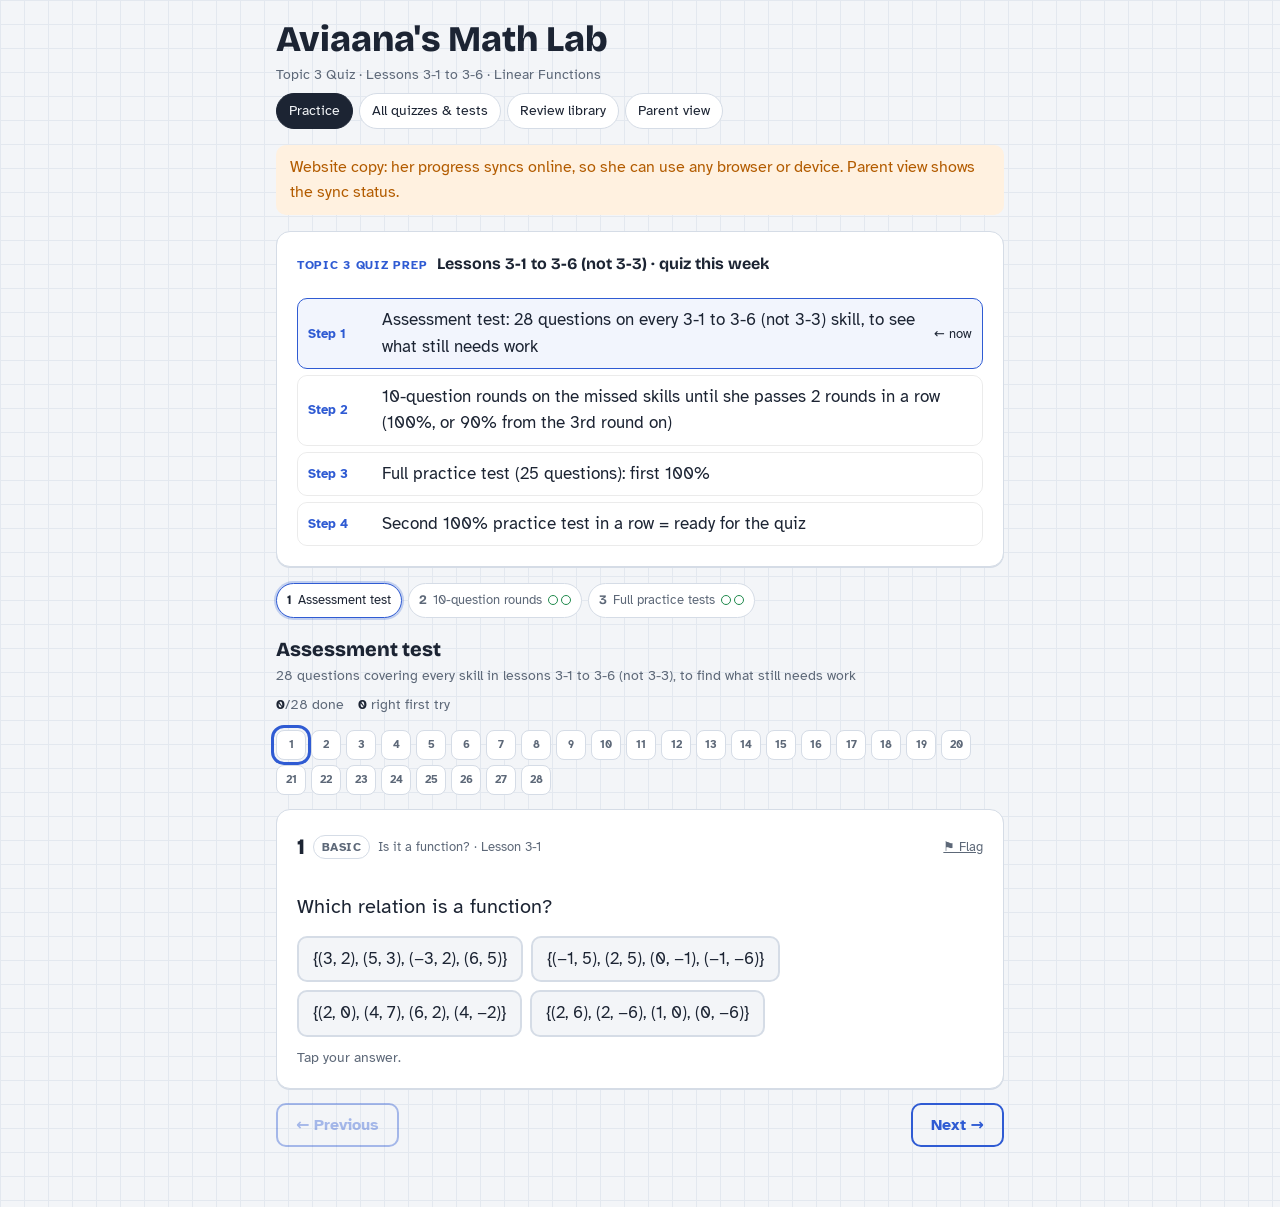
<file: index.html>
<!doctype html><html><head><meta charset=utf8><meta name=viewport content="width=device-width,initial-scale=1,viewport-fit=cover"><style>:root{color-scheme:light;box-sizing:border-box;padding-top:env(safe-area-inset-top,0px);padding-bottom:env(safe-area-inset-bottom,0px)}html{scroll-padding-top:env(safe-area-inset-top,0px)}body{margin:0;padding:0;font:14px -apple-system,BlinkMacSystemFont,sans-serif;background:#fff;color:#000}img{max-width:100%}[hidden]:not([hidden=until-found i]){display:none!important}</style></head><body>
<title>Aviaana's Math Lab</title>
<meta name="claude:viewport-fit-sides" content="cover">
<link rel="preconnect" href="https://fonts.googleapis.com">
<link rel="stylesheet" href="https://fonts.googleapis.com/css2?family=Atkinson+Hyperlegible:ital,wght@0,400;0,700;1,400&family=Bricolage+Grotesque:opsz,wght@12..96,600;12..96,800&display=swap">
<style>
.prephead{display:flex;gap:10px;align-items:baseline;flex-wrap:wrap;margin-bottom:8px}.prephead .tname{font-weight:700;font-size:16px}.plan{margin:0;padding:0;list-style:none;display:flex;flex-direction:column;gap:6px}.plan li{display:grid;grid-template-columns:64px 1fr auto;gap:10px;align-items:center;padding:8px 10px;border-radius:10px;border:1px solid rgba(0,0,0,.08)}.plan li.now{border-color:#2f5bd3;background:rgba(47,91,211,.06)}.plan li.done{opacity:.7}.plan li.done .pact{color:#1f7a3a;font-weight:600}.pday{font-weight:700;font-size:13px;color:#2f5bd3}.pact{font-size:13px;white-space:nowrap}
.frac{display:inline-flex;flex-direction:column;vertical-align:middle;text-align:center;line-height:1.15;margin:0 4px;font-size:1.05em}.frac>span:first-child{border-bottom:1.5px solid currentColor;padding:0 4px}
/* Layout: one question card at a time on a faint graph-paper ground; a dot strip tracks progress; guided steps unfold under the card. */
:root{
  --bg:#f3f5f8; --grid:#e3e8ef; --card:#ffffff; --fg:#1c2433; --muted:#5d6878;
  --line:#d5dce6; --accent:#2f5bd3; --accent-ink:#ffffff; --step:#fff7e6; --step-line:#f0c46a;
  --good:#1f8a4c; --good-bg:#e5f5ec; --warn:#b35c00; --warn-bg:#fff1e0; --bad:#c23a3a; --bad-bg:#fdeaea;
  --font-display:"Bricolage Grotesque", "Segoe UI", system-ui, sans-serif;
  --font-body:"Atkinson Hyperlegible", "Segoe UI", system-ui, sans-serif;
}
@media (prefers-color-scheme: dark){:root:not([data-theme="light"]){
  --bg:#121722; --grid:#1b2230; --card:#1a2130; --fg:#e8edf5; --muted:#9aa6b8;
  --line:#2c3547; --accent:#7ea2ff; --accent-ink:#0d1320; --step:#2a2416; --step-line:#8a6a2a;
  --good:#5fd394; --good-bg:#16301f; --warn:#ffb25e; --warn-bg:#33240f; --bad:#ff8a8a; --bad-bg:#3a1a1a; color-scheme:dark}}
:root[data-theme="dark"]{
  --bg:#121722; --grid:#1b2230; --card:#1a2130; --fg:#e8edf5; --muted:#9aa6b8;
  --line:#2c3547; --accent:#7ea2ff; --accent-ink:#0d1320; --step:#2a2416; --step-line:#8a6a2a;
  --good:#5fd394; --good-bg:#16301f; --warn:#ffb25e; --warn-bg:#33240f; --bad:#ff8a8a; --bad-bg:#3a1a1a; color-scheme:dark}
*{box-sizing:border-box}
[hidden]{display:none!important}
body{background:var(--bg);color:var(--fg);font-family:var(--font-body);font-size:17px;line-height:1.55;
  background-image:linear-gradient(var(--grid) 1px,transparent 1px),linear-gradient(90deg,var(--grid) 1px,transparent 1px);background-size:24px 24px}
.wrap{max-width:760px;margin:0 auto;padding-block:20px 60px;padding-left:max(16px,env(safe-area-inset-left,0px));padding-right:max(16px,env(safe-area-inset-right,0px));display:flex;flex-direction:column;gap:16px}
header{display:flex;flex-wrap:wrap;align-items:flex-end;justify-content:space-between;gap:8px 16px}
h1{font-family:var(--font-display);font-weight:800;font-size:clamp(26px,5vw,36px);line-height:1.1;margin:0;text-wrap:balance}
.sub{color:var(--muted);font-size:14px;margin:4px 0 0}
.tabs{display:flex;gap:6px}
.tab{font:inherit;font-size:14px;border:1px solid var(--line);background:var(--card);color:var(--fg);padding:6px 12px;border-radius:999px;cursor:pointer}
.tab[aria-pressed="true"]{background:var(--fg);color:var(--bg);border-color:var(--fg)}
.score{display:flex;flex-wrap:wrap;gap:6px 14px;font-size:14px;color:var(--muted);font-variant-numeric:tabular-nums}
.score b{color:var(--fg)}
.dots{display:flex;flex-wrap:wrap;gap:5px}
.dot{width:30px;height:30px;border-radius:8px;border:1px solid var(--line);background:var(--card);color:var(--muted);font:700 11px var(--font-body);cursor:pointer;display:grid;place-items:center;padding:0}
.dot.first{background:var(--good);border-color:var(--good);color:var(--card)}
.dot.guided{background:var(--warn-bg);border-color:var(--warn);color:var(--warn)}
.dot.working{background:var(--bad-bg);border-color:var(--bad);color:var(--bad)}
.dot.cur{outline:3px solid var(--accent);outline-offset:2px}
.card{background:var(--card);border:1px solid var(--line);border-radius:14px;padding:20px;display:flex;flex-direction:column;gap:14px;box-shadow:0 1px 0 var(--line)}
.meta{display:flex;flex-wrap:wrap;gap:8px;align-items:center;font-size:13px;color:var(--muted)}
.pill{font-size:12px;font-weight:700;letter-spacing:.04em;text-transform:uppercase;padding:2px 8px;border-radius:999px;border:1px solid var(--line)}
.pill.Challenge{border-color:var(--accent);color:var(--accent)}
.pill.Word{border-color:var(--warn);color:var(--warn)}
.pill.Re-test{border-color:var(--bad);color:var(--bad)}
.qnum{font-family:var(--font-display);font-weight:800;font-size:22px;color:var(--fg)}
.q{font-size:20px;line-height:1.5;margin:0}
sup{font-size:.68em;line-height:0}
.answer{display:flex;flex-wrap:wrap;align-items:center;gap:10px}
input.in{font:inherit;font-size:20px;padding:8px 10px;border:2px solid var(--line);border-radius:10px;background:var(--bg);color:var(--fg);width:180px;max-width:100%}
input.in:focus{outline:none;border-color:var(--accent)}
input.sm{width:90px}
input.xs{width:64px;font-size:15px;padding:4px 6px;vertical-align:super}
.mathin{display:inline-flex;align-items:flex-start;gap:4px;font-size:20px}
.mathin .x{align-self:center}
.btn{font:700 16px var(--font-body);background:var(--accent);color:var(--accent-ink);border:0;border-radius:10px;padding:10px 18px;cursor:pointer}
.btn.ghost{background:transparent;color:var(--accent);border:2px solid var(--accent)}
.btn:focus-visible,.dot:focus-visible,.tab:focus-visible,.opt:focus-visible{outline:3px solid var(--accent);outline-offset:2px}
.opts{display:flex;flex-wrap:wrap;gap:8px}
.opt{font:inherit;font-size:17px;text-align:left;border:2px solid var(--line);background:var(--bg);color:var(--fg);border-radius:10px;padding:8px 14px;cursor:pointer}
.opt:hover{border-color:var(--accent)}
.opt.used{opacity:.45;text-decoration:line-through;cursor:default;border-style:dashed}
.typed{display:inline-flex;flex-wrap:wrap;gap:6px;align-items:center}
.kpad{display:inline-flex;gap:4px}
.kb{font:700 16px var(--font-body);min-width:44px;height:44px;border:2px solid var(--line);background:var(--card);color:var(--fg);border-radius:10px;cursor:pointer}
.kb[aria-pressed="true"]{background:var(--accent);color:var(--accent-ink);border-color:var(--accent)}
input.in.supmode{border-color:var(--accent);box-shadow:0 0 0 3px color-mix(in srgb,var(--accent) 25%,transparent)}
.howto{margin:-4px 0 0;font-size:14px;color:var(--muted)}
.fb{border-radius:10px;padding:10px 14px;font-size:16px}
.fb.ok{background:var(--good-bg);color:var(--good)}
.fb.no{background:var(--bad-bg);color:var(--bad)}
.fb.tip{background:var(--warn-bg);color:var(--warn)}
.fb b{color:inherit}
.guide{border-top:2px dashed var(--line);padding-top:14px;display:flex;flex-direction:column;gap:12px}
.guide h3{font-family:var(--font-display);font-size:18px;margin:0}
.step{background:var(--step);border:1px solid var(--step-line);border-radius:12px;padding:14px;display:flex;flex-direction:column;gap:10px}
.step.done{opacity:.85}
.step .lab{font-size:12px;font-weight:700;letter-spacing:.06em;text-transform:uppercase;color:var(--muted)}
.step p{margin:0}
.teach{font-size:16px}
.ask{font-size:18px;font-weight:700}
.why{font-size:15px;color:var(--good)}
.nav{display:flex;justify-content:space-between;gap:10px;flex-wrap:wrap}
.parent table{width:100%;border-collapse:collapse;font-size:15px;font-variant-numeric:tabular-nums}
.parent th,.parent td{text-align:left;padding:8px 6px;border-bottom:1px solid var(--line);vertical-align:top}
.parent th{font-size:12px;letter-spacing:.05em;text-transform:uppercase;color:var(--muted)}
.tbl{overflow-x:auto}
.st{font-weight:700}
.st.first{color:var(--good)} .st.guided{color:var(--warn)} .st.working{color:var(--bad)} .st.new{color:var(--muted)}
.note{font-size:13px;color:var(--muted)}
@media (prefers-reduced-motion:no-preference){.step:last-child{animation:rise .25s ease-out}@keyframes rise{from{transform:translateY(6px)}to{transform:none}}}

.stages{display:flex;flex-wrap:wrap;gap:6px}
.stage{font-size:13px;padding:6px 10px;border:1px solid var(--line);border-radius:999px;background:var(--card);color:var(--muted);display:inline-flex;align-items:center;gap:6px}
.stage b{font-family:var(--font-display)}
.stage.now{border-color:var(--accent);color:var(--fg);box-shadow:0 0 0 2px color-mix(in srgb,var(--accent) 25%,transparent)}
.stage.done{color:var(--good);border-color:var(--good)}
.streak{display:inline-flex;gap:3px}.sdot{width:10px;height:10px;border-radius:50%;border:1.5px solid var(--good)}.sdot.on{background:var(--good)}
.rhead{display:flex;flex-wrap:wrap;justify-content:space-between;align-items:flex-end;gap:8px 16px}
.rtitle{font-family:var(--font-display);font-weight:800;font-size:20px;margin:0}
.rsub{font-size:14px;color:var(--muted)}
.rnums{display:flex;flex-wrap:wrap;gap:4px 14px;font-size:14px;color:var(--muted);font-variant-numeric:tabular-nums}.rnums b{color:var(--fg)}
.timer{font-weight:700;color:var(--fg)}.timer.over{color:var(--bad)}
.dot.sum{width:auto;padding:0 10px}
.opt.plan{font-size:16px}
.decided{margin:0;font-weight:700;color:var(--good)}
.whylab{font-weight:700;color:var(--fg)}
.sumtop{display:flex;gap:16px;align-items:center;flex-wrap:wrap}
.big{font-family:var(--font-display);font-weight:800;font-size:48px;line-height:1;font-variant-numeric:tabular-nums}.big span{font-size:24px;color:var(--muted)}
.actions{display:flex;flex-wrap:wrap;gap:10px}
.linkbtn{font:inherit;background:none;border:0;color:var(--accent);text-decoration:underline;cursor:pointer;padding:0}
.btn:disabled{opacity:.4;cursor:default}
.fb.mastered{font-size:18px}
.card table{width:100%;border-collapse:collapse;font-size:15px;font-variant-numeric:tabular-nums}
.card th,.card td{text-align:left;padding:7px 6px;border-bottom:1px solid var(--line);vertical-align:top}
.card th{font-size:12px;letter-spacing:.05em;text-transform:uppercase;color:var(--muted)}
.col{display:flex;flex-direction:column;gap:14px}

.topic{border-top:1px solid var(--line);padding-top:14px;display:flex;flex-direction:column;gap:8px}
.thead{display:flex;flex-wrap:wrap;gap:6px 10px;align-items:baseline}
.tnum{font-size:12px;font-weight:700;letter-spacing:.06em;text-transform:uppercase;color:var(--accent)}
.tname{font-family:var(--font-display);font-weight:800;font-size:18px}
details summary{cursor:pointer;color:var(--muted);font-size:14px}
.lessons{margin:6px 0 0;padding-left:18px;font-size:14px;display:grid;gap:2px}
.arow{display:grid;grid-template-columns:repeat(auto-fill,minmax(150px,1fr));gap:8px}
.acard{font:inherit;text-align:left;display:flex;flex-direction:column;gap:2px;padding:10px 12px;border:1.5px solid var(--line);border-radius:12px;background:var(--bg);color:var(--fg);cursor:pointer;min-width:0}
.acard:hover{border-color:var(--accent)}.acard.cur{border-color:var(--accent);box-shadow:0 0 0 2px color-mix(in srgb,var(--accent) 25%,transparent)}
.aname{font-weight:700}.ales{font-size:13px;color:var(--muted)}.acard .st{font-size:13px}
select.in{width:auto;max-width:100%;font-size:16px}
</style>

<style>
.opt svg{display:block;max-width:150px;height:auto;margin:0}
.opts .opt:has(svg){padding:6px}
.q table{font-size:17px}
.q svg{max-width:100%}
.q sub,.opt sub{font-size:.7em}
/* Topic 2 graphs */
.graph{display:block;width:100%;max-width:230px;height:auto}
.opt .graph{max-width:150px}
.graph .gr{stroke:currentColor;opacity:.15;stroke-width:.04}
.graph .ax{stroke:currentColor;opacity:.8;stroke-width:.07}
.graph .tk{fill:currentColor;opacity:.75;font:500 .6px sans-serif}
.graph .axl{fill:currentColor;font:italic 600 .75px sans-serif}
.graph .pl{stroke-width:.14;stroke-linecap:round;fill:none}
.graph .pl.p0{stroke:#2f5bd3}.graph .pl.p1{stroke:#c2410c;stroke-dasharray:.6 .3}.graph .pl.p2{stroke:#7c3aed;stroke-dasharray:.15 .25}.graph .pl.p3{stroke:#15803d;stroke-dasharray:1 .3 .2 .3}
.graph .lbl{font:700 .85px sans-serif;paint-order:stroke;stroke:#fff;stroke-width:.3}
.graph .lbl.p0{fill:#2f5bd3}.graph .lbl.p1{fill:#c2410c}.graph .lbl.p2{fill:#7c3aed}.graph .lbl.p3{fill:#15803d}
.fig{max-width:300px;margin:6px 0}
.m{font-family:ui-monospace,Consolas,monospace;white-space:nowrap}
/* Review library */
#review .topic{margin-top:14px}
#review td{vertical-align:top}
.btn.sm{padding:6px 12px;font-size:14px}
.btn.ghost.on{background:var(--accent);color:var(--accent-ink)}
.sform{display:grid;grid-template-columns:repeat(2,minmax(0,1fr));gap:10px;margin-top:10px}
.sform label{display:flex;flex-direction:column;gap:4px;font-size:14px;color:var(--muted)}
.sform .wide{grid-column:1/-1}
.sform .in{font-size:16px}
@media (max-width:560px){.sform{grid-template-columns:1fr}}
.addschool summary{list-style:none;display:inline-block;cursor:pointer}
.addschool summary::-webkit-details-marker{display:none}
.flab{font-size:14px;color:var(--muted)}
.lsets{display:flex;flex-wrap:wrap;gap:8px;margin-top:4px}
.lset{border:1px solid var(--line);border-radius:10px;padding:4px 8px;display:flex;flex-wrap:wrap;gap:4px 10px;margin:0}
.lset legend{font-size:12px;color:var(--muted);padding:0 4px}
.lchk{flex-direction:row!important;align-items:center;gap:4px!important;color:var(--fg)!important}
.slist{display:grid;gap:10px;margin-top:12px}
.scard{border:1.5px solid var(--line);border-radius:12px;padding:10px 12px;display:grid;gap:6px;background:var(--bg)}
.shead{display:flex;flex-wrap:wrap;gap:8px;align-items:baseline}
.sscore{font-family:var(--font-display);font-weight:800}
.snotes{margin:0;white-space:pre-wrap}
.sfiles{display:flex;flex-wrap:wrap;gap:8px}
.sfiles img{height:110px;border-radius:8px;border:1px solid var(--line);object-fit:cover}
.fpdf{padding:8px 10px;border:1px solid var(--line);border-radius:8px}
.flagbtn{margin-left:auto;font-size:13px;color:var(--muted)}
.meta{display:flex;flex-wrap:wrap;gap:8px;align-items:center}
</style>
<div class="wrap">
  <header>
    <div>
      <h1>Aviaana's Math Lab</h1>
      <p class="sub" id="weekTitle"></p>
    </div>
    <div class="tabs">
      <button class="tab" id="tabPractice" aria-pressed="true">Practice</button>
      <button class="tab" id="tabCourse" aria-pressed="false">All quizzes &amp; tests</button>
      <button class="tab" id="tabReview" aria-pressed="false">Review library</button>
      <button class="tab" id="tabParent" aria-pressed="false">Parent view</button>
    </div>
  </header>
  <div class="fb tip" id="webnote" hidden>Website copy: her progress syncs online, so she can use any browser or device. Parent view shows the sync status.</div>
  <div class="card prep" id="prep" hidden></div>
  <div class="stages" id="stages"></div>
  <div id="practice" class="col">
    <div class="rhead" id="rhead"></div>
    <div class="dots" id="dots"></div>
    <div class="card" id="card"></div>
    <div class="nav" id="nav">
      <button class="btn ghost" id="prev">← Previous</button>
      <button class="btn ghost" id="next">Next →</button>
    </div>
  </div>
  <div id="course" class="card" hidden></div>
  <div id="review" class="card" hidden></div>
  <div id="parent" class="card parent" hidden></div>
</div>

<script>
function rng(seed){let a=seed>>>0;return()=>{a|=0;a=a+0x6D2B79F5|0;let t=Math.imul(a^a>>>15,1|a);t=t+Math.imul(t^t>>>7,61|t)^t;return((t^t>>>14)>>>0)/4294967296}}
function hash(s){let h=2166136261;for(const c of String(s)){h^=c.charCodeAt(0);h=Math.imul(h,16777619)}return h>>>0}
const pick=(r,a)=>a[Math.floor(r()*a.length)];
const int=(r,lo,hi)=>lo+Math.floor(r()*(hi-lo+1));
function shuffle(r,a){a=a.slice();for(let i=a.length-1;i>0;i--){const j=Math.floor(r()*(i+1));[a[i],a[j]]=[a[j],a[i]]}return a}
const RD=x=>Math.round(x*1e9)/1e9;
function fmt(x){x=RD(x);const ax=Math.abs(x);let s=Number.isInteger(ax)&&ax>=1000?ax.toLocaleString("en-US"):String(ax);if(/e/i.test(s))s=ax.toFixed(14).replace(/0+$/,"");return(x<0?"−":"")+s}
const fE=e=>typeof e==="number"?(e<0?"−"+(-e):String(e)):e;
const fP=n=>n<0?`(${fmt(n)})`:fmt(n);
const pw=(b,e)=>`${typeof b==="number"?fmt(b):b}<sup>${fE(e)}</sup>`;
const sn=(c,e)=>`${fmt(c)} × 10<sup>${fE(e)}</sup>`;
const plain=h=>String(h).replace(/<sup>/g,"^").replace(/<[^>]+>/g,"").replace(/\s+/g," ").trim();
const gcd=(a,b)=>b?gcd(b,a%b):Math.abs(a);
function mc(r,good,bad){const seen=new Set([plain(good)]);const items=[[good,null]];
  for(const [t,w] of bad){const k=plain(t);if(seen.has(k))continue;seen.add(k);items.push([t,w]);if(items.length===4)break}
  const sh=shuffle(r,items);return{opts:sh.map(x=>x[0]),ww:sh.map(x=>x[1]),ans:sh.findIndex(x=>x[1]===null)}}
function stp(r,o){const m=mc(r,o.good,o.bad);return{p:o.p,po:m.opts,pw:m.ww,pa:m.ans,t:o.t||"",a:o.a||null,kind:o.kind||"num",ans:o.ans,opts:o.opts,h:o.h||"Check your arithmetic, especially the signs.",tol:o.tol}}
function item(skill,lvl,q,good,bad,steps,r){const m=mc(r,good,bad);return{skill,lvl,q,opts:m.opts,ww:m.ww,ans:m.ans,steps}}
const ord=n=>n+(n%10===1&&n!==11?"st":n%10===2&&n!==12?"nd":n%10===3&&n!==13?"rd":"th");
function bigDigits(ds,e){return Number(ds.padEnd(e+1,"0")).toLocaleString("en-US")}
function smallDigits(ds,e){return "0."+"0".repeat(-e-1)+ds}
const cDigits=c=>String(c).replace(".","").replace(/^0+/,"");

// ===== Aviaana · enVision Algebra 1 · Topic 3 Linear Functions (3-1, 3-2, 3-4, 3-5, 3-6) =====
// ----- number + text helpers -----
function frc(n,d=1){if(d<0){n=-n;d=-d}const g=gcd(n,d)||1;return[n/g,d/g]}
function fs(n,d=1){[n,d]=frc(n,d);return(n<0?"−":"")+(d===1?Math.abs(n):Math.abs(n)+"/"+d)}
const fv=(m)=>m[0]/m[1];
// coefficient on x: m = [n,d]
function cx(m,v="x"){const [n,d]=frc(m[0],m[1]);if(n===0)return"";if(d===1)return n===1?v:n===-1?"−"+v:fmt(n)+v;return(n<0?"−":"")+`(${Math.abs(n)}/${d})${v}`}
// "f(x) = 2x − 3" style. m,b are [n,d] or numbers
const R2=v=>Array.isArray(v)?v:[v,1];
function lin(m,b,lhs="y",v="x"){m=R2(m);b=R2(b);const [bn,bd]=frc(b[0],b[1]);let s=lhs+" = ";const t=cx(m,v);
  if(t){s+=t;if(bn!==0)s+=(bn>0?" + ":" − ")+fs(Math.abs(bn),bd)}else s+=fs(bn,bd);return s}
// decimal version: y = 3.2x + 14
function linD(m,b,lhs="y",v="x"){let s=lhs+" = ";s+=(m===1?"":m===-1?"−":fmt(m))+v;if(b!==0)s+=(b>0?" + ":" − ")+fmt(Math.abs(b));return s}
const P=(x,y)=>`(${fmt(x)}, ${fmt(y)})`;
const setS=a=>`{${a.join(", ")}}`;
const pairsS=ps=>`{${ps.map(p=>P(p[0],p[1])).join(", ")}}`;
const sub=s=>`<sub>${s}</sub>`;
const an=k=>`a${sub(k)}`;
// explicit formula text: a_n = a1 + d(n − 1)
const expl=(a1,d)=>`${an("n")} = ${fmt(a1)} ${d<0?"−":"+"} ${fmt(Math.abs(d))}(n − 1)`;
const recu=(a1,d)=>`${an(1)} = ${fmt(a1)}; ${an("n")} = ${an("n−1")} ${d<0?"−":"+"} ${fmt(Math.abs(d))}`;
const seqS=(a1,d,k=4)=>Array.from({length:k},(_,i)=>fmt(RD(a1+i*d))).join(", ")+", …";
const nz=(r,a,b)=>{let v;do{v=int(r,a,b)}while(v===0);return v};
const sgn=r=>r()<0.5?-1:1;
const $$=x=>"$"+(Number.isInteger(RD(x))?fmt(x):RD(x).toFixed(2));

// ----- SVG helpers (currentColor so they follow the page theme) -----
const SVGS=(w,h,label)=>`<svg viewBox="0 0 ${w} ${h}" width="${w}" style="max-width:100%;display:block;margin:6px auto" role="img" aria-label="${label}">`;
function clip(m,b,R){const pts=[];for(const x of [-R,R]){const y=m*x+b;if(y>=-R-1e-9&&y<=R+1e-9)pts.push([x,y])}
  if(m!==0)for(const y of [-R,R]){const x=(y-b)/m;if(x>=-R-1e-9&&x<=R+1e-9)pts.push([x,y])}
  pts.sort((p,q)=>p[0]-q[0]||p[1]-q[1]);return pts.length>=2?[pts[0],pts[pts.length-1]]:null}
// coordinate plane −R..R. items: {pts}, {line:[m,b]}, {vline:x}, {seg:[[x1,y1],[x2,y2]],open:[bool,bool]}, {path:[[x,y],...]}
function plane(items,o={}){const R=o.R||6,w=o.w||230,S=w/(2*R+1.4),C=w/2,X=x=>RD(C+x*S),Y=y=>RD(C-y*S);
  let s=SVGS(w,w,o.label||"graph on a coordinate plane")+`<g stroke="currentColor" stroke-width="1" opacity=".16">`;
  for(let i=-R;i<=R;i++)s+=`<path d="M${X(i)} ${Y(-R)}V${Y(R)}M${X(-R)} ${Y(i)}H${X(R)}"/>`;
  s+=`</g><g stroke="currentColor" stroke-width="1.4" opacity=".75"><path d="M${X(-R-.5)} ${Y(0)}H${X(R+.5)}M${X(0)} ${Y(-R-.5)}V${Y(R+.5)}"/></g>`;
  s+=`<g fill="currentColor" font-size="${o.fs||9}" opacity=".8">`;for(const t of (o.ticks||[-4,-2,2,4]))s+=`<text x="${X(t)}" y="${Y(0)+11}" text-anchor="middle">${fmt(t)}</text><text x="${X(0)-4}" y="${Y(t)+3}" text-anchor="end">${fmt(t)}</text>`;
  s+=`<text x="${X(R+.15)}" y="${Y(0)-5}" font-style="italic" text-anchor="middle">x</text><text x="${X(0)+4}" y="${Y(R+.3)}" font-style="italic">y</text></g>`;
  for(const it of items){
    if(it.line){const c=clip(it.line[0],it.line[1],R);if(c)s+=`<path d="M${X(c[0][0])} ${Y(c[0][1])}L${X(c[1][0])} ${Y(c[1][1])}" stroke="currentColor" stroke-width="2.4"/>`}
    if(it.vline!=null)s+=`<path d="M${X(it.vline)} ${Y(-R)}V${Y(R)}" stroke="currentColor" stroke-width="2.4"/>`;
    if(it.path)s+=`<path d="M${it.path.map(p=>X(p[0])+" "+Y(p[1])).join("L")}" stroke="currentColor" stroke-width="2.4" fill="none" stroke-linejoin="round"/>`;
    if(it.seg){const [[a,b],[c,d]]=it.seg,op=it.open||[0,0];s+=`<path d="M${X(a)} ${Y(b)}L${X(c)} ${Y(d)}" stroke="currentColor" stroke-width="2.4"/>`;
      [[a,b,op[0]],[c,d,op[1]]].forEach(([x,y,o2])=>s+=`<circle cx="${X(x)}" cy="${Y(y)}" r="4" stroke="currentColor" stroke-width="2" fill="${o2?"var(--card,#fff)":"currentColor"}"/>`)}
    if(it.pts)for(const [x,y] of it.pts)s+=`<circle cx="${X(x)}" cy="${Y(y)}" r="4" fill="currentColor"/>`;
    if(it.lab)for(const [x,y,t] of it.lab)s+=`<text x="${X(x)+6}" y="${Y(y)-6}" font-size="10" fill="currentColor">${t}</text>`;
  }
  return s+`</svg>`}
function niceStep(max){for(const s of [1,2,5,10,20,25,50,100,200,250,500,1000])if(max/s<=6)return s;return 2000}
// first-quadrant scatter plot. o: {xmax,ymax,xl,yl,line:[m,b],mark:[[x,y]],w,h,dots}
function scat(pts,o){const w=o.w||290,h=o.h||220,L=40,B=h-34,T=12,Rr=w-12,xs=niceStep(o.xmax),ys=niceStep(o.ymax),xm=Math.ceil(o.xmax/xs)*xs,ym=Math.ceil(o.ymax/ys)*ys;
  const X=x=>RD(L+x/xm*(Rr-L)),Y=y=>RD(B-y/ym*(B-T));
  let s=SVGS(w,h,o.label||"scatter plot")+`<g stroke="currentColor" opacity=".15">`;
  for(let x=xs;x<=xm;x+=xs)s+=`<path d="M${X(x)} ${T}V${B}"/>`;for(let y=ys;y<=ym;y+=ys)s+=`<path d="M${L} ${Y(y)}H${Rr}"/>`;
  s+=`</g><path d="M${L} ${T}V${B}H${Rr}" stroke="currentColor" stroke-width="1.4" fill="none" opacity=".8"/><g fill="currentColor" font-size="10" opacity=".85">`;
  for(let x=0;x<=xm;x+=xs)s+=`<text x="${X(x)}" y="${B+13}" text-anchor="middle">${fmt(x)}</text>`;for(let y=0;y<=ym;y+=ys)s+=`<text x="${L-5}" y="${Y(y)+3}" text-anchor="end">${fmt(y)}</text>`;
  s+=`<text x="${(L+Rr)/2}" y="${h-4}" text-anchor="middle" font-size="11">${o.xl||"x"}</text><text x="11" y="${(T+B)/2}" text-anchor="middle" font-size="11" transform="rotate(-90 11 ${(T+B)/2})">${o.yl||"y"}</text></g>`;
  if(o.line){const [m,b]=o.line;let x1=0,y1=b,x2=xm,y2=m*xm+b;if(y1<0){x1=-b/m;y1=0}if(y1>ym){x1=(ym-b)/m;y1=ym}if(y2>ym){x2=(ym-b)/m;y2=ym}if(y2<0){x2=-b/m;y2=0}
    s+=`<path d="M${X(x1)} ${Y(y1)}L${X(x2)} ${Y(y2)}" stroke="currentColor" stroke-width="2" stroke-dasharray="6 4"/>`}
  for(const [x,y] of pts)s+=`<circle cx="${X(x)}" cy="${Y(y)}" r="${o.r||3.6}" fill="currentColor" opacity=".85"/>`;
  if(o.mark)for(const [x,y] of o.mark)s+=`<circle cx="${X(x)}" cy="${Y(y)}" r="6" fill="none" stroke="currentColor" stroke-width="2"/><text x="${X(x)+8}" y="${Y(y)-8}" font-size="10" fill="currentColor">${P(x,y)}</text>`;
  return s+`</svg>`}
// residual plot: pts [[x,e]]
function rplot(pts,o={}){const w=o.w||230,h=o.h||150,L=26,Rr=w-8,T=10,B=h-22,xm=o.xmax||10,E=o.E||Math.max(1,...pts.map(p=>Math.abs(p[1])))*1.2,X=x=>RD(L+x/xm*(Rr-L)),Y=e=>RD((T+B)/2-e/E*(B-T)/2);
  let s=SVGS(w,h,"residual plot")+`<path d="M${L} ${T}V${B}" stroke="currentColor" opacity=".8" fill="none"/><path d="M${L} ${Y(0)}H${Rr}" stroke="currentColor" stroke-dasharray="5 4" opacity=".8"/>`;
  s+=`<g fill="currentColor" font-size="9" opacity=".85"><text x="${L-4}" y="${Y(0)+3}" text-anchor="end">0</text><text x="${(L+Rr)/2}" y="${h-5}" text-anchor="middle">x</text><text x="${L-4}" y="${T+8}" text-anchor="end">+</text><text x="${L-4}" y="${B}" text-anchor="end">−</text></g>`;
  for(const [x,e] of pts)s+=`<circle cx="${X(x)}" cy="${Y(e)}" r="3.4" fill="currentColor"/>`;return s+`</svg>`}
// mapping diagram
function mapping(pairs){const dom=[...new Set(pairs.map(p=>p[0]))].sort((a,b)=>a-b),ran=[...new Set(pairs.map(p=>p[1]))].sort((a,b)=>a-b);const n=Math.max(dom.length,ran.length),h=40+n*30,w=240;
  const Yd=i=>RD(32+(i+.5)*(h-44)/dom.length),Yr=i=>RD(32+(i+.5)*(h-44)/ran.length);
  let s=SVGS(w,h,"mapping diagram")+`<g fill="none" stroke="currentColor" stroke-width="1.4"><ellipse cx="50" cy="${(h+20)/2}" rx="32" ry="${(h-30)/2}"/><ellipse cx="190" cy="${(h+20)/2}" rx="32" ry="${(h-30)/2}"/></g>`;
  s+=`<g fill="currentColor" font-size="12" text-anchor="middle"><text x="50" y="14">Input (x)</text><text x="190" y="14">Output (y)</text>`;
  dom.forEach((v,i)=>s+=`<text x="50" y="${Yd(i)+4}">${fmt(v)}</text>`);ran.forEach((v,i)=>s+=`<text x="190" y="${Yr(i)+4}">${fmt(v)}</text>`);s+=`</g><defs><marker id="ah" viewBox="0 0 10 10" refX="9" refY="5" markerWidth="7" markerHeight="7" orient="auto"><path d="M0 0L10 5L0 10z" fill="currentColor"/></marker></defs>`;
  for(const [x,y] of pairs)s+=`<path d="M66 ${Yd(dom.indexOf(x))}L172 ${Yr(ran.indexOf(y))}" stroke="currentColor" stroke-width="1.3" marker-end="url(#ah)"/>`;return s+`</svg>`}
function tbl(xl,yl,xs,ys){const c='style="border:1px solid currentColor;padding:3px 10px;text-align:center"';const cell=v=>`<td ${c}>${v==null?"?":typeof v==="number"?fmt(v):v}</td>`;
  return `<table style="border-collapse:collapse;margin:8px 0"><tr><th ${c}>${xl}</th>${xs.map(cell).join("")}</tr><tr><th ${c}>${yl}</th>${ys.map(cell).join("")}</tr></table>`}
// correlation of points
function corr(pts){const n=pts.length,mx=pts.reduce((a,p)=>a+p[0],0)/n,my=pts.reduce((a,p)=>a+p[1],0)/n;let sxy=0,sxx=0,syy=0;for(const [x,y] of pts){sxy+=(x-mx)*(y-my);sxx+=(x-mx)**2;syy+=(y-my)**2}return sxy/Math.sqrt(sxx*syy||1)}
// scatter data with a target |r| band. kind: "pos","neg","none"; strength: "strong","weak"
function makeScatter(r,kind,strength){for(let t=0;t<400;t++){const n=int(r,12,16),pts=[];const slope=kind==="none"?0:(kind==="pos"?1:-1)*(3+r()*3),base=kind==="neg"?60+r()*20:10+r()*15;
    const noise=kind==="none"?14:strength==="strong"?3:11;
    for(let i=0;i<n;i++){const x=RD(Math.round((0.5+r()*9.5)*2)/2);const y=RD(Math.round(base+slope*x+(r()*2-1)*noise*1.6));pts.push([x,Math.max(1,y)])}
    const c=corr(pts),a=Math.abs(c);const ok=kind==="none"?a<0.18:strength==="strong"?a>0.92&&Math.sign(c)===(kind==="pos"?1:-1):a>0.45&&a<0.72&&Math.sign(c)===(kind==="pos"?1:-1);
    if(ok)return{pts,c}}return null}

const G={},SK={},LESSON={},LESSON_SKILLS={},VARS={};
Object.assign(SK,{
 a1_func:"Is it a function?",a1_domran:"Domain and range",a1_dc:"Discrete or continuous",
 a2_eval:"Function notation: evaluate and solve",a2_write:"Writing a linear function",a2_word:"Linear functions in context",
 a4_seq:"Arithmetic sequences: common difference",a4_explicit:"Explicit formulas",a4_recursive:"Recursive formulas",a4_word:"Arithmetic sequence word problems",
 a5_corr:"Scatter plots: type of correlation",a5_fit:"Lines of fit: write, predict, interpret",
 a6_resid:"Residuals",a6_rplot:"Residual plots: is the line a good fit?",a6_r:"Correlation coefficient r",a6_inter:"Interpolation, extrapolation, causation"});
Object.assign(LESSON,{a1_func:"3-1",a1_domran:"3-1",a1_dc:"3-1",a2_eval:"3-2",a2_write:"3-2",a2_word:"3-2",a4_seq:"3-4",a4_explicit:"3-4",a4_recursive:"3-4",a4_word:"3-4",a5_corr:"3-5",a5_fit:"3-5",a6_resid:"3-6",a6_rplot:"3-6",a6_r:"3-6",a6_inter:"3-6"});
Object.assign(LESSON_SKILLS,{"3-1":["a1_func","a1_domran","a1_dc"],"3-2":["a2_eval","a2_write","a2_word"],"3-4":["a4_seq","a4_explicit","a4_recursive","a4_word"],"3-5":["a5_corr","a5_fit"],"3-6":["a6_resid","a6_rplot","a6_r","a6_inter"]});
Object.assign(VARS,{a1_func:["pairs","graph","table","map","notpairs"],a1_domran:["pairs","range","graph","context"],a1_dc:["kind","graph"],
 a2_eval:["eval","solve","two"],a2_write:["points","table","graph"],a2_word:["model","use","interpret","domain"],
 a4_seq:["diff","isarith","next"],a4_explicit:["formula","term","which"],a4_recursive:["write","toexplicit","torecursive"],a4_word:["nth","two","when"],
 a5_corr:["plot","context","strength"],a5_fit:["eq","predict","interpret","when"],
 a6_resid:["one","sign","most"],a6_rplot:["pick","judge"],a6_r:["value","meaning","strongest"],a6_inter:["which","cause"]});

// shared step: what makes a function
const funcPlan=r=>stp(r,{p:"What makes a relation a function?",good:"Each input (x-value) has exactly one output (y-value)",
  bad:[["Each output (y-value) is used only once","Outputs are allowed to repeat. Two different x-values can share a y-value."],["The x-values are listed in order","Order doesn't matter. Only whether an x-value is paired with two different y-values."],["All the numbers are different","Repeated y-values are fine. Only a repeated x-value with different y-values breaks a function."]],
  t:"Look for an x-value that shows up twice with two different y-values. If there is one, it's not a function."});

// ---------- 3-1 ----------
function funcSet(r,isF){for(;;){const xs=shuffle(r,[-5,-4,-3,-2,-1,0,1,2,3,4,5,6]).slice(0,4);const pts=xs.map(x=>[x,int(r,-6,8)]);
  if(isF){pts[int(r,1,3)][1]=pts[0][1];if(new Set(pts.map(p=>p[1])).size<4)return{pts:shuffle(r,pts)}}
  else{const k=int(r,1,3);pts[k][0]=pts[0][0];if(pts[k][1]!==pts[0][1])return{pts:shuffle(r,pts),rep:pts[0][0]}}}}
G.a1_func=(r,o)=>{const v=o.v||pick(r,VARS.a1_func);
  if(v==="pairs"||v==="notpairs"){const not=v==="notpairs";
    const good=funcSet(r,!not),bads=[0,1,2].map(()=>funcSet(r,not));
    const why=s=>not?`This one is a function: every x-value has just one y-value${new Set(s.pts.map(p=>p[1])).size<4?" (a repeated y-value is fine)":""}.`:`x = ${fmt(s.rep)} is paired with two different y-values, so it's not a function.`;
    return item("a1_func",not?"Challenge":"Basic",`Which relation is ${not?"<b>not</b> ":""}a function?`,pairsS(good.pts),bads.map(s=>[pairsS(s.pts),why(s)]),
      [funcPlan(r),stp(r,{p:"How do we check a list of ordered pairs quickly?",good:"Look at the first number (x) in every pair and see if any x repeats",bad:[["Look at the second number (y) in every pair","Repeated y-values don't matter."],["Add up the x-values","The total doesn't tell us anything about functions."]],
        t:not?`In ${pairsS(good.pts)}, one x-value repeats.`:`In ${pairsS(bads[0].pts)}, one x-value repeats with different y-values.`,a:not?`Which x-value repeats in ${pairsS(good.pts)}?`:`Which x-value repeats in ${pairsS(bads[0].pts)}?`,ans:not?good.rep:bads[0].rep})],r)}
  if(v==="table"||v==="map"){const isF=r()<0.5;const s=funcSet(r,isF);const pts=s.pts.slice();if(!isF)pts.sort((a,b)=>a[0]-b[0]);
    const repY=(()=>{const c={};for(const p of pts)c[p[1]]=(c[p[1]]||0)+1;const k=Object.keys(c).find(k=>c[k]>1);return k==null?null:+k})();
    const fig=v==="table"?tbl("x","y",pts.map(p=>p[0]),pts.map(p=>p[1])):mapping(pts);
    const goodT=isF?"Yes. Each x-value has exactly one y-value":`No. x = ${fmt(s.rep)} has two different y-values`;
    const bad=isF?[[repY!=null?`No. y = ${fmt(repY)} appears twice`:`No. The y-values are not in order`,repY!=null?"A repeated y-value is allowed. Check the x-values instead.":"Order doesn't matter for a function."],[`No. Some x-values are negative`,"Negative inputs are fine."],["Yes. Each y-value has exactly one x-value","That's checking backwards. A function needs each x to have one y."]]
      :[["Yes. Each y-value has exactly one x-value","That's checking backwards. A function needs each x to have one y."],["Yes. Every x-value has a y-value",`True, but x = ${fmt(s.rep)} has two of them.`],["No. The y-values repeat","Look at the x-values: one input goes to two outputs."]];
    return item("a1_func","Basic",`Is the relation ${v==="table"?"in the table":"in the mapping diagram"} a function?${fig}`,goodT,bad,
      [funcPlan(r),stp(r,{p:v==="map"?"In a mapping diagram, what shows that it's not a function?":"In a table, what shows that it's not a function?",good:v==="map"?"One input has two arrows going out of it":"The same x-value appears twice with different y-values",bad:[[v==="map"?"Two arrows point to the same output":"The same y-value appears twice","Sharing an output is fine."],["The numbers are out of order","Order doesn't matter."]],
        a:"How many different y-values does each x have at most here?",ans:isF?1:2,t:isF?"Every x-value shows up only once.":`x = ${fmt(s.rep)} shows up twice.`})],r)}
  // graph: vertical line test
  const not=r()<0.4;const m=pick(r,[2,-2,1,-1,3,-3]),b=int(r,-3,3);
  const tg=(k,svg)=>svg+`<span hidden>graph: ${k}</span>`;
  const fs_=[{t:tg("line",plane([{line:[m,b]}],{w:150})),k:"line"},{t:tg("curve",plane([{path:[[-4,4],[-2,0],[0,-2+0],[2,0],[4,4]].map(p=>[p[0],p[1]])}],{w:150})),k:"curve"},
    {t:tg("dots",plane([{pts:[[-4,1],[-2,3],[0,-1],[1,2],[3,-3],[5,0]]}],{w:150})),k:"dots"},{t:tg("zig",plane([{path:[[-5,-4],[-3,2],[0,3],[3,-1],[5,4]]}],{w:150})),k:"zig"}];
  const circ=[];for(let i=0;i<=36;i++){const a=i/36*2*Math.PI;circ.push([RD(3.5*Math.cos(a)),RD(3.5*Math.sin(a))])}
  const sp=[];for(let y=-4;y<=4;y+=0.5)sp.push([RD(y*y/3-3),y]);
  const nf=[{t:tg("vline",plane([{vline:int(r,-4,4)}],{w:150})),k:"vline"},{t:tg("circle",plane([{path:circ}],{w:150})),k:"circle"},{t:tg("side",plane([{path:sp}],{w:150})),k:"side"},{t:tg("dotsrep",plane([{pts:[[-4,2],[-1,4],[-1,-2],[2,1],[4,-3]]}],{w:150})),k:"dotsrep"}];
  const W={vline:"A vertical line hits this graph at infinitely many points.",circle:"A vertical line through the middle hits the circle twice.",side:"A vertical line to the right of the turn hits this graph twice.",dotsrep:"Two dots are stacked at x = −1, so a vertical line hits both.",
    line:"Every vertical line hits this line only once, so it is a function.",curve:"Every vertical line hits this curve only once, so it is a function.",dots:"No two dots share an x-value, so it is a function.",zig:"Every vertical line hits this graph only once, so it is a function."};
  const goodG=not?pick(r,nf):pick(r,fs_),badG=shuffle(r,not?fs_:nf).slice(0,3);
  return item("a1_func",not?"Challenge":"Basic",`Which graph ${not?"is <b>not</b>":"shows"} a function?`,goodG.t,badG.map(g=>[g.t,W[g.k]]),
    [stp(r,{p:"What test do we use on a graph?",good:"The vertical line test",bad:[["The horizontal line test","Horizontal lines check outputs. A function is about each input (x) having one output."],["Check if the graph goes through the origin","Many functions don't pass through (0, 0)."]],t:"Imagine sliding a vertical line across the graph. If it ever touches the graph in two or more places, one x-value has two y-values."}),
     stp(r,{p:"A vertical line touches a graph at 2 points. What does that mean?",good:"One x-value has two y-values, so it is not a function",bad:[["It is a function with two outputs","A function can only have one output per input."],["It crosses the x-axis twice","The vertical line test isn't about the x-axis."]],
       t:not?"Find the graph where some vertical line hits it twice (or more).":"Find the graph that no vertical line can hit twice.",a:"At most how many points may any vertical line touch a function's graph?",ans:1})],r)};

G.a1_domran=(r,o)=>{const v=o.v||pick(r,VARS.a1_domran);
  if(v==="pairs"||v==="range"){const rng_=v==="range";let pts;do{pts=shuffle(r,[-4,-3,-2,-1,0,1,2,3,5,6]).slice(0,4).map(x=>[x,int(r,-5,9)])}while(new Set(pts.map(p=>p[1])).size<3);
    if(r()<0.6)pts[3][1]=pts[1][1];
    const D=[...new Set(pts.map(p=>p[0]))].sort((a,b)=>a-b).map(fmt),Rg=[...new Set(pts.map(p=>p[1]))].sort((a,b)=>a-b).map(fmt);
    const all=[...new Set(pts.flat())].sort((a,b)=>a-b).map(fmt);
    const good=setS(rng_?Rg:D),other=setS(rng_?D:Rg);
    const bad=[[other,rng_?"That's the domain (the x-values). The range is the y-values.":"That's the range (the y-values). The domain is the x-values."],[setS(all),"That mixes x- and y-values. Use only one coordinate."]];
    const lst=pts.map(p=>fmt(rng_?p[1]:p[0]));if(new Set(lst).size<lst.length)bad.push([setS(lst),"List each value only once in a set."]);
    bad.push([setS((rng_?D:Rg).map((x,i)=>x)).replace(/^\{/,"{0, "),"Only use the numbers that appear in the pairs."]);
    return item("a1_domran","Basic",`What is the ${rng_?"range":"domain"} of the relation ${pairsS(pts)}?`,good,bad,
      [stp(r,{p:`What is the ${rng_?"range":"domain"}?`,good:rng_?"The set of all outputs (y-values)":"The set of all inputs (x-values)",bad:[[rng_?"The set of all inputs (x-values)":"The set of all outputs (y-values)",rng_?"Inputs are the domain.":"Outputs are the range."],["Every number in the pairs","Use only one coordinate."]],t:`Take the ${rng_?"second":"first"} number of each pair, list each value once, from least to greatest.`,a:`How many different ${rng_?"y":"x"}-values are there?`,ans:(rng_?Rg:D).length})],r)}
  if(v==="graph"){let x1,x2,y1,y2;do{x1=int(r,-5,0);x2=int(r,1,5);y1=int(r,-5,5);y2=int(r,-5,5)}while(y1===y2||x2-x1<3);
    const open=r()<0.5?[0,0]:[0,1];const askR=r()<0.4;const lo=Math.min(y1,y2),hi=Math.max(y1,y2);
    const sym=o2=>o2?"<":"≤";
    let good,bad;
    if(!askR){good=`${fmt(x1)} ${sym(open[0])} x ${sym(open[1])} ${fmt(x2)}`;bad=[[`${fmt(lo)} ≤ x ≤ ${fmt(hi)}`,"Those are the y-values of the endpoints. The domain reads across the x-axis."],[`${fmt(x1)} ${sym(!open[0])} x ${sym(!open[1])} ${fmt(x2)}`,"A closed (filled) dot includes the endpoint (≤). An open dot does not (<)."],[`${fmt(lo)} ≤ y ≤ ${fmt(hi)}`,"That's the range, the y-values."]]}
    else{const yo=y1<y2?[open[0],open[1]]:[open[1],open[0]];good=`${fmt(lo)} ${sym(yo[0])} y ${sym(yo[1])} ${fmt(hi)}`;bad=[[`${fmt(x1)} ${sym(open[0])} x ${sym(open[1])} ${fmt(x2)}`,"That's the domain, the x-values. The range reads up the y-axis."],[`${fmt(lo)} ${sym(!yo[0])} y ${sym(!yo[1])} ${fmt(hi)}`,"A closed (filled) dot includes the endpoint (≤). An open dot does not (<)."],[`${fmt(Math.min(y1,y2)-1)} ≤ y ≤ ${fmt(hi)}`,"Read the lowest point of the graph exactly."]]}
    return item("a1_domran",open[1]?"Challenge":"Basic",`What is the ${askR?"range":"domain"} of the function graphed below?${plane([{seg:[[x1,y1],[x2,y2]],open}],{label:"line segment graph"})}`,good,bad,
      [stp(r,{p:`How do we read the ${askR?"range":"domain"} from a graph?`,good:askR?"Look at how low and how high the graph goes (y-values)":"Look at how far left and right the graph goes (x-values)",bad:[[askR?"Look at how far left and right it goes":"Look at how low and how high it goes",askR?"Left to right is the domain.":"Up and down is the range."],["Find where it crosses the axes","Intercepts don't give the whole set of values."]],
        a:askR?"What is the lowest y-value of the graph?":"What is the x-value of the left endpoint?",ans:askR?lo:x1}),
       stp(r,{p:"The dot at an end is open (hollow). What does that mean?",good:"That endpoint is not included, so use < instead of ≤",bad:[["That endpoint is included, so use ≤","A filled dot is included. A hollow dot is left out."],["The graph keeps going forever","An arrow means it keeps going. A dot means it stops."]],t:open[1]?"The right end of this graph has an open dot.":"Both dots here are filled, so both endpoints are included (≤)."})],r)}
  // context: reasonable domain
  if(r()<0.5){const c=pick(r,[["movie tickets",8,"t","c(t) = 8t","tickets"],["bracelets",6,"b","c(b) = 6b","bracelets"],["notebooks",3,"n","c(n) = 3n","notebooks"],["songs",2,"s","c(s) = 2s","songs"]]);
    const k=int(r,4,6),M=c[1]*k;const D=setS(Array.from({length:k+1},(_,i)=>i));
    return item("a1_domran","Word",`Each of the ${c[0]} costs $${c[1]}. Ava has $${M} to spend. The function ${c[3]} gives the cost of ${c[2]} ${c[4]}. What is a reasonable domain?`,D,
      [[`0 ≤ ${c[2]} ≤ ${k}`,`She can't buy part of one, so the domain is only whole numbers.`],[setS(Array.from({length:k+1},(_,i)=>i*c[1])),"Those are the costs. That's the range."],[`0 ≤ ${c[2]} ≤ ${M}`,`${M} is the most she can spend (an output), not how many she can buy.`],["All real numbers","She can't buy a negative number or a fraction of one."]],
      [stp(r,{p:`What can ${c[2]} (the number of ${c[4]}) be?`,good:"Only whole numbers, from 0 up to what she can afford",bad:[["Any number, including fractions","You can't buy half of one."],["Any amount from 0 to the money she has","That mixes up the money (output) with how many (input)."]],t:"Counting items makes a discrete domain: a list of whole numbers.",a:`How many can she buy with $${M}?`,ans:k})],r)}
  const c=pick(r,[["A pool is being filled at","gallons per minute","holds",g=>g,"t","minutes"],["A tank is filled with water at","liters per minute","holds",g=>g,"t","minutes"]]);
  const rate=pick(r,[10,12,15,20,25]),T=int(r,20,45),cap=rate*T;
  return item("a1_domran","Word",`${c[0]} ${rate} ${c[1]} and ${c[2]} ${cap} ${c[1].split(" ")[0]} when full. The function w(t) = ${rate}t gives the amount of water after t minutes, until it is full. What is a reasonable domain?`,`0 ≤ t ≤ ${T}`,
    [[`{0, 1, 2, …, ${T}}`,"Time keeps flowing between whole minutes, so the domain is continuous (an interval)."],[`0 ≤ t ≤ ${cap}`,`${cap} is the amount of water, the range. Find how many minutes it takes.`],["t ≥ 0","The filling stops when the pool is full."],[`0 ≤ w ≤ ${cap}`,"That's the range of w, not the domain."]],
    [stp(r,{p:"The domain is the possible values of which variable?",good:"t, the time in minutes",bad:[["w, the water","w is the output. Its values are the range."],[`${rate}, the rate`,"The rate is a constant, not a variable."]],t:"Time can be any value, including parts of a minute, from the start until it is full.",a:`How many minutes until it is full? ${cap} ÷ ${rate} = ?`,ans:T})],r)};

G.a1_dc=(r,o)=>{const v=o.v||pick(r,VARS.a1_dc);
  const C=[["the number of cars washed and the money earned",0],["the number of tickets sold and the total sales",0],["the number of students and the number of buses needed",0],["the number of pizzas ordered and the cost",0],
    ["the time a candle burns and its height",1],["the distance driven and the gas used",1],["the time since a bath started draining and the water left",1],["the weight of apples bought and their cost",1]];
  if(v==="graph"){const dots=r()<0.5;const m=pick(r,[1,2,-1]),b=dots?(m<0?5:0):int(r,-2,2);const pts=[];for(let x=0;x<=5;x++){const y=m*x+b;if(y>=-6&&y<=6)pts.push([x,y])}
    const fig=dots?plane([{pts}]):plane([{seg:[[0,b],[5,m*5+b]],open:[0,0]}]);
    const good=dots?"Discrete. The graph is separate points":"Continuous. The graph is an unbroken line segment";
    return item("a1_dc","Basic",`Is the function graphed below discrete or continuous?${fig}`,good,
      [[dots?"Continuous. The points line up":"Discrete. The graph has two endpoints",dots?"Points that line up are still separate, so it's discrete.":"Endpoints don't make it discrete. It's one unbroken piece."],[dots?"Continuous. It has a constant rate of change":"Discrete. It doesn't go on forever","The rate of change doesn't decide it. Look at whether the graph has gaps."],["Neither. It isn't a function","It passes the vertical line test, so it's a function."]],
      [stp(r,{p:"What is the difference between discrete and continuous?",good:"Discrete is separate points. Continuous is an unbroken line or curve",bad:[["Discrete is a straight line. Continuous is curved","Both kinds can be straight."],["Discrete goes up. Continuous goes down","Direction doesn't matter."]],a:"Does the graph have gaps between its points? (1 = yes, 0 = no)",ans:dots?1:0})],r)}
  const [txt,cont]=pick(r,C);
  return item("a1_dc","Word",`A function relates ${txt}. Is it discrete or continuous?`,cont?"Continuous. The input can be any value in an interval":"Discrete. The input can only be whole numbers",
    [[cont?"Discrete. The input can only be whole numbers":"Continuous. The input can be any value in an interval",cont?"Time, distance and weight can be measured in parts (like 2.5), so they're continuous.":"You can't have part of one, so the inputs are separate whole numbers."],[cont?"Discrete. It has a starting value":"Continuous. The money can be any amount","Look at the input (the first quantity), not the output."],["It is not a function","Each input gives one output, so it is a function."]],
    [stp(r,{p:"Which quantity is the input?",good:"The first one named: "+txt.split(" and ")[0],bad:[["The second one named: "+txt.split(" and ")[1],"The first quantity is what we choose. The second depends on it."],["Whichever number is bigger","Input and output depend on meaning, not size."]],t:"Ask: can the input be a fraction, like 2.5? If yes, it's continuous. If you can only count it, it's discrete."})],r)};

// ---------- 3-2 ----------
function pickMB(r,frac){const m=frac?pick(r,[[1,2],[-1,2],[3,2],[-3,2],[2,3],[-2,3],[3,4],[-3,4]]):[nz(r,-6,6),1];const b=[int(r,-9,9),1];return{m,b}}
G.a2_eval=(r,o)=>{const v=o.v||pick(r,VARS.a2_eval);const fn=pick(r,["f","g","h"]);
  if(v==="eval"){const frac=r()<0.35,{m,b}=pickMB(r,frac);const a=frac?m[1]*nz(r,-3,3):nz(r,-6,6);const mv=fv(m),ans=RD(mv*a+b[0]);
    const bad=[[fmt(RD(mv*-a+b[0])),`Plug in ${fmt(a)} carefully: ${fmt(a)} is ${a<0?"negative":"positive"}.`],[fmt(RD(mv*a-b[0])),`Keep the sign of ${fmt(b[0])}: it's added as ${fmt(b[0])}.`],[fmt(RD(mv+a+b[0])),"m times x means multiply, not add."],[fmt(RD((a-b[0])/mv)),`That solves ${fn}(x) = ${fmt(a)}. ${fn}(${fmt(a)}) means x = ${fmt(a)}.`]];
    return item("a2_eval","Basic",`${lin(m,b,fn+"(x)")}. What is ${fn}(${fmt(a)})?`,fmt(ans),bad,
      [stp(r,{p:`What does ${fn}(${fmt(a)}) mean?`,good:`Replace x with ${fmt(a)} and work out the output`,bad:[[`Multiply ${fn} by ${fmt(a)}`,`${fn}(x) is the name of the function, not ${fn} times x.`],[`Set the function equal to ${fmt(a)} and solve for x`,`That finds the input that gives ${fmt(a)}. Here ${fmt(a)} is the input.`]],a:`${cx(m).replace("x","")||"1"} × (${fmt(a)}) = ?`.replace(/^−\(/,"(−").replace(/^\(/,"(").replace(/^× /,"1 × "),ans:RD(mv*a)}),
       stp(r,{p:"Now finish it. What's left?",good:`Add ${fmt(b[0])} to that product`,bad:[["Divide by the slope","There's nothing to undo. We're just working out the output."],["Stop. The product is the answer",`Don't forget the ${fmt(b[0])}.`]],a:`${fmt(RD(mv*a))} + ${b[0]<0?"("+fmt(b[0])+")":fmt(b[0])} = ?`,ans})],r)}
  if(v==="solve"){const m=[nz(r,-6,6),1],b=[int(r,-9,9),1],x=nz(r,-7,7),k=m[0]*x+b[0];
    const bad=[[fmt(m[0]*k+b[0]),`That's ${fn}(${fmt(k)}). Here ${fmt(k)} is the output, so solve for x.`],[fmt(RD((k+b[0])/m[0])),`To undo + ${fmt(b[0])}, subtract it. Watch the sign.`],[fmt(RD(k/m[0]-b[0])),"Undo the adding first, then divide."],[fmt(-x),"Check the sign when you divide."]];
    return item("a2_eval","Basic",`${lin(m,b,fn+"(x)")}. For what value of x is ${fn}(x) = ${fmt(k)}?`,fmt(x),bad,
      [stp(r,{p:`${fn}(x) = ${fmt(k)} means…`,good:`The output is ${fmt(k)}. Set ${lin(m,b,"").slice(3)} equal to ${fmt(k)} and solve`,bad:[[`Replace x with ${fmt(k)}`,`That would find ${fn}(${fmt(k)}). Here ${fmt(k)} is the output.`],[`x is ${fmt(k)}`,`${fmt(k)} is the y-value, not x.`]],a:`Undo the ${fmt(b[0])}: ${fmt(m[0])}x = ${fmt(k)} − (${fmt(b[0])}) = ?`,ans:k-b[0]}),
       stp(r,{p:"Now get x by itself. How?",good:`Divide both sides by ${fmt(m[0])}`,bad:[[`Subtract ${fmt(m[0])} from both sides`,`${fmt(m[0])}x means ${fmt(m[0])} times x, so divide.`],[`Multiply both sides by ${fmt(m[0])}`,"Multiplying makes it worse. Undo times with divide."]],a:`x = ${fmt(k-b[0])} ÷ ${m[0]<0?"("+fmt(m[0])+")":fmt(m[0])} = ?`,ans:x})],r)}
  // two: f(a) − g(a) or f(a)+f(b)
  const f1={m:[nz(r,-5,5),1],b:[int(r,-8,8),1]},g1={m:[nz(r,-5,5),1],b:[int(r,-8,8),1]};const a=nz(r,-4,4);const fa=f1.m[0]*a+f1.b[0],ga=g1.m[0]*a+g1.b[0];const ans=fa-ga;
  return item("a2_eval","Challenge",`${lin(f1.m,f1.b,"f(x)")} and ${lin(g1.m,g1.b,"g(x)")}. What is f(${fmt(a)}) − g(${fmt(a)})?`,fmt(ans),
    [[fmt(fa+ga),"The minus sign means subtract g's output."],[fmt(fa-(g1.m[0]*a-g1.b[0])),"Find g's output first, then subtract the whole thing."],[fmt(fa),"Don't forget to find g(" + fmt(a) + ") too."],[fmt(ga-fa),"Order matters: f's output minus g's output."]],
    [stp(r,{p:"What's the plan?",good:`Find f(${fmt(a)}) and g(${fmt(a)}) separately, then subtract`,bad:[["Subtract the two rules first and guess","It's safer to find each output first."],["Multiply the outputs","The question says subtract."]],a:`f(${fmt(a)}) = ?`,ans:fa}),
     stp(r,{p:"Now g. Plug in the same input?",good:`Yes. Replace x with ${fmt(a)} in g`,bad:[["No. Use the output of f as the input","That would be g(f(x)), a different question."],["No. g uses x = 0","Both functions use the same input here."]],a:`g(${fmt(a)}) = ?`,ans:ga}),
     stp(r,{p:"Last step?",good:`f(${fmt(a)}) − g(${fmt(a)})`,bad:[[`g(${fmt(a)}) − f(${fmt(a)})`,"Keep the order from the question."],["Add them","The question says minus."]],a:`${fmt(fa)} − (${fmt(ga)}) = ?`,ans})],r)};

function slopeSteps(r,x1,y1,x2,y2,m,fn="f"){return[
  stp(r,{p:"First we need the rate of change (slope). How do we find it?",good:"Change in output ÷ change in input",bad:[["Change in input ÷ change in output","Output (y) goes on top: rise over run."],["Output ÷ input for one point","Slope compares two points."]],a:`(${fmt(y2)} − ${y1<0?"("+fmt(y1)+")":fmt(y1)}) ÷ (${fmt(x2)} − ${x1<0?"("+fmt(x1)+")":fmt(x1)}) = ?`,ans:fv(m),tol:1e-6}),
  stp(r,{p:"Now the y-intercept b. How do we find it?",good:`Put one point and the slope into y = mx + b and solve for b`,bad:[[`Use the first output, ${fmt(y1)}, as b`,`b is the output when x = 0, and this point has x = ${fmt(x1)}.`],["b is always the bigger output","b is where the line crosses the y-axis (x = 0)."]],a:`${fmt(y1)} = ${fs(m[0],m[1])}(${fmt(x1)}) + b, so b = ?`,ans:RD(y1-fv(m)*x1)})]}
G.a2_write=(r,o)=>{const v=o.v||pick(r,VARS.a2_write);
  if(v==="graph"){let m,b;do{m=pick(r,[[1,1],[2,1],[3,1],[-1,1],[-2,1],[-3,1],[1,2],[-1,2],[2,3],[-2,3],[3,2],[-3,2]]);b=int(r,-4,4)}while(b===0);
    const pts=[];for(let x=-6;x<=6;x++){const y=fv(m)*x+b;if(Number.isInteger(RD(y))&&Math.abs(y)<=5)pts.push([x,RD(y)])}
    const xi=RD(-b/fv(m));const bad=[[lin([-m[0],m[1]],b,"f(x)"),"The line goes "+(m[0]>0?"up":"down")+" from left to right, so the slope is "+(m[0]>0?"positive":"negative")+"."],[lin([m[1]*Math.sign(m[0]),Math.abs(m[0])],b,"f(x)"),"Slope is rise ÷ run, not run ÷ rise."],[lin(m,-b,"f(x)"),`The line crosses the y-axis at ${fmt(b)}.`]];
    if(Number.isInteger(xi)&&xi!==b)bad.push([lin(m,xi,"f(x)"),`${fmt(xi)} is where it crosses the x-axis. b is the y-intercept.`]);
    return item("a2_write","Basic",`Which function is graphed?${plane([{line:[fv(m),b]},{pts:pts.slice(0,3)}])}`,lin(m,b,"f(x)"),bad,
      [stp(r,{p:"Where do we read b, the y-intercept?",good:"Where the line crosses the y-axis",bad:[["Where the line crosses the x-axis","That's the x-intercept."],["The highest point shown","Lines keep going. b is at x = 0."]],a:"b = ?",ans:b}),
       stp(r,{p:"Is the slope positive or negative?",good:m[0]>0?"Positive: the line rises from left to right":"Negative: the line falls from left to right",bad:[[m[0]>0?"Negative: the line falls from left to right":"Positive: the line rises from left to right","Read it left to right, the way you read a book."],["Zero","A zero slope is a flat line."]],t:"Pick two points where the line crosses grid corners, then count rise and run.",a:"slope = rise ÷ run = ?",ans:fv(m)})],r)}
  let m,x1,y1,x2,y2;
  if(v==="table"){const step=pick(r,[1,2,2,3]);m=pick(r,[[nz(r,-5,5),1],[1,2],[-1,2],[3,2],[-3,2]]);if(m[1]===2&&step%2)m=[m[0]*2,2];
    const xs0=pick(r,[0,1,2,-2,-4,3]),b=int(r,-6,8);const xs=[0,1,2,3].map(i=>xs0+i*step),ys=xs.map(x=>RD(fv(m)*x+b));
    const dy=RD(fv(m)*step);const bad=[[lin(frc(Math.round(dy*2),2),b,"f(x)"),`The x-values go up by ${step}, so divide the change in y by ${step}.`],[lin(m,ys[0],"f(x)"),`${fmt(ys[0])} is the output when x = ${fmt(xs[0])}, not x = 0.`],[lin([-m[0],m[1]],b,"f(x)"),"Check the direction: do the outputs go up or down?"],[lin(m,-b,"f(x)"),"Work out b carefully, then check one table point."]];
    if(step===1)bad.shift();
    return item("a2_write",step>1||xs0!==0?"Challenge":"Basic",`Which linear function matches the table?${tbl("x","f(x)",xs,ys)}`,lin(m,b,"f(x)"),bad,
      [stp(r,{p:"How do we find the rate of change from a table?",good:"Change in f(x) ÷ change in x, between two columns",bad:[["Just the change in f(x) from one column to the next",`Only if x goes up by 1. Here x goes up by ${step}.`],["f(x) ÷ x in the first column","Slope compares two points."]],a:`(${fmt(ys[1])} − ${ys[0]<0?"("+fmt(ys[0])+")":fmt(ys[0])}) ÷ ${step} = ?`,ans:fv(m)}),
       stp(r,{p:"How do we find b?",good:xs.includes(0)?"Read f(0) from the table":"Work backward to x = 0 using the slope",bad:[["Use the first output in the table",xs0===0?"That works only because x = 0 here.":`The first output is at x = ${fmt(xs0)}, not 0.`],["b equals the slope","They are different numbers."]],a:"b = f(0) = ?",ans:b})],r)}
  // points
  do{m=pick(r,[[nz(r,-5,5),1],[1,2],[-1,2],[3,2],[-3,2],[2,3],[-2,3]]);x1=m[1]*nz(r,-3,3);x2=x1+m[1]*nz(r,1,3)*sgn(r);y1=int(r,-8,8)}while(x1===x2||x1===0);y2=RD(y1+fv(m)*(x2-x1));const b=RD(y1-fv(m)*x1);
  if(!Number.isInteger(b))return G.a2_write(r,{v:"points"});
  const bad=[[lin(m,RD(y1+fv(m)*x1),"f(x)"),`Solve ${fmt(y1)} = ${fs(m[0],m[1])}(${fmt(x1)}) + b carefully: subtract ${fmt(RD(fv(m)*x1))} from both sides.`],[lin(frc(m[1],m[0]),RD(y1-m[1]/m[0]*x1),"f(x)"),"Slope is change in output over change in input. The outputs go on top."],[lin(m,y1,"f(x)"),`${fmt(y1)} is the output at x = ${fmt(x1)}, not at x = 0.`],[lin([-m[0],m[1]],RD(y1+fv(m)*x1),"f(x)"),"Check the sign of the slope."]];
  return item("a2_write","Challenge",`A linear function has f(${fmt(x1)}) = ${fmt(y1)} and f(${fmt(x2)}) = ${fmt(y2)}. Which is the function?`,lin(m,b,"f(x)"),bad,
    [stp(r,{p:`What does f(${fmt(x1)}) = ${fmt(y1)} tell us?`,good:`The point ${P(x1,y1)} is on the graph`,bad:[[`The point ${P(y1,x1)} is on the graph`,"Input first, then output: (x, f(x))."],[`The slope is ${fs(y1,x1)}`,"One point doesn't give the slope."]],t:`So we have two points: ${P(x1,y1)} and ${P(x2,y2)}.`}),...slopeSteps(r,x1,y1,x2,y2,m)],r)};

G.a2_word=(r,o)=>{const v=o.v||pick(r,VARS.a2_word);
  if(v==="model"){const c=pick(r,[["A gym charges","to join plus","per month","months","c"],["A phone plan charges","to start plus","per gigabyte","gigabytes","c"],["A bowling alley charges","for shoes plus","per game","games","c"],["A plumber charges","for a visit plus","per hour","hours","c"]]);
    const b=pick(r,[25,30,35,40,45,50,60,75]),m=pick(r,[5,8,12,15,18,20,22,35].filter(x=>x!==b));
    return item("a2_word","Word",`${c[0]} $${b} ${c[1]} $${m} ${c[2]}. Which function gives the total cost c(x) for x ${c[3]}?`,`c(x) = ${m}x + ${b}`,
      [[`c(x) = ${b}x + ${m}`,`The $${b} is paid once, so it's the starting value. The $${m} repeats, so it's the rate.`],[`c(x) = ${m+b}x`,`The $${b} is only paid once, not every time.`],[`c(x) = ${m}x − ${b}`,`The $${b} is added to the cost, not taken away.`]],
      [stp(r,{p:"Which amount is the rate of change (the number multiplied by x)?",good:`$${m}, because it's paid for each one`,bad:[[`$${b}, because it's bigger`,"The rate is the amount that repeats, whatever its size."],[`$${m+b}, both together`,`The $${b} is paid only once.`]],t:`The one-time amount is the starting value b. Check: c(1) should be ${b} + ${m}.`,a:`c(2) = ${m} × 2 + ${b} = ?`,ans:2*m+b})],r)}
  if(v==="use"){const c=pick(r,[["A candle is","cm tall and burns","cm per hour","h(t)","hours","cm tall"],["A phone battery is at","% and drops","% per hour","b(t)","hours","%"],["A water tank holds","gallons and drains","gallons per minute","w(t)","minutes","gallons"]]);
    const rate=pick(r,[1.5,2,2.5,3,4,5,6]),T=int(r,4,12),target=pick(r,[0,5,10,12,20]);const start=RD(target+rate*T);
    const q=`${c[0]} ${fmt(start)} ${c[1]} ${fmt(rate)} ${c[2]}. The function ${c[3]} = ${fmt(start)} − ${fmt(rate)}t models it. After how many ${c[4]} will it be at ${fmt(target)}${c[5]==="%"?"%":" "+c[5].split(" ")[0]}?`;
    return item("a2_word","Word",q,fmt(T),[[fmt(RD(start/rate)),target?`That's when it reaches 0. Set ${c[3]} equal to ${fmt(target)}.`:"Check your subtraction."],[fmt(RD(start-rate*target)),"That plugs the target in for t. The target is the output."],[fmt(RD((start+target)/rate)),`Subtract ${fmt(target)} from ${fmt(start)}, don't add.`],[fmt(T+1),"Check by plugging your answer back in."]].filter(x=>x[0]!==fmt(T)),
      [stp(r,{p:"What equation do we solve?",good:`${fmt(start)} − ${fmt(rate)}t = ${fmt(target)}`,bad:[[`${c[3]} = ${fmt(start)} − ${fmt(rate)}(${fmt(target)})`,`${fmt(target)} is the output, not the time.`],[`${fmt(rate)}t = ${fmt(start)}`,target?`That's when it's empty. We want ${fmt(target)}.`:"Keep the subtraction form."]],a:`${fmt(start)} − ${fmt(target)} = ${fmt(rate)}t. What is ${fmt(start)} − ${fmt(target)}?`,ans:RD(start-target)}),
       stp(r,{p:"Now get t alone. How?",good:`Divide by ${fmt(rate)}`,bad:[[`Subtract ${fmt(rate)}`,`${fmt(rate)}t means ${fmt(rate)} times t.`],[`Multiply by ${fmt(rate)}`,"Undo multiplying with dividing."]],a:`t = ${fmt(RD(start-target))} ÷ ${fmt(rate)} = ?`,ans:T})],r)}
  if(v==="interpret"){const c=pick(r,[["s(x)","the money in Jamal's savings account after x weeks","dollars"],["d(x)","the distance a hiker is from the trailhead after x hours","miles"],["p(x)","the number of pages Mia has read after x days","pages"]]);
    const m=c[2]==="miles"?pick(r,[2.5,3,3.5]):c[2]==="pages"?pick(r,[25,30,35,40]):pick(r,[15,20,25,40]),b=c[2]==="miles"?pick(r,[1,2,4]):c[2]==="pages"?pick(r,[12,20,45]):pick(r,[60,80,120,150]);const askM=r()<0.6;
    const unit=c[0]==="d(x)"?"hour":c[0]==="p(x)"?"day":"week";
    const sM=`${fmt(m)} ${c[2]} added each ${unit}`,sB=`${fmt(b)} ${c[2]} at the start (when x = 0)`;
    return item("a2_word","Word",`The function ${c[0]} = ${fmt(m)}x + ${fmt(b)} gives ${c[1]}. What does ${fmt(askM?m:b)} represent?`,askM?`The rate: ${sM}`:`The starting amount: ${sB}`,
      [[askM?`The starting amount: ${fmt(m)} ${c[2]} at the start`:`The rate: ${fmt(b)} ${c[2]} added each ${unit}`,askM?"The starting amount is the constant term, the value when x = 0.":"The rate is the number multiplied by x."],[`The total after 1 ${unit}`,`After 1 ${unit} the total is ${fmt(m+b)}.`],[`The number of ${unit}s`,`x is the number of ${unit}s.`]],
      [stp(r,{p:"In f(x) = mx + b, what do m and b mean in a story?",good:"m is the rate of change (per one of x). b is the starting value (when x = 0)",bad:[["m is the starting value. b is the rate","Swap them: m multiplies x, so it changes with x."],["m and b are both totals","Only f(x) is a total."]],a:`What is ${c[0].replace("x","0")}?`,ans:b})],r)}
  // domain in context
  const c=pick(r,[["A phone battery starts at 100% and drops","% per hour until it is empty","b(t) = 100 − ","t"],["A 120-gallon tank starts full and drains","gallons per minute until it is empty","w(t) = 120 − ","t"]]);
  const start=c[0].includes("100%")?100:120,rate=pick(r,start===100?[4,5,8,10,20]:[4,5,6,8,10,12]),T=RD(start/rate);
  return item("a2_word","Challenge",`${c[0]} ${rate}${c[1]}. It is modeled by ${c[2]}${rate}${c[3]}. What is a reasonable domain?`,`0 ≤ t ≤ ${fmt(T)}`,
    [[`0 ≤ t ≤ ${start}`,`${start} is the starting output. Find the time when it reaches 0.`],["t ≥ 0","It stops once it is empty, so time has an end point."],[`{0, 1, 2, …, ${Math.floor(T)}}`,"Time is continuous, so the domain is an interval, not a list."],[`0 ≤ ${c[2][0]} ≤ ${start}`,"That's the range (outputs)."]],
    [stp(r,{p:"Where does the domain end?",good:"When the amount reaches 0",bad:[[`When t reaches ${start}`,`${start} is an amount, not a time.`],["It never ends","Once it's empty the model stops."]],a:`Solve ${start} − ${rate}t = 0. t = ?`,ans:T})],r)};

// ---------- 3-4 ----------
function seqPlan(r){return stp(r,{p:"What is an arithmetic sequence?",good:"A list where you add the same number (the common difference) each time",bad:[["A list where you multiply by the same number each time","Multiplying by the same number makes a geometric sequence."],["Any list of numbers that goes up","It can go down too, but the change must be the same every time."]],t:"The common difference d = any term minus the term before it. It can be negative."})}
G.a4_seq=(r,o)=>{const v=o.v||pick(r,VARS.a4_seq);
  if(v==="diff"){const a1=int(r,-10,25),d=nz(r,-9,9);
    return item("a4_seq","Basic",`What is the common difference of the arithmetic sequence ${seqS(a1,d)}?`,fmt(d),[[fmt(-d),"Subtract in order: a later term minus the term before it."],[fmt(a1),"That's the first term."],[fmt(2*d),"Compare terms that are next to each other."],[fmt(a1+d),"That's the second term."]],
      [seqPlan(r),stp(r,{p:"Which subtraction gives d?",good:"Second term − first term",bad:[["First term − second term","That gives the opposite sign."],["Last term − first term","That spans several steps."]],a:`${fmt(a1+d)} − ${a1<0?"("+fmt(a1)+")":fmt(a1)} = ?`,ans:d})],r)}
  if(v==="next"){const a1=pick(r,[1.5,2.5,0.75,-3.5,4.25,10.5]),d=pick(r,[1.25,-0.5,0.75,-1.5,2.5,0.25]);const t5=RD(a1+4*d);
    return item("a4_seq","Challenge",`What is the next term of the arithmetic sequence ${seqS(a1,d)}?`,fmt(t5),[[fmt(RD(t5+d)),"That skips a term. The next term comes right after the 4th."],[fmt(RD(a1+4*-d)),"Check the direction: are the terms going up or down?"],[fmt(RD(a1+3*d+1)),"Add the common difference, not 1."],[fmt(RD(t5-2*d)),"Add d to the last term shown."]],
      [seqPlan(r),stp(r,{p:"How do we find the next term?",good:"Add the common difference to the last term",bad:[["Add the first term to the last term","Only d is added each time."],["Double the last term","That's multiplying."]],a:`d = ${fmt(RD(a1+d))} − ${a1<0?"("+fmt(a1)+")":fmt(a1)} = ?`,ans:d}),
       stp(r,{p:"Now?",good:`${fmt(RD(a1+3*d))} + (${fmt(d)})`,bad:[[`${fmt(RD(a1+3*d))} − (${fmt(d)})`,"Add d, don't subtract it."],[`${fmt(a1)} + (${fmt(d)})`,"Start from the last term shown."]],a:"next term = ?",ans:t5})],r)}
  // isarith
  const not=r()<0.4;const a1=int(r,-8,12),d=nz(r,-7,7);const ar=seqS(a1,d);const g0=pick(r,[1,2,3]),q=pick(r,[2,3]);
  const nonA=[[`${g0}, ${g0*q}, ${g0*q*q}, ${g0*q*q*q}, …`,`This multiplies by ${q} each time, so the differences change.`],[`${fmt(a1)}, ${fmt(a1+2)}, ${fmt(a1+5)}, ${fmt(a1+9)}, …`,"The differences are 2, 3, 4. They aren't the same."],[`1, 4, 9, 16, …`,"These are square numbers. The differences are 3, 5, 7."],[`${fmt(a1)}, ${fmt(a1+d)}, ${fmt(a1)}, ${fmt(a1+d)}, …`,`The differences switch between ${fmt(d)} and ${fmt(-d)}.`]];
  const ars=[[seqS(int(r,-5,5),nz(r,-6,-1)),"This subtracts the same number each time, so it is arithmetic."],[seqS(int(r,10,30),nz(r,2,8)),"This adds the same number each time, so it is arithmetic."],[seqS(pick(r,[0.5,1.5,2.5]),0.5),"This adds 0.5 each time, so it is arithmetic."]];
  if(!not)return item("a4_seq","Basic","Which sequence is arithmetic?",ar,shuffle(r,nonA).slice(0,3),
    [seqPlan(r),stp(r,{p:`Test ${ar.replace(", …","")}. What are the differences between neighbors?`,good:`All ${fmt(d)}`,bad:[[`They change each time`,"Subtract each term from the next one and compare."],[`All ${fmt(-d)}`,"Later term minus earlier term. Watch the sign."]],a:"common difference = ?",ans:d})],r);
  const goodN=pick(r,nonA);
  return item("a4_seq","Challenge","Which sequence is <b>not</b> arithmetic?",goodN[0],ars,
    [seqPlan(r),stp(r,{p:"How do we test a sequence?",good:"Find the difference between each pair of neighbors and see if they are all the same",bad:[["Check that it goes up","Arithmetic sequences can go down."],["Check that every term is a whole number","Decimals and fractions are fine."]],t:goodN[1]})],r)};

G.a4_explicit=(r,o)=>{const v=o.v||pick(r,VARS.a4_explicit);const a1=nz(r,-12,20),d=nz(r,-9,9);
  if(v==="formula"){const bad=[[expl(d,a1),"Swapped. The first term goes first, and d multiplies (n − 1)."],[`${an("n")} = ${fmt(a1)} ${d<0?"−":"+"} ${fmt(Math.abs(d))}n`,`Use (n − 1). Check n = 1: it should give ${fmt(a1)}.`],[expl(a1,-d),"Check the sign of d. Are the terms going up or down?"],[`${an("n")} = ${fmt(a1)}n ${d<0?"−":"+"} ${fmt(Math.abs(d))}`,"The common difference multiplies (n − 1), not the first term."]];
    return item("a4_explicit","Basic",`Which is an explicit formula for ${seqS(a1,d)}?`,expl(a1,d),bad,
      [seqPlan(r),stp(r,{p:"What is the explicit formula pattern?",good:`${an("n")} = ${an(1)} + d(n − 1)`,bad:[[`${an("n")} = ${an(1)} + dn`,"That would add d one extra time."],[`${an("n")} = d + ${an(1)}(n − 1)`,"The first term is not multiplied."]],a:`${an(1)} = ?`,ans:a1}),
       stp(r,{p:"And d?",good:"Second term minus first term",bad:[["First term minus second term","That flips the sign."],["The second term","d is a difference."]],a:"d = ?",ans:d})],r)}
  if(v==="which"){const a1p=int(r,-5,15),dp=nz(r,2,9)*(r()<0.7?1:-1),n=int(r,15,60),val=a1p+(n-1)*dp;
    return item("a4_explicit","Challenge",`In the arithmetic sequence ${seqS(a1p,dp)}, which term is ${fmt(val)}? (What is n?)`,fmt(n),[[fmt(n-1),"Don't forget the +1 at the end: n − 1 = …, so n = … + 1."],[fmt(n+1),"Check: put your n back into the formula."],[fmt(RD(Math.round(val/dp*100)/100)),"Divide the change from the first term, not the whole value."]].filter(x=>x[0]!==fmt(n)),
      [seqPlan(r),stp(r,{p:"Set up the equation:",good:`${fmt(val)} = ${fmt(a1p)} + ${dp<0?"("+fmt(dp)+")":fmt(dp)}(n − 1)`,bad:[[`n = ${fmt(a1p)} + ${fmt(dp)}(${fmt(val)} − 1)`,`${fmt(val)} is the value of the term, not n.`],[`${fmt(val)} = ${fmt(a1p)}n + ${fmt(dp)}`,"Use the pattern a₁ + d(n − 1)."]],a:`${fmt(val)} − ${a1p<0?"("+fmt(a1p)+")":fmt(a1p)} = ?`,ans:val-a1p}),
       stp(r,{p:"Now?",good:`Divide by ${fmt(dp)} to get n − 1, then add 1`,bad:[[`Divide by ${fmt(dp)} and stop`,"That gives n − 1, not n."],[`Subtract ${fmt(dp)}`,"d multiplies (n − 1), so divide."]],a:`n − 1 = ${fmt(val-a1p)} ÷ ${dp<0?"("+fmt(dp)+")":fmt(dp)} = ?`,ans:n-1})],r)}
  const n=int(r,18,60),ans=a1+(n-1)*d;
  return item("a4_explicit","Basic",`What is the ${n}th term of the arithmetic sequence ${seqS(a1,d)}?`,fmt(ans),[[fmt(a1+n*d),`That adds d ${n} times. From the 1st term to the ${n}th there are only ${n-1} steps.`],[fmt(n*d),"Start from the first term."],[fmt(a1-(n-1)*d),"Check the sign of d."],[fmt(a1*(n-1)+d),"d multiplies (n − 1), not the first term."]],
    [seqPlan(r),stp(r,{p:`How many times do we add d to get from the 1st term to the ${n}th?`,good:`${n} − 1 times`,bad:[[`${n} times`,"The first term already counts as term 1."],[`${n} + 1 times`,"Count the gaps between terms."]],a:`d = ?`,ans:d}),
     stp(r,{p:"Use the formula:",good:`${an(n)} = ${fmt(a1)} + ${d<0?"("+fmt(d)+")":fmt(d)}(${n} − 1)`,bad:[[`${an(n)} = ${fmt(a1)} + ${fmt(d)}(${n})`,"Use n − 1."],[`${an(n)} = ${fmt(d)} + ${fmt(a1)}(${n} − 1)`,"The first term isn't multiplied."]],a:`${fmt(d)} × ${n-1} = ?`,ans:d*(n-1)})],r)};

G.a4_recursive=(r,o)=>{const v=o.v||pick(r,VARS.a4_recursive);const a1=nz(r,-10,24),d=nz(r,-9,9);
  if(v==="write"){return item("a4_recursive","Basic",`Which recursive formula describes ${seqS(a1,d)}?`,recu(a1,d),
    [[recu(a1,-d),"Check the sign: are the terms going up or down?"],[recu(d,a1),"Swapped. a₁ is the first term, and the common difference is added each time."],[`${an(1)} = ${fmt(a1)}; ${an("n")} = ${fmt(d)}·${an("n−1")}`,"Arithmetic sequences add the same number, they don't multiply."],[`${an(1)} = ${fmt(a1+d)}; ${an("n")} = ${an("n−1")} ${d<0?"−":"+"} ${fmt(Math.abs(d))}`,`${fmt(a1+d)} is the second term.`]],
    [seqPlan(r),stp(r,{p:"A recursive formula needs two parts. What are they?",good:"The first term, and a rule to get each term from the one before",bad:[["The first term and the last term","Sequences can go on forever."],["A rule using n only","That's an explicit formula."]],a:`${an(1)} = ?  And d = second term − first term. What is d?`,ans:d,t:`${an(1)} = ${fmt(a1)}.`})],r)}
  if(v==="toexplicit")return item("a4_recursive","Basic",`A sequence is defined by ${recu(a1,d)}. Which explicit formula describes it?`,expl(a1,d),
    [[expl(d,a1),"Swapped. The first term stands alone, and d multiplies (n − 1)."],[`${an("n")} = ${fmt(a1)} ${d<0?"−":"+"} ${fmt(Math.abs(d))}n`,"Use (n − 1). Check n = 1."],[expl(a1,-d),"Keep the same sign as in the recursive rule."]],
    [stp(r,{p:"What does the recursive rule tell us?",good:`The first term is ${fmt(a1)} and we add ${fmt(d)} each time`,bad:[[`The first term is ${fmt(d)} and we add ${fmt(a1)}`,`${an(1)} is given first: ${fmt(a1)}.`],[`We multiply by ${fmt(d)} each time`,"The rule adds, not multiplies."]],a:`Use it: ${an(2)} = ?`,ans:a1+d}),
     stp(r,{p:"Now write it explicitly:",good:`${an("n")} = ${an(1)} + d(n − 1)`,bad:[[`${an("n")} = ${an("n−1")} + d`,"That's still recursive."],[`${an("n")} = d + ${an(1)}n`,"The pattern is a₁ + d(n − 1)."]],a:"Check with n = 2: what does your formula give?",ans:a1+d})],r);
  // torecursive from simplified explicit a_n = dn + c
  const c=a1-d;const ex=`${an("n")} = ${fmt(d)}n ${c<0?"−":"+"} ${fmt(Math.abs(c))}`;
  if(c===0)return G.a4_recursive(r,{v:"write"});
  return item("a4_recursive","Challenge",`A sequence has explicit formula ${ex}. Which recursive formula describes it?`,recu(a1,d),
    [[recu(c,d),`${fmt(c)} is the "0th" term. Plug in n = 1 to find a₁.`],[recu(a1,c),`The common difference is ${fmt(d)}, the number multiplied by n.`],[recu(d,c),"Find a₁ by plugging in n = 1, and d from the coefficient of n."]],
    [stp(r,{p:"How do we find the first term?",good:"Plug n = 1 into the explicit formula",bad:[["Read the constant term",`The constant ${fmt(c)} is the value at n = 0, not n = 1.`],["Plug n = 0 into the formula","Sequences start at n = 1."]],a:`${an(1)} = ${fmt(d)}(1) ${c<0?"−":"+"} ${fmt(Math.abs(c))} = ?`,ans:a1}),
     stp(r,{p:"What's the common difference?",good:`The number multiplied by n, ${fmt(d)}`,bad:[[`The constant, ${fmt(c)}`,"The constant doesn't change from term to term."],["a₂ + a₁","d is a difference: a₂ − a₁."]],a:`Check: ${an(2)} − ${an(1)} = ?`,ans:d})],r)};

G.a4_word=(r,o)=>{const v=o.v||pick(r,VARS.a4_word);
  if(v==="two"){const a1=int(r,-8,15),d=nz(r,2,9)*(r()<0.75?1:-1),p=int(r,2,6),q=p+int(r,3,8);const ap=a1+(p-1)*d,aq=a1+(q-1)*d;
    return item("a4_word","Challenge",`In an arithmetic sequence, ${an(p)} = ${fmt(ap)} and ${an(q)} = ${fmt(aq)}. What is ${an(1)}?`,fmt(a1),
      [[fmt(ap-p*d),`From term 1 to term ${p} there are ${p-1} steps, not ${p}.`],[fmt(d),"That's the common difference. Use it to go back to the first term."],[fmt(ap+(p-1)*d),"Going back toward term 1 means subtracting d."],[fmt(aq-q*d),`From term 1 to term ${q} there are ${q-1} steps.`]],
      [stp(r,{p:`How many steps (common differences) are there from ${an(p)} to ${an(q)}?`,good:`${q} − ${p} = ${q-p}`,bad:[[`${q} + ${p}`,"Count the gaps between the term numbers."],[`${q}`,`Start counting at term ${p}.`]],a:`d = (${fmt(aq)} − ${ap<0?"("+fmt(ap)+")":fmt(ap)}) ÷ ${q-p} = ?`,ans:d}),
       stp(r,{p:`Now go back from ${an(p)} to ${an(1)}. How?`,good:`Subtract d, ${p-1} times`,bad:[[`Subtract d, ${p} times`,`From term 1 to term ${p} is ${p-1} steps.`],[`Add d, ${p-1} times`,"Going back toward term 1 means subtracting."]],a:`${an(1)} = ${fmt(ap)} − ${p-1}(${fmt(d)}) = ?`,ans:a1})],r)}
  if(v==="when"){const s=pick(r,[20,25,35,40,50]),d=pick(r,[8,10,12,15]),n=int(r,9,24),T=s+(n-1)*d;
    return item("a4_word","Word",`Jada puts $${s} in her savings in week 1. Each week after that she adds $${d} more than the week before's total, so her savings are ${seqS(s,d,3)} In which week will her savings reach $${T}?`,`Week ${n}`,
      [[`Week ${n-1}`,`Solve n − 1 = ${n-1}, then add 1.`],[`Week ${n+1}`,"Check by plugging your week back into the formula."],[`Week ${Math.round(T/d)}`,`Subtract the starting $${s} first.`]],
      [stp(r,{p:"Write the explicit formula:",good:expl(s,d),bad:[[`${an("n")} = ${s} + ${d}n`,"Week 1 should give $"+s+"."],[expl(d,s),"Swapped."]],a:`Solve ${T} = ${s} + ${d}(n − 1). What is n − 1?`,ans:n-1})],r)}
  const c=pick(r,[["A theater has","seats in the first row, and each row has","more seats than the row before. How many seats are in row","seats"],["A stack of cups is","cm tall with 1 cup, and each extra cup adds","cm. How tall (in cm) is a stack of","cups"]]);
  const s=c[3]==="seats"?int(r,12,24):pick(r,[9,10,12]),d=c[3]==="seats"?int(r,2,4):pick(r,[1.5,2,2.5]),n=int(r,12,30),ans=RD(s+(n-1)*d);
  const q=c[3]==="seats"?`${c[0]} ${s} ${c[1]} ${fmt(d)} ${c[2]} ${n}?`:`${c[0]} ${s} ${c[1]} ${fmt(d)} ${c[2]} ${n} cups?`;
  return item("a4_word","Word",q,fmt(ans),[[fmt(RD(s+n*d)),`Row/cup 1 already has ${s}. Add d only ${n-1} times.`],[fmt(RD(n*d)),"Start from the first term."],[fmt(RD(s*n)),"Each step adds d. It doesn't repeat the first amount."]],
    [stp(r,{p:"What are a₁ and d?",good:`${an(1)} = ${fmt(s)}, d = ${fmt(d)}`,bad:[[`${an(1)} = ${fmt(d)}, d = ${fmt(s)}`,"The first amount is a₁. The amount added each time is d."],[`${an(1)} = 0, d = ${fmt(d)}`,`The first one already has ${fmt(s)}.`]],a:`${an(n)} = ${fmt(s)} + ${fmt(d)}(${n} − 1) = ?`,ans})],r)};

// ---------- 3-5 ----------
const CTX_CORR=[["the hours students study and their test scores","pos"],["a person's height and their arm span","pos"],["the outside temperature and the number of hot cocoas sold","neg"],["the number of absences and a student's grade","neg"],["a car's age and its value","neg"],["shoe size and favorite number","none"],["the number of pets a family has and the month they were born","none"],["the temperature and the number of ice cream cones sold","pos"],["the hours spent playing video games and the hours of sleep","neg"],["a person's birthday (day of the month) and their height","none"]];
const CN={pos:"Positive correlation",neg:"Negative correlation",none:"No correlation"};
const CW={pos:"As one goes up, the other tends to go up: positive.",neg:"As one goes up, the other tends to go down: negative.",none:"There's no trend, so there's no correlation."};
G.a5_corr=(r,o)=>{const v=o.v||pick(r,VARS.a5_corr);
  if(v==="context"){const [t,k]=pick(r,CTX_CORR);
    return item("a5_corr","Word",`What kind of correlation would you expect between ${t}?`,CN[k],["pos","neg","none"].filter(x=>x!==k).map(x=>[CN[x],CW[k]]),
      [stp(r,{p:"How do we decide?",good:"Ask: when the first goes up, does the second tend to go up, go down, or neither?",bad:[["Ask if one causes the other","Correlation is about the trend, not the cause."],["Ask which number is bigger","Size doesn't matter, only the trend."]],t:CW[k]})],r)}
  const k=pick(r,["pos","neg","none"]),st=v==="strength"&&k!=="none"?pick(r,["strong","weak"]):"strong";const d=makeScatter(r,k,st)||makeScatter(r,k,st);
  const ymax=Math.max(...d.pts.map(p=>p[1]));const fig=scat(d.pts,{xmax:10,ymax,xl:"x",yl:"y"});
  if(v==="strength"){const name=k==="none"?"No correlation":`${st==="strong"?"Strong":"Weak"} ${k==="pos"?"positive":"negative"} correlation`;
    const all=["Strong positive correlation","Weak positive correlation","Strong negative correlation","Weak negative correlation","No correlation"].filter(x=>x!==name);
    const why=x=>x==="No correlation"?"The points do follow a trend.":x.includes("positive")!==(k==="pos")?"Check the direction: read the trend from left to right.":"Check how tightly the points hug a line: close together is strong, spread out is weak.";
    return item("a5_corr","Challenge",`Describe the correlation shown in the scatter plot.${fig}`,name,shuffle(r,all).map(x=>[x,k==="none"?"The points don't follow an up or down trend.":why(x)]),
      [stp(r,{p:"Read the trend from left to right. Which way do the points go?",good:k==="pos"?"Up":k==="neg"?"Down":"Neither, they're scattered",bad:[[k==="pos"?"Down":"Up","Look from left to right."],[k==="none"?"Down":"Neither, they're scattered","Squint at the whole cloud of points."]],t:"Then: points packed close to a line = strong. Points spread out but still trending = weak."})],r)}
  return item("a5_corr","Basic",`What type of correlation does the scatter plot show?${fig}`,CN[k],["pos","neg","none"].filter(x=>x!==k).map(x=>[CN[x],CW[k]]),
    [stp(r,{p:"How do we read a scatter plot's trend?",good:"Look from left to right: do the points tend to rise, fall, or neither?",bad:[["Look at the highest point","One point doesn't show the trend."],["Count the points","The number of points doesn't decide the direction."]],t:CW[k]})],r)};

G.a5_fit=(r,o)=>{const v=o.v||pick(r,VARS.a5_fit);
  const C=pick(r,[["hours practiced","score"],["minutes of exercise","calories burned"],["years since 2015","price ($)"],["temperature (°F)","drinks sold"]]);
  if(v==="eq"){let x1,x2,m,b;do{x1=int(r,1,3);x2=int(r,7,10);m=pick(r,[2,3,4,5,6,2.5,1.5,-2,-3]);b=m>0?int(r,2,20):int(r,35,55)}while(m*x2+b<=2);const y1=RD(m*x1+b),y2=RD(m*x2+b);
    const pts=[];for(let i=0;i<10;i++){const x=RD(1+i*0.95);pts.push([x,Math.max(1,RD(Math.round(m*x+b+(r()*2-1)*Math.max(2,Math.abs(m))*1.3)))])}
    const fig=scat(pts,{xmax:10,ymax:Math.max(y1,y2,...pts.map(p=>p[1])),xl:C[0],yl:C[1],line:[m,b],mark:[[x1,y1],[x2,y2]]});
    return item("a5_fit","Challenge",`A line of fit for the data passes through ${P(x1,y1)} and ${P(x2,y2)}. What is its equation?${fig}`,linD(m,b),
      [[linD(RD(1/m),RD(y1-x1/m)),"Slope is change in y ÷ change in x."],[linD(m,RD(y1+m*x1)),`Solve ${fmt(y1)} = ${fmt(m)}(${fmt(x1)}) + b by subtracting ${fmt(RD(m*x1))}.`],[linD(-m,RD(y1+m*x1)),"Check the direction of the line."],[linD(m,y1),`${fmt(y1)} is y when x = ${fmt(x1)}, not x = 0.`]],
      [stp(r,{p:"What's the first step?",good:"Find the slope from the two points",bad:[["Use the first y-value as b",`That point has x = ${fmt(x1)}, not 0.`],["Average all the y-values","A line of fit through two points uses those two points."]],a:`m = (${fmt(y2)} − ${fmt(y1)}) ÷ (${fmt(x2)} − ${fmt(x1)}) = ?`,ans:m}),
       stp(r,{p:"Now b?",good:"Plug one point into y = mx + b",bad:[["b = the slope","Different numbers."],["b = 0 always","Only if the line goes through the origin."]],a:`${fmt(y1)} = ${fmt(m)}(${fmt(x1)}) + b, so b = ?`,ans:b})],r)}
  const m=pick(r,[1.5,2.4,3.2,4.5,0.8,-1.5,-2.5]),b=m>0?pick(r,[12,15,18,22,35]):pick(r,[60,72,80,95]),x=pick(r,[6,8,9,12,15]);const L=linD(m,b);
  if(v==="predict"){const y=RD(m*x+b);
    return item("a5_fit","Word",`The line of fit ${L} models the data, where x = ${C[0]} and y = ${C[1]}. Predict y when x = ${x}.`,fmt(y),[[fmt(RD(m*x)),`Don't forget to add the y-intercept, ${fmt(b)}.`],[fmt(RD((x-b)/m)),`That solves for x. Here x = ${x} is given.`],[fmt(RD(m+b*x)),"m multiplies x, and b is added."],[fmt(RD(m*x-b)),"b is added, not subtracted."]],
      [stp(r,{p:"How do we predict with a line of fit?",good:`Substitute x = ${x} into the equation`,bad:[["Read the closest data point","The line gives a smoother estimate."],[`Set y = ${x} and solve`,`${x} is the x-value.`]],a:`${fmt(m)} × ${x} = ?`,ans:RD(m*x)}),stp(r,{p:"Then?",good:`Add ${fmt(b)}`,bad:[["Stop there","The equation also has + b."],[`Multiply by ${fmt(b)}`,"b is added."]],a:`${fmt(RD(m*x))} + ${fmt(b)} = ?`,ans:y})],r)}
  if(v==="when"){const y=RD(m*x+b);
    return item("a5_fit","Word",`The line of fit ${L} models the data, where x = ${C[0]} and y = ${C[1]}. Estimate the value of x when y = ${fmt(y)}.`,fmt(x),[[fmt(RD(m*y+b)),`That plugs in ${fmt(y)} for x. Here y = ${fmt(y)}.`],[fmt(RD(y/m)),`Subtract ${fmt(b)} before dividing.`],[fmt(RD((y+b)/m)),`To undo + ${fmt(b)}, subtract it.`]],
      [stp(r,{p:"What equation do we solve?",good:`${fmt(y)} = ${fmt(m)}x + ${fmt(b)}`,bad:[[`y = ${fmt(m)}(${fmt(y)}) + ${fmt(b)}`,`${fmt(y)} is the y-value.`],[`${fmt(y)} = ${fmt(b)}x + ${fmt(m)}`,"Keep the equation as given."]],a:`${fmt(y)} − ${fmt(b)} = ?`,ans:RD(y-b)}),stp(r,{p:"Then?",good:`Divide by ${fmt(m)}`,bad:[[`Multiply by ${fmt(m)}`,"Undo times with divide."],[`Subtract ${fmt(m)}`,`${fmt(m)}x is a product.`]],a:`x = ${fmt(RD(y-b))} ÷ ${fmt(m)} = ?`,ans:x})],r)}
  // interpret
  const askM=r()<0.6;const dir=m>0?"increases":"decreases";
  const good=askM?`For each 1 more ${C[0].replace(/s \(.*|s$/,"").replace(/ \(.*/,"")}, the ${C[1].replace(/ \(.*/,"")} ${dir} by about ${fmt(Math.abs(m))}`:`When ${C[0]} is 0, the ${C[1].replace(/ \(.*/,"")} is about ${fmt(b)}`;
  return item("a5_fit","Word",`The line of fit ${L} models the data, where x = ${C[0]} and y = ${C[1]}. What does ${fmt(askM?m:b)} mean?`,good,
    [[askM?`When ${C[0]} is 0, the ${C[1].replace(/ \(.*/,"")} is about ${fmt(m)}`:`For each 1 more, the ${C[1].replace(/ \(.*/,"")} changes by about ${fmt(b)}`,askM?"The value at x = 0 is the y-intercept, b.":"The rate of change is the slope, the number next to x."],
     [askM?`For each 1 more ${C[0].replace(/ \(.*/,"")}, the ${C[1].replace(/ \(.*/,"")} ${m>0?"decreases":"increases"} by about ${fmt(Math.abs(m))}`:`The ${C[1].replace(/ \(.*/,"")} is always ${fmt(b)}`,askM?"Check the sign of the slope.":"y changes as x changes. It's only "+fmt(b)+" at the start."],["It is the correlation coefficient","r is a different number that measures how well the line fits."]],
    [stp(r,{p:"In y = mx + b, which part is the rate of change?",good:"m, the number multiplied by x",bad:[["b, the number added","b is the value when x = 0."],["y","y is the output."]],t:m>0?"A positive slope means y goes up as x goes up.":"A negative slope means y goes down as x goes up."})],r)};

// ---------- 3-6 ----------
G.a6_resid=(r,o)=>{const v=o.v||pick(r,VARS.a6_resid);
  if(v==="sign"){const above=r()<0.5;
    return item("a6_resid","Basic",`A data point lies ${above?"above":"below"} the line of fit. What do you know about its residual?`,above?"It is positive":"It is negative",
      [[above?"It is negative":"It is positive","Residual = actual − predicted. "+(above?"Above the line means the actual is bigger.":"Below the line means the actual is smaller.")],["It is zero","Zero means the point is exactly on the line."],["It is the slope of the line","A residual is a distance from the line for one point."]],
      [stp(r,{p:"What is a residual?",good:"Actual y − predicted y",bad:[["Predicted y − actual y","Always actual minus predicted."],["The y-intercept","The y-intercept is part of the line, not a point's error."]],t:above?"Above the line: actual > predicted, so actual − predicted is positive.":"Below the line: actual < predicted, so actual − predicted is negative."})],r)}
  const m=pick(r,[1.5,2,2.5,3,-2,-1.5]),b=m>0?pick(r,[4,6,10,12]):pick(r,[40,45,50]);const xs=[1,2,3,4,5,6].map(i=>i*pick(r,[1,2])).slice(0,5);
  const res=xs.map(()=>RD(Math.round((r()*2-1)*35)/10));if(res.every(x=>x>=0))res[1]=-Math.abs(res[1])-0.5;
  const ys=xs.map((x,i)=>RD(m*x+b+res[i]));const L=linD(m,b);
  if(v==="most"){const ab=res.map(Math.abs);let k=ab.indexOf(Math.max(...ab));if(ab.filter(a=>a===ab[k]).length>1){res[k]=RD(res[k]+(res[k]<0?-0.4:0.4));ys[k]=RD(m*xs[k]+b+res[k]);}
    k=res.map(Math.abs).indexOf(Math.max(...res.map(Math.abs)));const big=res.indexOf(Math.max(...res));
    const bad=xs.map((x,i)=>[`x = ${fmt(x)}`,`Its residual is ${fmt(res[i])}. Find the one farthest from 0.`]).filter((_,i)=>i!==k);
    if(big!==k)bad.unshift([`x = ${fmt(xs[big])}`,`${fmt(res[big])} is the biggest residual, but ${fmt(res[k])} is farther from 0. Distance from the line ignores the sign.`]);
    return item("a6_resid","Challenge",`The line of fit is ${L}. Which data point is farthest from the line?${tbl("x","y",xs,ys)}`,`x = ${fmt(xs[k])}`,bad,
      [stp(r,{p:"How do we measure how far a point is from the line?",good:"Find its residual (actual − predicted) and look at its size",bad:[["Look for the biggest y-value","A big y-value can still be right on the line."],["Look for the biggest x-value","Distance from the line is about y, not x."]],a:`Residual at x = ${fmt(xs[k])}: ${fmt(ys[k])} − ${fmt(RD(m*xs[k]+b))} = ?`,ans:res[k]})],r)}
  const i=int(r,0,4),x=xs[i],pred=RD(m*x+b),e=res[i];
  return item("a6_resid","Basic",`The line of fit for the data is ${L}. What is the residual for x = ${fmt(x)}?${tbl("x","y",xs,ys)}`,fmt(e),
    [[fmt(-e),"Residual = actual − predicted, in that order."],[fmt(pred),"That's the predicted value. Subtract it from the actual value."],[fmt(ys[i]),"That's the actual value. Subtract the predicted value from it."],[fmt(RD(ys[i]-m*x)),`The predicted value includes + ${fmt(b)}.`]].filter(z=>z[0]!==fmt(e)),
    [stp(r,{p:"What is a residual?",good:"Actual y − predicted y",bad:[["Predicted y − actual y","Always actual minus predicted."],["The predicted y","That's only one part."]],a:`Predicted y = ${fmt(m)}(${fmt(x)}) + ${fmt(b)} = ?`,ans:pred}),
     stp(r,{p:"Now?",good:`Actual ${fmt(ys[i])} − predicted ${fmt(pred)}`,bad:[[`Predicted ${fmt(pred)} − actual ${fmt(ys[i])}`,"Actual comes first."],[`Actual + predicted`,"A residual is a difference."]],a:"residual = ?",ans:e})],r)};

function residPts(r,kind){const pts=[];for(let i=0;i<10;i++){const x=RD(0.6+i*0.95);let e;
  if(kind==="good")e=RD((r()*2-1)*2.2);else if(kind==="u")e=RD(0.35*(x-5)*(x-5)-2.5+(r()*2-1)*0.4);else if(kind==="up")e=RD(0.6*(x-5)+(r()*2-1)*0.35);else e=RD(1.2+r()*1.8);pts.push([x,e])}
  if(kind==="good"){const pos=pts.filter(p=>p[1]>0).length;if(pos<3||pos>7)return residPts(r,kind)}return pts}
const RW={u:"The residuals make a U shape, so a curve fits better than a line.",up:"The residuals trend upward, so the line misses a pattern.",above:"All the residuals are above 0, so the line is too low.",good:"The residuals are scattered randomly above and below 0, so the line is a good fit."};
G.a6_rplot=(r,o)=>{const v=o.v||pick(r,VARS.a6_rplot);
  if(v==="judge"){const k=pick(r,["good","u","up","above"]);const good=k==="good"?"Yes. The residuals are scattered randomly around 0":`No. ${RW[k].split(", so")[0]}`;
    const bad=k==="good"?[["No. Some residuals are negative","A good fit has residuals both above and below 0."],["No. The residuals aren't all 0","Real data is never exactly on the line. Random scatter is what we want."],["Yes. All the residuals are positive","Look again: they're on both sides."]]
      :[["Yes. The residuals are close to 0","Small isn't enough. Look for a pattern."],["Yes. There are points on both sides of 0",k==="above"?"Look again: all of them are above 0.":"There's still a clear pattern."],[`No. ${pick(r,Object.keys(RW).filter(x=>x!=="good"&&x!==k).map(x=>RW[x].split(", so")[0]))}`,"Look at the shape again."]];
    return item("a6_rplot","Basic",`The residual plot for a line of fit is shown. Is the line a good fit for the data?${rplot(residPts(r,k))}`,good,bad,
      [stp(r,{p:"What does a residual plot look like when the line is a good fit?",good:"Points scattered randomly above and below 0, with no pattern",bad:[["All points above 0","That means the line is too low."],["Points making a U shape or a curve","A pattern means a line isn't the best model."]],t:RW[k]})],r)}
  const NM={good:"random scatter",u:"U shape",up:"upward trend",above:"all above 0"};const opts={};for(const k of ["good","u","up","above"])opts[k]=rplot(residPts(r,k),{w:150,h:110})+`<span hidden>residual plot: ${NM[k]}</span>`;
  return item("a6_rplot","Basic","Which residual plot shows that the line of fit is a good fit?",opts.good,["u","up","above"].map(k=>[opts[k],RW[k]]),
    [stp(r,{p:"What should the residuals of a good fit look like?",good:"Scattered randomly above and below 0, with no pattern",bad:[["Lined up in a straight row","A trend in the residuals means the line misses something."],["All on one side of 0","Then the line is too high or too low."]],t:"Find the plot with no shape: some points above the 0 line, some below, mixed up."})],r)};

const RDESC=r0=>{const a=Math.abs(r0),dir=r0>0?"positive":"negative";return a>=0.8?`Strong ${dir} correlation`:a>=0.4?`Weak ${dir} correlation`:"Little or no correlation"};
G.a6_r=(r,o)=>{const v=o.v||pick(r,VARS.a6_r);
  if(v==="meaning"){const r0=pick(r,[0.94,0.88,-0.91,-0.86,0.47,-0.52,0.08,-0.05]);const g=RDESC(r0);
    const all=["Strong positive correlation","Weak positive correlation","Strong negative correlation","Weak negative correlation","Little or no correlation"].filter(x=>x!==g);
    return item("a6_r","Basic",`A line of fit has correlation coefficient r = ${fmt(r0)}. What does this tell you?`,g,shuffle(r,all).map(x=>[x,x.includes(r0>0?"negative":"positive")&&Math.abs(r0)>0.2?"The sign of r gives the direction.":"The closer r is to 1 or −1, the stronger. Close to 0 means weak or none."]),
      [stp(r,{p:"What does the sign of r tell you?",good:"The direction: positive or negative",bad:[["How strong it is","Strength comes from how close r is to 1 or −1."],["The slope's exact value","r isn't the slope."]],t:"The size tells strength: near ±1 is strong, near 0 is weak.",a:`How far is r from 0? |${fmt(r0)}| = ?`,ans:Math.abs(r0)})],r)}
  if(v==="strongest"){const vals=shuffle(r,[pick(r,[-0.93,-0.89,-0.96]),pick(r,[0.81,0.76,0.84]),pick(r,[0.42,-0.38]),pick(r,[0.11,-0.07])]);const best=vals.reduce((a,b)=>Math.abs(b)>Math.abs(a)?b:a);
    return item("a6_r","Challenge","Which correlation coefficient shows the strongest linear relationship?",`r = ${fmt(best)}`,vals.filter(x=>x!==best).map(x=>[`r = ${fmt(x)}`,x>0&&best<0?`Strength is about the size, not the sign. ${fmt(best)} is closer to −1 than ${fmt(x)} is to 1.`:"Pick the value farthest from 0."]),
      [stp(r,{p:"How do we compare strength?",good:"Compare how far each r is from 0, ignoring the sign",bad:[["Pick the biggest number","A negative r can be the strongest."],["Pick the one closest to 0","Close to 0 is the weakest."]],a:`|${fmt(best)}| = ?`,ans:Math.abs(best)})],r)}
  const k=pick(r,["pos","neg"]),st=pick(r,["strong","weak"]);const d=makeScatter(r,k,st)||makeScatter(r,k,st);const fig=scat(d.pts,{xmax:10,ymax:Math.max(...d.pts.map(p=>p[1]))});
  const sg=k==="pos"?1:-1,good=st==="strong"?sg*0.95:sg*0.55,choices=[sg*0.95,sg*0.55,-sg*0.95,0.02].filter(x=>x!==good);
  return item("a6_r","Challenge",`Which value of r best fits the scatter plot?${fig}`,`r = ${fmt(good)}`,choices.map(x=>[`r = ${fmt(x)}`,Math.sign(x)!==sg&&x!==0.02?"The sign of r matches the direction of the trend.":x===0.02?"r near 0 means no trend, but this plot has one.":"Look at how tightly the points hug a line."]),
    [stp(r,{p:"Which way do the points trend from left to right?",good:k==="pos"?"Up, so r is positive":"Down, so r is negative",bad:[[k==="pos"?"Down, so r is negative":"Up, so r is positive","Read from left to right."],["No trend, so r is near 0","There is a trend here."]],t:st==="strong"?"The points are tight around a line, so r is close to ±1.":"The points are spread out, so r is farther from ±1."})],r)};

G.a6_inter=(r,o)=>{const v=o.v||pick(r,VARS.a6_inter);
  if(v==="cause"){const c=pick(r,[["ice cream sales","sunburns","hot, sunny weather"],["the number of firefighters at a fire","the damage done","the size of the fire"],["hot chocolate sales","the number of people wearing gloves","cold weather"],["the number of umbrellas sold","the number of car accidents","rainy weather"]]);
    return item("a6_inter","Word",`Data show a strong positive correlation between ${c[0]} and ${c[1]}. Which statement is best?`,`They are correlated, but one doesn't cause the other. ${c[2][0].toUpperCase()+c[2].slice(1)} likely affects both`,
      [[`${c[0][0].toUpperCase()+c[0].slice(1)} cause ${c[1]}`.replace("the number of","more"),"Correlation alone doesn't prove one causes the other."],[`${c[1][0].toUpperCase()+c[1].slice(1)} cause ${c[0]}`,"Correlation doesn't tell us which causes which, or if either does."],["There is no relationship between them","A strong correlation is a relationship, just not proof of cause."]],
      [stp(r,{p:"Does a strong correlation prove that one thing causes the other?",good:"No. Correlation is not causation",bad:[["Yes, if the correlation is strong","Even a strong correlation can come from a third cause."],["Yes, the first one always causes the second","Order in the sentence doesn't mean cause."]],t:`A third thing, ${c[2]}, makes both go up together.`})],r)}
  const lo=pick(r,[0,1,2,5]),hi=lo+pick(r,[8,10,12]),out=r()<0.5,x=out?(r()<0.7?hi+int(r,4,12):Math.max(0,lo-int(r,1,lo||1))):int(r,lo+1,hi-1);
  if(out&&x>=lo&&x<=hi)return G.a6_inter(r,{v:"which"});
  return item("a6_inter","Basic",`A line of fit was made from data with x-values from ${lo} to ${hi}. Using it to predict y at x = ${x} is an example of…`,out?"Extrapolation":"Interpolation",
    [[out?"Interpolation":"Extrapolation",out?`${x} is outside ${lo} to ${hi}. Predicting outside the data is extrapolation.`:`${x} is inside ${lo} to ${hi}. Predicting inside the data is interpolation.`],["A residual","A residual is actual − predicted for a data point."],["Causation","Causation means one thing makes another happen."]],
    [stp(r,{p:"What's the difference?",good:"Interpolation predicts inside the data's x-range. Extrapolation predicts outside it",bad:[["Interpolation is for big numbers, extrapolation for small ones","It's about inside vs. outside the data."],["They mean the same thing","Inside the data is inter-, outside is extra-."]],a:`Is ${x} between ${lo} and ${hi}? (1 = yes, 0 = no)`,ans:out?0:1})],r)};

// retry until there are 4 distinct choices
for(const k of Object.keys(G)){const f=G[k];G[k]=(r,o)=>{let it;for(let i=0;i<40;i++){it=f(r,o);if(it.opts.length>=4)return it}return it}}

// ===== Topic 2 (Linear Equations) + Topic 1 review generators, from the Topic 2 Test Series (Oct–Nov 2026) =====
const T2=(()=>{
// ===== Question generators: enVision Algebra 1 Topic 2 (+ Topic 1 review) =====
const MINUS = "−";
function mulberry(seed){return function(){seed|=0;seed=seed+0x6D2B79F5|0;let t=Math.imul(seed^seed>>>15,1|seed);t=t+Math.imul(t^t>>>7,61|t)^t;return((t^t>>>14)>>>0)/4294967296}}
function makeR(seed){const f=mulberry(seed);const R={
  f, int:(a,b)=>a+Math.floor(f()*(b-a+1)),
  nz:(a,b)=>{let v;do{v=R.int(a,b)}while(v===0);return v},
  pick:a=>a[Math.floor(f()*a.length)],
  sign:()=>f()<.5?-1:1,
  shuffle:a=>{a=a.slice();for(let i=a.length-1;i>0;i--){const j=Math.floor(f()*(i+1));[a[i],a[j]]=[a[j],a[i]]}return a}
};return R}
const gcd=(a,b)=>{a=Math.abs(a);b=Math.abs(b);while(b){[a,b]=[b,a%b]}return a};
function F(n,d=1){if(d<0){n=-n;d=-d}const g=gcd(n,d)||1;return{n:n/g,d:d/g}}
const add=(a,b)=>F(a.n*b.d+b.n*a.d,a.d*b.d), neg=a=>F(-a.n,a.d), sub=(a,b)=>add(a,neg(b)),
  mul=(a,b)=>F(a.n*b.n,a.d*b.d), inv=a=>F(a.d,a.n), absF=a=>F(Math.abs(a.n),a.d), val=a=>a.n/a.d, eqF=(a,b)=>a.n===b.n&&a.d===b.d;
const N=x=>F(x,1);
function fs(a){return (a.n<0?MINUS:"")+(a.d===1?Math.abs(a.n):Math.abs(a.n)+"/"+a.d)}
function nm(x){ // plain number to text
  const s=Number.isInteger(x)?String(x):String(+x.toFixed(4));return s.replace("-",MINUS)}
const money=x=>"$"+x.toFixed(2);
function coefX(m){if(m.n===0)return"";if(m.d===1)return m.n===1?"x":m.n===-1?MINUS+"x":fs(m)+"x";return (m.n<0?MINUS:"")+"("+Math.abs(m.n)+"/"+m.d+")x"}
function line(m,b){let s="y = ";if(m.n!==0){s+=coefX(m);if(b.n!==0)s+=(b.n>0?" + ":" "+MINUS+" ")+fs(absF(b))}else s+=fs(b);return s}
const yPart=y=>y===0?"y":y>0?`y ${MINUS} ${y}`:`y + ${-y}`;
const xPart=x=>x===0?"x":x>0?`x ${MINUS} ${x}`:`x + ${-x}`;
function coefPS(m){if(m.d===1)return m.n===1?"":m.n===-1?MINUS:fs(m);return (m.n<0?MINUS:"")+"("+Math.abs(m.n)+"/"+m.d+")"}
const ps=(m,x1,y1)=>`${yPart(y1)} = ${coefPS(m)}(${xPart(x1)})`;
function std(A,B,C){const t=(c,v)=>(Math.abs(c)===1?"":Math.abs(c))+v;
  return (A<0?MINUS:"")+t(A,"x")+(B>0?" + ":" "+MINUS+" ")+t(B,"y")+" = "+nm(C)}
const pt=(x,y)=>`(${nm(x)}, ${nm(y)})`;
const esc=s=>String(s).replace(/&/g,"&amp;").replace(/</g,"&lt;").replace(/>/g,"&gt;");
const M=s=>`<span class="m">${esc(s)}</span>`;
function mcOpts(correct,ds){const seen=new Set([correct]);const o=[{t:correct,ok:true}];
  for(const d of ds){if(d&&!seen.has(d.t)){seen.add(d.t);o.push({t:d.t,ok:false,tag:d.tag,note:d.note})}}return o}
const FR=[F(1,2),F(-1,2),F(2,3),F(-2,3),F(3,4),F(-3,4),F(3,2),F(-3,2),F(2,5),F(-2,5),F(5,2),F(-5,2),F(1,3),F(-1,3),F(4,3),F(-4,3)];
const INTS=[2,3,4,5,-2,-3,-4,-5].map(N);

const SKILLS={
 slope:"Finding slope",siPoint:"Slope-intercept from a point",siWord:"Slope-intercept word problems",
 psWrite:"Writing point-slope form",psConvert:"Point-slope to slope-intercept",psWord:"Point-slope word problems",
 stdInt:"Standard form intercepts",stdConvert:"Converting to standard form",stdSlope:"Slope from standard form",stdWord:"Standard form word problems",
 perpSlope:"Parallel and perpendicular slopes",perpLine:"Parallel/perpendicular line through a point",perpClassify:"Parallel, perpendicular, or neither",perpWord:"Perpendicular word problems",
 absEq:"Absolute value equations (Topic 1)",flip:"Inequalities with negatives (Topic 1)",absIneq:"Absolute value inequalities (Topic 1)"
};
const LESSON={slope:"2-1",siPoint:"2-1",siWord:"2-1",psWrite:"2-2",psConvert:"2-2",psWord:"2-2",stdInt:"2-3",stdConvert:"2-3",stdSlope:"2-3",stdWord:"2-3",perpSlope:"2-4",perpLine:"2-4",perpClassify:"2-4",perpWord:"2-4",absEq:"1-7",flip:"1-5",absIneq:"1-7"};
const WORD=new Set(["siWord","psWord","stdWord","perpWord"]);

const GEN={
slope(R,lvl){
  if(lvl==="hard"){
    const m=R.pick([2,3,4,-2,-3,-4]),x2=R.int(-5,5),y2=R.int(-6,6),dk=R.pick([1,2,3,-1,-2]),k=x2+dk,y1=y2+m*dk;
    return{type:"num",ans:k,ansText:nm(k),
      prompt:`The line through ${M(`(k, ${nm(y1)})`)} and ${M(pt(x2,y2))} has slope ${M(nm(m))}. What is k?`,
      steps:[{n:`Find the change in y between the points: ${nm(y1)} ${MINUS} (${nm(y2)}) = ?`,a:y1-y2,h:"Subtracting a negative is the same as adding."},
        {c:`The change in x is k ${MINUS} ${nm(x2)}. Which equation says the slope is ${nm(m)}?`,o:[`${nm(y1-y2)} ÷ (k ${MINUS} ${nm(x2)}) = ${nm(m)}`,`(k ${MINUS} ${nm(x2)}) ÷ ${nm(y1-y2)} = ${nm(m)}`,`${nm(y1-y2)} × (k ${MINUS} ${nm(x2)}) = ${nm(m)}`],h:"Slope = rise ÷ run. The rise goes on top."},
        {n:`Solve: what does k ${MINUS} ${nm(x2)} equal?`,a:dk,h:`Divide ${nm(y1-y2)} by ${nm(m)}.`},
        {n:"So what is k?",a:k}],
      ex:`Slope = (${nm(y1)} ${MINUS} ${nm(y2)}) ÷ (k ${MINUS} ${nm(x2)}) = ${nm(m)}, so k ${MINUS} ${nm(x2)} = ${nm(dk)} and k = ${nm(k)}.`};
  }
  const m=R.pick(FR.concat(INTS)),mult=R.pick([1,2]),dx=m.d*mult*R.sign(),x1=R.int(-6,6),y1=R.int(-8,8),x2=x1+dx,y2=y1+m.n*mult*Math.sign(dx);
  return{type:"num",ans:val(m),ansText:fs(m),prompt:`Find the slope of the line through ${M(pt(x1,y1))} and ${M(pt(x2,y2))}.`,
    steps:[{n:`Change in y: ${nm(y2)} ${MINUS} (${nm(y1)}) = ?`,a:y2-y1,h:"Second y minus first y. Watch double negatives."},
      {n:`Change in x: ${nm(x2)} ${MINUS} (${nm(x1)}) = ?`,a:x2-x1,h:"Second x minus first x, in the same order as the y's."},
      {n:"Slope = change in y ÷ change in x. Simplify (fraction or decimal).",a:val(m),s:fs(m)}],
    ex:`(${nm(y2)} ${MINUS} ${nm(y1)}) ÷ (${nm(x2)} ${MINUS} ${nm(x1)}) = ${nm(y2-y1)} ÷ ${nm(x2-x1)} = ${fs(m)}.`};
},
siPoint(R,lvl){
  const m=lvl==="hard"?R.pick(FR.filter(f=>f.d<=4)):R.pick(INTS),x1=m.d*R.nz(-3,3),y1=R.nz(-7,7),b=sub(N(y1),mul(m,N(x1))),mx=mul(m,N(x1));
  const opts=mcOpts(line(m,b),[{t:line(m,N(y1)),tag:"used-y-as-b",note:"The point's y-value is only the y-intercept when x = 0."},
    {t:line(m,add(N(y1),mx)),tag:"sign-solving-b",note:`Solve ${nm(y1)} = ${fs(mx)} + b by subtracting ${fs(mx)} from both sides.`},
    {t:line(inv(m),sub(N(y1),mul(inv(m),N(x1)))),tag:"reciprocal-slope",note:"The slope stays as given; don't flip it."},
    {t:line(neg(m),sub(N(y1),mul(neg(m),N(x1)))),tag:"slope-sign",note:"Keep the slope's sign."}]);
  return{type:"mc",opts,prompt:`Write the equation of the line with slope ${M(fs(m))} through ${M(pt(x1,y1))} in slope-intercept form.`,
    steps:[{c:"Start from y = mx + b. What do you substitute?",o:[`m = ${fs(m)}, x = ${nm(x1)}, y = ${nm(y1)}`,`m = ${fs(m)}, x = ${nm(y1)}, y = ${nm(x1)}`,`m = ${nm(x1)}, x = ${fs(m)}, y = ${nm(y1)}`],h:"A point is written (x, y): x comes first."},
      {n:`What is ${fs(m)} × ${nm(x1)}?`,a:val(mx),s:fs(mx)},
      {n:`Now ${nm(y1)} = ${fs(mx)} + b. What is b?`,a:val(b),s:fs(b),h:`Subtract ${fs(mx)} from both sides (subtracting a negative means adding).`}],
    ex:`${nm(y1)} = ${fs(m)}(${nm(x1)}) + b → ${nm(y1)} = ${fs(mx)} + b → b = ${fs(b)}. So ${line(m,b)}.`};
},
siWord(R,lvl){
  if(lvl!=="hard"){
    const c=R.pick([{w:"A plumber charges",f:"for a house call",u:"hour"},{w:"A bike shop charges",f:"to rent a bike",u:"hour"},{w:"A moving company charges",f:"per job",u:"hour"},{w:"A music app charges",f:"as a sign-up fee",u:"month"}]);
    const fee=R.int(3,18)*5,rate=R.int(4,12)*(c.u==="month"?1:5),n=R.int(3,9),T=fee+rate*n;
    return{type:"num",ans:n,ansText:nm(n),word:1,prompt:`${c.w} $${fee} ${c.f} plus $${rate} per ${c.u}. The total bill was $${T}. How many ${c.u}s were charged?`,
      steps:[{c:`Let n = number of ${c.u}s. Which equation fits?`,o:[`${T} = ${rate}n + ${fee}`,`${T} = ${fee}n + ${rate}`,`${T} = ${rate+fee}n`],h:"The one-time amount is the starting value b. The repeating amount is the rate m."},
        {n:`Subtract ${fee} from both sides. What does ${rate}n equal?`,a:T-fee},{n:"Divide. n = ?",a:n}],
      ex:`${T} = ${rate}n + ${fee} → ${rate}n = ${T-fee} → n = ${n}.`};
  }
  const c=R.pick([
    {lead:"A phone battery drains at a constant rate.",t:"hour",dir:-1,at:(t,v)=>`After ${t} it shows ${v}%.`,q:t=>`What will it show after ${t} (in %)?`},
    {lead:"A water tank drains at a constant rate.",t:"minute",dir:-1,at:(t,v)=>`After ${t} it holds ${v} gallons.`,q:t=>`How many gallons will it hold after ${t}?`},
    {lead:"A sunflower grows at a constant rate.",t:"week",dir:1,at:(t,v)=>`After ${t} it is ${v} cm tall.`,q:t=>`How tall will it be after ${t} (in cm)?`},
    {lead:"Maya adds the same amount to her savings every week.",t:"week",dir:1,at:(t,v)=>`After ${t} she has $${v}.`,q:t=>`How much will she have after ${t} (in dollars)?`}]);
  const r=c.dir*R.pick([3,4,5,6,8]),t1=R.int(1,3),t2=t1+R.int(2,4),t3=t2+R.pick([1.5,2,2.5,3,4]);
  const v1=c.dir<0?Math.abs(r)*(t3-t1)+R.int(2,8)*5:R.int(2,12)*5,v2=v1+r*(t2-t1),v3=v1+r*(t3-t1);
  const ts=t=>`${nm(t)} ${t===1?c.t:c.t+"s"}`;
  const prompt=`${c.lead} ${c.at(ts(t1),nm(v1))} ${c.at(ts(t2),nm(v2))} ${c.q(ts(t3))}`;
  return{type:"num",ans:v3,ansText:nm(v3),word:1,prompt,
    steps:[{n:`How many ${c.t}s pass from ${nm(t1)} to ${nm(t2)}?`,a:t2-t1},{n:`How much did it change in that time? (${nm(v2)} ${MINUS} ${nm(v1)})`,a:v2-v1,h:"If it went down, the change is negative."},
      {n:`Rate = change ÷ time. How much per ${c.t}?`,a:r},{n:`How many ${c.t}s from ${nm(t1)} to ${nm(t3)}?`,a:t3-t1},
      {n:`Start at ${nm(v1)} and add rate × time: ${nm(v1)} + (${nm(r)})(${nm(t3-t1)}) = ?`,a:v3,h:"Multiply first, then add (adding a negative means going down)."}],
    ex:`Rate = (${nm(v2)} ${MINUS} ${nm(v1)}) ÷ ${nm(t2-t1)} = ${nm(r)} per ${c.t}. From ${c.t} ${nm(t1)} to ${nm(t3)} is ${nm(t3-t1)} ${c.t}s, so ${nm(v1)} + (${nm(r)})(${nm(t3-t1)}) = ${nm(v3)}.`};
},
psWrite(R,lvl){
  let x1=R.nz(-6,6),y1=R.nz(-6,6);if(x1>0&&y1>0){if(R.f()<.5)x1=-x1;else y1=-y1}
  if(lvl==="hard"){
    const m=R.pick(INTS.concat(FR.filter(f=>Math.abs(f.n)<=3&&f.d<=3))),k=R.pick([1,2]),x2=x1+m.d*k,y2=y1+m.n*k;
    const opts=mcOpts(ps(m,x1,y1),[{t:ps(neg(m),x1,y1),tag:"slope-sign",note:"Check the sign of the slope: rise ÷ run with the signs kept."},
      {t:ps(m,-x1,y1),tag:"sign-x1",note:`x ${MINUS} x₁ with x₁ = ${nm(x1)} is ${xPart(x1)}.`},
      {t:ps(inv(m),x1,y1),tag:"run-over-rise",note:"Slope is rise ÷ run (change in y on top)."},
      {t:ps(m,x1,-y1),tag:"sign-y1",note:`y ${MINUS} y₁ with y₁ = ${nm(y1)} is ${yPart(y1)}.`}]);
    return{type:"mc",opts,prompt:`Which is an equation of the line through ${M(pt(x1,y1))} and ${M(pt(x2,y2))}?`,
      steps:[{n:`Find the slope: (${nm(y2)} ${MINUS} (${nm(y1)})) ÷ (${nm(x2)} ${MINUS} (${nm(x1)})) = ?`,a:val(m),s:fs(m),h:"Subtracting a negative means adding."},
        {c:`Using the point ${pt(x1,y1)}, what is y ${MINUS} y₁?`,o:[y1<0?`y ${MINUS} (${nm(y1)}), which is ${yPart(y1)}`:yPart(y1),yPart(-y1)]},
        {c:`What is x ${MINUS} x₁?`,o:[x1<0?`x ${MINUS} (${nm(x1)}), which is ${xPart(x1)}`:xPart(x1),xPart(-x1)],h:"Subtracting a negative turns into adding."}],
      ex:`Slope = ${nm(y2-y1)} ÷ ${nm(x2-x1)} = ${fs(m)}. Using ${pt(x1,y1)}: ${ps(m,x1,y1)}.`};
  }
  const m=R.pick(INTS.concat(FR.slice(0,8)));
  const opts=mcOpts(ps(m,x1,y1),[{t:ps(m,-x1,y1),tag:"sign-x1",note:`x ${MINUS} x₁ with x₁ = ${nm(x1)} is ${xPart(x1)}.`},{t:ps(m,x1,-y1),tag:"sign-y1",note:`y ${MINUS} y₁ with y₁ = ${nm(y1)} is ${yPart(y1)}.`},{t:ps(m,y1,x1),tag:"swap-xy",note:"x₁ goes with x and y₁ goes with y."},(val(m)*x1===y1?null:{t:ps(m,-x1,-y1),tag:"sign-both",note:"Both signs are flipped. Use y − y₁ and x − x₁ with the point's own signs."})]);
  return{type:"mc",opts,prompt:`Which is the point-slope equation of the line through ${M(pt(x1,y1))} with slope ${M(fs(m))}?`,
    steps:[{c:"Point-slope form is…",o:[`y ${MINUS} y₁ = m(x ${MINUS} x₁)`,"y = mx + b","Ax + By = C"]},
      {c:`y₁ = ${nm(y1)}. What is y ${MINUS} y₁?`,o:[y1<0?`y ${MINUS} (${nm(y1)}), which is ${yPart(y1)}`:yPart(y1),yPart(-y1)]},
      {c:`x₁ = ${nm(x1)}. What is x ${MINUS} x₁?`,o:[x1<0?`x ${MINUS} (${nm(x1)}), which is ${xPart(x1)}`:xPart(x1),xPart(-x1)],h:"Subtracting a negative turns into adding."}],
    ex:`y ${MINUS} y₁ = m(x ${MINUS} x₁) with ${pt(x1,y1)} and m = ${fs(m)}: ${ps(m,x1,y1)}.`};
},
psConvert(R,lvl){
  const m=lvl==="hard"?R.pick(FR):R.pick(INTS),x1=m.d*R.nz(-3,3),y1=R.nz(-8,8),c=neg(mul(m,N(x1))),b=add(c,N(y1));
  const opts=mcOpts(line(m,b),[{t:line(m,add(mul(m,N(x1)),N(y1))),tag:"distribute-sign",note:`${fs(m)} × (${xPart(x1).slice(2)}) — watch the sign when you distribute.`},
    {t:line(m,N(y1-x1)),tag:"distribute-skip",note:`Distribute ${fs(m)} to both terms in the parentheses.`},
    {t:line(m,sub(c,N(y1))),tag:"move-constant",note:`To undo ${yPart(y1).slice(2)}, do the opposite to both sides.`}]);
  return{type:"mc",opts,prompt:`Rewrite ${M(ps(m,x1,y1))} in slope-intercept form.`,
    steps:[{c:"What is the first step?",o:[`Distribute ${fs(m)} to both x and ${nm(-x1)}`,`Multiply only the x by ${fs(m)}`,"Move the y-term into the parentheses"],h:"The number in front multiplies everything inside the parentheses."},
      {n:`What is ${fs(m)} × (${nm(-x1)})?`,a:val(c),s:fs(c)},
      {n:`Now ${yPart(y1)} = ${coefX(m)} ${c.n<0?MINUS:"+"} ${fs(absF(c))}. Get y alone: what is the constant?`,a:val(b),s:fs(b),h:y1<0?`Subtract ${-y1} from both sides.`:`Add ${y1} to both sides.`}],
    ex:`Distribute: ${yPart(y1)} = ${coefX(m)} ${c.n<0?MINUS:"+"} ${fs(absF(c))}. Then ${y1<0?"subtract "+(-y1):"add "+y1}: ${line(m,b)}.`};
},
psWord(R,lvl){
  const c=R.pick(["candle","taxi","pool","hike"]);
  if(c==="taxi"){
    const r=R.pick([1.5,2,2.25,2.5,3]),base=R.pick([2.5,3,3.5,4]),x1=R.int(2,5),x2=x1+R.int(3,6),x3=x2+R.int(4,9),y=x=>base+r*x;
    return{type:"num",ans:y(x3),ansText:money(y(x3)),word:1,prompt:`A ${x1}-mile taxi ride costs ${money(y(x1))} and a ${x2}-mile ride costs ${money(y(x2))}. The cost is linear. What does a ${x3}-mile ride cost (in dollars)?`,
      steps:[{n:`Slope = (${y(x2).toFixed(2)} ${MINUS} ${y(x1).toFixed(2)}) ÷ (${x2} ${MINUS} ${x1}) = ? dollars per mile`,a:r},
        {n:`How many more miles is ${x3} than ${x1}?`,a:x3-x1},{n:`How much more does that cost? (rate × miles)`,a:r*(x3-x1)},
        {n:`Total: ${y(x1).toFixed(2)} + that = ?`,a:y(x3)}],
      ex:`Rate = ${money(y(x2)-y(x1))} ÷ ${x2-x1} = ${money(r)} per mile. y ${MINUS} ${y(x1).toFixed(2)} = ${r}(x ${MINUS} ${x1}); at x = ${x3}: ${y(x1).toFixed(2)} + ${r}(${x3-x1}) = ${money(y(x3))}.`};
  }
  const cfg={candle:{r:-R.pick([1,2,3]),u:"cm",t:"hour",lead:"A candle burns down at a constant rate.",a:(x,v)=>`After ${x} hours it is ${v} cm tall.`,q:"How tall was it before it was lit (in cm)?"},
    pool:{r:R.pick([15,20,25,30]),u:"gallons",t:"minute",lead:"A hose fills a pool at a constant rate. There was already some water in the pool.",a:(x,v)=>`After ${x} minutes the pool holds ${v} gallons.`,q:"How many gallons were in the pool before the hose was turned on?"},
    hike:{r:-R.pick([150,200,250,300]),u:"feet",t:"hour",lead:"A hiker walks down a mountain at a constant rate.",a:(x,v)=>`After ${x} hours she is at ${v} feet.`,q:"At what elevation did she start (in feet)?"}}[c];
  const x1=R.int(1,4),x2=x1+R.int(2,4),y0=cfg.r<0?(-cfg.r)*(x2+R.int(2,6))*(c==="hike"?1:1):R.int(4,20)*10,y1=y0+cfg.r*x1,y2=y0+cfg.r*x2;
  return{type:"num",ans:y0,ansText:nm(y0),word:1,prompt:`${cfg.lead} ${cfg.a(x1,y1)} ${cfg.a(x2,y2)} ${cfg.q}`,
    steps:[{n:`Slope = (${nm(y2)} ${MINUS} ${nm(y1)}) ÷ (${x2} ${MINUS} ${x1}) = ? ${cfg.u} per ${cfg.t}`,a:cfg.r,h:"If the amount goes down, the slope is negative."},
      {c:`"Before it started" means which x-value?`,o:["x = 0",`x = ${x1}`,`x = ${y1}`],h:`x counts ${cfg.t}s since it started.`},
      {n:`Going from x = ${x1} back to x = 0 is a change in x of 0 ${MINUS} ${x1} = ?`,a:-x1},
      {n:`Change in y = slope × change in x = (${nm(cfg.r)})(${nm(-x1)}) = ?`,a:-cfg.r*x1,h:"Negative × negative is positive."},
      {n:`So y at x = 0 is ${nm(y1)} + that = ?`,a:y0}],
    ex:`Slope = ${nm(y2-y1)} ÷ ${x2-x1} = ${nm(cfg.r)}. Point-slope: y ${MINUS} ${nm(y1)} = ${nm(cfg.r)}(x ${MINUS} ${x1}). At x = 0: y = ${nm(y1)} + (${nm(cfg.r)})(${nm(-x1)}) = ${nm(y0)}.`};
},
stdInt(R){
  const A=R.pick([2,3,4,5,6,-2,-3,-4]),B=R.pick([2,3,4,5,-2,-3,-5]),L=Math.abs(A*B)/gcd(A,B),C=L*R.nz(-3,3)*R.pick([1,2]),xi=C/A,yi=C/B;
  const S=(a,b)=>`x-intercept ${nm(a)}, y-intercept ${nm(b)}`;
  const opts=mcOpts(S(xi,yi),[{t:S(yi,xi),tag:"swap-intercepts",note:"For the x-intercept set y = 0 (not x = 0)."},{t:S(A,B),tag:"coefficients",note:"The coefficients aren't the intercepts; divide C by them."},{t:S(-xi,-yi),tag:"intercept-sign",note:"Keep the signs when you divide."},{t:S(C,C),tag:"no-divide",note:"Divide C by the coefficient."}]);
  return{type:"mc",opts,prompt:`What are the intercepts of ${M(std(A,B,C))}?`,
    steps:[{c:"To find the x-intercept, which variable do you set to 0?",o:["y","x"],h:"The x-intercept is on the x-axis, where y = 0."},{n:`With y = 0: ${nm(A)}x = ${nm(C)}. x = ?`,a:xi},{n:`With x = 0: ${nm(B)}y = ${nm(C)}. y = ?`,a:yi}],
    ex:`y = 0 → x = ${nm(C)} ÷ ${nm(A)} = ${nm(xi)}. x = 0 → y = ${nm(C)} ÷ ${nm(B)} = ${nm(yi)}.`};
},
stdConvert(R){
  const q=R.pick([2,3,4,5]);let p;do{p=R.nz(-5,5)}while(gcd(p,q)!==1);const b=R.nz(-7,7),m=F(p,q);
  let A=-p,B=q,C=q*b;if(A<0){A=-A;B=-B;C=-C}
  const opts=mcOpts(std(A,B,C),[{t:std(A,B,-C),tag:"constant-sign",note:"Check the sign of the constant after moving terms."},{t:std(A,-B,C),tag:"y-sign",note:"Check the sign of the y-term after moving the x-term."},{t:std(A,B,C/q),tag:"multiply-all",note:`Multiply every term by ${q}, including the constant.`},{t:std(A,-B,-C),tag:"sign-both",note:"Check signs when moving terms."}]);
  return{type:"mc",opts,prompt:`Write ${M(line(m,N(b)))} in standard form Ax + By = C, with integers and A > 0.`,
    steps:[{c:`How do you clear the fraction?`,o:[`Multiply every term by ${q}`,`Multiply only the x-term by ${q}`,`Divide every term by ${q}`],h:"Whatever you do to one term, do to every term."},
      {c:`After multiplying by ${q} you get…`,o:[`${q}y = ${nm(p)}x ${q*b<0?MINUS:"+"} ${Math.abs(q*b)}`,`${q}y = ${nm(p)}x ${b<0?MINUS:"+"} ${Math.abs(b)}`,`y = ${nm(p)}x ${q*b<0?MINUS:"+"} ${Math.abs(q*b)}`],h:`The constant ${nm(b)} gets multiplied by ${q} too.`},
      {c:`Move the x-term to the left side. Which is right?`,o:[std(-p,q,q*b),std(p,q,q*b),std(-p,q,-q*b)],h:"Subtract the x-term from both sides. The constant stays on the right."},
      {c:"Is A positive? If not, multiply every term by −1. Final answer:",o:[std(A,B,C),std(A,B,-C),std(-A,B,C)].filter((v,i,a)=>a.indexOf(v)===i)}],
    ex:`Multiply by ${q}: ${q}y = ${nm(p)}x ${q*b<0?MINUS:"+"} ${Math.abs(q*b)}. Move the x-term: ${std(-p,q,q*b)}.${p>0?" Multiply by −1 so A > 0: "+std(A,B,C)+".":""}`};
},
stdSlope(R){
  let A,B;do{A=R.nz(-6,6);B=R.nz(-6,6)}while(Math.abs(A)===Math.abs(B)||Math.abs(B)===1);
  const C=B*R.nz(-4,4),m=F(-A,B),b=F(C,B);
  return{type:"num",ans:val(m),ansText:fs(m),prompt:`What is the slope of ${M(std(A,B,C))}?`,
    steps:[{c:"Get y alone. First move the x-term:",o:[`${nm(B)}y = ${nm(-A)}x + ${nm(C)}`.replace("+ "+MINUS,MINUS+" "),`${nm(B)}y = ${nm(A)}x + ${nm(C)}`.replace("+ "+MINUS,MINUS+" "),`${nm(B)}y = ${nm(-A)}x ${MINUS} ${nm(C)}`]},
      {c:`Divide every term by ${nm(B)}:`,o:[line(m,b),line(neg(m),b),line(m,neg(b))].filter((v,i,a)=>a.indexOf(v)===i),h:"Dividing by a negative changes the sign of every term."},
      {n:"So the slope is…",a:val(m),s:fs(m)}],
    ex:`${std(A,B,C)} → ${nm(B)}y = ${nm(-A)}x + ${nm(C)} → ${line(m,b)}. Slope = ${fs(m)}. (Shortcut: slope = −A ÷ B.)`};
},
stdWord(R,lvl){
  const c=R.pick([{a:"adult tickets",b:"student tickets",who:"The drama club"},{a:"large pizzas",b:"small pizzas",who:"The pizza shop"},{a:"T-shirts",b:"hats",who:"The team store"},{a:"cases of water",b:"bags of ice",who:"The snack stand"}]);
  if(lvl!=="hard"){
    const pa=R.pick([8,9,10,12,14,15]),pb=R.pick([4,5,6,7]),x=R.int(12,40),y=R.int(10,40),T=pa*x+pb*y;
    return{type:"num",ans:y,ansText:nm(y),word:1,prompt:`${c.who} sells ${c.a} for $${pa} each and ${c.b} for $${pb} each. It made $${T}. If ${x} ${c.a} were sold, how many ${c.b} were sold?`,
      steps:[{c:`Let x = ${c.a} and y = ${c.b}. Which equation fits?`,o:[`${pa}x + ${pb}y = ${T}`,`${pb}x + ${pa}y = ${T}`,`${pa}x + ${pb}y = ${x}`],h:"(price × number) + (price × number) = total money."},
        {n:`Plug in x = ${x}. What is ${pa} × ${x}?`,a:pa*x},{n:`${pa*x} + ${pb}y = ${T}. What does ${pb}y equal?`,a:T-pa*x},{n:"So y = ?",a:y}],
      ex:`${pa}(${x}) + ${pb}y = ${T} → ${pb}y = ${T-pa*x} → y = ${y}.`};
  }
  let pa,pb,T;do{pa=R.pick([6,8,10,12,15]);pb=R.pick([3,4,5,6,8]);T=(pa*pb/gcd(pa,pb))*R.int(6,15)}while(pa===pb||T/pa===T/pb);
  const yi=T/pb,xi=T/pa,askY=R.f()<.5;
  const correct=askY?`(0, ${yi}) means: if no ${c.a} were sold, ${yi} ${c.b} were sold.`:`(${xi}, 0) means: if no ${c.b} were sold, ${xi} ${c.a} were sold.`;
  const ds=askY?[{t:`(0, ${xi}) means: if no ${c.a} were sold, ${xi} ${c.b} were sold.`,tag:"intercept-value",note:`Set x = 0: ${pb}y = ${T}, so y = ${yi}.`},{t:`(${yi}, 0) means: ${yi} ${c.a} were sold and no ${c.b}.`,tag:"intercept-swap",note:"In (x, y), x is the first number. On the y-intercept x = 0."},{t:`(0, ${yi}) means: ${yi} ${c.a} were sold.`,tag:"intercept-variable",note:`x stands for ${c.a}; in (0, ${yi}) x = 0.`}]
    :[{t:`(${yi}, 0) means: if no ${c.b} were sold, ${yi} ${c.a} were sold.`,tag:"intercept-value",note:`Set y = 0: ${pa}x = ${T}, so x = ${xi}.`},{t:`(0, ${xi}) means: ${xi} ${c.a} were sold and no ${c.b}.`,tag:"intercept-swap",note:"On the x-intercept y = 0, so it's written (x, 0)."},{t:`(${xi}, 0) means: ${xi} ${c.b} were sold.`,tag:"intercept-variable",note:`x stands for ${c.a}.`}];
  return{type:"mc",opts:mcOpts(correct,ds),word:1,prompt:`${c.who}'s sales are modeled by ${M(`${pa}x + ${pb}y = ${T}`)}, where x = ${c.a} and y = ${c.b}. Which statement is true?`,
    steps:[{c:`On the ${askY?"y":"x"}-intercept, which variable is 0?`,o:askY?["x","y"]:["y","x"],h:`The ${askY?"y":"x"}-intercept sits on the ${askY?"y":"x"}-axis.`},
      {c:`What does ${askY?"x":"y"} = 0 mean here?`,o:askY?[`No ${c.a} were sold`,`No ${c.b} were sold`]:[`No ${c.b} were sold`,`No ${c.a} were sold`]},
      {n:askY?`With x = 0: ${pb}y = ${T}. y = ?`:`With y = 0: ${pa}x = ${T}. x = ?`,a:askY?yi:xi},
      {c:"So the intercept point is…",o:askY?[`(0, ${yi})`,`(${yi}, 0)`]:[`(${xi}, 0)`,`(0, ${xi})`],h:"Points are (x, y)."}],
    ex:`x = 0 → y = ${T} ÷ ${pb} = ${yi}: (0, ${yi}) means only ${c.b}. y = 0 → x = ${T} ÷ ${pa} = ${xi}: (${xi}, 0) means only ${c.a}.`};
},
perpSlope(R,lvl){
  const m=R.pick(FR.concat([2,3,4,5,-2,-3,-4].map(N))),perp=R.f()<.8,want=perp?neg(inv(m)):m;
  let given;
  if(lvl==="hard"){let A=-m.n,B=m.d;if(A<0){A=-A;B=-B}given=std(A,B,B*R.nz(-4,4))}else given=line(m,N(R.nz(-6,6)));
  const opts=mcOpts(fs(want),perp?[{t:fs(m),tag:"same-slope",note:"Equal slopes make lines parallel, not perpendicular."},{t:fs(inv(m)),tag:"reciprocal-only",note:"Flip the fraction AND change the sign."},{t:fs(neg(m)),tag:"opposite-only",note:"Change the sign AND flip the fraction."}]
    :[{t:fs(neg(inv(m))),tag:"perp-for-parallel",note:"That's the perpendicular slope. Parallel lines have the same slope."},{t:fs(inv(m)),tag:"reciprocal-only",note:"Parallel slopes are equal; no flipping."},{t:fs(neg(m)),tag:"opposite-only",note:"Parallel slopes are equal; keep the sign."}]);
  const steps=[];
  if(lvl==="hard")steps.push({n:`First find the slope of ${given} (solve for y).`,a:val(m),s:fs(m),h:"Slope = −A ÷ B."});
  steps.push({c:`A ${perp?"perpendicular":"parallel"} line's slope is…`,o:perp?["the opposite reciprocal: flip the fraction AND change the sign","the same slope","just the reciprocal","just the opposite"]:["the same slope","the opposite reciprocal","just the reciprocal"]});
  if(perp)steps.push({n:`Flip ${fs(m)} upside down. What is its reciprocal?`,a:val(inv(m)),s:fs(inv(m))});
  return{type:"mc",opts,prompt:`What is the slope of a line ${perp?"perpendicular":"parallel"} to ${M(given)}?`,steps,
    ex:`The slope of ${given} is ${fs(m)}. ${perp?`Perpendicular → opposite reciprocal: ${fs(want)}. Check: ${fs(m)} × ${fs(want)} = −1.`:`Parallel → same slope: ${fs(want)}.`}`};
},
perpLine(R,lvl){
  const m=R.pick(FR.filter(f=>f.d<=3).concat([2,3,-2,-3,4].map(N))),perp=lvl==="hard"?R.f()<.75:R.f()<.5,s=perp?neg(inv(m)):m,o=perp?m:neg(inv(m));
  const x1=s.d*R.nz(-3,3),y1=R.nz(-6,6),b=sub(N(y1),mul(s,N(x1))),sx=mul(s,N(x1));
  let given;if(lvl==="hard"){let A=-m.n,B=m.d;if(A<0){A=-A;B=-B}given=std(A,B,B*R.nz(-4,4))}else given=line(m,N(R.nz(-6,6)));
  const opts=mcOpts(line(s,b),[{t:line(o,sub(N(y1),mul(o,N(x1)))),tag:perp?"same-slope":"perp-for-parallel",note:perp?"That line is parallel. Perpendicular needs the opposite reciprocal slope.":"That line is perpendicular. Parallel needs the same slope."},
    {t:line(s,add(N(y1),sx)),tag:"sign-solving-b",note:`Solve ${nm(y1)} = ${fs(sx)} + b carefully: subtract ${fs(sx)} from both sides.`},{t:line(s,N(y1)),tag:"used-y-as-b",note:"The point's y-value is not the y-intercept."},
    {t:line(neg(s),sub(N(y1),mul(neg(s),N(x1)))),tag:"slope-sign",note:"Check the sign of the new slope."}]);
  const steps=[];
  if(lvl==="hard")steps.push({n:`What is the slope of ${given}?`,a:val(m),s:fs(m),h:"Solve for y, or use slope = −A ÷ B."});
  steps.push({c:`The new line is ${perp?"perpendicular":"parallel"}. What slope does it need?`,o:[fs(s),fs(o),fs(neg(s))].filter((v,i,a)=>a.indexOf(v)===i),h:perp?"Opposite reciprocal: flip and change the sign.":"Parallel → same slope."},
    {n:`Substitute ${pt(x1,y1)} into y = ${coefX(s)} + b. What is ${fs(s)} × ${nm(x1)}?`,a:val(sx),s:fs(sx)},
    {n:`Now ${nm(y1)} = ${fs(sx)} + b. What is b?`,a:val(b),s:fs(b),h:`Subtract ${fs(sx)} from both sides.`});
  return{type:"mc",opts,prompt:`Which line is ${perp?"perpendicular":"parallel"} to ${M(given)} and passes through ${M(pt(x1,y1))}?`,steps,
    ex:`Slope of ${given}: ${fs(m)}. ${perp?"Perpendicular":"Parallel"} slope: ${fs(s)}. ${nm(y1)} = ${fs(s)}(${nm(x1)}) + b → b = ${fs(b)}. So ${line(s,b)}.`};
},
perpClassify(R){
  const m1=R.pick(FR.filter(f=>f.d<=3).concat([2,3,-2,-3].map(N))),kind=R.pick(["parallel","perpendicular","neither","neither"]);
  const m2=kind==="parallel"?m1:kind==="perpendicular"?neg(inv(m1)):R.pick([inv(m1),neg(m1)]);
  let A=-m1.n,B=m1.d;if(A<0){A=-A;B=-B}const k=R.nz(-4,4),C=B*k;let b2;do{b2=R.nz(-6,6)}while(b2===k);
  const ans={parallel:"Parallel",perpendicular:"Perpendicular",neither:"Neither"}[kind];
  const tagFor={Parallel:"called-parallel",Perpendicular:"called-perpendicular",Neither:"called-neither"};
  const opts=mcOpts(ans,["Parallel","Perpendicular","Neither"].filter(x=>x!==ans).map(x=>({t:x,tag:tagFor[x],note:x==="Perpendicular"?"Perpendicular needs the product of the slopes to be −1 (flip AND change sign).":x==="Parallel"?"Parallel needs equal slopes.":"Compare the slopes: equal → parallel; product −1 → perpendicular."})));
  return{type:"mc",opts,prompt:`Are ${M(std(A,B,C))} and ${M(line(m2,N(b2)))} parallel, perpendicular, or neither?`,
    steps:[{n:`Slope of ${std(A,B,C)}? (solve for y)`,a:val(m1),s:fs(m1),h:"Slope = −A ÷ B."},{n:`Slope of ${line(m2,N(b2))}?`,a:val(m2),s:fs(m2)},
      {c:"Are the two slopes equal?",o:eqF(m1,m2)?["Yes","No"]:["No","Yes"]},{n:"Multiply the two slopes. What do you get?",a:val(mul(m1,m2)),s:fs(mul(m1,m2)),h:"Multiply numerators and denominators."}],
    ex:`Slopes: ${fs(m1)} and ${fs(m2)}. ${kind==="parallel"?"Equal → parallel.":kind==="perpendicular"?`Product = ${fs(mul(m1,m2))} → perpendicular.`:`Not equal, and product = ${fs(mul(m1,m2))} (not −1) → neither.`}`};
},
perpWord(R){
  const [a,bb]=R.pick([[6,4],[4,2],[6,3],[4,8],[6,9],[2,4],[6,12],[9,6],[8,4],[10,5]]),sgn=R.sign(),a2=a,b2=bb*sgn;
  const road=F(b2,a2),s=neg(inv(road)),bi=sub(N(b2),mul(s,N(a2))),sx=mul(s,N(a2));
  const ctx=R.pick([["road","bike path"],["fence","garden path"],["pipe","drain line"]]);
  const opts=mcOpts(line(s,bi),[{t:line(road,N(0)),tag:"same-slope",note:`That's the ${ctx[0]} itself.`},{t:line(s,add(N(b2),sx)),tag:"sign-solving-b",note:"Solve for b carefully."},{t:line(inv(road),sub(N(b2),mul(inv(road),N(a2)))),tag:"reciprocal-only",note:"A right angle needs the opposite reciprocal (flip AND change sign)."},{t:line(neg(road),sub(N(b2),mul(neg(road),N(a2)))),tag:"opposite-only",note:"Flip the fraction too."}]);
  return{type:"mc",opts,word:1,prompt:`On a site map, a ${ctx[0]} runs through ${M("(0, 0)")} and ${M(pt(a2,b2))}. A ${ctx[1]} will meet it at a right angle at ${M(pt(a2,b2))}. Which equation describes the ${ctx[1]}?`,
    steps:[{n:`Slope of the ${ctx[0]}: ${nm(b2)} ÷ ${a2} = ?`,a:val(road),s:fs(road)},{c:`A right angle means perpendicular. The ${ctx[1]}'s slope is…`,o:[fs(s),fs(road),fs(inv(road))].filter((v,i,x)=>x.indexOf(v)===i)},
      {n:`Substitute ${pt(a2,b2)}: what is ${fs(s)} × ${a2}?`,a:val(sx),s:fs(sx)},{n:`${nm(b2)} = ${fs(sx)} + b. b = ?`,a:val(bi),s:fs(bi)}],
    ex:`${ctx[0]} slope = ${fs(road)}, so the perpendicular slope is ${fs(s)}. ${nm(b2)} = ${fs(s)}(${a2}) + b → b = ${fs(bi)}. ${line(s,bi)}.`};
},
absEq(R){
  const a=R.pick([-2,-3,-4,2,3,5]),k=R.int(2,7),h=R.nz(-5,5),c=R.nz(-9,9),d=a*k+c;
  const ab=`|${xPart(h)}|`,lhs=`${a===-1?MINUS:nm(a)}${ab} ${c<0?MINUS:"+"} ${Math.abs(c)}`;
  const S=(p,q)=>`x = ${nm(Math.max(p,q))} or x = ${nm(Math.min(p,q))}`;
  const opts=mcOpts(S(h+k,h-k),[{t:`x = ${nm(h+k)} only`,tag:"one-solution",note:"An absolute value equation with a positive right side has two solutions."},{t:"No solution",tag:"no-solution",note:`After dividing by ${nm(a)} the absolute value equals ${k}, which is positive.`},{t:S(h+(d-c),h-(d-c)),tag:"didnt-divide",note:`Divide by ${nm(a)} to get the absolute value alone.`},{t:S(-h+k,-h-k),tag:"sign-h",note:`${ab} = ${k} means ${xPart(h)} = ±${k}.`}]);
  return{type:"mc",opts,prompt:`Solve ${M(`${lhs} = ${nm(d)}`)}.`,
    steps:[{c:"Goal: get the absolute value alone. What first?",o:[c<0?`Add ${-c} to both sides`:`Subtract ${c} from both sides`,`Divide by ${nm(a)} first`,"Split into two equations right away"],h:"Undo the + or − first, then the multiplication. Split only when |…| is alone."},
      {n:`Then divide by ${nm(a)}. ${ab} = ?`,a:k,h:`(${nm(d)} ${c<0?"+ "+(-c):MINUS+" "+c}) ÷ ${nm(a)}`},
      {c:`${ab} = ${k} splits into…`,o:[`${xPart(h)} = ${k} or ${xPart(h)} = ${MINUS}${k}`,`${xPart(h)} = ${k} only`,`${xPart(h)} = ${MINUS}${k} only`]},
      {n:`Solve ${xPart(h)} = ${k}. x = ?`,a:h+k},{n:`Solve ${xPart(h)} = ${MINUS}${k}. x = ?`,a:h-k}],
    ex:`${a*k} = ${nm(a)}${ab} after moving ${nm(c)}; divide by ${nm(a)}: ${ab} = ${k}. So ${xPart(h)} = ±${k} → ${S(h+k,h-k)}.`};
},
flip(R){
  let p,q,s,t,v;do{p=R.pick([2,3,4,5]);q=R.nz(-9,9);s=R.pick([2,3,4]);t=R.nz(-5,5);v=F(-s*t-q,p)}while(v.n===0);
  const op=R.pick(["≥",">","≤","<"]),fl={"≥":"≤",">":"<","≤":"≥","<":">"}[op],v2=F(s*t-q,p);
  const opts=mcOpts(`x ${fl} ${fs(v)}`,[{t:`x ${op} ${fs(v)}`,tag:"no-flip",note:`Multiplying by ${MINUS}${s} flips the inequality sign.`},{t:`x ${op} ${fs(v2)}`,tag:"multiplied-positive",note:`Multiply by ${MINUS}${s}, not ${s}.`},{t:`x ${fl} ${fs(neg(v))}`,tag:"dropped-sign",note:"Keep the sign of the number when you divide."}]);
  return{type:"mc",opts,prompt:`Solve ${M(`(${p}x ${q<0?MINUS:"+"} ${Math.abs(q)}) ÷ (${MINUS}${s}) ${op} ${nm(t)}`)}.`,
    steps:[{c:`Multiply both sides by ${MINUS}${s}. What happens to ${op}?`,o:[`It flips to ${fl}`,`It stays ${op}`,"It becomes ="],h:"Multiplying or dividing by a negative flips the sign."},
      {n:`The right side becomes ${nm(t)} × (${MINUS}${s}) = ?`,a:-s*t},
      {n:`Now ${p}x ${q<0?MINUS:"+"} ${Math.abs(q)} ${fl} ${nm(-s*t)}. ${q<0?"Add "+(-q):"Subtract "+q} on both sides. ${p}x ${fl} ?`,a:-s*t-q},
      {c:`Divide by ${p}. Does the sign flip again?`,o:[`No, ${p} is positive`,"Yes, always flip when dividing"]}],
    ex:`× (${MINUS}${s}) and flip: ${p}x ${q<0?MINUS:"+"} ${Math.abs(q)} ${fl} ${nm(-s*t)} → ${p}x ${fl} ${nm(-s*t-q)} → x ${fl} ${fs(v)}.`};
},
absIneq(R){
  const a=R.pick([2,3]),g=a===3?R.pick([2,4,6]):R.int(2,6),r1=R.int(-6,2),r2=r1+g,c=a*g/2,b=-a*(r1+r2)/2,gt=R.f()<.6;
  const inner=`${a}x ${b<0?MINUS:"+"} ${Math.abs(b)}`.replace(" + 0","");
  const OR=`x < ${nm(r1)} or x > ${nm(r2)}`,AND=`${nm(r1)} < x < ${nm(r2)}`;
  const opts=mcOpts(gt?OR:AND,gt?[{t:AND,tag:"and-or",note:"Greater than → OR (outside), not between."},{t:`${nm(r1)} > x > ${nm(r2)}`,tag:"chained-or",note:"An OR can't be written as one chain."},{t:`x > ${nm(r2)} only`,tag:"one-side",note:`Also solve ${inner} < ${MINUS}${c}.`}]
    :[{t:OR,tag:"and-or",note:"Less than → AND (between), not outside."},{t:`x < ${nm(r2)}`,tag:"one-side",note:`Also solve ${inner} > ${MINUS}${c}.`},{t:`${nm(r2)} < x < ${nm(r1)}`,tag:"order",note:"Write the smaller number on the left."}]);
  return{type:"mc",opts,prompt:`Solve ${M(`|${inner}| ${gt?">":"<"} ${c}`)}.`,
    steps:[{c:`|${inner}| ${gt?">":"<"} ${c} means…`,o:gt?[`${inner} > ${c} OR ${inner} < ${MINUS}${c}`,`${MINUS}${c} < ${inner} < ${c}`,`${inner} > ${c} only`]:[`${MINUS}${c} < ${inner} < ${c}`,`${inner} > ${c} OR ${inner} < ${MINUS}${c}`,`${inner} < ${c} only`],h:"Greater than → OR (outside). Less than → AND (between)."},
      {n:`Solve ${inner} = ${c}. x = ?`,a:r2},{n:`Solve ${inner} = ${MINUS}${c}. x = ?`,a:r1},
      {c:"How do you write the answer?",o:gt?["Two pieces joined by \"or\"","One chain like a > x > b"]:["One chain: smaller < x < larger","Two pieces joined by \"or\""]}],
    ex:`${gt?`${inner} > ${c} → x > ${nm(r2)}, OR ${inner} < ${MINUS}${c} → x < ${nm(r1)}. Answer: ${OR}.`:`${MINUS}${c} < ${inner} < ${c} → ${AND}.`}`};
}
};
const LEVELS={slope:["medium","hard"],siPoint:["medium","hard"],siWord:["medium","hard"],psWrite:["medium","hard"],psConvert:["medium","hard"],psWord:["hard"],stdInt:["medium"],stdConvert:["hard"],stdSlope:["hard"],stdWord:["medium","hard"],perpSlope:["medium","hard"],perpLine:["medium","hard"],perpClassify:["hard"],perpWord:["hard"],absEq:["hard"],flip:["hard"],absIneq:["hard"]};
function makeQ(key,lvl,seed){const ls=LEVELS[key];if(!ls.includes(lvl))lvl=ls[ls.length-1];const R=makeR(seed);const q=GEN[key](R,lvl);q.steps=q.steps.map(st=>'c' in st?{...st,o:st.o.filter((v,i,a)=>a.indexOf(v)===i)}:st).filter(st=>!('c' in st)||st.o.length>=2);q.key=key;q.level=lvl;q.word=q.word||WORD.has(key)?1:0;q.seed=seed;return q}
// ===== Graph questions (added 11/1) =====
const GR=6;
function clipLine(it){ // returns [[x1,y1],[x2,y2]] inside [-GR,GR]^2
  const E=1e-9;
  if(it.v!=null)return [[it.v,-GR],[it.v,GR]];
  if(it.h!=null)return [[-GR,it.h],[GR,it.h]];
  const m=it.m,b=it.b,pts=[];
  for(const x of [-GR,GR]){const y=m*x+b;if(y>=-GR-E&&y<=GR+E)pts.push([x,y])}
  if(m!==0)for(const y of [-GR,GR]){const x=(y-b)/m;if(x>=-GR-E&&x<=GR+E)pts.push([x,y])}
  pts.sort((p,q)=>p[0]-q[0]||p[1]-q[1]);return pts.length>=2?[pts[0],pts[pts.length-1]]:null;
}
function svgGraph(items,opt={}){
  const R=GR,pad=0.9,vb=`${-R-pad} ${-R-pad} ${2*(R+pad)} ${2*(R+pad)}`;let s=`<svg class="graph" viewBox="${vb}" xmlns="http://www.w3.org/2000/svg" aria-hidden="true">`;
  for(let i=-R;i<=R;i++){s+=`<line class="gr" x1="${i}" y1="${-R}" x2="${i}" y2="${R}"/><line class="gr" x1="${-R}" y1="${i}" x2="${R}" y2="${i}"/>`}
  s+=`<line class="ax" x1="${-R-.5}" y1="0" x2="${R+.5}" y2="0"/><line class="ax" x1="0" y1="${-R-.5}" x2="0" y2="${R+.5}"/>`;
  s+=`<text class="axl" x="${R+.55}" y="-.25">x</text><text class="axl" x=".25" y="${-R-.35}">y</text>`;
  for(const t of [-4,-2,2,4]){s+=`<text class="tk" x="${t}" y=".85" text-anchor="middle">${t<0?"−"+(-t):t}</text><text class="tk" x="-.3" y="${-t+.25}" text-anchor="end">${t<0?"−"+(-t):t}</text>`}
  s+=`<text class="tk" x="-.3" y=".85" text-anchor="end">O</text>`;
  const placed=[];
  items.forEach((it,i)=>{const seg=clipLine(it);if(!seg)return;const [[a,b],[c,d]]=seg;
    s+=`<line class="pl p${it.cls||i%4}" x1="${a}" y1="${-b}" x2="${c}" y2="${-d}"/>`;
    if(it.label){
      let best=null;for(const f of [0.12,0.88,0.3,0.7,0.5,0.2,0.8,0.4,0.6,0.08,0.92]){const x=a+(c-a)*f,y=b+(d-b)*f;const ok=placed.every(p=>Math.hypot(p[0]-x,p[1]-y)>1.8)&&Math.abs(x)>1.2&&Math.abs(y)>1.2&&Math.abs(x)<5.3&&Math.abs(y)<5.3;if(ok){best=[x,y];break}}
      if(!best)best=[a+(c-a)*.5,b+(d-b)*.5];placed.push(best);
      // nudge label off the line, perpendicular
      const len=Math.hypot(c-a,d-b)||1,nx=-(d-b)/len,ny=(c-a)/len;const lx=best[0]+nx*.55,ly=best[1]+ny*.55;
      s+=`<text class="lbl p${it.cls||i%4}" x="${lx.toFixed(2)}" y="${(-ly+.28).toFixed(2)}" text-anchor="middle">${it.label}</text>`;
    }
  });
  return s+"</svg>";
}
const GSL=[F(1,2),F(-1,2),F(2,3),F(-2,3),F(3,2),F(-3,2),F(1,3),F(-1,3),F(3,4),F(-3,4),N(2),N(-2),N(3),N(-3),N(1),N(-1)];
const gOpt=(desc,items)=>({t:"graph: "+desc,g:svgGraph(items)});
function gmc(correct,ds){const seen=new Set([correct.t]);const o=[{...correct,ok:true}];for(const d of ds){if(d&&!seen.has(d.t)){seen.add(d.t);o.push({...d,ok:false})}}return o.slice(0,4)}
function stdFromMB(m,b){let A=-m.n,B=m.d,C=mul(b,N(m.d));if(C.d!==1)return null;let c=C.n;if(A<0||(A===0&&B<0)){A=-A;B=-B;c=-c}return [A,B,c]}
function stdFromInts(p,q){ // x-int p, y-int q: qx + py = pq
  let A=q,B=p,C=p*q;const g=gcd(gcd(A,B),C);A/=g;B/=g;C/=g;if(A<0){A=-A;B=-B;C=-C}return std(A,B,C)}

Object.assign(SKILLS,{graphToEq:"Equation from a graph",eqToGraph:"Graph from an equation",matchLine:"Matching lines to equations",horizVert:"Horizontal and vertical lines",stdTwoPoints:"Standard form through two points",psToStd:"Point-slope to standard form",interceptError:"Intercept error analysis"});
Object.assign(LESSON,{graphToEq:"2-1",eqToGraph:"2-1",matchLine:"2-3",horizVert:"2-3",stdTwoPoints:"2-3",psToStd:"2-3",interceptError:"2-3"});
Object.assign(LEVELS,{graphToEq:["medium","hard"],eqToGraph:["medium","hard"],matchLine:["hard"],horizVert:["medium","hard"],stdTwoPoints:["hard"],psToStd:["hard"],interceptError:["medium"]});

Object.assign(GEN,{
graphToEq(R,lvl){
  let m,b;do{m=R.pick(GSL);b=R.nz(-4,4)}while(lvl==="hard"&&!stdFromMB(m,N(b)));
  const fig=svgGraph([{m:val(m),b,cls:0}]);
  const L=(mm,bb)=>{if(lvl!=="hard")return line(mm,N(bb));const s=stdFromMB(mm,N(bb));return s?std(...s):line(mm,N(bb))};
  const opts=mcOpts(L(m,b),[{t:L(neg(m),b),tag:"slope-sign",note:"Check the direction: a line going down from left to right has a negative slope."},
    {t:L(inv(m),b),tag:"run-over-rise",note:"Slope is rise ÷ run: vertical change on top."},{t:L(m,-b),tag:"intercept-sign",note:"Read where the line crosses the y-axis, including the sign."},
    {t:L(neg(inv(m)),b),tag:"perp-slope",note:"That slope is perpendicular to the graphed line."}]);
  const steps=[{n:"Where does the line cross the y-axis? (the y-intercept)",a:b,h:"Find the point on the vertical axis where x = 0."},
    {c:"Does the line go up or down as you move left to right?",o:val(m)>0?["Up, so the slope is positive","Down, so the slope is negative"]:["Down, so the slope is negative","Up, so the slope is positive"]},
    {n:`From (0, ${nm(b)}) move to the next point where the line crosses grid corners. Slope = rise ÷ run = ?`,a:val(m),s:fs(m),h:"Count the squares up or down (rise), then right (run)."}];
  if(lvl==="hard")steps.push({c:"In slope-intercept form that's y = mx + b. Which standard form matches?",o:[L(m,b),L(m,-b),L(neg(m),b)].filter((v,i,a)=>a.indexOf(v)===i),h:"Move the x-term to the left and clear fractions."});
  return{type:"mc",opts,fig,prompt:"Which equation is shown in the graph?",steps,
    ex:`The line crosses the y-axis at ${nm(b)} and has slope ${fs(m)} (rise ${m.n}, run ${m.d}). So ${line(m,N(b))}${lvl==="hard"?`, which is ${L(m,b)} in standard form`:""}.`};
},
eqToGraph(R,lvl){
  const form=lvl==="hard"?R.pick(["std","ps"]):"si";
  if(form==="std"){
    let p,q;do{p=R.nz(-5,5);q=R.nz(-5,5)}while(Math.abs(p)===Math.abs(q)||Math.abs(p)===1&&Math.abs(q)===1);
    const G=(pp,qq)=>gOpt(`x-int ${pp}, y-int ${qq}`,[{m:-qq/pp,b:qq,cls:0}]);
    const opts=gmc(G(p,q),[{...G(-p,q),tag:"x-int-sign",note:"Check the sign of the x-intercept."},{...G(p,-q),tag:"y-int-sign",note:"Check the sign of the y-intercept."},{...G(q,p),tag:"swap-intercepts",note:"x-intercept: set y = 0. y-intercept: set x = 0."},{...G(-p,-q),tag:"sign-both",note:"Check both signs."}]);
    const eq=stdFromInts(p,q);
    return{type:"mc",opts,prompt:`Which graph shows ${M(eq)}?`,
      steps:[{n:`Find the x-intercept: set y = 0. x = ?`,a:p},{n:`Find the y-intercept: set x = 0. y = ?`,a:q},{c:"So the line passes through…",o:[`${pt(p,0)} and ${pt(0,q)}`,`${pt(q,0)} and ${pt(0,p)}`,`${pt(-p,0)} and ${pt(0,q)}`].filter((v,i,a)=>a.indexOf(v)===i)}],
      ex:`${eq}: y = 0 gives x = ${nm(p)}, and x = 0 gives y = ${nm(q)}. The graph goes through ${pt(p,0)} and ${pt(0,q)}.`};
  }
  const m=R.pick(GSL.filter(f=>Math.abs(val(f))!==1)),b=R.nz(-4,4);
  const G=(mm,bb)=>gOpt(`y = ${fs(mm)}x + ${bb}`,[{m:val(mm),b:bb,cls:0}]);
  const opts=gmc(G(m,b),[{...G(neg(m),b),tag:"slope-sign",note:"Positive slope rises left to right; negative slope falls."},{...G(m,-b),tag:"intercept-sign",note:"Check the sign of the y-intercept."},{...G(inv(m),b),tag:"run-over-rise",note:"Rise goes on top: slope = rise ÷ run."},{...G(neg(m),-b),tag:"sign-both",note:"Check both signs."}]);
  let eq,pre=[];
  if(form==="ps"){const x1=m.d*R.nz(-2,2),y1=val(m)*x1+b;eq=ps(m,x1,y1);pre=[{c:`The point in ${eq} is…`,o:[pt(x1,y1),pt(-x1,-y1),pt(y1,x1)].filter((v,i,a)=>a.indexOf(v)===i),h:"y − y₁ = m(x − x₁): flip the signs you see to get the point."}]}
  else eq=line(m,N(b));
  return{type:"mc",opts,prompt:`Which graph shows ${M(eq)}?`,
    steps:pre.concat([{n:"What is the slope?",a:val(m),s:fs(m)},{n:"What is the y-intercept? (where x = 0)",a:b,h:form==="ps"?"Rewrite in slope-intercept form, or start at the point and move back to x = 0.":undefined},
      {c:"So the graph…",o:[`crosses the y-axis at ${nm(b)} and goes ${val(m)>0?"up":"down"} ${Math.abs(m.n)} for every ${m.d} to the right`,`crosses the y-axis at ${nm(b)} and goes ${val(m)>0?"down":"up"} ${Math.abs(m.n)} for every ${m.d} to the right`,`crosses the y-axis at ${nm(b)} and goes ${val(m)>0?"up":"down"} ${m.d} for every ${Math.abs(m.n)} to the right`].filter((v,i,a)=>a.indexOf(v)===i)}]),
    ex:`${eq} has slope ${fs(m)} and y-intercept ${nm(b)}: start at (0, ${nm(b)}), then go ${val(m)>0?"up":"down"} ${Math.abs(m.n)} and right ${m.d}.`};
},
matchLine(R){
  let p,q;do{p=R.nz(-5,5);q=R.nz(-5,5)}while(Math.abs(p)===Math.abs(q));
  const cands=[[p,q],[-p,q],[p,-q],[q,p],[-q,-p],[-p,-q]];const four=[];const key=([a,b])=>a+","+b;
  for(const c of cands){if(four.length<4&&!four.some(f=>key(f)===key(c)))four.push(c)}
  const letters=R.shuffle(["A","B","C","D"]);const items=four.map((c,i)=>({m:-c[1]/c[0],b:c[1],label:letters[i],cls:i}));
  const fig=svgGraph(items);const tags=[null,"x-int-sign","y-int-sign","swap-intercepts"];
  const notes={"x-int-sign":"Check the sign of the x-intercept.","y-int-sign":"Check the sign of the y-intercept.","swap-intercepts":"x-intercept: set y = 0. y-intercept: set x = 0."};
  const opts=four.map((c,i)=>({t:"Line "+letters[i],ok:i===0,tag:tags[i]||"other",note:notes[tags[i]]||"Find both intercepts and check which line crosses there."}));
  const eq=stdFromInts(p,q);
  return{type:"mc",opts:[opts[0]].concat(opts.slice(1)),fig,prompt:`Which line in the graph is ${M(eq)}?`,
    steps:[{n:"Find the x-intercept: set y = 0. x = ?",a:p},{n:"Find the y-intercept: set x = 0. y = ?",a:q},{c:`Which line crosses the x-axis at ${nm(p)} and the y-axis at ${nm(q)}?`,o:["Line "+letters[0],...letters.slice(1).map(l=>"Line "+l)]}],
    ex:`${eq}: y = 0 gives x = ${nm(p)}; x = 0 gives y = ${nm(q)}. Line ${letters[0]} passes through ${pt(p,0)} and ${pt(0,q)}.`};
},
horizVert(R,lvl){
  const isX=R.f()<.5,c=R.pick([-4.5,-3.5,-3,-2.5,-2,-1.5,-1,-0.5,0.5,1,1.5,2,2.5,3,3.5,4.5]),k=Number.isInteger(c)?R.pick([2,3,-2,-3,4]):R.pick([2,4,-2,-4,6]);
  const eq=`${nm(k)}${isX?"x":"y"} = ${nm(k*c)}`,v=isX?"x":"y",o=isX?"y":"x";
  const pre=[{c:`An equation with only ${v} (no ${o}) graphs as…`,o:[`a ${isX?"vertical":"horizontal"} line`,`a ${isX?"horizontal":"vertical"} line`,"a slanted line through the origin"],h:isX?"Every point has the same x-value, so the line goes straight up and down.":"Every point has the same y-value, so the line goes straight across."},
    {n:`Solve for ${v}: ${v} = ?`,a:c,s:fs(F(c*2,2)),h:`Divide both sides by ${nm(k)}.`}];
  if(lvl!=="hard"){
    const G=(vert,val_)=>gOpt(`${vert?"x":"y"} = ${val_}`,[vert?{v:val_,cls:0}:{h:val_,cls:0}]);
    const opts=gmc(G(isX,c),[{...G(!isX,c),tag:"swap-hv",note:`${v} = constant is ${isX?"vertical":"horizontal"}.`},{...G(isX,-c),tag:"value-sign",note:"Check the sign when you divide."},{...G(isX,Math.abs(2*c)<=5.5?2*c:c/2),tag:"divide-error",note:`Divide both sides by ${nm(k)}.`}]);
    return{type:"mc",opts,prompt:`Which graph shows ${M(eq)}?`,steps:pre,ex:`${eq} → ${v} = ${fs(F(c*2,2))}, a ${isX?"vertical":"horizontal"} line through ${isX?pt(c,0):pt(0,c)}.`};
  }
  const fig=svgGraph([isX?{v:c,cls:0}:{h:c,cls:0}]);const S=x=>fs(F(x*2,2));
  const opts=mcOpts(`${v} = ${S(c)}`,[{t:`${o} = ${S(c)}`,tag:"swap-hv",note:`A ${isX?"vertical":"horizontal"} line is ${v} = a number.`},{t:`${v} = ${S(-c)}`,tag:"value-sign",note:"Check which side of the axis the line is on."},{t:`${o} = ${S(-c)}`,tag:"swap-hv",note:`A ${isX?"vertical":"horizontal"} line is ${v} = a number.`}]);
  return{type:"mc",opts,fig,prompt:"Which equation is shown in the graph?",
    steps:[{c:"Is the line horizontal or vertical?",o:[isX?"Vertical":"Horizontal",isX?"Horizontal":"Vertical"]},{c:`Every point on a ${isX?"vertical":"horizontal"} line has the same…`,o:[`${v}-value`,`${o}-value`]},{n:`Where does it cross the ${v}-axis? ${v} = ?`,a:c,s:S(c),h:"Halfway between grid lines is .5."}],
    ex:`The line is ${isX?"vertical":"horizontal"} through ${isX?pt(c,0):pt(0,c)}, so its equation is ${v} = ${S(c)}.`};
},
stdTwoPoints(R){
  let m,b,x1,x2;do{m=R.pick(GSL.filter(f=>Math.abs(val(f))!==1));b=R.nz(-6,6);x1=m.d*R.int(-2,2);x2=x1+m.d*R.pick([1,2,-1,3])}while(!stdFromMB(m,N(b)));
  const intercept=R.f()<.4&&Number.isInteger(-b/val(m));if(intercept){x1=0;x2=-b/val(m)}
  const y=x=>val(m)*x+b,y1=y(x1),y2=y(x2);const [A,B,C]=stdFromMB(m,N(b));
  const alt=(mm,bb)=>{const s=stdFromMB(mm,bb);return s?std(...s):null};
  const opts=mcOpts(std(A,B,C),[{t:std(A,B,-C),tag:"constant-sign",note:"Check the sign of the constant."},(()=>{const t=alt(neg(m),sub(N(y1),mul(neg(m),N(x1))));return t?{t,tag:"slope-sign",note:"Recheck the slope's sign: (y₂ − y₁) ÷ (x₂ − x₁)."}:null})(),
    (()=>{const im=inv(m);const t=alt(im,sub(N(y1),mul(im,N(x1))));return t?{t,tag:"run-over-rise",note:"Slope is rise ÷ run."}:null})(),{t:std(A,-B,C),tag:"y-sign",note:"Check the sign of the y-term."}]);
  return{type:"mc",opts,prompt:`Write an equation in standard form of the line through ${M(pt(x1,y1))} and ${M(pt(x2,y2))}.`,
    steps:[{n:`Slope = (${nm(y2)} ${MINUS} (${nm(y1)})) ÷ (${nm(x2)} ${MINUS} (${nm(x1)})) = ?`,a:val(m),s:fs(m)},
      {n:`Use y = mx + b with ${pt(x1,y1)}: what is b?`,a:b,h:x1===0?"The point with x = 0 IS the y-intercept.":`${nm(y1)} = ${fs(m)}(${nm(x1)}) + b`},
      {c:`So ${line(m,N(b))}. Move the x-term and clear fractions (A > 0):`,o:[std(A,B,C),std(A,B,-C),std(A,-B,C)],h:`Multiply every term by ${m.d}${m.d>1?"":""}, then move the x-term to the left.`}],
    ex:`Slope ${fs(m)}, y-intercept ${nm(b)}: ${line(m,N(b))} → ${std(A,B,C)}.`};
},
psToStd(R){
  const q=R.pick([2,3,4]);let p;do{p=R.nz(-5,5)}while(gcd(p,q)!==1);const x1=R.nz(-6,6),y1=R.nz(-6,6),m=F(p,q);
  let A=-p,B=q,C=q*y1-p*x1;if(A<0){A=-A;B=-B;C=-C}
  const opts=mcOpts(std(A,B,C),[{t:std(A,B,-C),tag:"constant-sign",note:"Check the sign of the constant after moving terms."},{t:std(A,B,(A>0&&-p>0?1:-1)*(q*y1+p*x1)),tag:"distribute-sign",note:`${fs(m)}(${xPart(x1)}): watch the sign of ${MINUS}(${fs(m)})(${nm(x1)}).`},{t:std(A,B,(B===q?1:-1)*(y1-p*x1)),tag:"multiply-all",note:`Multiply every term by ${q}, including y₁.`},{t:std(A,-B,C),tag:"y-sign",note:"Check the sign of the y-term."}]);
  return{type:"mc",opts,prompt:`Write ${M(ps(m,x1,y1))} in standard form Ax + By = C (integers, A > 0).`,
    steps:[{c:`First multiply both sides by ${q}:`,o:[`${q}(${yPart(y1)}) = ${nm(p)}(${xPart(x1)})`,`${q}(${yPart(y1)}) = ${nm(p*q)}(${xPart(x1)})`,`${yPart(y1)} = ${nm(p)}(${xPart(x1)})`],h:`${q} × (${p}/${q}) = ${p}.`},
      {c:"Distribute both sides:",o:[`${q}y ${-q*y1<0?MINUS:"+"} ${Math.abs(q*y1)} = ${nm(p)}x ${-p*x1<0?MINUS:"+"} ${Math.abs(p*x1)}`,`${q}y ${-q*y1<0?MINUS:"+"} ${Math.abs(q*y1)} = ${nm(p)}x ${-p*x1<0?"+":MINUS} ${Math.abs(p*x1)}`,`${q}y ${-y1<0?MINUS:"+"} ${Math.abs(y1)} = ${nm(p)}x ${-p*x1<0?MINUS:"+"} ${Math.abs(p*x1)}`].filter((v,i,a)=>a.indexOf(v)===i)},
      {c:"Move x to the left and numbers to the right (A > 0):",o:[std(A,B,C),std(A,B,-C),std(A,-B,C)]}],
    ex:`×${q}: ${q}y ${-q*y1<0?MINUS:"+"} ${Math.abs(q*y1)} = ${nm(p)}x ${-p*x1<0?MINUS:"+"} ${Math.abs(p*x1)} → ${std(A,B,C)}.`};
},
interceptError(R){
  const wrongY=R.f()<.5;let A=R.pick([2,3,4,5,6]),B=R.pick([2,3,4,5,6]);while(A===B)B=R.pick([2,3,4,5,6]);
  if(wrongY)B=-B;else A=-A;const L=Math.abs(A*B)/gcd(A,B),C=L*R.pick([1,2]);const xi=C/A,yi=C/B;
  const eq=std(A,B,C);const sx=wrongY?xi:Math.abs(xi),sy=wrongY?Math.abs(yi):yi;
  const work=`"x = 0: ${Math.abs(B)}y = ${C}, so the y-intercept is ${nm(sy)}. y = 0: ${Math.abs(A)}x = ${C}, so the x-intercept is ${nm(sx)}."`;
  const right=wrongY?`The y-intercept is ${nm(yi)}: ${nm(B)}y = ${C} gives y = ${nm(yi)}.`:`The x-intercept is ${nm(xi)}: ${nm(A)}x = ${C} gives x = ${nm(xi)}.`;
  const opts=mcOpts(right,[{t:wrongY?`The x-intercept is ${nm(-xi)}.`:`The y-intercept is ${nm(-yi)}.`,tag:"wrong-fix",note:"Check which coefficient is negative."},{t:"The intercepts are swapped.",tag:"swap-intercepts",note:"Setting x = 0 does give the y-intercept; the problem is a sign."},{t:"There is no error.",tag:"no-error",note:`Check: ${nm(wrongY?B:A)} is negative, so the intercept must be negative.`}]);
  return{type:"mc",opts,prompt:`A student found the intercepts of ${M(eq)} and wrote: ${work} What is the error?`,
    steps:[{n:`Set x = 0: ${nm(B)}y = ${C}. y = ?`,a:yi,h:"Keep the negative sign on the coefficient."},{n:`Set y = 0: ${nm(A)}x = ${C}. x = ?`,a:xi},{c:"Which intercept did the student get wrong?",o:wrongY?["The y-intercept (dropped the negative sign)","The x-intercept","Neither"]:["The x-intercept (dropped the negative sign)","The y-intercept","Neither"]}],
    ex:`x = 0: ${nm(B)}y = ${C} → y = ${nm(yi)}. y = 0: ${nm(A)}x = ${C} → x = ${nm(xi)}. The student dropped the negative sign on ${wrongY?"the y-term":"the x-term"}.`};
}
});
return{GEN,SKILLS,LESSON,LEVELS,makeQ,nm};})();
// adapt a Topic 2 question to the Math Lab item format (multiple choice + walkthrough steps)
function t2Item(key,r,o){const lv=T2.LEVELS[key];const lvl=o.v&&lv.includes(o.v)?o.v:pick(r,lv);const q=T2.makeQ(key,lvl,Math.floor(r()*2e9));
  const lab=key==="absEq"||key==="absIneq"||key==="flip"?"Basic":q.word?"Word":lvl==="hard"?"Challenge":"Basic";
  const prompt=q.prompt+(q.fig?`<div class="fig">${q.fig}</div>`:"");
  const optHtml=op=>op.g?op.g+`<span hidden>${esc_(op.t)}</span>`:op.t;
  let good,bad;
  if(q.type==="mc"){const c=q.opts.find(x=>x.ok);good=optHtml(c);bad=q.opts.filter(x=>!x.ok).map(x=>[optHtml(x),x.note||"Work through the steps to see why."])}
  else{const A=q.ans,isMoney=/^\$/.test(q.ansText),f=v=>isMoney?"$"+(+v).toFixed(2):(Number.isInteger(RD(v))?T2.nm(RD(v)):fmt(RD(v)));good=q.ansText;
    const cand=[];q.steps.forEach(st=>{if("n" in st&&isFinite(st.a)&&Math.abs(st.a-A)>1e-9)cand.push([st.s||f(st.a),"That's one of the in-between steps, not the final answer."])});
    [[-A,"Check the sign."],[A+1,"Check your arithmetic."],[A*2,"Check your arithmetic."],[A-1,"Check your arithmetic."]].forEach(([v,w])=>{if(Math.abs(v-A)>1e-9)cand.push([f(v),w])});
    bad=cand}
  const steps=q.steps.map(st=>{if("c" in st){const m=mc(r,st.o[0],st.o.slice(1).map(x=>[x,st.h||"Think about what the step needs."]));return{p:st.c,po:m.opts,pw:m.ww,pa:m.ans,t:"",a:null,kind:"num",h:st.h||""}}
    return{p:"",po:[],pw:[],pa:-1,t:"",a:st.n,kind:"num",ans:st.a,h:st.h||"Check your arithmetic, especially the signs."}});
  return item("t2_"+key,lab,prompt,good,bad,steps,r)}
const esc_=s=>String(s).replace(/&/g,"&amp;").replace(/</g,"&lt;");
for(const k of Object.keys(T2.GEN)){const key="t2_"+k;G[key]=(r,o)=>t2Item(k,r,o||{});SK[key]=T2.SKILLS[k].replace(" (Topic 1)","");LESSON[key]=T2.LESSON[k];VARS[key]=T2.LEVELS[k].slice();
  (LESSON_SKILLS[T2.LESSON[k]]=LESSON_SKILLS[T2.LESSON[k]]||[]).push(key)}

// ===== Topic 1 (Solving Equations and Inequalities) — native generators =====
const ineqS=(op,v,x="x")=>`${x} ${op} ${fmt(v)}`;
const FLIPOP={"<":">",">":"<","≤":"≥","≥":"≤"};
G.t1_multi=(r,o)=>{const v=o.v||pick(r,VARS.t1_multi);
  if(v==="special"){const a=nz(r,2,6),b=int(r,-9,9),k=nz(r,2,4),c=a*k;const same=r()<0.5;const d=same?b*k:b*k+nz(r,1,6);const op=pick(r,["<",">","≤","≥"]);
    // k(ax + b) op ... compare c x + kb op c x + d
    const lhs=`${k}(${a}x ${b<0?"−":"+"} ${Math.abs(b)})`,rhs=`${c}x ${d<0?"−":"+"} ${Math.abs(d)}`;const L=k*b,R0=d;
    const truth={"<":L<R0,">":L>R0,"≤":L<=R0,"≥":L>=R0}[op];const good=truth?"All real numbers":"No solution";
    return item("t1_multi","Challenge",`Solve ${lhs} ${op} ${rhs}.`,good,[[truth?"No solution":"All real numbers",`After the x-terms cancel you get ${fmt(L)} ${op} ${fmt(R0)}, which is ${truth?"true":"false"}.`],["x = 0","The x-terms cancel, so there's no single x-value."],[ineqS(op,0),"The x-terms cancel. Check whether what's left is always true or never true."]],
      [stp(r,{p:"First step?",good:`Distribute the ${k}`,bad:[[`Divide both sides by ${a}`,"Clear the parentheses first."],["Move all numbers to the left","Distribute first."]],a:`${k} × ${b<0?"("+fmt(b)+")":fmt(b)} = ?`,ans:L}),
       stp(r,{p:`Now ${c}x + ${fmt(L)} ${op} ${c}x + ${fmt(R0)}. Subtract ${c}x from both sides. What's left?`,good:`${fmt(L)} ${op} ${fmt(R0)}`,bad:[[`0 ${op} ${fmt(R0-L)}x`,"The x-terms cancel completely."],[`x ${op} ${fmt(R0-L)}`,"No x is left."]],t:"If what's left is always true, every x works. If it's always false, no x works."})],r)}
  // multi-step with x on both sides, negative coefficient after collecting
  let a,b,c,d,x0;do{a=int(r,-7,7);c=int(r,-7,7);b=int(r,-12,12);d=int(r,-12,12);x0=(d-b)/(a-c)}while(a===c||a===0||c===0||!Number.isInteger(x0)||Math.abs(x0)>10||x0===0||(a-c>0&&r()<0.6));
  const op=pick(r,["<",">","≤","≥"]),co=a-c,fl=co<0?FLIPOP[op]:op;
  const tx=k=>k===1?"x":k===-1?"−x":fmt(k)+"x";
  return item("t1_multi","Basic",`Solve ${tx(a)} ${b<0?"−":"+"} ${Math.abs(b)} ${op} ${tx(c)} ${d<0?"−":"+"} ${Math.abs(d)}.`,ineqS(fl,x0),
    [[ineqS(op,x0),co<0?`Dividing by ${fmt(co)} (a negative) flips the sign.`:"Keep the sign: you didn't divide by a negative."],[ineqS(fl,-x0),"Check the arithmetic when you move the numbers."],[ineqS(FLIPOP[fl],-x0),"Check both the sign flip and the arithmetic."]],
    [stp(r,{p:"Get the x-terms on one side. What do we do?",good:`Subtract ${c}x from both sides`,bad:[[`Add ${c}x to both sides`,`To remove ${c}x, do the opposite.`],["Divide by x","Never divide by the variable."]],a:`${a}x − (${fmt(c)}x) = ?x`,ans:co}),
     stp(r,{p:"Now move the constant.",good:`${b<0?"Add":"Subtract"} ${Math.abs(b)} on both sides`,bad:[[`${b<0?"Subtract":"Add"} ${Math.abs(b)} on both sides`,"Undo it with the opposite operation."],[`Divide by ${fmt(b)}`,"It's added, so subtract."]],a:`${fmt(co)}x ${op} ? (the right side)`,ans:d-b}),
     stp(r,{p:`Divide by ${fmt(co)}. What happens to ${op}?`,good:co<0?`It flips to ${fl}, because ${fmt(co)} is negative`:`It stays ${op}, because ${fmt(co)} is positive`,bad:[[co<0?`It stays ${op}`:`It flips to ${FLIPOP[op]}`,"Flip only when you multiply or divide by a negative."],["It becomes =","The answer is still an inequality."]],a:"x is compared to ?",ans:x0})],r)};
G.t1_compound=(r,o)=>{const v=o.v||pick(r,VARS.t1_compound);let lo,hi;do{lo=int(r,-8,3);hi=lo+int(r,2,9)}while(lo===0&&hi===0);
  if(v==="and"){const a=pick(r,[2,3,-2,-3]),b=int(r,-6,6);const L=a*lo+b,H=a*hi+b;const A=Math.min(L,H),B=Math.max(L,H);
    return item("t1_compound","Basic",`Solve ${fmt(A)} < ${a}x ${b<0?"−":"+"} ${Math.abs(b)} < ${fmt(B)}.`,`${fmt(lo)} < x < ${fmt(hi)}`,
      [[`${fmt(hi)} < x < ${fmt(lo)}`,a<0?"After flipping, write the smaller number on the left.":"Write the smaller number on the left."],[`x < ${fmt(lo)} or x > ${fmt(hi)}`,"A chain with < is an AND: x is between the two numbers."],[`${fmt((A-b)/1)} < x < ${fmt((B-b))}`,`Divide all three parts by ${fmt(a)} too.`]],
      [stp(r,{p:"How do we solve a three-part inequality?",good:"Do the same step to all three parts",bad:[["Solve only the middle","Every step must be done to all three parts."],["Split into two equations","Keep it as an inequality."]],a:`${b<0?"Add":"Subtract"} ${Math.abs(b)} on all parts. The left part becomes ?`,ans:A-b}),
       stp(r,{p:`Now divide every part by ${fmt(a)}. Does anything flip?`,good:a<0?"Yes. Both signs flip, then rewrite with the smaller number first":"No, the divisor is positive",bad:[[a<0?"No":"Yes, always flip","Flip only for a negative divisor."],["Only the left sign flips","Both signs flip together."]],a:"The smaller end of the answer is x > ?",ans:lo})],r)}
  const flipB=r()<0.5;
  return item("t1_compound","Challenge",`Solve 2x ${"+"} ${3} < ${fmt(2*lo+3)} or ${flipB?"−3x":"3x"} ${flipB?">":">"} ${fmt(flipB?-3*hi:3*hi)}.`.replace("+ 3","+ 3"),`x < ${fmt(lo)} or x ${flipB?"<":">"} ${fmt(hi)}`,
    [[`${fmt(lo)} < x < ${fmt(hi)}`,"OR means either piece works. Don't combine into a chain."],[`x < ${fmt(lo)} or x ${flipB?">":"<"} ${fmt(hi)}`,flipB?"Dividing by −3 flips the sign.":"Dividing by 3 keeps the sign."],[`${fmt(lo)} > x > ${fmt(hi)}`,"An OR answer can't be written as one chain."]],
    [stp(r,{p:"How do we solve an OR inequality?",good:"Solve each part on its own, then join with OR",bad:[["Combine into one chain","Chains are for AND."],["Solve only the first part","Both parts count."]],a:`First part: 2x < ${fmt(2*lo)}, so x < ?`,ans:lo}),
     stp(r,{p:`Second part: divide by ${flipB?"−3":"3"}. What happens to the sign?`,good:flipB?"It flips":"It stays the same",bad:[[flipB?"It stays the same":"It flips","Flip only when dividing by a negative."],["It becomes =","Still an inequality."]],a:`x is compared to ?`,ans:hi})],r)};
G.t1_word=(r,o)=>{const c=pick(r,[["Maya has","$","to spend at the fair. Entry is","and each ride costs","rides"],["A phone plan allows","$","per month. The base fee is","and each extra GB costs","GB"]]);
  const fee=pick(r,[8,10,12,15]),rate=pick(r,[2,3,4,5]),n=int(r,5,12),total=fee+rate*n+int(r,0,rate-1);const ans=Math.floor((total-fee)/rate);
  return item("t1_word","Word",`${c[0]} ${c[1]}${total} ${c[2]} ${c[1]}${fee} ${c[3]} ${c[1]}${rate}. What is the greatest number of ${c[4]} she can buy?`,fmt(ans),
    [[fmt(ans+1),`That costs ${c[1]}${fee+rate*(ans+1)}, which is over the limit.`],[fmt(Math.floor(total/rate)),"Take out the entry/base fee first."],[fmt(RD((total-fee)/rate)),"You can only buy whole ones, so round down."],[fmt(ans-1),`Check: ${ans} costs ${c[1]}${fee+rate*ans}, which still fits.`]],
    [stp(r,{p:"Which inequality fits?",good:`${fee} + ${rate}x ≤ ${total}`,bad:[[`${fee} + ${rate}x ≥ ${total}`,"She can spend at most the amount she has."],[`${rate} + ${fee}x ≤ ${total}`,"The fee is paid once; the rate is per item."]],a:`${rate}x ≤ ${total} − ${fee} = ?`,ans:total-fee}),
     stp(r,{p:`Divide by ${rate}. ${total-fee} ÷ ${rate} = ${fmt(RD((total-fee)/rate))}. What's the answer?`,good:"Round down to a whole number",bad:[["Round up","Rounding up would go over the budget."],["Keep the decimal","She can't buy part of one."]],a:"Greatest whole number = ?",ans})],r)};
Object.assign(SK,{t1_multi:"Multi-step inequalities and special cases",t1_compound:"Compound inequalities (and / or)",t1_word:"Inequality word problems"});
Object.assign(LESSON,{t1_multi:"1-5",t1_compound:"1-6",t1_word:"1-5"});
Object.assign(VARS,{t1_multi:["solve","special"],t1_compound:["and","or"],t1_word:["a"]});
(LESSON_SKILLS["1-5"]=LESSON_SKILLS["1-5"]||[]).push("t1_multi","t1_word");(LESSON_SKILLS["1-6"]=LESSON_SKILLS["1-6"]||[]).push("t1_compound");
// retry wrapper for every generator added after gen.js
for(const k of Object.keys(G)){if(G[k]._w)continue;const f=G[k];G[k]=(r,o)=>{let it;for(let i=0;i<40;i++){it=f(r,o);if(it.opts.length>=4)return it}return it};G[k]._w=1}

// ===== Whole-year question bank, part 1: helpers, Topic 1 (1-1 to 1-4), 3-3 =====
function reg(key,name,lesson,vars,fn){G[key]=fn;SK[key]=name;LESSON[key]=lesson;VARS[key]=vars;(LESSON_SKILLS[lesson]=LESSON_SKILLS[lesson]||[]).push(key)}
const N_=v=>fmt(Math.round(v*1e4)/1e4);
const SUP=n=>`<sup>${typeof n==="number"&&n<0?"−"+(-n):n}</sup>`;
const P_=v=>v<0?`(${fmt(v)})`:fmt(v);                 // number in parentheses if negative
const sg=(v,first)=>first?(v<0?"−":""):(v<0?" − ":" + "); // sign joiner
// polynomial from coefficients, highest degree first: poly([3,-2,5]) -> 3x² − 2x + 5
function poly(cs,v="x"){let s="",first=true;const d=cs.length-1;cs.forEach((c,i)=>{if(c===0)return;const e=d-i,a=Math.abs(c);
  const coef=e===0?fmt(a):(a===1?"":fmt(a));const vv=e===0?"":e===1?v:v+SUP(e);s+=sg(c,first)+coef+vv;first=false});return s||"0"}
// linear factor (x + a) text
const lf=(a,v="x")=>a===0?v:`(${v} ${a<0?"−":"+"} ${Math.abs(a)})`;
const lfk=(k,a,v="x")=>`(${k===1?"":k===-1?"−":fmt(k)}${v} ${a<0?"−":"+"} ${Math.abs(a)})`;
function genericPlan(r,p,good,bad,t,a,ans){return stp(r,{p,good,bad,t,a,ans})}

// ---------- 1-1 Operations on Real Numbers ----------
reg("y1_class","Classifying real numbers","1-1",["irrational","rational","set"],(r,o)=>{const v=o.v||pick(r,VARS.y1_class);
  const sq=[4,9,16,25,36,49,64,81,100,121,144],ns=[2,3,5,6,7,8,10,11,12,13,15,17,18,20];
  if(v==="set"){const c=pick(r,[[`√${pick(r,sq)}`.replace(/√(\d+)/,(m,n)=>"√"+n),"Integers (and rational)"],[`−${int(r,2,9)}`,"Integers (and rational)"],[`${int(r,1,9)}/${pick(r,[3,7,9,11])}`,"Rational, but not an integer"],[`√${pick(r,ns)}`,"Irrational"],["π","Irrational"],[`0.${int(r,1,9)}${int(r,1,9)}${int(r,1,9)}…(repeating)`.replace("…(repeating)","… (repeating)"),"Rational, but not an integer"]]);
    const all=["Integers (and rational)","Rational, but not an integer","Irrational","Not a real number"];
    return item("y1_class","Basic",`Which set does ${c[0]} belong to?`,c[1],all.filter(x=>x!==c[1]).map(x=>[x,x==="Irrational"?"Irrational numbers can't be written as a fraction of integers. Check whether this one can.":x==="Not a real number"?"Every number here is on the number line, so it's real.":"Check: can it be written as a fraction of integers? Is it a whole number or its opposite?"]),
      [stp(r,{p:"What makes a number rational?",good:"It can be written as a fraction of two integers",bad:[["It has a decimal point","0.5 and 0.333… are rational, but so is 7."],["It's positive","Negative numbers can be rational too."]],t:"Square roots of perfect squares are integers. Square roots of other whole numbers, and π, are irrational."})],r)}
  const want=v==="irrational";const ir=[`√${pick(r,ns)}`,"π",`${int(r,2,5)}√${pick(r,[2,3,5])}`],ra=[`√${pick(r,sq)}`,`${int(r,1,9)}/${pick(r,[4,7,9])}`,`0.${int(r,1,9)}${int(r,0,9)}`,`−${int(r,2,30)}`,`0.${int(r,1,9)}… (repeating)`];
  const good=want?pick(r,ir):pick(r,ra);const others=shuffle(r,want?ra:ir).filter(x=>x!==good).slice(0,3);
  return item("y1_class","Basic",`Which number is ${want?"irrational":"rational"}?`,good,others.map(x=>[x,want?(x.startsWith("√")?`${x} is a perfect square root, so it's an integer.`:"This can be written as a fraction of integers, so it's rational."):"This can't be written as a fraction of integers, so it's irrational."]),
    [stp(r,{p:"How can you tell if a square root is rational?",good:"It's rational only if the number under the root is a perfect square",bad:[["All square roots are irrational","√25 = 5 is rational."],["All square roots are rational","√2 never ends or repeats."]],t:"π and square roots of non-perfect squares are irrational. Fractions, integers, and ending or repeating decimals are rational."})],r)});
reg("y1_ops","Order of operations with negatives","1-1",["neg","frac"],(r,o)=>{const v=o.v||pick(r,VARS.y1_ops);
  if(v==="frac"){const a=pick(r,[[1,2],[2,3],[3,4],[1,3]]),b=pick(r,[[1,4],[1,6],[5,6],[3,8]]),c=nz(r,-4,4);const val=(a[0]/a[1]-b[0]/b[1])*c;const [n,d]=frc(Math.round(val*24),24);
    const good=fs(n,d);return item("y1_ops","Challenge",`Evaluate (${a[0]}/${a[1]} − ${b[0]}/${b[1]}) × ${P_(c)}.`,good,[[fs(-n,d),"Check the sign: positive times negative is negative."],[fs(...frc(Math.round((a[0]-b[0])/(a[1]-b[1]||1)*c*24),24)),"Subtract fractions with a common denominator, not top minus top and bottom minus bottom."],[fs(...frc(Math.round((a[0]/a[1]-b[0]/b[1]*c)*24),24)),"Do the parentheses first."]],
      [stp(r,{p:"What comes first?",good:"The subtraction inside the parentheses",bad:[["Multiply first","Parentheses come before multiplying."],["Work left to right without the parentheses","Parentheses change the order."]],a:`Common denominator of ${a[1]} and ${b[1]}?`,ans:a[1]*b[1]/gcd(a[1],b[1])})],r)}
  const a=int(r,2,6),b=nz(r,-5,5),c=int(r,2,4),d=nz(r,-9,9);const ans=-(a*a)+b*c-d;
  return item("y1_ops","Basic",`Evaluate −${a}${SUP(2)} + ${P_(b)}(${c}) − ${P_(d)}.`,N_(ans),[[N_(a*a+b*c-d),`−${a}² means −(${a}²) = ${-a*a}. The exponent comes before the negative.`],[N_(-(a*a)+b*c+d),`Subtracting ${P_(d)} ${d<0?"means adding "+(-d):"takes "+d+" away"}.`],[N_((-(a*a)+b)*c-d),"Multiply before adding."]],
    [stp(r,{p:`What is −${a}²?`,good:`−(${a} × ${a})`,bad:[[`(−${a}) × (−${a})`,"Without parentheses, the square applies only to the number."],[`−${a} × 2`,"Squaring isn't doubling."]],a:`−${a}${SUP(2)} = ?`,ans:-a*a}),
     stp(r,{p:"Next?",good:`Multiply ${P_(b)}(${c})`,bad:[["Add left to right first","Multiply before adding."],["Subtract the last number first","Multiply first."]],a:`${P_(b)} × ${c} = ?`,ans:b*c})],r)});
// ---------- 1-2 Solving Linear Equations ----------
reg("y1_lin","Solving multi-step equations","1-2",["dist","frac"],(r,o)=>{const v=o.v||pick(r,VARS.y1_lin);const x=nz(r,-9,9);
  if(v==="frac"){const a=pick(r,[2,3,4,5]),b=nz(r,-6,6);const X=a*x;const c=x+b;
    return item("y1_lin","Basic",`Solve x/${a} ${b<0?"−":"+"} ${Math.abs(b)} = ${fmt(c)}.`,`x = ${fmt(X)}`,[[`x = ${fmt(x)}`,`That's x/${a}. Multiply by ${a} to get x.`],[`x = ${fmt(a*(c+b))}`,`Undo + ${b} by subtracting.`.replace("+ -","− ")],[`x = ${fmt((c-b)/a)}`,`Multiply by ${a}, don't divide.`]],
      [stp(r,{p:"First step?",good:`${b<0?"Add":"Subtract"} ${Math.abs(b)} on both sides`,bad:[[`Multiply only x/${a} by ${a}`,"Whatever you do to one side, do to the other, and undo the adding first."],[`Divide by ${a}`,"x is divided by a, so multiply."]],a:`x/${a} = ?`,ans:x}),
       stp(r,{p:"Then?",good:`Multiply both sides by ${a}`,bad:[[`Divide both sides by ${a}`,"Undo dividing with multiplying."],[`Add ${a}`,"x/"+a+" means divided."]],a:"x = ?",ans:X})],r)}
  const a=pick(r,[2,3,4,5,-2,-3]),b=nz(r,-6,6),c=nz(r,-8,8),d=a*(x+b)+c;
  return item("y1_lin","Basic",`Solve ${fmt(a)}(x ${b<0?"−":"+"} ${Math.abs(b)}) ${c<0?"−":"+"} ${Math.abs(c)} = ${fmt(d)}.`,`x = ${fmt(x)}`,[[`x = ${fmt((d-c)/a+b)}`.replace(/\.\d+/,m=>m),`After dividing by ${a}, subtract ${b}, don't add it.`],[`x = ${N_((d-c-b)/a)}`,`Distribute ${a} to both terms: ${a}x and ${a*b}.`],[`x = ${fmt(-x)}`,"Check the sign when you divide."]],
    [stp(r,{p:"First step?",good:`Distribute the ${a}`,bad:[[`Divide everything by ${a}`,"Possible, but distributing is cleaner here, and you must divide every term."],["Add the numbers inside first","x and the number aren't like terms."]],a:`${a} × ${P_(b)} = ?`,ans:a*b}),
     stp(r,{p:"Collect the constants.",good:`Move ${fmt(a*b+c)} to the other side`,bad:[["Divide first","Undo adding before multiplying."],["Move the x-term","The x-term stays."]],a:`${a}x = ?`,ans:d-a*b-c}),
     stp(r,{p:"Finish.",good:`Divide by ${a}`,bad:[[`Subtract ${a}`,`${a}x means times.`],[`Multiply by ${a}`,"Undo times with divide."]],a:"x = ?",ans:x})],r)});
// ---------- 1-3 Variable on both sides ----------
reg("y1_both","Variables on both sides","1-3",["solve","special"],(r,o)=>{const v=o.v||pick(r,VARS.y1_both);
  if(v==="special"){const a=nz(r,2,7),b=nz(r,-9,9),same=r()<0.5,d=same?b:b+nz(r,1,5)*sgn(r);const k=pick(r,[2,3]);
    const q=`${k}(${a}x ${b<0?"−":"+"} ${Math.abs(b)}) = ${k*a}x ${k*d<0?"−":"+"} ${Math.abs(k*d)}`;const good=same?"Infinitely many solutions":"No solution";
    return item("y1_both","Challenge",`How many solutions does ${q} have?`,good,[[same?"No solution":"Infinitely many solutions",`After the x-terms cancel you get ${k*b} = ${k*d}, which is ${same?"always true":"never true"}.`],["Exactly one solution, x = 0","The x-terms cancel, so there isn't one single answer."],["Exactly one solution, x = 1","The x-terms cancel."]],
      [stp(r,{p:"Distribute, then subtract the x-term from both sides. What's left?",good:`${k*b} = ${k*d}`,bad:[[`${k*b}x = ${k*d}`,"The x-terms cancel completely."],["x = 0","No x is left after cancelling."]],t:"A true statement like 6 = 6 means every x works. A false one like 6 = 9 means none does."})],r)}
  let a,b,c,d,x;do{a=nz(r,-8,9);c=nz(r,-8,9);x=nz(r,-8,8);b=int(r,-12,12);d=(a-c)*x+b}while(a===c||Math.abs(d)>40);
  const t=(k)=>k===1?"x":k===-1?"−x":fmt(k)+"x";
  return item("y1_both","Basic",`Solve ${t(a)} ${b<0?"−":"+"} ${Math.abs(b)} = ${t(c)} ${d<0?"−":"+"} ${Math.abs(d)}.`,`x = ${fmt(x)}`,[[`x = ${fmt(-x)}`,"Check signs when you move terms."],[`x = ${N_((d+b)/(a-c))}`,`Undo + ${b} by subtracting it.`.replace("+ -","− ")],[`x = ${N_((d-b)/(a+c))}`,`Subtract ${t(c)} from both sides, don't add.`],[`x = ${fmt(x+1)}`,"Check by plugging your answer back in."]].filter(z=>z[0]!==`x = ${fmt(x)}`&&!/Infinity|NaN/.test(z[0])),
    [stp(r,{p:"Get the x-terms together.",good:`Subtract ${t(c)} from both sides`,bad:[[`Add ${t(c)} to both sides`,"Do the opposite to remove it."],["Divide by x","Never divide by the variable."]],a:`${t(a)} − ${P_(c)}x = ?x`,ans:a-c}),
     stp(r,{p:"Now the constants.",good:`Move ${fmt(b)} to the right`,bad:[["Divide first","Undo adding first."],["Leave it","x must be alone."]],a:`${fmt(a-c)}x = ?`,ans:d-b}),
     stp(r,{p:"Finish.",good:`Divide by ${fmt(a-c)}`,bad:[[`Subtract ${fmt(a-c)}`,"It's multiplied by x."],["Multiply","Undo times with divide."]],a:"x = ?",ans:x})],r)});
// ---------- 1-4 Literal equations ----------
reg("y1_lit","Literal equations and formulas","1-4",["formula","std","use"],(r,o)=>{const v=o.v||pick(r,VARS.y1_lit);
  if(v==="std"){const a=pick(r,[2,3,4,5]),b=pick(r,[2,3,4,5,6]),c=int(r,4,20);
    return item("y1_lit","Basic",`Solve ${a}x + ${b}y = ${c} for y.`,`y = (${c} − ${a}x)/${b}`,[[`y = (${c} + ${a}x)/${b}`,`Subtract ${a}x from both sides.`],[`y = ${c} − ${a}x/${b}`,`Divide the whole right side by ${b}.`],[`y = (${c} − ${b}x)/${a}`,"Divide by y's coefficient, not x's."]],
      [stp(r,{p:"Get the y-term alone first.",good:`Subtract ${a}x from both sides`,bad:[[`Divide by ${a}`,"Move the x-term first."],[`Add ${a}x`,"Do the opposite to remove it."]],t:`${b}y = ${c} − ${a}x. Then divide everything by ${b}.`})],r)}
  const F=pick(r,[["A = lw","w","A/l",[["Al","Undo times with divide."],["A − l","l multiplies w."],["l/A","A goes on top."]]],["P = 2l + 2w","l","(P − 2w)/2",[["P − 2w","Divide by 2 too."],["(P + 2w)/2","Subtract 2w."],["P/2 − w/2","Only 2w moves; then divide all by 2."]]],["A = ½bh","h","2A/b",[["A/(2b)","Multiply by 2, then divide by b."],["Ab/2","Divide by b."],["2b/A","A goes on top."]]],["d = rt","t","d/r",[["dr","Divide by r."],["r/d","d goes on top."],["d − r","r multiplies t."]]],["V = lwh","h","V/(lw)",[["Vlw","Divide by l and w."],["lw/V","V goes on top."],["V − lw","lw multiplies h."]]],["y = mx + b","x","(y − b)/m",[["(y + b)/m","Subtract b."],["y/m − b","Subtract b before dividing."],["m(y − b)","Divide by m."]]]]);
  if(v==="use"){const l=int(r,3,12),w=int(r,2,10);const P=2*l+2*w;
    return item("y1_lit","Word",`A rectangle's perimeter is P = 2l + 2w. If P = ${P} cm and l = ${l} cm, what is w?`,`${w} cm`,[[`${P-2*l} cm`,"Divide by 2 after subtracting 2l."],[`${(P-l)/2} cm`,"Subtract 2l, not l."],[`${P/2+l} cm`,"Subtract 2l."]].map(x=>[x[0].replace(/\.\d+/,m=>m),x[1]]),
      [stp(r,{p:"Solve for w first.",good:"w = (P − 2l)/2",bad:[["w = P − 2l","Divide by 2 too."],["w = P/2 + l","Subtract."]],a:`w = (${P} − ${2*l})/2 = ?`,ans:w})],r)}
  return item("y1_lit","Basic",`Solve ${F[0]} for ${F[1]}.`,`${F[1]} = ${F[2]}`,F[3].map(([x,y])=>[`${F[1]} = ${x}`,y]),
    [stp(r,{p:`How do we solve for ${F[1]}?`,good:`Undo everything around ${F[1]}, in reverse order, just like an equation with numbers`,bad:[["Plug in numbers first","Literal equations stay with letters."],["Swap the two sides","Swapping doesn't isolate the variable."]],t:"Undo adding/subtracting first, then multiplying/dividing."})],r)});
// ---------- 3-3 Transforming linear functions ----------
reg("y3_trans","Transforming linear functions","3-3",["vert","horiz","stretch","write"],(r,o)=>{const v=o.v||pick(r,VARS.y3_trans);const k=nz(r,-6,6),m=nz(r,-4,4),b=int(r,-5,5);const f=lin([m,1],[b,1],"f(x)");
  if(v==="vert")return item("y3_trans","Basic",`${f}. How is the graph of g(x) = f(x) ${k<0?"−":"+"} ${Math.abs(k)} related to the graph of f?`,`Shifted ${k>0?"up":"down"} ${Math.abs(k)}`,[[`Shifted ${k>0?"down":"up"} ${Math.abs(k)}`,`Adding ${k} outside f moves every output ${k>0?"up":"down"}.`],[`Shifted ${k>0?"right":"left"} ${Math.abs(k)}`,"A number added outside f moves it up or down, not sideways."],[`Shifted ${k>0?"left":"right"} ${Math.abs(k)}`,"Outside f means vertical."]],
    [stp(r,{p:"Where is the number added?",good:"Outside f, to the output",bad:[["Inside f, to x","It's after f(x), so it changes outputs."],["To the slope","The slope stays the same."]],t:"Outside changes y: up for +, down for −.",a:`The y-intercept moves from ${b} to ?`,ans:b+k})],r);
  if(v==="horiz"){const h=nz(r,-5,5);return item("y3_trans","Challenge",`f(x) = ${m===1?"":m===-1?"−":fmt(m)}x. How is the graph of g(x) = f(x ${h<0?"+":"−"} ${Math.abs(h)}) related to f?`,`Shifted ${h>0?"right":"left"} ${Math.abs(h)}`,[[`Shifted ${h>0?"left":"right"} ${Math.abs(h)}`,`Inside f, x − ${Math.abs(h)} moves the graph right ${Math.abs(h)} (the opposite of what it looks like).`.replace(`x − ${Math.abs(h)}`,h>0?`x − ${h}`:`x + ${-h}`).replace("right",h>0?"right":"left")],[`Shifted ${h>0?"up":"down"} ${Math.abs(h)}`,"A change inside f is horizontal."],[`Steeper by ${Math.abs(h)}`,"Subtracting inside doesn't change the slope."]],
    [stp(r,{p:"Where is the change?",good:"Inside f, to the input x",bad:[["Outside f","It's inside the parentheses."],["In the slope","The slope stays the same."]],t:`f(x − h) moves the graph right h. Here h = ${h}.`})],r)}
  if(v==="stretch"){const a=pick(r,[2,3,4,0.5]);return item("y3_trans","Challenge",`f(x) = x + ${Math.abs(b)||2}. g(x) = ${fmt(a)}·f(x). What happens to the graph?`,a>1?`Vertical stretch by a factor of ${fmt(a)}`:`Vertical compression by a factor of ${fmt(a)}`,[[a>1?`Vertical compression by a factor of ${fmt(a)}`:`Vertical stretch by a factor of ${fmt(a)}`,a>1?"Multiplying outputs by more than 1 stretches.":"Multiplying outputs by less than 1 compresses."],[`Shifted up ${fmt(a)}`,"Multiplying isn't adding."],[`Shifted right ${fmt(a)}`,"It multiplies outputs, so it's vertical."]],
    [stp(r,{p:"What does multiplying f by a number do?",good:"Multiplies every output (y) by that number",bad:[["Adds that number to every output","That's a shift."],["Moves the graph left or right","That's a change to x."]],a:`The slope of f is 1. The slope of g is ?`,ans:a})],r)}
  const up=r()<0.5;return item("y3_trans","Basic",`f(x) = ${lin([m,1],[b,1],"").slice(3)}. Write g(x), the graph of f shifted ${up?"up":"down"} ${Math.abs(k)}.`,lin([m,1],[b+(up?1:-1)*Math.abs(k),1],"g(x)"),[[lin([m,1],[b-(up?1:-1)*Math.abs(k),1],"g(x)"),"Up adds, down subtracts."],[lin([m+(up?1:-1)*Math.abs(k),1],[b,1],"g(x)"),"Shifting doesn't change the slope."],[lin([m,1],[b+(up?1:-1)*Math.abs(k)*m*-1,1],"g(x)"),"Shift the output, not the input."]],
    [stp(r,{p:"Which part changes?",good:"The y-intercept (the constant)",bad:[["The slope","Shifts keep the same steepness."],["Both","Only the constant changes."]],a:"New y-intercept = ?",ans:b+(up?1:-1)*Math.abs(k)})],r)});

// ===== Whole-year question bank, part 2: Topics 4, 5, 6 =====
const tx=k=>k===1?"x":k===-1?"−x":fmt(k)+"x",ty=k=>k===1?"y":k===-1?"−y":fmt(k)+"y";
const stdEq=(a,b,c)=>`${tx(a)} ${b<0?"−":"+"} ${ty(Math.abs(b))} = ${fmt(c)}`;
const PT=(x,y)=>`(${fmt(x)}, ${fmt(y)})`;
// ---------- 4-1 graphing ----------
reg("y4_graph","Solving systems by graphing","4-1",["read","count"],(r,o)=>{const v=o.v||pick(r,VARS.y4_graph);
  if(v==="count"){const m=nz(r,-4,4),b=int(r,-5,5),kind=pick(r,["one","none","inf"]);const k=pick(r,[2,3]);let e2;
    if(kind==="one"){const m2=m+nz(r,1,3);e2=lin([m2,1],[int(r,-5,5),1])}else if(kind==="none"){e2=lin([m,1],[b+nz(r,1,4),1])}else{e2=`${k}y = ${tx(k*m)} ${k*b<0?"−":"+"} ${Math.abs(k*b)}`}
    const ans={one:"Exactly one solution",none:"No solution",inf:"Infinitely many solutions"};
    return item("y4_graph","Challenge",`How many solutions does the system have?<br>${lin([m,1],[b,1])}<br>${e2}`,ans[kind],Object.keys(ans).filter(x=>x!==kind).map(x=>[ans[x],kind==="none"?"Same slope, different y-intercepts: the lines are parallel and never meet.":kind==="inf"?"Divide the second equation by "+k+": it's the same line.":"Different slopes means the lines cross exactly once."]),
      [stp(r,{p:"What decides the number of solutions?",good:"Compare the slopes and y-intercepts",bad:[["Compare the x-intercepts only","Slopes tell whether lines cross."],["Count the equations","Two equations can have 0, 1, or infinitely many solutions."]],t:"Different slopes → 1. Same slope, different b → 0. Same line → infinitely many."})],r)}
  let m1,m2,x,y;do{m1=nz(r,-3,3);m2=nz(r,-3,3);x=int(r,-4,4);y=int(r,-4,4)}while(m1===m2);const b1=y-m1*x,b2=y-m2*x;if(Math.abs(b1)>6||Math.abs(b2)>6)return G.y4_graph(r,{v:"read"});
  return item("y4_graph","Basic",`What is the solution of the system graphed below?<br>${lin([m1,1],[b1,1])} and ${lin([m2,1],[b2,1])}${plane([{line:[m1,b1]},{line:[m2,b2]},{pts:[[x,y]]}])}`,PT(x,y),[[PT(y,x),"Write the point as (x, y): x first."],[PT(0,b1),"That's where one line crosses the y-axis."],[PT(x,-y),"Read the y-value carefully."],[PT(-x,y),"Read the x-value carefully."]],
    [stp(r,{p:"What point is the solution?",good:"The point where the two lines cross",bad:[["Where a line crosses the y-axis","That's a y-intercept of one line."],["The origin","Only if the lines cross there."]],a:`Check in the first equation: ${fmt(m1)}(${fmt(x)}) + ${P_(b1)} = ?`,ans:y})],r)});
// ---------- 4-2 substitution ----------
reg("y4_sub","Solving systems by substitution","4-2",["solve","word"],(r,o)=>{const v=o.v||pick(r,VARS.y4_sub);
  if(v==="word"){const c=pick(r,[["adult tickets","student tickets",12,7],["large pizzas","small pizzas",15,9],["hardcover books","paperbacks",14,6]]);const a=int(r,4,15),s=int(r,4,15);const T=a+s,M=c[2]*a+c[3]*s;
    return item("y4_sub","Word",`A club sold ${T} ${c[0]} and ${c[1]} in all, for $${M}. ${c[0][0].toUpperCase()+c[0].slice(1)} cost $${c[2]} and ${c[1]} cost $${c[3]}. How many ${c[0]} were sold?`,fmt(a),[[fmt(s),`That's the number of ${c[1]}.`],[fmt(Math.round(M/c[2])),"Both kinds were sold, so use both equations."],[fmt(T-a+1),"Check your answer in both equations."]],
      [stp(r,{p:"Which system fits?",good:`x + y = ${T} and ${c[2]}x + ${c[3]}y = ${M}`,bad:[[`x + y = ${M} and ${c[2]}x + ${c[3]}y = ${T}`,"The count goes with x + y, the money with prices."],[`${c[2]}x + ${c[3]}y = ${T}`,"You need two equations."]],a:`Substitute y = ${T} − x: ${c[2]}x + ${c[3]}(${T} − x) = ${M}. What is ${c[2]-c[3]}x?`,ans:M-c[3]*T})],r)}
  const x=nz(r,-6,6),y=nz(r,-6,6),m=nz(r,-4,4),b=y-m*x,a=nz(r,-4,4),bb=nz(r,-4,4),c=a*x+bb*y;if(a+bb*m===0)return G.y4_sub(r,{v:"solve"});
  return item("y4_sub","Basic",`Solve by substitution:<br>${lin([m,1],[b,1])}<br>${stdEq(a,bb,c)}`,PT(x,y),[[PT(y,x),"Write the point as (x, y)."],[PT(x,m*x-b),`y = ${fmt(m)}x ${b<0?"−":"+"} ${Math.abs(b)}: keep b's sign.`],[PT(-x,m*-x+b),"Check your x-value in both equations."]],
    [stp(r,{p:"What do we substitute?",good:`Replace y in the second equation with ${lin([m,1],[b,1]).slice(4)}`,bad:[["Replace x with y","y is the one already solved for."],["Add the equations","That's elimination."]],a:`${fmt(a)}x + ${P_(bb)}(${fmt(m)}x ${b<0?"−":"+"} ${Math.abs(b)}) = ${fmt(c)}. Combine: ?x = ${fmt(c-bb*b)}`,ans:a+bb*m}),
     stp(r,{p:"Then?",good:"Solve for x, then put it back to get y",bad:[["Stop at x","The solution is a point (x, y)."],["Guess y","Use the first equation."]],a:"x = ?",ans:x})],r)});
// ---------- 4-3 elimination ----------
reg("y4_elim","Solving systems by elimination","4-3",["add","multiply"],(r,o)=>{const v=o.v||pick(r,VARS.y4_elim);let a1,b1,a2,b2,x,y;
  do{x=nz(r,-6,6);y=nz(r,-6,6);a1=nz(r,-5,5);b1=nz(r,-5,5);if(v==="add"){a2=nz(r,-5,5);b2=-b1}else{a2=nz(r,-5,5);b2=nz(r,-5,5)}}while(a1*b2-a2*b1===0||(v==="multiply"&&(Math.abs(b2)===Math.abs(b1)||Math.abs(a2)===Math.abs(a1))));
  const c1=a1*x+b1*y,c2=a2*x+b2*y;
  return item("y4_elim",v==="add"?"Basic":"Challenge",`Solve by elimination:<br>${stdEq(a1,b1,c1)}<br>${stdEq(a2,b2,c2)}`,PT(x,y),[[PT(y,x),"Write the point as (x, y)."],[PT(x,-y),"Check y in both equations."],[PT(-x,y),"Check x in both equations."],[PT(x+1,y-1),"Check your answer in both equations."]],
    [stp(r,{p:"How do we eliminate a variable?",good:v==="add"?"Add the equations, since the y-terms are opposites":"Multiply one or both equations so a variable's coefficients become opposites, then add",bad:[["Multiply the equations together","We add or subtract equations."],["Add without checking the coefficients","Only opposites cancel."]],a:v==="add"?`Adding gives ?x = ${fmt(c1+c2)}`:"What is x?",ans:v==="add"?a1+a2:x}),
     stp(r,{p:"Then?",good:"Substitute x back into either equation to find y",bad:[["Stop at x","The solution needs y too."],["Use x for y","They're different values."]],a:"y = ?",ans:y})],r)});
// ---------- 4-4 linear inequalities in two variables ----------
reg("y4_ineq2","Linear inequalities in two variables","4-4",["point","graph"],(r,o)=>{const v=o.v||pick(r,VARS.y4_ineq2);const m=nz(r,-3,3),b=int(r,-4,4),op=pick(r,["<",">","≤","≥"]);const L=`y ${op} ${lin([m,1],[b,1]).slice(4)}`;
  if(v==="graph"){const solid=op==="≤"||op==="≥",above=op===">"||op==="≥";const desc=(s,a)=>`${s?"Solid":"Dashed"} line, shade ${a?"above":"below"}`;
    return item("y4_ineq2","Basic",`How is ${L} graphed?`,desc(solid,above),[[desc(!solid,above),"≤ and ≥ use a solid line (points on the line count). < and > use a dashed line."],[desc(solid,!above),"y > or y ≥ shades above the line. y < or y ≤ shades below."],[desc(!solid,!above),"Check both the line type and the side."]],
      [stp(r,{p:"Solid or dashed?",good:solid?"Solid, because points on the line are included (≤ or ≥)":"Dashed, because points on the line aren't included (< or >)",bad:[[solid?"Dashed":"Solid","It depends on whether the sign includes equal."],["It depends on the slope","Only the sign decides."]],t:"Then shade above for y > or y ≥, below for y < or y ≤."})],r)}
  const test=(x,y)=>{const R=m*x+b;return op==="<"?y<R:op===">"?y>R:op==="≤"?y<=R:y>=R};const pts=[];for(let i=0;i<60&&pts.length<8;i++){const p=[int(r,-5,5),int(r,-5,5)];if(!pts.some(q=>q[0]===p[0]&&q[1]===p[1]))pts.push(p)}
  const g=pts.find(p=>test(...p)),bads=pts.filter(p=>!test(...p)).slice(0,3);if(!g||bads.length<3)return G.y4_ineq2(r,{v:"point"});
  return item("y4_ineq2","Basic",`Which point is a solution of ${L}?`,PT(...g),bads.map(p=>[PT(...p),`Plug in: ${fmt(p[1])} ${op} ${fmt(m*p[0]+b)} is false.`]),
    [stp(r,{p:"How do we test a point?",good:"Substitute x and y and check if the inequality is true",bad:[["Check if the point is on the line","A point on the line only works for ≤ or ≥, and points off the line can work."],["Look at the y-value only","Both x and y matter."]],a:`For ${PT(...g)}: ${fmt(m)}(${fmt(g[0])}) + ${P_(b)} = ?`,ans:m*g[0]+b})],r)});
// ---------- 4-5 systems of inequalities ----------
reg("y4_sysineq","Systems of linear inequalities","4-5",["point","word"],(r,o)=>{const v=o.v||pick(r,VARS.y4_sysineq);
  if(v==="word"){const p1=pick(r,[3,4,5]),p2=pick(r,[6,8,10]),B=pick(r,[60,72,80]),H=int(r,12,16);const opts=[[int(r,2,6),int(r,2,6)]];
    const ok=([x,y])=>x+y<=H&&p1*x+p2*y<=B&&x>=0&&y>=0;const cand=[];for(let x=0;x<=H+2;x++)for(let y=0;y<=H+2;y++)cand.push([x,y]);const good=pick(r,cand.filter(ok).filter(p=>p[0]>0&&p[1]>0));const bad=shuffle(r,cand.filter(p=>!ok(p)&&p[0]>0&&p[1]>0)).slice(0,3);
    const why=([x,y])=>x+y>H?`That's ${x+y} hours, over ${H}.`:`That earns… costs $${p1*x+p2*y}, over $${B}.`.replace("earns… ","");
    return item("y4_sysineq","Word",`Jon can spend at most ${H} hours and $${B} on two hobbies. Painting costs $${p1} per hour (x hours) and climbing costs $${p2} per hour (y hours). Which plan (x, y) fits both limits?`,PT(...good),bad.map(p=>[PT(...p),why(p)]),
      [stp(r,{p:"Which system models this?",good:`x + y ≤ ${H} and ${p1}x + ${p2}y ≤ ${B}`,bad:[[`x + y ≥ ${H} and ${p1}x + ${p2}y ≥ ${B}`,"“At most” means ≤."],[`${p1}x + ${p2}y ≤ ${H}`,"Hours and dollars are separate limits."]],a:`Check ${PT(...good)}: ${p1}(${good[0]}) + ${p2}(${good[1]}) = ?`,ans:p1*good[0]+p2*good[1]})],r)}
  const m1=nz(r,-2,2),b1=int(r,-3,3),m2=nz(r,-2,2),b2=int(r,-3,3);const t1=(x,y)=>y>m1*x+b1,t2=(x,y)=>y<=m2*x+b2;const all=[];for(let x=-5;x<=5;x++)for(let y=-5;y<=5;y++)all.push([x,y]);
  const g=all.filter(p=>t1(...p)&&t2(...p));const bad=all.filter(p=>!(t1(...p)&&t2(...p)));if(!g.length)return G.y4_sysineq(r,{v:"point"});const gp=pick(r,g),bp=shuffle(r,bad).slice(0,3);
  return item("y4_sysineq","Basic",`Which point is a solution of the system?<br>y > ${lin([m1,1],[b1,1]).slice(4)}<br>y ≤ ${lin([m2,1],[b2,1]).slice(4)}`,PT(...gp),bp.map(p=>[PT(...p),!t1(...p)?"It fails the first inequality.":"It fails the second inequality."]),
    [stp(r,{p:"A solution of a system must…",good:"Make both inequalities true",bad:[["Make at least one true","It must satisfy both."],["Lie on one of the lines","Points on a dashed line don't count."]],a:`For ${PT(...gp)}, the right side of the first inequality is ${fmt(m1)}(${fmt(gp[0])}) + ${P_(b1)} = ?`,ans:m1*gp[0]+b1})],r)});
// ---------- 5-1 absolute value function ----------
reg("y5_abs","The absolute value function","5-1",["vertex","eval","range"],(r,o)=>{const v=o.v||pick(r,VARS.y5_abs);const a=pick(r,[1,2,3,-1,-2,0.5]),h=nz(r,-5,5),k=int(r,-5,5);
  const F=`f(x) = ${a===1?"":a===-1?"−":fmt(a)}|x ${h<0?"+":"−"} ${Math.abs(h)}|${k?(k<0?" − ":" + ")+Math.abs(k):""}`;
  if(v==="eval"){const x=int(r,-6,6),ans=a*Math.abs(x-h)+k;return item("y5_abs","Basic",`${F}. What is f(${fmt(x)})?`,N_(ans),[[N_(a*(x-h)+k),"Take the absolute value of the inside before multiplying."],[N_(a*Math.abs(x+h)+k),`Inside is x ${h<0?"+":"−"} ${Math.abs(h)}.`],[N_(Math.abs(a*(x-h)+k)),"Only the inside gets the absolute value."]],
    [stp(r,{p:"First?",good:`Work out the inside: ${fmt(x)} ${h<0?"+":"−"} ${Math.abs(h)}`,bad:[["Multiply by a first","Inside the bars comes first."],["Drop the bars","The bars make it positive."]],a:`|${fmt(x-h)}| = ?`,ans:Math.abs(x-h)})],r)}
  if(v==="range"){const up=a>0;return item("y5_abs","Challenge",`${F}. What is the range?`,up?`y ≥ ${fmt(k)}`:`y ≤ ${fmt(k)}`,[[up?`y ≤ ${fmt(k)}`:`y ≥ ${fmt(k)}`,up?"a > 0 so it opens up: the vertex is the lowest point.":"a < 0 so it opens down: the vertex is the highest point."],[`y ≥ ${fmt(h)}`,"The range uses the vertex's y-value, k."],["All real numbers","An absolute value graph stops at its vertex."]],
    [stp(r,{p:"Which way does it open?",good:up?"Up, because a is positive":"Down, because a is negative",bad:[[up?"Down":"Up","Look at the sign of the number in front."],["It depends on h","h only moves it sideways."]],a:"The vertex's y-value is ?",ans:k})],r)}
  return item("y5_abs","Basic",`What is the vertex of the graph of ${F}?`,PT(h,k),[[PT(-h,k),`|x − h| has vertex at x = h. Here the inside is x ${h<0?"+":"−"} ${Math.abs(h)}, so h = ${fmt(h)}.`],[PT(k,h),"Write (h, k): x first."],[PT(h,-k),"The k outside is the y-value as written."]],
    [stp(r,{p:"In f(x) = a|x − h| + k, the vertex is…",good:"(h, k)",bad:[["(−h, k)","The form already has the minus: read h with care."],["(a, k)","a stretches; it doesn't move the vertex."]],a:"h = ?",ans:h})],r)});
// ---------- 5-2 piecewise ----------
reg("y5_piece","Piecewise-defined functions","5-2",["eval","word"],(r,o)=>{const v=o.v||pick(r,VARS.y5_piece);
  if(v==="word"){const base=pick(r,[20,25,30]),inc=int(r,3,5)*10,lim=pick(r,[2,3]),x=lim+int(r,1,3);const rate1=base,rate2=base-pick(r,[5,10]);const cost=rate1*lim+rate2*(x-lim);
    return item("y5_piece","Word",`A rental costs $${rate1} per hour for the first ${lim} hours and $${rate2} per hour after that. What does a ${x}-hour rental cost?`,`$${cost}`,[[`$${rate1*x}`,`After ${lim} hours the price drops to $${rate2}.`],[`$${rate2*x}`,`The first ${lim} hours cost $${rate1} each.`],[`$${rate1*lim+rate2*x}`,`Only the hours after ${lim} get the lower rate.`]],
      [stp(r,{p:"Split it into pieces.",good:`${lim} hours at $${rate1}, then ${x-lim} at $${rate2}`,bad:[[`${x} hours at $${rate2}`,"The first hours are charged at the first rate."],[`${x} hours at $${rate1}`,"The rate changes."]],a:`${lim} × ${rate1} = ?`,ans:rate1*lim})],r)}
  const c=int(r,-2,3),m1=nz(r,-3,3),b1=int(r,-4,4),m2=nz(r,-3,3),b2=int(r,-4,4);const x=pick(r,[c-2,c-1,c,c+1,c+2]);const left=x<c;const ans=left?m1*x+b1:m2*x+b2,other=left?m2*x+b2:m1*x+b1;
  return item("y5_piece","Basic",`f(x) = { ${lin([m1,1],[b1,1]).slice(4)}, if x < ${c} ; ${lin([m2,1],[b2,1]).slice(4)}, if x ≥ ${c} }. What is f(${fmt(x)})?`,N_(ans),[[N_(other),`${fmt(x)} is ${left?"less than":"at least"} ${c}, so use the ${left?"first":"second"} rule.`],[N_(ans+1),"Check your arithmetic."],[N_(-ans),"Check the signs."]].filter(z=>z[0]!==N_(ans)),
    [stp(r,{p:`Which rule applies to x = ${fmt(x)}?`,good:left?`The first, because ${fmt(x)} < ${c}`:`The second, because ${fmt(x)} ≥ ${c}`,bad:[[left?"The second":"The first","Compare x with the boundary."],["Both, then add them","Each x uses exactly one rule."]],a:`f(${fmt(x)}) = ?`,ans})],r)});
// ---------- 5-3 step functions ----------
reg("y5_step","Step functions","5-3",["context","floor"],(r,o)=>{const v=o.v||pick(r,VARS.y5_step);
  if(v==="floor"){const x=RD(int(r,-50,50)/10+0.05);if(Number.isInteger(x))return G.y5_step(r,{v:"floor"});const f=Math.floor(x);
    return item("y5_step","Basic",`The greatest integer function ⌊x⌋ gives the greatest integer less than or equal to x. What is ⌊${fmt(x)}⌋?`,fmt(f),[[fmt(f+1),x<0?"For negatives, going toward 0 is going up. ⌊x⌋ always goes down.":"That rounds up. ⌊x⌋ always goes down."],[fmt(f-1),"Go down only to the next integer."],[fmt(f===0?2:-f),"Check the sign."],[fmt(x),"⌊x⌋ is always an integer."]],
      [stp(r,{p:"Which way does ⌊x⌋ go?",good:"Down to the next integer (toward −∞)",bad:[["Toward 0","For negatives, down is away from 0."],["To the nearest integer","It always goes down."]],a:`⌊${fmt(x)}⌋ = ?`,ans:f})],r)}
  const c=pick(r,[["Parking costs","per hour or part of an hour"],["A phone call costs","per minute or part of a minute"],["Shipping costs","per pound or part of a pound"]]),rate=pick(r,[2,3,4,5]),t=RD(int(r,11,59)/10);if(Number.isInteger(t))return G.y5_step(r,{v:"context"});const units=Math.ceil(t);
  return item("y5_step","Word",`${c[0]} $${rate} ${c[1]}. What is the cost for ${fmt(t)} ${c[1].split(" ")[1]}s?`,`$${rate*units}`,[[`$${N_(rate*t)}`,"Any part counts as a whole unit, so round up."],[`$${rate*Math.floor(t)}`,"Part of a unit still costs a full unit."],[`$${rate*(units+1)}`,"Round up just to the next whole number."]],
    [stp(r,{p:"How many units are charged?",good:`Round ${fmt(t)} up to the next whole number`,bad:[["Round to the nearest whole number","“Or part of” always rounds up."],["Use the exact decimal","The price jumps in steps."]],a:"Units charged = ?",ans:units})],r)});
// ---------- 5-4 transformations of piecewise ----------
reg("y5_ptrans","Transformations of absolute value graphs","5-4",["describe","write"],(r,o)=>{const v=o.v||pick(r,VARS.y5_ptrans);const h=nz(r,-5,5),k=nz(r,-5,5);
  const G_=`g(x) = |x ${h<0?"+":"−"} ${Math.abs(h)}| ${k<0?"−":"+"} ${Math.abs(k)}`;const D=(hh,kk)=>`${hh>0?"Right":"Left"} ${Math.abs(hh)}, ${kk>0?"up":"down"} ${Math.abs(kk)}`;
  if(v==="write")return item("y5_ptrans","Basic",`f(x) = |x| is shifted ${h>0?"right":"left"} ${Math.abs(h)} and ${k>0?"up":"down"} ${Math.abs(k)}. Which is the new function?`,G_,[[`g(x) = |x ${h<0?"−":"+"} ${Math.abs(h)}| ${k<0?"−":"+"} ${Math.abs(k)}`,`Right h means x − h inside (the opposite sign).`],[`g(x) = |x ${k<0?"+":"−"} ${Math.abs(k)}| ${h<0?"−":"+"} ${Math.abs(h)}`,"The horizontal shift goes inside, the vertical shift outside."],[`g(x) = |x| ${(h+k)<0?"−":"+"} ${Math.abs(h+k)}`,"Horizontal shifts go inside the bars."]],
    [stp(r,{p:"Where does a horizontal shift go?",good:"Inside the absolute value, with the opposite sign",bad:[["Outside, added on","Outside moves it up or down."],["It multiplies x","Multiplying stretches."]],a:"The new vertex's x-value = ?",ans:h})],r);
  return item("y5_ptrans","Basic",`How does the graph of ${G_} compare to f(x) = |x|?`,D(h,k),[[D(-h,k),"Inside the bars, x − h moves right h (opposite of the sign you see)."],[D(h,-k),"Outside: + moves up, − moves down."],[D(k,h),"The inside number is the horizontal shift."]],
    [stp(r,{p:"What is the vertex of g?",good:`(${fmt(h)}, ${fmt(k)})`,bad:[[`(${fmt(-h)}, ${fmt(k)})`,"The inside is x − h, so read h with care."],[`(${fmt(k)}, ${fmt(h)})`,"x comes first."]],t:"f(x) = |x| has vertex (0, 0). Compare the two vertices."})],r)});
// ---------- 6-1 rational exponents and properties ----------
reg("y6_exp","Properties of exponents and rational exponents","6-1",["prod","power","rational","radical"],(r,o)=>{const v=o.v||pick(r,VARS.y6_exp);
  if(v==="rational"){const c=pick(r,[[8,3,2],[27,3,2],[16,4,3],[32,5,2],[64,3,2],[81,4,3],[25,2,3],[16,2,3],[9,2,3]]);const root=Math.round(Math.pow(c[0],1/c[1])),ans=Math.pow(root,c[2]);
    return item("y6_exp","Basic",`Evaluate ${c[0]}${SUP(c[2]+"/"+c[1])}.`,fmt(ans),[[fmt(Math.round(c[0]*c[2]/c[1])),"A fractional exponent isn't multiplication."],[fmt(root),`Take the root, then raise to the ${c[2]} power.`],[fmt(Math.pow(c[0],c[2])),`The bottom (${c[1]}) is a root.`]],
      [stp(r,{p:`What does the ${c[2]}/${c[1]} exponent mean?`,good:`The ${c[1]==2?"square":c[1]==3?"cube":c[1]+"th"} root, raised to the ${c[2]} power`,bad:[[`Multiply by ${c[2]}/${c[1]}`,"Exponents aren't multipliers."],[`The ${c[2]} root, raised to the ${c[1]} power`,"The denominator is the root."]],a:`Root first: ${c[1]==2?"√":c[1]==3?"∛":c[1]+"th root of "}${c[0]} = ?`,ans:root})],r)}
  if(v==="radical"){const n=pick(r,[2,3,4,5]),m=pick(r,[1,2,3,5].filter(x=>x!==n));const rad=n===2?`√(x${m>1?SUP(m):""})`:`${n===3?"∛":`<sup>${n}</sup>√`}(x${m>1?SUP(m):""})`;
    return item("y6_exp","Basic",`Write ${rad} with a rational exponent.`,`x${SUP(m+"/"+n)}`,[[`x${SUP(n+"/"+m)}`,"The root goes in the denominator."],[`x${SUP(m*n)}`,"A root isn't a power."],[`x${SUP(m-n)}`,"Write it as a fraction: power over root."]],
      [stp(r,{p:"Which number goes on the bottom of the exponent?",good:"The index of the root",bad:[["The power inside","The power goes on top."],["Always 2","Only square roots have index 2."]],a:"Denominator = ?",ans:n})],r)}
  const a=nz(r,-6,8),b=nz(r,-6,8);
  if(v==="power")return item("y6_exp","Basic",`Simplify (x${SUP(a)})${SUP(b)}.`,`x${SUP(a*b)}`,[[`x${SUP(a+b)}`,"A power of a power multiplies the exponents."],[`x${SUP(a-b)}`,"Multiply the exponents."],[`x${SUP(-a*b)}`,"Check the sign of the product."]],
    [stp(r,{p:"Power of a power:",good:"Multiply the exponents",bad:[["Add the exponents","Adding is for multiplying powers with the same base."],["Subtract","That's for dividing."]],a:`${fmt(a)} × ${P_(b)} = ?`,ans:a*b})],r);
  const div=r()<0.5;const ans=div?a-b:a+b;if(ans===0)return G.y6_exp(r,{v:"prod"});
  return item("y6_exp","Basic",div?`Simplify x${SUP(a)} ÷ x${SUP(b)}.`:`Simplify x${SUP(a)} · x${SUP(b)}.`,`x${SUP(ans)}`,[[`x${SUP(div?a+b:a-b)}`,div?"Dividing subtracts exponents.":"Multiplying adds exponents."],[`x${SUP(a*b)}`,"Multiply exponents only for a power of a power."],[`x${SUP(-ans)}`,"Check the signs."]],
    [stp(r,{p:div?"Dividing powers with the same base:":"Multiplying powers with the same base:",good:div?"Subtract the exponents":"Add the exponents",bad:[[div?"Add the exponents":"Subtract the exponents",div?"Subtract: top minus bottom.":"Add them."],["Multiply the exponents","That's for a power of a power."]],a:"New exponent = ?",ans})],r)});
// ---------- 6-2 exponential functions ----------
reg("y6_func","Exponential functions","6-2",["eval","table","kind"],(r,o)=>{const v=o.v||pick(r,VARS.y6_func);const a=pick(r,[1,2,3,4,5,10]),b=pick(r,[2,3,0.5,4]);
  if(v==="kind"){const bb=pick(r,[1.05,0.8,2,0.5,1.5,0.95,3,0.25]);const g=bb>1?"Exponential growth":"Exponential decay";
    return item("y6_func","Basic",`Is f(x) = ${a}(${fmt(bb)})${SUP("x")} exponential growth or decay?`,g,[[bb>1?"Exponential decay":"Exponential growth",bb>1?"b > 1 means it grows.":"0 < b < 1 means it decays."],["Linear growth","The variable is in the exponent, so it's exponential."],["Neither","Every exponential with b ≠ 1 grows or decays."]],
      [stp(r,{p:"What decides growth or decay?",good:"The base b: b > 1 grows, 0 < b < 1 decays",bad:[["The starting value a","a is just the starting amount."],["The sign of x","x can be anything."]],a:"b = ?",ans:bb})],r)}
  if(v==="table"){const xs=[0,1,2,3],ys=xs.map(x=>a*Math.pow(b,x));
    return item("y6_func","Challenge",`Which function matches the table?${tbl("x","f(x)",xs,ys.map(y=>RD(y)))}`,`f(x) = ${a}(${fmt(b)})${SUP("x")}`,[[`f(x) = ${fmt(b)}(${a})${SUP("x")}`,"a is the value at x = 0; b is the ratio."],[`f(x) = ${N_(ys[1]-ys[0])}x + ${a}`,"The y-values multiply by the same number, so it's exponential, not linear."],[`f(x) = ${a}(${fmt(RD(ys[1]-ys[0]))})${SUP("x")}`,"b is the ratio between outputs, not the difference."]],
      [stp(r,{p:"How do we find b from a table?",good:"Divide each output by the one before it",bad:[["Subtract each output from the next","That's for linear functions."],["Read f(1)","f(1) = a·b, not b."]],a:`${N_(ys[1])} ÷ ${N_(ys[0])} = ?`,ans:b})],r)}
  const x=int(r,0,4),ans=a*Math.pow(b,x);
  return item("y6_func","Basic",`f(x) = ${a}(${fmt(b)})${SUP("x")}. What is f(${x})?`,N_(ans),[[N_(Math.pow(a*b,x)),`Raise only ${fmt(b)} to the power, then multiply by ${a}.`],[N_(a*b*x),"An exponent isn't multiplication by x."],[N_(a+Math.pow(b,x)),"Multiply by a."]],
    [stp(r,{p:"Order of operations:",good:"Exponent first, then multiply by a",bad:[["Multiply a and b first","The exponent applies only to b."],["Multiply b by x","The exponent repeats multiplication."]],a:`${fmt(b)}${SUP(x)} = ?`,ans:Math.pow(b,x)})],r)});
// ---------- 6-3 growth and decay ----------
reg("y6_growth","Exponential growth and decay","6-3",["rate","model","value"],(r,o)=>{const v=o.v||pick(r,VARS.y6_growth);const p=pick(r,[2,3,4,5,6,8,10,12,15,20,25]),up=r()<0.5,P0=pick(r,[500,800,1000,1200,2000,5000]);const b=RD(1+(up?1:-1)*p/100);
  if(v==="rate")return item("y6_growth","Basic",`f(t) = ${P0}(${fmt(b)})${SUP("t")}. What is the rate of ${up?"growth":"decay"}?`,`${p}%`,[[`${fmt(Math.round(b*100))}%`,"The rate is how much it changes: 1 + r or 1 − r."],[`${fmt(b)}%`,"Convert the change to a percent."],[`${100-p}%`,up?"Subtract 1 from the base.":"Subtract the base from 1."]],
    [stp(r,{p:`${up?"Growth":"Decay"} factor b = 1 ${up?"+":"−"} r. So r =`,good:up?"b − 1":"1 − b",bad:[["b itself","b includes the 1 for the original amount."],["b × 100","That's the factor as a percent."]],a:"r as a decimal = ?",ans:p/100})],r);
  if(v==="model")return item("y6_growth","Word",`A town of ${P0.toLocaleString()} people ${up?"grows":"shrinks"} by ${p}% each year. Which function models it after t years?`,`P(t) = ${P0}(${fmt(b)})${SUP("t")}`,[[`P(t) = ${P0}(${fmt(RD(p/100))})${SUP("t")}`,"The factor keeps the original 100% too: 1 ± r."],[`P(t) = ${P0}(${fmt(RD(1-(up?-1:1)*p/100))})${SUP("t")}`,up?"Growing adds the rate.":"Shrinking subtracts the rate."],[`P(t) = ${P0} ${up?"+":"−"} ${p}t`,"A percent change each year is exponential, not linear."]],
    [stp(r,{p:"What is the yearly factor?",good:`1 ${up?"+":"−"} ${p/100}`,bad:[[`${p/100}`,"That's only the change, not what's left."],[`${p}`,"Write the percent as a decimal."]],a:"Factor = ?",ans:b})],r);
  const t=int(r,1,3),bg=RD(1+p/100),ans=RD(P0*Math.pow(bg,t));
  return item("y6_growth","Word",`$${P0} is invested at ${p}% interest compounded yearly. How much is it worth after ${t} years?`,`$${ans.toFixed(2)}`,[[`$${(P0*(1+p/100*t)).toFixed(2)}`,"Compound interest grows on the new total each year, so it's exponential."],[`$${(P0*Math.pow(p/100,t)).toFixed(2)}`,"Use 1 + r, not r."],[`$${(P0*Math.pow(bg,t+1)).toFixed(2)}`,`Raise to the power ${t}.`]],
    [stp(r,{p:"Which formula?",good:`A = ${P0}(1 + ${p/100})${SUP(t)}`,bad:[[`A = ${P0}(1 + ${p/100}·${t})`,"That's simple interest."],[`A = ${P0}(${p/100})${SUP(t)}`,"Keep the 1."]],a:`(${fmt(b)})${SUP(t)} = ? (to 4 decimals)`,ans:RD(Math.pow(b,t)),tol:0.0002})],r)});
// ---------- 6-4 geometric sequences ----------
reg("y6_geo","Geometric sequences","6-4",["ratio","term","kind"],(r,o)=>{const v=o.v||pick(r,VARS.y6_geo);const a1=pick(r,[1,2,3,4,5,-2,-3,64,81,96]),q=pick(r,[2,3,-2,0.5,-3]);const T=n=>RD(a1*Math.pow(q,n-1));const sq=[1,2,3,4].map(T).map(fmt).join(", ")+", …";
  if(v==="kind"){const ar=r()<0.5;const s=ar?seqS(int(r,1,9),nz(r,-5,6)):sq;return item("y6_geo","Basic",`Is ${s} arithmetic or geometric?`,ar?"Arithmetic: the same number is added each time":"Geometric: each term is multiplied by the same number",[[ar?"Geometric: each term is multiplied by the same number":"Arithmetic: the same number is added each time","Check the differences and the ratios."],["Neither","One of the patterns works here."],["Both","Only a constant sequence is both."]],
    [stp(r,{p:"How do you tell?",good:"Check the differences (arithmetic) and the ratios (geometric)",bad:[["See if it gets bigger","Both kinds can grow or shrink."],["Count the terms","The pattern decides."]],t:"Arithmetic adds a common difference d. Geometric multiplies by a common ratio r."})],r)}
  if(v==="ratio")return item("y6_geo","Basic",`What is the common ratio of the geometric sequence ${sq}?`,fmt(q),[[fmt(RD(T(2)-T(1))),"That's the difference. A ratio divides."],[N_(1/q),"Divide a term by the one before it, not after."],[fmt(-q),"Check the sign."]],
    [stp(r,{p:"How do you find r?",good:"Divide a term by the term before it",bad:[["Subtract consecutive terms","That's for arithmetic sequences."],["Divide the first term by the second","Later ÷ earlier."]],a:`${fmt(T(2))} ÷ ${P_(T(1))} = ?`,ans:q})],r);
  const n=int(r,5,8);return item("y6_geo","Challenge",`What is the ${n}th term of ${sq}?`,fmt(T(n)),[[fmt(RD(a1*Math.pow(q,n))),`Use r to the power n − 1 = ${n-1}.`],[fmt(RD(a1+(n-1)*q)),"Geometric sequences multiply."],[fmt(RD(Math.pow(a1*q,n-1))),"Only r is raised to the power."]],
    [stp(r,{p:"Explicit formula:",good:`aₙ = a₁ · r${SUP("n−1")}`,bad:[[`aₙ = a₁ + (n − 1)r`,"That's arithmetic."],[`aₙ = a₁ · r${SUP("n")}`,"Use n − 1."]],a:`r${SUP(n-1)} = ${P_(q)}${SUP(n-1)} = ?`,ans:RD(Math.pow(q,n-1))})],r)});
// ---------- 6-5 transformations of exponential functions ----------
reg("y6_etrans","Transformations of exponential functions","6-5",["asym","yint","describe"],(r,o)=>{const v=o.v||pick(r,VARS.y6_etrans);const b=pick(r,[2,3]),h=nz(r,-3,3),k=nz(r,-5,5);const F=`g(x) = ${b}${SUP(`x ${h<0?"+":"−"} ${Math.abs(h)}`)} ${k<0?"−":"+"} ${Math.abs(k)}`;
  if(v==="asym")return item("y6_etrans","Basic",`What is the horizontal asymptote of ${F}?`,`y = ${fmt(k)}`,[[`y = ${fmt(h)}`,"A horizontal shift doesn't move the asymptote."],["y = 0","The vertical shift moves the asymptote."],[`x = ${fmt(h)}`,"Exponential graphs have a horizontal asymptote, y = k."]],
    [stp(r,{p:"What moves the asymptote of b^x (y = 0)?",good:"Only the number added or subtracted outside",bad:[["The number inside the exponent","That's a horizontal shift."],["The base","The base changes steepness."]],a:"Asymptote y = ?",ans:k})],r);
  if(v==="yint"){const yi=RD(Math.pow(b,-h)+k);return item("y6_etrans","Challenge",`What is the y-intercept of ${F}?`,N_(yi),[[N_(1+k),`At x = 0 the exponent is ${fmt(-h)}, not 0.`],[N_(Math.pow(b,h)+k),"Plug in x = 0 carefully: 0 − h."],[N_(Math.pow(b,-h)),"Add k too."]],
    [stp(r,{p:"How do we find a y-intercept?",good:"Set x = 0",bad:[["Set y = 0","That finds x-intercepts."],["Read k","k is the asymptote."]],a:`${b}${SUP(fmt(-h))} = ?`,ans:Math.pow(b,-h),tol:1e-3})],r)}
  const D=(hh,kk)=>`${hh>0?"Right":"Left"} ${Math.abs(hh)}, ${kk>0?"up":"down"} ${Math.abs(kk)}`;
  return item("y6_etrans","Basic",`How does ${F} compare to f(x) = ${b}${SUP("x")}?`,D(h,k),[[D(-h,k),"x − h in the exponent moves it right h (opposite the sign you see)."],[D(h,-k),"+ k moves up, − k moves down."],[D(k,h),"Inside the exponent is horizontal."]],
    [stp(r,{p:"The number in the exponent moves the graph…",good:"Horizontally, opposite its sign",bad:[["Vertically","Outside numbers move it vertically."],["It stretches it","Adding/subtracting shifts."]],a:"Vertical shift = ?",ans:k})],r)});

// ===== Whole-year question bank, part 3: Topics 7, 8, 9 =====
const mulP=(p,q)=>{const o=Array(p.length+q.length-1).fill(0);p.forEach((a,i)=>q.forEach((b,j)=>o[i+j]+=a*b));return o};
const addP=(p,q,s=1)=>{const n=Math.max(p.length,q.length),P=Array(n-p.length).fill(0).concat(p),Q=Array(n-q.length).fill(0).concat(q);return P.map((a,i)=>a+s*Q[i])};
const trimP=p=>{let i=0;while(i<p.length-1&&p[i]===0)i++;return p.slice(i)};
const PP=p=>poly(trimP(p));
// ---------- 7-1 add/subtract ----------
reg("y7_addsub","Adding and subtracting polynomials","7-1",["add","sub","classify"],(r,o)=>{const v=o.v||pick(r,VARS.y7_addsub);
  if(v==="classify"){const d=pick(r,[1,2,3]),terms=pick(r,[1,2,3]);const cs=Array(d+1).fill(0);cs[0]=nz(r,-6,6);const pos=shuffle(r,Array.from({length:d},(_,i)=>i+1)).slice(0,terms-1);pos.forEach(i=>cs[i]=nz(r,-9,9));
    const nm=["","linear","quadratic","cubic"][d]+" "+["","monomial","binomial","trinomial"][terms];const shown=shuffle(r,cs.map((c,i)=>[c,d-i]).filter(x=>x[0])).map(([c,e],i)=>(i===0?(c<0?"−":""):(c<0?" − ":" + "))+(Math.abs(c)===1&&e?"":fmt(Math.abs(c)))+(e?"x"+(e>1?SUP(e):""):"")).join("");
    const all=["linear","quadratic","cubic"].flatMap(a=>["monomial","binomial","trinomial"].map(b=>a+" "+b)).filter(x=>x!==nm);
    return item("y7_addsub","Basic",`Name the polynomial ${shown} by its degree and number of terms.`,nm[0].toUpperCase()+nm.slice(1),shuffle(r,all).slice(0,3).map(x=>[x[0].toUpperCase()+x.slice(1),"Degree = highest exponent (1 linear, 2 quadratic, 3 cubic). Terms: 1 monomial, 2 binomial, 3 trinomial."]),
      [stp(r,{p:"What is the degree?",good:"The highest exponent of x",bad:[["The number of terms","That's the other half of the name."],["The biggest coefficient","Coefficients don't set the degree."]],a:"Degree = ?",ans:d})],r)}
  const p=[nz(r,-6,6),int(r,-9,9),int(r,-9,9)],q=[nz(r,-6,6),int(r,-9,9),int(r,-9,9)];const s=v==="sub"?-1:1;const ans=addP(p,q,s);if(ans[0]===0)return G.y7_addsub(r,{v});
  const wrong=v==="sub"?[[PP([p[0]-q[0],p[1]+q[1],p[2]+q[2]]),"Subtract every term of the second polynomial, not just the first."],[PP(addP(p,q,1)),"Subtracting changes the sign of every term in the second polynomial."]]:[[PP([p[0]+q[0],p[1]+q[1],p[2]-q[2]]),"Add every pair of like terms."],[PP([p[0]*q[0],p[1]+q[1],p[2]+q[2]]),"Adding like terms adds coefficients."]];
  return item("y7_addsub","Basic",`Simplify (${PP(p)}) ${v==="sub"?"−":"+"} (${PP(q)}).`,PP(ans),wrong.concat([[PP(ans.map((c,i)=>i===1?c+1:c)),"Check the x-terms."]]),
    [stp(r,{p:v==="sub"?"What does the minus in front of the second ( ) do?":"How do we add polynomials?",good:v==="sub"?"Changes the sign of every term inside":"Combine like terms",bad:v==="sub"?[["Changes only the first term","It distributes to every term."],["Nothing","Subtracting flips every sign."]]:[["Multiply the terms","Adding combines like terms."],["Add all the coefficients together","Only like terms combine."]],a:"x² coefficient = ?",ans:ans[0]}),
     stp(r,{p:"Next, the x-terms.",good:"Combine the x-coefficients the same way",bad:[["Skip them","Every like term combines."],["Multiply them","Add or subtract."]],a:"x coefficient = ?",ans:ans[1]})],r)});
// ---------- 7-2 multiplying ----------
reg("y7_mult","Multiplying polynomials","7-2",["mono","binom","coef"],(r,o)=>{const v=o.v||pick(r,VARS.y7_mult);
  if(v==="mono"){const a=nz(r,-5,5),e=int(r,1,3),q=[nz(r,-6,6),int(r,-9,9)];const m=[a].concat(Array(e).fill(0));const ans=mulP(m,q);
    return item("y7_mult","Basic",`Simplify ${PP(m)}(${PP(q)}).`,PP(ans),[[PP(mulP(m,[q[0]]).concat([q[1]])),"Distribute to every term in the parentheses."],[PP(mulP([a].concat(Array(e-1).fill(0)),q)),"When multiplying x-powers, add the exponents."],[PP(ans.map((c,i)=>i===ans.length-2?-c:c)),"Watch the signs."]],
      [stp(r,{p:"First step?",good:`Distribute ${PP(m)} to each term`,bad:[["Multiply only the first term","Every term gets multiplied."],["Add the exponents of all terms","Multiply each pair."]],a:`Exponent of x in ${PP(m)} · ${PP([q[0],0])}: ?`,ans:e+1})],r)}
  const a=nz(r,-7,7),b=nz(r,-7,7),k=pick(r,[1,1,2,3]);const p=[k,a],q=[1,b],ans=mulP(p,q);
  if(v==="coef")return item("y7_mult","Challenge",`What is the coefficient of x in ${lfk(k,a)}${lf(b)}?`,fmt(ans[1]),[[fmt(a+b),k===1?"Multiply outer and inner: the outer and inner products, then add.":"The outer product includes the "+k+"."],[fmt(a*b),"That's the constant term."],[fmt(-ans[1]),"Check the signs."]],
    [stp(r,{p:"Which products make the x-term?",good:"Outer + Inner",bad:[["First + Last","First makes x², Last makes the constant."],["Only Inner","Add Outer too."]],a:`Outer: ${fmt(k)}x · ${P_(b)} → coefficient ?`,ans:k*b})],r);
  return item("y7_mult","Basic",`Multiply ${lfk(k,a)}${lf(b)}.`,PP(ans),[[PP([k,a*b]),"Use FOIL: there's a middle x-term."],[PP([k,a+b,a*b]),k===1?"Check the signs.":"The outer product is "+k+"x · "+b+"."],[PP([k,ans[1],a+b]),"The constant is Last × Last."]].filter(z=>z[0]!==PP(ans)),
    [stp(r,{p:"How do we multiply two binomials?",good:"FOIL: First, Outer, Inner, Last",bad:[["Multiply firsts and lasts only","That skips the middle terms."],["Add them","Multiplying is different from adding."]],a:"Last × Last = ?",ans:a*b}),
     stp(r,{p:"Middle term?",good:"Outer + Inner",bad:[["Outer × Inner","Add them."],["Skip it","It's usually there."]],a:"x coefficient = ?",ans:ans[1]})],r)});
// ---------- 7-3 special products ----------
reg("y7_special","Multiplying special cases","7-3",["square","diff"],(r,o)=>{const v=o.v||pick(r,VARS.y7_special);const a=nz(r,-9,9),k=pick(r,[1,1,2,3]);
  if(v==="diff"){const b=Math.abs(a);const ans=[k*k,0,-b*b];return item("y7_special","Basic",`Multiply ${lfk(k,b)}${lfk(k,-b)}.`,PP(ans),[[PP([k*k,0,b*b]),"(a + b)(a − b) = a² − b²: the last term is negative."],[PP([k*k,-2*k*b,-b*b]),"The middle terms cancel."],[PP([k,0,-b*b]),`Square ${k===1?"x":k+"x"} too.`].filter(()=>k>1)].filter(z=>z.length),
    [stp(r,{p:"What happens to the middle terms?",good:"They cancel: +bx and −bx",bad:[["They double","One is positive and one is negative."],["There aren't any","There are; they cancel."]],a:`Last term = ${b} × (−${b}) = ?`,ans:-b*b})],r)}
  const ans=[k*k,2*k*a,a*a];return item("y7_special","Basic",`Expand ${lfk(k,a)}${SUP(2)}.`,PP(ans),[[PP([k*k,0,a*a]),"(a + b)² is not a² + b². Don't forget the middle 2ab."],[PP([k*k,k*a,a*a]),"The middle term is 2ab."],[PP([k*k,2*k*a,-a*a]),"b² is always positive."]],
    [stp(r,{p:"Pattern for (a + b)²:",good:"a² + 2ab + b²",bad:[["a² + b²","That's missing 2ab."],["2a + 2b","Squaring isn't doubling."]],a:"2ab = ?  (the x coefficient)",ans:2*k*a})],r)});
// ---------- 7-4 GCF and grouping ----------
reg("y7_gcf","Factoring out the GCF and grouping","7-4",["gcf","group"],(r,o)=>{const v=o.v||pick(r,VARS.y7_gcf);
  if(v==="group"){const a=nz(r,-6,6),b=nz(r,-6,6);if(a===b)return G.y7_gcf(r,{v});const ans=`${lf(a).replace(/^x$/,"x")}(x${SUP(2)} ${b<0?"−":"+"} ${Math.abs(b)})`;const p=mulP([1,a],[1,0,b]);
    return item("y7_gcf","Challenge",`Factor by grouping: ${PP(p)}.`,`(x${SUP(2)} ${b<0?"−":"+"} ${Math.abs(b)})${lf(a)}`,[[`(x${SUP(2)} ${b<0?"+":"−"} ${Math.abs(b)})${lf(a)}`,"Check the sign of the second group."],[`(x${SUP(2)} ${a<0?"−":"+"} ${Math.abs(a)})${lf(b)}`,"Group the first two and last two terms."],[`x${SUP(2)}${lf(a)}`,"The second group contributes a factor too."]],
      [stp(r,{p:"First step?",good:"Group the first two terms and the last two terms, and factor each",bad:[["Factor x² from everything","The constant has no x."],["Use FOIL","FOIL multiplies; we're factoring."]],a:"The GCF of the first group is x². The GCF of the second group is ?",ans:b})],r)}
  const g=pick(r,[2,3,4,5,6]),e=int(r,1,2);let cs;do{cs=[nz(r,1,5)*sgn(r),nz(r,-5,5),int(r,1,5)*sgn(r)]}while(gcd(gcd(Math.abs(cs[0]),Math.abs(cs[1])),Math.abs(cs[2]))!==1);const p=cs.map(c=>c*g).concat(Array(e).fill(0));
  const inner=PP(cs);return item("y7_gcf","Basic",`Factor out the GCF: ${PP(p)}.`,`${g}x${e>1?SUP(e):""}(${inner})`,[[`${g}(${PP(cs.concat(Array(e).fill(0)))})`,"The x-power is also common to every term."],[`x${e>1?SUP(e):""}(${PP(cs.map(c=>c*g))})`,`${g} also divides every coefficient.`],[`${g}x${e>1?SUP(e):""}(${PP([cs[0],cs[1],-cs[2]])})`,"Divide each term carefully; keep the signs."]],
    [stp(r,{p:"What is the GCF?",good:"The biggest number and the lowest power of x that divide every term",bad:[["The biggest coefficient","It must divide every term."],["Only the number","Common x-powers count too."]],a:"Number part of the GCF = ?",ans:g})],r)});
// ---------- 7-5 x² + bx + c ----------
reg("y7_fac1","Factoring x² + bx + c","7-5",["factor","sign"],(r,o)=>{let a,b;do{a=nz(r,-9,9);b=nz(r,-9,9)}while(a===b||a+b===0);const p=mulP([1,a],[1,b]);const ans=lf(Math.min(a,b))+lf(Math.max(a,b));
  return item("y7_fac1","Basic",`Factor ${PP(p)}.`,ans,[[lf(-Math.min(a,b))+lf(-Math.max(a,b)),"Check: the factors must add to "+p[1]+", not "+(-p[1])+"."],[lf(Math.min(a,b))+lf(-Math.max(a,b)),"The two numbers must multiply to "+p[2]+"."],[lf(a+b)+lf(1),"The numbers multiply to c and add to b."]].filter(z=>z[0]!==ans),
    [stp(r,{p:"What two numbers do we need?",good:`Two numbers that multiply to ${p[2]} and add to ${p[1]}`,bad:[[`Two numbers that add to ${p[2]}`,"They multiply to c."],[`Two numbers that multiply to ${p[1]}`,"They add to b."]],a:"The smaller of the two numbers = ?",ans:Math.min(a,b)})],r)});
// ---------- 7-6 ax² + bx + c ----------
reg("y7_fac2","Factoring ax² + bx + c","7-6",["factor"],(r,o)=>{let k,a,b;do{k=pick(r,[2,3,5]);a=nz(r,-7,7);b=nz(r,-7,7)}while(a%k===0||gcd(k,Math.abs(a))!==1);const p=mulP([k,a],[1,b]);const ans=lfk(k,a)+lf(b);
  return item("y7_fac2","Challenge",`Factor ${PP(p)}.`,ans,[[lfk(k,b)+lf(a),`Check by FOIL: the middle term would be ${k*a+b}x.`],[lfk(k,-a)+lf(-b),"Check the signs by multiplying back."],[lfk(k,a)+lf(-b),"The constants multiply to "+p[2]+"."]].filter(z=>z[0]!==ans&&z[0]!==lf(b)+lfk(k,a)),
    [stp(r,{p:"The ac method: what is a·c?",good:"Multiply the leading coefficient by the constant",bad:[["Add a and c","Multiply them."],["Just c","Include a."]],a:"a · c = ?",ans:k*p[2]}),
     stp(r,{p:"Then?",good:`Find two numbers that multiply to a·c and add to ${p[1]}, split the middle term, and group`,bad:[["Divide everything by a","That only works if a divides every term."],["Use x² + bx + c rules directly","a ≠ 1 here."]],t:"Always check by multiplying the factors back."})],r)});
// ---------- 7-7 special cases ----------
reg("y7_facsp","Factoring special cases","7-7",["dos","pst"],(r,o)=>{const v=o.v||pick(r,VARS.y7_facsp);let k,b;do{k=pick(r,[1,1,2,3,4]);b=int(r,1,9)}while(gcd(k,b)!==1);
  if(v==="dos"){const p=[k*k,0,-b*b];return item("y7_facsp","Basic",`Factor ${PP(p)}.`,`${lfk(k,b)}${lfk(k,-b)}`,[[`${lfk(k,-b)}${SUP(2)}`,"That would give a middle term. a² − b² = (a + b)(a − b)."],[`${lfk(k,b)}${SUP(2)}`,"A difference of squares has one + and one −."],[`${k>1?k:""}(x${SUP(2)} − ${b*b/(k>1?1:1)})`.replace("(x","(x").replace(/^1/,""),"Factor all the way."]],
    [stp(r,{p:"Which pattern?",good:"Difference of squares: a² − b² = (a + b)(a − b)",bad:[["Perfect square trinomial","There's no middle term."],["Can't be factored","Subtracted squares always factor."]],a:"b = √(the constant) = ?",ans:b})],r)}
  const s=sgn(r);const p=[k*k,2*k*b*s,b*b];return item("y7_facsp","Basic",`Factor ${PP(p)}.`,`${lfk(k,s*b)}${SUP(2)}`,[[`${lfk(k,-s*b)}${SUP(2)}`,"The middle term's sign matches the sign in the binomial."],[`${lfk(k,b)}${lfk(k,-b)}`,"That gives no middle term."],[`${lfk(k,s*2*b)}${SUP(2)}`,"The middle term is 2ab, so b is half of it."]],
    [stp(r,{p:"Which pattern?",good:"Perfect square trinomial: a² ± 2ab + b²",bad:[["Difference of squares","There's a middle term and + b²."],["Not factorable","Check: first and last are squares."]],a:"b = ?",ans:b})],r)});
// ---------- 8-1 key features (ax²) ----------
reg("y8_feat","Key features of f(x) = ax²","8-1",["open","width","extreme"],(r,o)=>{const v=o.v||pick(r,VARS.y8_feat);const a=pick(r,[3,2,0.5,-0.5,-2,-4,0.25,5,-1]);const F=`f(x) = ${a===1?"":a===-1?"−":fmt(a)}x${SUP(2)}`;
  if(v==="open")return item("y8_feat","Basic",`Does the graph of ${F} open up or down, and what is its vertex?`,`Opens ${a>0?"up":"down"}, vertex (0, 0)`,[[`Opens ${a>0?"down":"up"}, vertex (0, 0)`,"a > 0 opens up, a < 0 opens down."],[`Opens ${a>0?"up":"down"}, vertex (0, ${fmt(a)})`,"f(x) = ax² always has its vertex at the origin."],[`Opens ${a>0?"up":"down"}, vertex (${fmt(a)}, 0)`,"No shift: vertex (0, 0)."]],
    [stp(r,{p:"What does the sign of a tell you?",good:"a > 0 opens up; a < 0 opens down",bad:[["How wide it is","The size of a tells width."],["Where the vertex is","With no shift, it's (0, 0)."]],t:"f(x) = ax² has vertex (0, 0) and axis of symmetry x = 0."})],r);
  if(v==="width"){const narrow=Math.abs(a)>1;return item("y8_feat","Basic",`Compared with f(x) = x², the graph of ${F} is…`,`${narrow?"Narrower":"Wider"}${a<0?" and opens down":""}`,[[`${narrow?"Wider":"Narrower"}${a<0?" and opens down":""}`,"|a| > 1 is narrower, |a| < 1 is wider."],[`${narrow?"Narrower":"Wider"}${a<0?"":" and opens down"}`,"Check the sign of a."],["Shifted up","Multiplying doesn't shift it."]],
    [stp(r,{p:"What does |a| tell you?",good:"|a| > 1 narrower (vertical stretch); |a| < 1 wider",bad:[["The bigger a, the wider","It's the other way around."],["Nothing about width","It's the stretch factor."]],a:"|a| = ?",ans:Math.abs(a)})],r)}
  return item("y8_feat","Challenge",`What is the range of ${F}?`,a>0?"y ≥ 0":"y ≤ 0",[[a>0?"y ≤ 0":"y ≥ 0","Opening up means the vertex is the lowest point."],["All real numbers","That's the domain."],[`y ≥ ${fmt(a)}`,"The vertex is at y = 0."]],
    [stp(r,{p:"The vertex is a maximum or minimum?",good:a>0?"Minimum (it opens up)":"Maximum (it opens down)",bad:[[a>0?"Maximum":"Minimum","Check the sign of a."],["Neither","The vertex is always one of them."]],a:"Vertex y-value = ?",ans:0})],r)});
// ---------- 8-2 vertex form ----------
reg("y8_vertex","Quadratic functions in vertex form","8-2",["vertex","yint","axis"],(r,o)=>{const v=o.v||pick(r,VARS.y8_vertex);const a=pick(r,[1,2,-1,-2,3,0.5]),h=nz(r,-5,5),k=nz(r,-6,6);const F=`f(x) = ${a===1?"":a===-1?"−":fmt(a)}(x ${h<0?"+":"−"} ${Math.abs(h)})${SUP(2)} ${k<0?"−":"+"} ${Math.abs(k)}`;
  if(v==="yint"){const y=RD(a*h*h+k);return item("y8_vertex","Challenge",`What is the y-intercept of ${F}?`,N_(y),[[N_(k),"k is the vertex's y-value. Set x = 0."],[N_(a*h*h-k),"Keep k's sign."],[N_(-a*h*h+k),"(0 − h)² is positive."]],
    [stp(r,{p:"Set x = 0. What is (0 − h)²?",good:`${P_(-h)}² = ${h*h}`,bad:[[`${-h*h}`,"A square is never negative."],[`${-h}`,"Square it."]],a:`${fmt(a)} × ${h*h} = ?`,ans:a*h*h})],r)}
  if(v==="axis")return item("y8_vertex","Basic",`What is the axis of symmetry of ${F}?`,`x = ${fmt(h)}`,[[`x = ${fmt(-h)}`,"In (x − h)², the axis is x = h. Read the sign with care."],[`y = ${fmt(k)}`,"The axis is a vertical line through the vertex."],[`x = ${fmt(k)}`,"Use h, the horizontal part."]],
    [stp(r,{p:"The axis of symmetry passes through…",good:"The vertex, as a vertical line x = h",bad:[["The y-intercept","It goes through the vertex."],["The origin, always","Only if h = 0."]],a:"h = ?",ans:h})],r);
  return item("y8_vertex","Basic",`What is the vertex of ${F}?`,PT(h,k),[[PT(-h,k),"(x − h)²: the vertex x is h, the opposite of the sign you see."],[PT(h,-k),"k is written as is."],[PT(k,h),"(h, k): x first."]],
    [stp(r,{p:"Vertex form f(x) = a(x − h)² + k has vertex…",good:"(h, k)",bad:[["(−h, k)","The minus is part of the form."],["(a, k)","a is the stretch."]],a:"h = ?",ans:h})],r)});
// ---------- 8-3 standard form ----------
reg("y8_std","Quadratic functions in standard form","8-3",["axis","vertex","yint"],(r,o)=>{const v=o.v||pick(r,VARS.y8_std);let a,h,b,c;do{a=pick(r,[1,2,-1,-2,3,-3]);h=nz(r,-4,4);b=-2*a*h;c=int(r,-9,9)}while(false);const F=`f(x) = ${PP([a,b,c])}`;const k=a*h*h+b*h+c;
  if(v==="yint")return item("y8_std","Basic",`What is the y-intercept of ${F}?`,fmt(c),[[fmt(h),"That's the axis of symmetry."],[fmt(k),"That's the vertex's y-value."],[fmt(a),"Set x = 0: only c is left."]],
    [stp(r,{p:"Set x = 0. What's left?",good:"c",bad:[["a","a·0² = 0."],["b","b·0 = 0."]],a:"y-intercept = ?",ans:c})],r);
  if(v==="vertex")return item("y8_std","Challenge",`What is the vertex of ${F}?`,PT(h,k),[[PT(-h,a*h*h-b*h+c),"x = −b/(2a): keep the minus sign."],[PT(h,c),"Plug x back in to get the y-value."],[PT(h,-k),"Check the arithmetic for f(h)."]],
    [stp(r,{p:"x-coordinate of the vertex:",good:"x = −b/(2a)",bad:[["x = b/(2a)","Don't forget the minus."],["x = −b/a","Divide by 2a."]],a:"x = ?",ans:h}),stp(r,{p:"Then?",good:"Plug that x into f",bad:[["Use c","c is the y-intercept."],["Stop","The vertex needs y too."]],a:`f(${fmt(h)}) = ?`,ans:k})],r);
  return item("y8_std","Basic",`What is the axis of symmetry of ${F}?`,`x = ${fmt(h)}`,[[`x = ${fmt(-h)}`,"x = −b/(2a): keep the minus."],[`x = ${N_(-b/a)}`,"Divide by 2a."],[`x = ${fmt(c)}`,"c is the y-intercept."]],
    [stp(r,{p:"Formula:",good:"x = −b/(2a)",bad:[["x = b/(2a)","Include the minus."],["x = c","c is the y-intercept."]],a:`−(${fmt(b)}) ÷ (2 × ${P_(a)}) = ?`,ans:h})],r)});
// ---------- 8-4 modeling ----------
reg("y8_model","Modeling with quadratic functions","8-4",["max","time","height"],(r,o)=>{const v=o.v||pick(r,VARS.y8_model);const t0=pick(r,[1,1.5,2,2.5,3]),v0=32*t0,h0=pick(r,[0,4,5,6,10]);const H=t=>RD(-16*t*t+v0*t+h0),F=`h(t) = −16t${SUP(2)} + ${v0}t${h0?" + "+h0:""}`;
  if(v==="time")return item("y8_model","Word",`A ball's height (ft) after t seconds is ${F}. When does it reach its highest point?`,`${fmt(t0)} s`,[[`${fmt(2*t0)} s`,"That's about when it lands (if it starts at 0). The top is halfway."],[`${fmt(RD(v0/16))} s`,"Use −b/(2a) = −" + v0 + "/(2·−16)."],[`${fmt(H(t0))} s`,"That's the height, not the time."]],
    [stp(r,{p:"The highest point is the…",good:"Vertex, at t = −b/(2a)",bad:[["y-intercept","That's the starting height."],["x-intercept","That's when it's on the ground."]],a:`−${v0} ÷ (2 × −16) = ?`,ans:t0})],r);
  if(v==="height"){const t=pick(r,[0.5,1,1.5,2].filter(x=>H(x)>0));return item("y8_model","Word",`A ball's height (ft) after t seconds is ${F}. How high is it at t = ${fmt(t)} s?`,`${fmt(H(t))} ft`,[[`${fmt(RD(16*t*t+v0*t+h0))} ft`,"−16t² is negative: subtract it."],[`${fmt(RD(-16*t*2+v0*t+h0))} ft`,"t² means t × t, not 2t."],[`${fmt(H(t0))} ft`,"That's the maximum height."]],
    [stp(r,{p:"How do we find h(t)?",good:`Substitute t = ${fmt(t)}`,bad:[["Find the vertex","The question asks for one time."],["Set h = 0","That finds when it lands."]],a:`−16 × ${fmt(t)}² = ?`,ans:-16*t*t})],r)}
  return item("y8_model","Word",`A ball's height (ft) after t seconds is ${F}. What is its maximum height?`,`${fmt(H(t0))} ft`,[[`${fmt(t0)} ft`,"That's the time of the maximum, not the height."],[`${fmt(h0+v0)} ft`,"Plug the vertex time into h(t)."],[`${fmt(H(2*t0))} ft`,"The top is at t = −b/(2a)."]],
    [stp(r,{p:"First find when it's highest.",good:"t = −b/(2a)",bad:[["t = 0","That's the start."],["t = b/a","Use −b/(2a)."]],a:"t = ?",ans:t0}),stp(r,{p:"Then?",good:"Plug that t into h(t)",bad:[["Double it","Plug it in."],["That's the answer","That's a time."]],a:"h = ?",ans:H(t0)})],r)});
// ---------- 8-5 which model ----------
reg("y8_which","Linear, exponential, or quadratic models","8-5",["table"],(r,o)=>{const kind=pick(r,["lin","exp","quad"]);const xs=[0,1,2,3,4];let ys;
  if(kind==="lin"){const m=nz(r,-6,6),b=int(r,-5,10);ys=xs.map(x=>m*x+b)}else if(kind==="exp"){const a=pick(r,[1,2,3,5]),b=pick(r,[2,3]);ys=xs.map(x=>a*Math.pow(b,x))}else{const a=nz(r,-3,3),b=int(r,-4,4),c=int(r,-5,5);ys=xs.map(x=>a*x*x+b*x+c)}
  const nm={lin:"Linear: the first differences are constant",exp:"Exponential: the ratios are constant",quad:"Quadratic: the second differences are constant"};
  return item("y8_which","Challenge",`Which kind of function fits the table?${tbl("x","y",xs,ys)}`,nm[kind],Object.keys(nm).filter(k=>k!==kind).map(k=>[nm[k],"Check first differences, second differences, and ratios."]).concat([["None of these","One of the patterns fits."]]),
    [stp(r,{p:"First check:",good:"The differences between y-values",bad:[["The biggest y","Patterns, not size, decide."],["Only the ratios","Check differences first."]],a:`First difference: ${fmt(ys[1])} − ${P_(ys[0])} = ?`,ans:ys[1]-ys[0]}),
     stp(r,{p:"If the first differences aren't constant…",good:"Check the second differences, then the ratios",bad:[["It must be exponential","Quadratics also have changing first differences."],["It must be linear","Linear has constant first differences."]],a:`Second difference: (${fmt(ys[2]-ys[1])}) − (${fmt(ys[1]-ys[0])}) = ?`,ans:ys[2]-2*ys[1]+ys[0]})],r)});
// ---------- 9-1 graphs and tables ----------
reg("y9_graph","Solving quadratics with graphs and tables","9-1",["table","count"],(r,o)=>{const v=o.v||pick(r,VARS.y9_graph);let p,q;do{p=int(r,-5,4);q=int(r,-4,5)}while(p>=q||q-p>5);
  if(v==="count"){const a=pick(r,[1,-1]),h=nz(r,-3,3),k=pick(r,[-4,-1,0,2,5]);const n=k===0?1:(a>0?(k<0?2:0):(k>0?2:0));const F=`y = ${a<0?"−":""}(x ${h<0?"+":"−"} ${Math.abs(h)})${SUP(2)}${k?(k<0?" − ":" + ")+Math.abs(k):""}`;
    const nm={0:"No real solutions",1:"One real solution",2:"Two real solutions"};return item("y9_graph","Challenge",`How many real solutions does ${F.replace("y = ","")} = 0 have?`,nm[n],[0,1,2].filter(x=>x!==n).map(x=>[nm[x],"Find the vertex and which way it opens: does the graph cross the x-axis?"]).concat([["Infinitely many","A parabola meets the x-axis at most twice."]]),
      [stp(r,{p:"Where is the vertex, and which way does it open?",good:`(${fmt(h)}, ${fmt(k)}), opening ${a>0?"up":"down"}`,bad:[[`(${fmt(-h)}, ${fmt(k)}), opening ${a>0?"up":"down"}`,"Read h with care."],[`(${fmt(h)}, ${fmt(k)}), opening ${a>0?"down":"up"}`,"Check the sign in front."]],t:"Solutions are where the graph crosses the x-axis."})],r)}
  const xs=Array.from({length:7},(_,i)=>p-1+i).filter((_,i)=>i<7),ys=xs.map(x=>(x-p)*(x-q));
  return item("y9_graph","Basic",`The table shows y = ${PP(mulP([1,-p],[1,-q]))}. What are the solutions of ${PP(mulP([1,-p],[1,-q]))} = 0?${tbl("x","y",xs,ys)}`,`x = ${fmt(p)} and x = ${fmt(q)}`,[[`x = ${fmt(-p)} and x = ${fmt(-q)}`,"Read the x-values where y = 0."],[`x = ${fmt(p*q)}`,"That's the y-intercept."],[`x = ${fmt(p)} only`,"There's another x where y = 0."]],
    [stp(r,{p:"Solutions of f(x) = 0 are…",good:"The x-values where y = 0",bad:[["Where x = 0","That's the y-intercept."],["The lowest y","That's the vertex."]],a:"The smaller solution = ?",ans:p})],r)});
// ---------- 9-2 factoring ----------
reg("y9_factor","Solving quadratics by factoring","9-2",["solve","lead"],(r,o)=>{const v=o.v||pick(r,VARS.y9_factor);let a,b;do{a=nz(r,-9,9);b=nz(r,-9,9)}while(a===b);const k=v==="lead"?pick(r,[2,3]):1;const p=mulP([k,-k*a],[1,-b]);
  return item("y9_factor",k>1?"Challenge":"Basic",`Solve ${PP(p)} = 0.`,`x = ${fmt(Math.min(a,b))} or x = ${fmt(Math.max(a,b))}`,[[`x = ${fmt(-Math.max(a,b))} or x = ${fmt(-Math.min(a,b))}`,"From (x − a) = 0, x = a: flip the sign from the factor."],[`x = ${fmt(a*b)}`,"Set each factor equal to 0."],[`x = ${fmt(Math.min(a,b))} only`,"Each factor gives a solution."]],
    [stp(r,{p:"After factoring, what do we use?",good:"The Zero-Product Property: set each factor equal to 0",bad:[["Divide both sides by x","That loses a solution."],["Set the product equal to 1","It equals 0."]],a:"The smaller solution = ?",ans:Math.min(a,b)})],r)});
// ---------- 9-3 radicals ----------
reg("y9_rad","Rewriting radical expressions","9-3",["simplify","mult"],(r,o)=>{const v=o.v||pick(r,VARS.y9_rad);const s=pick(r,[2,3,5,6,7]),k=pick(r,[2,3,4,5,6]);
  if(v==="mult"){const a=s*pick(r,[1,2]),b=s*k*k/(a/s);if(!Number.isInteger(b))return G.y9_rad(r,{v:"simplify"});const prod=a*b;const out=Math.sqrt(prod);
    return item("y9_rad","Basic",`Simplify √${a} · √${b}.`,Number.isInteger(out)?fmt(out):`${k}√${s}`,[[`√${a+b}`,"√a · √b = √(ab): multiply under the root."],[`${a*b}`,"Take the square root of the product."],[`${a}√${b}`,"Multiply under one root, then simplify."]],
      [stp(r,{p:"√a · √b =",good:"√(a·b)",bad:[["√(a + b)","Multiply, don't add."],["a·b","Keep the root."]],a:`${a} × ${b} = ?`,ans:a*b})],r)}
  const n=k*k*s;return item("y9_rad","Basic",`Simplify √${n}.`,`${k}√${s}`,[[`${s}√${k}`,"Pull out the perfect square's root."],[`${k*k}√${s}`,`√${k*k} = ${k}.`],[`${Math.floor(Math.sqrt(n))}`,"It isn't a perfect square, so a root stays."]],
    [stp(r,{p:"First?",good:"Find the largest perfect square factor",bad:[["Divide by 2","Look for perfect squares like 4, 9, 16…"],["Take the square root of each digit","Factor the whole number."]],a:`Largest perfect square factor of ${n} = ?`,ans:k*k})],r)});
// ---------- 9-4 square roots ----------
reg("y9_sqrt","Solving quadratics with square roots","9-4",["basic","shift"],(r,o)=>{const v=o.v||pick(r,VARS.y9_sqrt);const s=int(r,2,9);
  if(v==="shift"){const h=nz(r,-6,6);return item("y9_sqrt","Challenge",`Solve (x ${h<0?"+":"−"} ${Math.abs(h)})${SUP(2)} = ${s*s}.`,`x = ${fmt(h-s)} or x = ${fmt(h+s)}`,[[`x = ${fmt(h+s)} only`,"Square roots give ± two answers."],[`x = ${fmt(-h-s)} or x = ${fmt(-h+s)}`,`Add ${fmt(h)} back to both sides with care.`],[`x = ${fmt(h-s*s)} or x = ${fmt(h+s*s)}`,`Take the square root of ${s*s}.`]],
    [stp(r,{p:"First step?",good:"Take the square root of both sides (±)",bad:[["Expand the square","Possible but slower."],["Divide by 2","Undo a square with a root."]],a:`√${s*s} = ?`,ans:s})],r)}
  const a=pick(r,[1,2,3]),c=int(r,-8,8);const rhs=a*s*s+c;return item("y9_sqrt","Basic",`Solve ${a===1?"":a}x${SUP(2)} ${c<0?"−":"+"} ${Math.abs(c)} = ${rhs}.`,`x = ±${s}`,[[`x = ${s}`,"x² = "+s*s+" has two solutions."],[`x = ±${s*s}`,"Take the square root."],[`x = ±${N_(Math.sqrt(Math.abs((rhs+c)/a)))}`,`Undo the ${fmt(c)} first.`]],
    [stp(r,{p:"First?",good:"Get x² by itself",bad:[["Take the square root of each term","Isolate x² first."],["Factor","No x-term: isolate and root."]],a:"x² = ?",ans:s*s})],r)});
// ---------- 9-5 completing the square ----------
reg("y9_cts","Completing the square","9-5",["value","solve"],(r,o)=>{const v=o.v||pick(r,VARS.y9_cts);const h=nz(r,-7,7);const b=2*h;
  if(v==="value")return item("y9_cts","Basic",`What number completes the square for x${SUP(2)} ${b<0?"−":"+"} ${Math.abs(b)}x?`,fmt(h*h),[[fmt(Math.abs(b)),"Take half of b, then square it."],[fmt(Math.abs(h)),"Square it after halving."],[fmt(b*b),"Halve b first."]],
    [stp(r,{p:"Rule:",good:"(b/2)²",bad:[["b²","Halve first."],["b/2","Then square."]],a:"b/2 = ?",ans:h})],r);
  const s=int(r,1,6),c=h*h-s*s;return item("y9_cts","Challenge",`Solve x${SUP(2)} ${b<0?"−":"+"} ${Math.abs(b)}x ${c<0?"−":"+"} ${Math.abs(c)} = 0 by completing the square.`,`x = ${fmt(-h-s)} or x = ${fmt(-h+s)}`,[[`x = ${fmt(h-s)} or x = ${fmt(h+s)}`,"(x + h)² = s² gives x = −h ± s."],[`x = ${fmt(-h+s)} only`,"± gives two solutions."],[`x = ${fmt(-h-s*s)} or x = ${fmt(-h+s*s)}`,"Take the square root of the right side."]],
    [stp(r,{p:"Move c, then add (b/2)² to both sides. The right side becomes:",good:`${-c} + ${h*h}`,bad:[[`${c} + ${h*h}`,"Moving c changes its sign."],[`${-c}`,"Add (b/2)² to both sides."]],a:"Right side = ?",ans:s*s}),
     stp(r,{p:`Now (x ${h<0?"−":"+"} ${Math.abs(h)})² = ${s*s}. Next?`,good:"Take ± square roots",bad:[["Divide by 2","Undo the square."],["Square both sides","Take roots."]],a:`√${s*s} = ?`,ans:s})],r)});
// ---------- 9-6 quadratic formula and discriminant ----------
reg("y9_disc","The quadratic formula and the discriminant","9-6",["disc","formula"],(r,o)=>{const v=o.v||pick(r,VARS.y9_disc);
  if(v==="formula"){let a,p,q;do{a=pick(r,[1,2]);p=nz(r,-6,6);q=nz(r,-6,6)}while(p===q);const P=mulP([a,-a*p],[1,-q]);
    return item("y9_disc","Challenge",`Use the quadratic formula to solve ${PP(P)} = 0.`,`x = ${fmt(Math.min(p,q))} or x = ${fmt(Math.max(p,q))}`,[[`x = ${fmt(-Math.max(p,q))} or x = ${fmt(-Math.min(p,q))}`,"x = (−b ± √D)/(2a): start with −b."],[`x = ${N_(Math.min(p,q)/a)} or x = ${N_(Math.max(p,q)/a)}`,"Check the division by 2a."],[`x = ${fmt(Math.max(p,q))} only`,"± gives two solutions."]].filter(z=>!z[0].includes("NaN")),
      [stp(r,{p:"Formula:",good:"x = (−b ± √(b² − 4ac)) / (2a)",bad:[["x = (b ± √(b² − 4ac)) / (2a)","Start with −b."],["x = −b ± √(b² − 4ac) / 2a","The whole top is divided by 2a."]],a:"Discriminant b² − 4ac = ?",ans:P[1]*P[1]-4*P[0]*P[2]})],r)}
  const a=nz(r,-3,3),b=int(r,-8,8),c=int(r,-8,8);const D=b*b-4*a*c;const n=D>0?2:D===0?1:0;const nm={0:"No real solutions",1:"One real solution",2:"Two real solutions"};
  return item("y9_disc","Basic",`How many real solutions does ${PP([a,b,c])} = 0 have?`,nm[n],[0,1,2].filter(x=>x!==n).map(x=>[nm[x],`The discriminant is ${D}: positive → 2, zero → 1, negative → 0.`]).concat([["Infinitely many","A quadratic has at most 2."]]),
    [stp(r,{p:"What tells the number of solutions?",good:"The discriminant b² − 4ac",bad:[["The sign of a","That's which way it opens."],["The value of c","That's the y-intercept."]],a:"b² − 4ac = ?",ans:D})],r)});
// ---------- 9-7 linear-quadratic systems ----------
reg("y9_sys","Linear-quadratic systems","9-7",["solve","count"],(r,o)=>{const v=o.v||pick(r,VARS.y9_sys);let p,q;do{p=int(r,-4,4);q=int(r,-4,4)}while(p===q);const m=p+q,b=-p*q;// x² = mx + b at x=p,q
  if(v==="count"){const k=pick(r,[-3,0,3]);const D=m*m+4*(b+k);const n=D>0?2:D===0?1:0;const nm={0:"No solutions",1:"One solution",2:"Two solutions"};
    return item("y9_sys","Challenge",`How many solutions does the system y = x${SUP(2)} and ${lin([m,1],[b+k,1])} have?`,nm[n],[0,1,2].filter(x=>x!==n).map(x=>[nm[x],`Set x² = ${fmt(m)}x + ${P_(b+k)} and check the discriminant (${D}).`]).concat([["Infinitely many","A line meets a parabola at most twice."]]),
      [stp(r,{p:"First step?",good:"Set the two expressions for y equal",bad:[["Add the equations","Substitute instead."],["Graph only the line","Both graphs matter."]],a:`Discriminant of x² − ${P_(m)}x − ${P_(b+k)} = 0 is ?`,ans:D})],r)}
  return item("y9_sys","Challenge",`Solve the system y = x${SUP(2)} and ${lin([m,1],[b,1])}.`,`${PT(Math.min(p,q),Math.min(p,q)**2)} and ${PT(Math.max(p,q),Math.max(p,q)**2)}`,[[`${PT(Math.min(p,q),0)} and ${PT(Math.max(p,q),0)}`,"Find y for each x too."],[`${PT(-Math.max(p,q),Math.max(p,q)**2)} and ${PT(-Math.min(p,q),Math.min(p,q)**2)}`,"Check the signs of the x-values."],[`${PT(Math.min(p,q),Math.min(p,q)**2)} only`,"The line crosses the parabola twice here."]],
    [stp(r,{p:"First step?",good:`Set x² = ${lin([m,1],[b,1]).slice(4)} and solve`,bad:[["Set x² = 0","Use the line's expression."],["Add the equations","Substitute."]],a:"The smaller x = ?",ans:Math.min(p,q)})],r)});

// ===== Whole-year question bank, part 4: Topics 10, 11 =====
// ---------- 10-1 square root function ----------
reg("y10_sqrt","The square root function","10-1",["domain","eval","range"],(r,o)=>{const v=o.v||pick(r,VARS.y10_sqrt);const h=nz(r,-6,6),k=nz(r,-6,6);const F=`f(x) = √(x ${h<0?"+":"−"} ${Math.abs(h)}) ${k<0?"−":"+"} ${Math.abs(k)}`;
  if(v==="eval"){const s=int(r,0,6),x=h+s*s;return item("y10_sqrt","Basic",`${F}. What is f(${fmt(x)})?`,fmt(s+k),[[fmt(s*s+k),"Take the square root."],[fmt(s-k),"Keep k's sign."],[fmt(s),"Add k at the end."],[fmt(s+k+1),"Check the arithmetic."]],
    [stp(r,{p:"Inside first:",good:`${fmt(x)} ${h<0?"+":"−"} ${Math.abs(h)}`,bad:[["Take the root of x first","Do the inside of the root first."],["Add k first","The root comes before adding k."]],a:"√(inside) = ?",ans:s})],r)}
  if(v==="range")return item("y10_sqrt","Basic",`What is the range of ${F}?`,`y ≥ ${fmt(k)}`,[[`y ≥ ${fmt(h)}`,"That's the domain's starting value."],[`y ≤ ${fmt(k)}`,"A square root is never negative, so the graph goes up from k."],["All real numbers","Square root graphs have a starting point."]],
    [stp(r,{p:"The starting point of the graph is…",good:`(${fmt(h)}, ${fmt(k)})`,bad:[[`(${fmt(-h)}, ${fmt(k)})`,"Read h with care."],["(0, 0)","It's shifted."]],a:"Lowest y = ?",ans:k})],r);
  return item("y10_sqrt","Basic",`What is the domain of ${F}?`,`x ≥ ${fmt(h)}`,[[`x ≥ ${fmt(-h)}`,"The inside x − h must be ≥ 0, so x ≥ h."],[`x ≥ ${fmt(k)}`,"k is a vertical shift."],[`x ≤ ${fmt(h)}`,"The inside can't be negative."]],
    [stp(r,{p:"What must be true inside the root?",good:"The inside must be ≥ 0",bad:[["The inside must be > 1","Zero is allowed."],["Nothing","You can't take the square root of a negative."]],a:`Solve x ${h<0?"+":"−"} ${Math.abs(h)} ≥ 0: x ≥ ?`,ans:h})],r)});
// ---------- 10-2 cube root function ----------
reg("y10_cbrt","The cube root function","10-2",["eval","domain"],(r,o)=>{const v=o.v||pick(r,VARS.y10_cbrt);const h=nz(r,-5,5),k=nz(r,-5,5);const F=`f(x) = ∛(x ${h<0?"+":"−"} ${Math.abs(h)}) ${k<0?"−":"+"} ${Math.abs(k)}`;
  if(v==="domain")return item("y10_cbrt","Basic",`What is the domain of ${F}?`,"All real numbers",[[`x ≥ ${fmt(h)}`,"Cube roots of negatives are fine: ∛(−8) = −2."],[`x ≥ 0`,"Any real number has a cube root."],[`y ≥ ${fmt(k)}`,"That's not about x, and the range is all reals too."]],
    [stp(r,{p:"Can you take the cube root of a negative number?",good:"Yes, for example ∛(−8) = −2",bad:[["No, like square roots","Odd roots of negatives are real."],["Only of −1","Every real number has a real cube root."]],t:"So nothing limits x."})],r);
  const c=pick(r,[-3,-2,-1,0,1,2,3]),x=h+c*c*c;return item("y10_cbrt","Basic",`${F}. What is f(${fmt(x)})?`,fmt(c+k),[[fmt(-c+k),"The cube root keeps the sign."],[fmt(c*c*c+k),"Take the cube root."],[fmt(c-k),"Keep k's sign."]].filter(z=>z[0]!==fmt(c+k)),
    [stp(r,{p:"Inside first.",good:`${fmt(x)} ${h<0?"+":"−"} ${Math.abs(h)}`,bad:[["Add k first","The root comes first."],["Cube x","Take the cube root of the inside."]],a:"∛(inside) = ?",ans:c})],r)});
// ---------- 10-3 analyzing functions ----------
reg("y10_analyze","Analyzing functions: rate of change, max/min","10-3",["rate","incr"],(r,o)=>{const v=o.v||pick(r,VARS.y10_analyze);const a=pick(r,[1,-1,2,-2]),h=nz(r,-3,3),k=int(r,-4,4);const f=x=>a*(x-h)**2+k;const F=`f(x) = ${PP([a,-2*a*h,a*h*h+k])}`;
  if(v==="incr"){const up=a>0;return item("y10_analyze","Challenge",`On what interval is ${F} increasing?`,up?`x > ${fmt(h)}`:`x < ${fmt(h)}`,[[up?`x < ${fmt(h)}`:`x > ${fmt(h)}`,up?"It opens up: it falls, then rises after the vertex.":"It opens down: it rises until the vertex."],[`x > ${fmt(k)}`,"Use the vertex's x-value."],["All real numbers","A parabola changes direction at its vertex."]],
    [stp(r,{p:"Where does a parabola change direction?",good:"At the vertex",bad:[["At the y-intercept","It turns at the vertex."],["It never does","Parabolas turn once."]],a:"Vertex x = ?",ans:h})],r)}
  const x1=int(r,-3,0),x2=x1+int(r,2,4);const rate=(f(x2)-f(x1))/(x2-x1);
  return item("y10_analyze","Basic",`What is the average rate of change of ${F} from x = ${x1} to x = ${x2}?`,N_(rate),[[N_(f(x2)-f(x1)),`Divide by the change in x, ${x2-x1}.`],[N_((x2-x1)/(f(x2)-f(x1)||1)),"Change in y goes on top."],[N_(-rate),"Later minus earlier."]],
    [stp(r,{p:"Average rate of change =",good:"(f(b) − f(a)) / (b − a)",bad:[["f(b) − f(a)","Divide by the change in x."],["(b − a)/(f(b) − f(a))","y-change on top."]],a:`f(${x2}) = ?`,ans:f(x2)}),stp(r,{p:"And f(a)?",good:`Plug in x = ${x1}`,bad:[["It's 0","Plug it in."],["Use the vertex","Use the interval's endpoint."]],a:`f(${x1}) = ?`,ans:f(x1)})],r)});
// ---------- 10-4 translations ----------
reg("y10_trans","Translations of functions","10-4",["point","describe"],(r,o)=>{const v=o.v||pick(r,VARS.y10_trans);const h=nz(r,-5,5),k=nz(r,-5,5),px=int(r,-4,4),py=int(r,-4,4);const Gx=`g(x) = f(x ${h<0?"+":"−"} ${Math.abs(h)}) ${k<0?"−":"+"} ${Math.abs(k)}`;
  if(v==="point")return item("y10_trans","Challenge",`The point ${PT(px,py)} is on the graph of f. Which point must be on the graph of ${Gx}?`,PT(px+h,py+k),[[PT(px-h,py+k),"f(x − h) moves right h: add h to x."],[PT(px+h,py-k),"+k moves up."],[PT(px+k,py+h),"Inside changes x, outside changes y."]],
    [stp(r,{p:"f(x − h) + k moves every point…",good:"Right h and up k",bad:[["Left h and up k","x − h is a move to the right."],["Up h and right k","Inside is horizontal."]],a:"New x = ?",ans:px+h})],r);
  const D=(hh,kk)=>`${hh>0?"Right":"Left"} ${Math.abs(hh)}, ${kk>0?"up":"down"} ${Math.abs(kk)}`;
  return item("y10_trans","Basic",`How is the graph of ${Gx} related to the graph of f?`,D(h,k),[[D(-h,k),"Inside: x − h moves right (opposite sign)."],[D(h,-k),"Outside: + moves up."],[D(k,h),"Inside is horizontal; outside is vertical."]],
    [stp(r,{p:"Which change is horizontal?",good:"The number inside with x",bad:[["The number added outside","That's vertical."],["Neither","One of them is."]],a:"Horizontal shift (+ right, − left) = ?",ans:h})],r)});
// ---------- 10-5 stretches ----------
reg("y10_stretch","Compressions and stretches","10-5",["vert","horiz"],(r,o)=>{const v=o.v||pick(r,VARS.y10_stretch);const a=pick(r,[2,3,4]),px=pick(r,[-4,-2,2,4,6]),py=pick(r,[-3,-1,1,2,3]);
  if(v==="horiz"){const b=pick(r,[2,0.5]);return item("y10_stretch","Challenge",`(${fmt(px)}, ${fmt(py)}) is on f. Which point is on g(x) = f(${fmt(b)}x)?`,PT(RD(px/b),py),[[PT(RD(px*b),py),`Inside, multiplying x by ${fmt(b)} divides the x-coordinates by ${fmt(b)}.`],[PT(px,RD(py*b)),"Inside changes x only."],[PT(px,RD(py/b)),"Inside changes x only."]],
    [stp(r,{p:"f(bx) changes x-coordinates how?",good:"Divides them by b",bad:[["Multiplies them by b","It's the opposite."],["Changes y","Inside affects x."]],a:"New x = ?",ans:RD(px/b)})],r)}
  return item("y10_stretch","Basic",`(${fmt(px)}, ${fmt(py)}) is on f. Which point is on g(x) = ${a}f(x)?`,PT(px,a*py),[[PT(a*px,py),"Outside multiplies outputs (y)."],[PT(px,py+a),"Multiplying isn't adding."],[PT(px/a,py),"Outside changes y only."]],
    [stp(r,{p:"a·f(x) changes…",good:"The y-coordinates, multiplying by a",bad:[["The x-coordinates","Outside affects y."],["Both","Only y."]],a:"New y = ?",ans:a*py})],r)});
// ---------- 10-6 operations ----------
reg("y10_ops","Operations with functions","10-6",["eval","expr"],(r,o)=>{const v=o.v||pick(r,VARS.y10_ops);const m1=nz(r,-5,5),b1=int(r,-6,6),m2=nz(r,-5,5),b2=int(r,-6,6);const fS=lin([m1,1],[b1,1],"f(x)"),gS=lin([m2,1],[b2,1],"g(x)");
  if(v==="expr"){const sub=r()<0.5;const ans=sub?[m1-m2,b1-b2]:[m1+m2,b1+b2];if(ans[0]===0)return G.y10_ops(r,{v});
    return item("y10_ops","Basic",`${fS} and ${gS}. Find (f ${sub?"−":"+"} g)(x).`,PP(ans),[[PP(sub?[m1-m2,b1+b2]:[m1+m2,b1-b2]),sub?"Subtract every term of g.":"Add every term."],[PP(sub?[m1+m2,b1+b2]:[m1-m2,b1-b2]),sub?"f − g subtracts.":"f + g adds."],[PP([m1*m2,b1*b2]),"Combine like terms; don't multiply."]],
      [stp(r,{p:`(f ${sub?"−":"+"} g)(x) means…`,good:`f(x) ${sub?"−":"+"} g(x)`,bad:[["f(g(x))","That's a composition."],["f(x) · g(x)","That's a product."]],a:"x coefficient = ?",ans:ans[0]})],r)}
  const x=int(r,-3,3),fx=m1*x+b1,gx=m2*x+b2;const prod=r()<0.5;const ans=prod?fx*gx:fx-gx;
  return item("y10_ops","Basic",`${fS} and ${gS}. Find (f ${prod?"·":"−"} g)(${x}).`,fmt(ans),[[fmt(prod?fx+gx:fx+gx),prod?"· means multiply the outputs.":"− means subtract g's output."],[fmt(prod?fx*gx+1:gx-fx),prod?"Check the arithmetic.":"Order: f minus g."],[fmt(fx),"Find g(" + x + ") too."]].filter(z=>z[0]!==fmt(ans)),
    [stp(r,{p:"Plan:",good:`Find f(${x}) and g(${x}), then ${prod?"multiply":"subtract"}`,bad:[["Combine the rules first and guess","Either works, but find each output carefully."],["Plug f into g","That's composition."]],a:`f(${x}) = ?`,ans:fx}),stp(r,{p:"Then g:",good:`Plug ${x} into g`,bad:[["Use f's output","That's composition."],["Skip it","You need both."]],a:`g(${x}) = ?`,ans:gx})],r)});
// ---------- 10-7 inverse functions ----------
reg("y10_inv","Inverse functions","10-7",["linear","value"],(r,o)=>{const v=o.v||pick(r,VARS.y10_inv);const m=pick(r,[2,3,4,5,-2,-3]),b=nz(r,-8,8);const F=lin([m,1],[b,1],"f(x)");
  if(v==="value"){const x=nz(r,-5,5),y=m*x+b;return item("y10_inv","Basic",`${F}. What is f${SUP(-1)}(${fmt(y)})?`,fmt(x),[[fmt(m*y+b),`That's f(${fmt(y)}). The inverse undoes f.`],[fmt(RD((y+b)/m)),`Undo + ${fmt(b)} by subtracting.`],[y?fmt(RD(1/y)):fmt(x+1),y?"An inverse function isn't 1/f.":"Check by plugging back into f."]].filter(z=>z[0]!==fmt(x)),
    [stp(r,{p:`f${SUP(-1)}(${fmt(y)}) asks…`,good:`Which x gives f(x) = ${fmt(y)}?`,bad:[[`What is f(${fmt(y)})?`,"The inverse goes backward."],[`What is 1 ÷ ${fmt(y)}?`,"−1 isn't an exponent here."]],a:`Solve ${fmt(m)}x + ${P_(b)} = ${fmt(y)}: x = ?`,ans:x})],r)}
  const inv=`f${SUP(-1)}(x) = (x ${b<0?"+":"−"} ${Math.abs(b)})/${P_(m)}`;
  return item("y10_inv","Challenge",`Find the inverse of ${F}.`,inv,[[`f${SUP(-1)}(x) = (x ${b<0?"−":"+"} ${Math.abs(b)})/${P_(m)}`,"Undo + b by subtracting b."],[`f${SUP(-1)}(x) = x/${P_(m)} ${b<0?"+":"−"} ${Math.abs(b)}`,"Subtract b before dividing."],[`f${SUP(-1)}(x) = 1/(${fmt(m)}x ${b<0?"−":"+"} ${Math.abs(b)})`,"An inverse isn't the reciprocal."]],
    [stp(r,{p:"Steps to find an inverse:",good:"Swap x and y, then solve for y",bad:[["Take 1 over f","That's the reciprocal."],["Change the signs","That's not an inverse."]],a:`x = ${fmt(m)}y + ${P_(b)}. Subtract: ${fmt(m)}y = x − ${P_(b)}. The divisor is ?`,ans:m})],r)});
// ---------- 11-1 data displays ----------
function dataSet(r,n){return Array.from({length:n},()=>int(r,2,30))}
reg("y11_disp","Analyzing data: mean, median, range","11-1",["mean","median","range"],(r,o)=>{const v=o.v||pick(r,VARS.y11_disp);let d;do{d=dataSet(r,pick(r,[6,7,8]))}while(v==="mean"&&d.reduce((a,b)=>a+b,0)%d.length!==0);const s=d.slice().sort((a,b)=>a-b),n=d.length;
  const mean=RD(d.reduce((a,b)=>a+b,0)/n),med=n%2?s[(n-1)/2]:RD((s[n/2-1]+s[n/2])/2),rng=s[n-1]-s[0];const L=`Data: ${d.join(", ")}.`;
  const val={mean,median:med,range:rng}[v];const others={mean:[[med,"That's the median."],[RD(d.reduce((a,b)=>a+b,0)/(n-1)),"Divide by the number of values, "+n+"."]],median:[[mean,"That's the mean."],[n%2?d[(n-1)/2]:RD((d[n/2-1]+d[n/2])/2),"Sort the data first."],[s[Math.floor(n/2)],n%2?"":"With an even count, average the two middle values."]],range:[[s[n-1],"Range = max − min."],[RD(s[n-1]+s[0]),"Subtract the min."],[med,"That's the median."]]}[v];
  return item("y11_disp","Basic",`${L} What is the ${v}?`,N_(val),others.filter(x=>x[1]).map(x=>[N_(x[0]),x[1]]).concat([[N_(val+1),"Check the arithmetic."]]),
    [stp(r,{p:`How do we find the ${v}?`,good:{mean:"Add all values and divide by how many there are",median:"Sort the values and find the middle",range:"Maximum minus minimum"}[v],bad:[["Pick the most common value","That's the mode."],["Average the first and last values","That's not a standard measure."]],a:{mean:"Sum = ?",median:"Smallest value after sorting = ?",range:"Maximum = ?"}[v],ans:{mean:d.reduce((a,b)=>a+b,0),median:s[0],range:s[n-1]}[v]})],r)});
// ---------- 11-2 comparing data sets ----------
function quart(s){const n=s.length,h=Math.floor(n/2),lo=s.slice(0,h),hi=s.slice(n%2?h+1:h);const md=a=>a.length%2?a[(a.length-1)/2]:(a[a.length/2-1]+a[a.length/2])/2;return[md(lo),md(s),md(hi)]}
reg("y11_comp","Comparing data sets: IQR","11-2",["iqr","compare"],(r,o)=>{const v=o.v||pick(r,VARS.y11_comp);const mk=()=>dataSet(r,8).sort((a,b)=>a-b);
  if(v==="compare"){let A,B;do{A=mk();B=mk()}while(quart(A)[2]-quart(A)[0]===quart(B)[2]-quart(B)[0]);const iA=RD(quart(A)[2]-quart(A)[0]),iB=RD(quart(B)[2]-quart(B)[0]);const g=iA>iB?"Set A":"Set B";
    return item("y11_comp","Challenge",`Set A: ${A.join(", ")}<br>Set B: ${B.join(", ")}<br>Which set has the greater interquartile range (IQR)?`,`${g} (IQR ${fmt(iA>iB?iA:iB)} vs ${fmt(iA>iB?iB:iA)})`,[[`${iA>iB?"Set B":"Set A"} (IQR ${fmt(iA>iB?iA:iB)} vs ${fmt(iA>iB?iB:iA)})`,"Compare Q3 − Q1 for each."],["They have the same IQR","Work out Q3 − Q1 for each set."],["You can't compare IQRs of different sets","You can: work out Q3 − Q1 for each."]],
      [stp(r,{p:"IQR =",good:"Q3 − Q1",bad:[["Max − min","That's the range."],["Q2 − Q1","Use Q3 − Q1."]],a:"Set A's IQR = ?",ans:iA})],r)}
  const s=mk(),[q1,,q3]=quart(s);return item("y11_comp","Basic",`Data (sorted): ${s.join(", ")}. What is the interquartile range?`,N_(q3-q1),[[N_(s[7]-s[0]),"That's the range."],[N_(q3),"Subtract Q1."],[N_(quart(s)[1]-q1),"Use Q3 − Q1."]],
    [stp(r,{p:"Q1 is the median of…",good:"The lower half of the data",bad:[["The whole data set","That's Q2."],["The first two values","Use the whole lower half."]],a:"Q1 = ?",ans:q1}),stp(r,{p:"Q3?",good:"The median of the upper half",bad:[["The maximum","Use the upper half's median."],["Q1 + 2","Find it from the data."]],a:"Q3 = ?",ans:q3})],r)});
// ---------- 11-3 shapes of distributions ----------
reg("y11_shape","Shapes of data displays","11-3",["meanmed","describe"],(r,o)=>{const v=o.v||pick(r,VARS.y11_shape);const sh=pick(r,["right","left","sym"]);
  if(v==="describe"){const c={right:["Most values are low, with a few very high values (a long tail to the right)","Skewed right"],left:["Most values are high, with a few very low values (a long tail to the left)","Skewed left"],sym:["The values are spread evenly on both sides of the middle","Symmetric"]};
    return item("y11_shape","Basic",`A histogram's shape: ${c[sh][0]}. How is it described?`,c[sh][1],["Skewed right","Skewed left","Symmetric","Uniform"].filter(x=>x!==c[sh][1]).map(x=>[x,"The skew is named for the side with the long tail."]),
      [stp(r,{p:"Skew is named for…",good:"The side where the long tail is",bad:[["The side where most data is","It's the tail side."],["The highest bar","The tail decides."]],t:"Tail to the right → skewed right."})],r)}
  const rel={right:"The mean is greater than the median",left:"The mean is less than the median",sym:"The mean and median are about equal"};
  return item("y11_shape","Challenge",`A data set is ${sh==="sym"?"symmetric":"skewed "+sh}. How do the mean and median compare?`,rel[sh],Object.keys(rel).filter(k=>k!==sh).map(k=>[rel[k],"The mean is pulled toward the tail."]).concat([["The median is always greater","It depends on the skew."]]),
    [stp(r,{p:"Which measure gets pulled by extreme values?",good:"The mean",bad:[["The median","The median only looks at the middle."],["Neither","The mean is sensitive."]],t:"The mean moves toward the long tail."})],r)});
// ---------- 11-4 standard deviation ----------
reg("y11_sd","Standard deviation","11-4",["compute","compare"],(r,o)=>{const v=o.v||pick(r,VARS.y11_sd);
  if(v==="compare"){const base=int(r,10,20);const tight=[base-1,base,base,base+1,base],wide=[base-6,base-3,base,base+3,base+6];const sw=r()<0.5;const A=sw?wide:tight,B=sw?tight:wide;
    return item("y11_sd","Basic",`Set A: ${A.join(", ")}<br>Set B: ${B.join(", ")}<br>Which set has the greater standard deviation?`,sw?"Set A":"Set B",[[sw?"Set B":"Set A","Standard deviation measures spread: the values farther from the mean have more."],["They're equal","They have the same mean but different spreads."],["You can't tell without the median","Look at the spread."]],
      [stp(r,{p:"What does standard deviation measure?",good:"How spread out the values are from the mean",bad:[["The middle value","That's the median."],["The average","That's the mean."]],t:"Values bunched near the mean → small SD."})],r)}
  const m=int(r,5,15),devs=pick(r,[[-2,-2,2,2],[-3,-1,1,3],[-4,0,0,4],[-1,-1,1,1],[-3,-3,3,3]]);const d=devs.map(x=>m+x);const sd=RD(Math.sqrt(devs.reduce((a,b)=>a+b*b,0)/4));
  return item("y11_sd","Challenge",`Find the standard deviation (population) of ${d.join(", ")}.`,N_(RD(Math.round(sd*100)/100)),[[N_(RD(devs.reduce((a,b)=>a+b*b,0)/4)),"That's the variance. Take the square root."],[N_(RD(Math.round(Math.sqrt(devs.reduce((a,b)=>a+b*b,0)/3)*100)/100)),"For a population, divide by n = 4."],[N_(RD(devs.reduce((a,b)=>a+Math.abs(b),0)/4)),"Square the deviations, then average, then take the root."]],
    [stp(r,{p:"Step 1:",good:"Find the mean",bad:[["Find the median","SD uses the mean."],["Square the values","First find how far each is from the mean."]],a:"Mean = ?",ans:m}),stp(r,{p:"Step 2:",good:"Square each distance from the mean and average them (variance)",bad:[["Add the distances","They'd cancel to 0."],["Take the root first","Square, average, then root."]],a:"Variance = ?",ans:RD(devs.reduce((a,b)=>a+b*b,0)/4)})],r)});
// ---------- 11-5 two-way tables ----------
reg("y11_twoway","Two-way frequency tables","11-5",["joint","cond"],(r,o)=>{const v=o.v||pick(r,VARS.y11_twoway);const C=pick(r,[["Grade 7","Grade 8","Plays sports","Doesn't"],["Boys","Girls","Prefers cats","Prefers dogs"]]);const a=int(r,5,30),b=int(r,5,30),c=int(r,5,30),d=int(r,5,30);const T=a+b+c+d;
  const table=`<table style="border-collapse:collapse;margin:8px 0;font-size:16px">${[["",C[2],C[3],"Total"],[C[0],a,b,a+b],[C[1],c,d,c+d],["Total",a+c,b+d,T]].map(row=>`<tr>${row.map(x=>`<td style="border:1px solid currentColor;padding:3px 9px">${x}</td>`).join("")}</tr>`).join("")}</table>`;
  if(v==="cond"){const val=RD(Math.round(a/(a+b)*100));return item("y11_twoway","Challenge",`${table}Of the ${C[0]} students, what percent ${C[2].toLowerCase()}? (to the nearest percent)`,`${val}%`,[[`${RD(Math.round(a/T*100))}%`,"Divide by the row total, not the grand total."],[`${RD(Math.round(a/(a+c)*100))}%`,`“Of the ${C[0]}” means divide by the ${C[0]} total.`],[`${RD(Math.round(b/(a+b)*100))}%`,"That's the other column."]],
    [stp(r,{p:`“Of the ${C[0]} students” means divide by…`,good:`The ${C[0]} row total`,bad:[["The grand total","That's a joint frequency."],["The column total","The condition is the row."]],a:`${a} ÷ ${a+b} as a decimal (to 2 places) = ?`,ans:RD(Math.round(a/(a+b)*100)/100),tol:0.006})],r)}
  const val=RD(Math.round(c/T*100));return item("y11_twoway","Basic",`${table}What percent of all students are ${C[1]} and ${C[2].toLowerCase()}? (to the nearest percent)`,`${val}%`,[[`${RD(Math.round(c/(c+d)*100))}%`,"Divide by the grand total for a joint frequency."],[`${RD(Math.round(c/(a+c)*100))}%`,"Divide by the grand total."],[`${RD(Math.round((c+d)/T*100))}%`,"That's all "+C[1]+"."]],
    [stp(r,{p:"Joint relative frequency = ",good:"cell ÷ grand total",bad:[["cell ÷ row total","That's conditional."],["row total ÷ grand total","That's marginal."]],a:"Grand total = ?",ans:T})],r)});

// retry wrapper for every generator registered after gen1.js
for(const k of Object.keys(G)){if(G[k]._w)continue;const f=G[k];G[k]=(r,o)=>{let it;for(let i=0;i<40;i++){it=f(r,o);if(it.opts.length>=4)return it}return it};G[k]._w=1}

function buildItem(spec){const r=rng(hash(spec.seed));const it=G[spec.gen](r,spec.o||{});it.id=spec.id;it.label=spec.label;return it}
function mainSpecs(){return[]}

// ===== enVision Algebra 1 (2018) · class "7th Algebra Yellow" =====
const COURSE=[
 {t:1,name:"Solving Equations and Inequalities",done:true,link:"https://claude.ai/artifact/CiusYKYHg9dJgzkdqCCDFQ",linkName:"Inequality Check (1-5 to 1-7)",
  lessons:[["1-1","Operations on Real Numbers"],["1-2","Solving Linear Equations"],["1-3","Solving Equations With a Variable on Both Sides"],["1-4","Literal Equations and Formulas"],["1-5","Solving Inequalities in One Variable"],["1-6","Compound Inequalities"],["1-7","Absolute Value Equations and Inequalities"]]},
 {t:2,name:"Linear Equations",done:true,link:"https://claude.ai/artifact/DCj1iGBPPWgYazBVaDgdPT",linkName:"Topic 2 Test Series",
  lessons:[["2-1","Slope-Intercept Form"],["2-2","Point-Slope Form"],["2-3","Standard Form"],["2-4","Parallel and Perpendicular Lines"]]},
 {t:3,name:"Linear Functions",
  lessons:[["3-1","Relations and Functions"],["3-2","Linear Functions"],["3-3","Transforming Linear Functions"],["3-4","Arithmetic Sequences"],["3-5","Scatter Plots and Lines of Fit"],["3-6","Analyzing Lines of Fit"]]},
 {t:4,name:"Systems of Linear Equations and Inequalities",lessons:[["4-1","Solving Systems of Equations by Graphing"],["4-2","Solving Systems of Equations by Substitution"],["4-3","Solving Systems of Equations by Elimination"],["4-4","Linear Inequalities in Two Variables"],["4-5","Systems of Linear Inequalities"]]},
 {t:5,name:"Piecewise Functions",lessons:[["5-1","The Absolute Value Function"],["5-2","Piecewise-Defined Functions"],["5-3","Step Functions"],["5-4","Transformations of Piecewise-Defined Functions"]]},
 {t:6,name:"Exponents and Exponential Functions",lessons:[["6-1","Rational Exponents and Properties of Exponents"],["6-2","Exponential Functions"],["6-3","Exponential Growth and Decay"],["6-4","Geometric Sequences"],["6-5","Transformations of Exponential Functions"]]},
 {t:7,name:"Polynomials and Factoring",lessons:[["7-1","Adding and Subtracting Polynomials"],["7-2","Multiplying Polynomials"],["7-3","Multiplying Special Cases"],["7-4","Factoring Polynomials"],["7-5","Factoring x² + bx + c"],["7-6","Factoring ax² + bx + c"],["7-7","Factoring Special Cases"]]},
 {t:8,name:"Quadratic Functions",lessons:[["8-1","Key Features of a Quadratic Function"],["8-2","Quadratic Functions in Vertex Form"],["8-3","Quadratic Functions in Standard Form"],["8-4","Modeling With Quadratic Functions"],["8-5","Linear, Exponential, and Quadratic Models"]]},
 {t:9,name:"Solving Quadratic Equations",lessons:[["9-1","Solving Quadratic Equations Using Graphs and Tables"],["9-2","Solving Quadratic Equations by Factoring"],["9-3","Rewriting Radical Expressions"],["9-4","Solving Quadratic Equations Using Square Roots"],["9-5","Completing the Square"],["9-6","The Quadratic Formula and the Discriminant"],["9-7","Solving Systems of Linear and Quadratic Equations"]]},
 {t:10,name:"Working With Functions",lessons:[["10-1","The Square Root Function"],["10-2","The Cube Root Function"],["10-3","Analyzing Functions Graphically"],["10-4","Translations of Functions"],["10-5","Compressions and Stretches of Functions"],["10-6","Operations With Functions"],["10-7","Inverse Functions"]]},
 {t:11,name:"Statistics",lessons:[["11-1","Analyzing Data Displays"],["11-2","Comparing Data Sets"],["11-3","Interpreting the Shapes of Data Displays"],["11-4","Standard Deviation"],["11-5","Two-Way Frequency Tables"]]}
];

// ---------- Topic 3 quiz (3-1, 3-2, 3-4, 3-5, 3-6; no 3-3), week of Nov 16 2026 ----------
// Assessment test: every skill, most variants.
const T3Q_FIRST=[["a1_func","pairs"],["a1_func","table"],["a1_func","graph"],["a1_domran","pairs"],["a1_domran","graph"],["a1_domran","context"],["a1_dc","kind"],
 ["a2_eval","eval"],["a2_eval","solve"],["a2_write","points"],["a2_write","table"],["a2_write","graph"],["a2_word","model"],["a2_word","interpret"],
 ["a4_seq","diff"],["a4_explicit","formula"],["a4_explicit","term"],["a4_recursive","write"],["a4_recursive","toexplicit"],["a4_word","two"],
 ["a5_corr","plot"],["a5_fit","eq"],["a5_fit","predict"],["a5_fit","interpret"],
 ["a6_resid","one"],["a6_rplot","judge"],["a6_r","meaning"],["a6_inter","cause"]];
// Practice test: laid out like a unit quiz, in book order (new numbers every time).
const T3Q_TEST=[["1","a1_func","notpairs"],["2","a1_func","graph"],["3","a1_func","map"],["4","a1_domran","range"],["5","a1_domran","graph"],["6","a1_domran","context"],["7","a1_dc","graph"],
 ["8","a2_eval","eval"],["9","a2_eval","two"],["10","a2_write","points"],["11","a2_write","graph"],["12","a2_word","use"],["13","a2_word","domain"],
 ["14","a4_seq","isarith"],["15","a4_explicit","formula"],["16","a4_explicit","which"],["17","a4_recursive","torecursive"],["18","a4_word","nth"],
 ["19","a5_corr","strength"],["20","a5_fit","eq"],["21","a5_fit","when"],
 ["22","a6_resid","most"],["23","a6_rplot","pick"],["24","a6_r","value"],["25","a6_inter","which"]];
function midFirstSpecs(id){const L=(AM(id)||{}).firstL;return L.map(([g,v],i)=>({id:`r0-${i+1}`,label:String(i+1),gen:g,o:{v},seed:`${id}-first-${i}-${Date.now()%100000}`}))}
function midTestSpecs(id,no){const L=(AM(id)||{}).testL;return L.map(([lab,g,v])=>({id:`r${no}-${lab}`,label:lab,gen:g,o:{v},seed:`${id}-r${no}-t-${lab}`}))}

// ===== app =====
const NEED_STREAK=2,LEGACY={};
const ASSESS=[];
// Whole-year layout (same idea as the sister lab): each topic gets Quiz 1 / Quiz 2 / Topic test once its questions are built.
// Questions for a topic are built (and refined) the week before she starts it.
// Quiz 1 / Quiz 2 split at the middle of each topic (change a split here when her teacher's quizzes differ).
const QSPLIT={1:4,2:2,3:3,4:3,5:2,6:3,7:3,8:3,9:4,10:3,11:3};
for(const T of COURSE){const L=T.lessons.map(l=>l[0]),k=QSPLIT[T.t]||Math.ceil(L.length/2),q1=L.slice(0,k),q2=L.slice(k);const sp=a=>a.length>1?a[0]+" to "+a[a.length-1]:a[0];
  ASSESS.push({id:`T${T.t}-QA`,topic:T.t,kind:"quiz",card:"Quiz 1",name:`Topic ${T.t} Quiz 1`,span:sp(q1),lessons:q1,n:20,min:30});
  ASSESS.push({id:`T${T.t}-QB`,topic:T.t,kind:"quiz",card:"Quiz 2",name:`Topic ${T.t} Quiz 2`,span:sp(q2),lessons:q2,n:20,min:30});
  ASSESS.push({id:`T${T.t}-CH`,topic:T.t,kind:"chapter",card:"Topic test",name:`Topic ${T.t} Test`,span:"All lessons",lessons:L,n:25,min:40});}
// cumulative tests: Topics 1 through N
for(const T of COURSE){if(T.t<2)continue;ASSESS.push({id:`CUM-1-${T.t}`,topic:null,kind:"cumulative",card:`Topics 1–${T.t}`,name:`Cumulative review: Topics 1–${T.t}`,lessons:COURSE.filter(x=>x.t<=T.t).flatMap(x=>x.lessons.map(l=>l[0])),n:30,min:45,retests:6})}
ASSESS.push({id:"T3-QZ",topic:3,kind:"mid",card:"Quiz (week of Nov 16)",name:"Topic 3 Quiz",lessons:["3-1","3-2","3-4","3-5","3-6"],span:"3-1 to 3-6 (not 3-3)",teacher:"the Topic 3 quiz (3-1, 3-2, 3-4, 3-5, 3-6)",firstL:T3Q_FIRST,testL:T3Q_TEST,n:T3Q_TEST.length,first:T3Q_FIRST.length,min:40,need:2,strNeed:2,retests:0,timeRef:true,date:null});

// ===== Review library: weak spots, missed questions, test history, school results, cumulative review =====
const HISTORY={"events": [{"d": "2026-09-29", "src": "Topic 1 worksheet 9/29 (scanned)", "skill": "t2_absEq", "res": "missed", "q": "Isolating an absolute value with a coefficient (1-7 #11, #12)", "given": "Added or multiplied instead of dividing; gave only one ± answer"}, {"d": "2026-09-29", "src": "Topic 1 worksheet 9/29 (scanned)", "skill": "t2_flip", "res": "missed", "q": "(7x − 3) ÷ (−4) < 6", "given": "Didn't flip at ×(−4), flipped at ÷7 (errors cancelled)"}, {"d": "2026-09-29", "src": "Topic 1 worksheet 9/29 (scanned)", "skill": "t1_compound", "res": "missed", "q": "Compound OR inequality (1-6)", "given": "Wrote OR as a chain: −5 ≥ x ≥ 5; dropped a negative sign in 1-6 #5"}, {"d": "2026-09-29", "src": "Topic 1 worksheet 9/29 (scanned)", "skill": "t1_word", "res": "missed", "q": "Inequality word problems", "given": "Used two variables for the same quantity; small arithmetic slip"}, {"d": "2026-09-29", "src": "Topic 1 worksheet 9/29 (scanned)", "skill": "t1_multi", "res": "first"}, {"d": "2026-09-29", "src": "Topic 1 worksheet 9/29 (scanned)", "skill": "t1_multi", "res": "first"}, {"d": "2026-09-29", "src": "Topic 1 worksheet 9/29 (scanned)", "skill": "t2_absIneq", "res": "first"}, {"d": "2026-10-25", "src": "Topic 2 practice set 10/25", "skill": "t2_slope", "res": "first"}, {"d": "2026-10-25", "src": "Topic 2 practice set 10/25", "skill": "t2_slope", "res": "first"}, {"d": "2026-10-25", "src": "Topic 2 practice set 10/25", "skill": "t2_slope", "res": "first"}, {"d": "2026-10-25", "src": "Topic 2 practice set 10/25", "skill": "t2_siPoint", "res": "first"}, {"d": "2026-10-25", "src": "Topic 2 practice set 10/25", "skill": "t2_siPoint", "res": "first"}, {"d": "2026-10-25", "src": "Topic 2 practice set 10/25", "skill": "t2_siWord", "res": "first"}, {"d": "2026-10-25", "src": "Topic 2 practice set 10/25", "skill": "t2_siWord", "res": "first"}, {"d": "2026-10-25", "src": "Topic 2 practice set 10/25", "skill": "t2_psWrite", "res": "first"}, {"d": "2026-10-25", "src": "Topic 2 practice set 10/25", "skill": "t2_psWrite", "res": "first"}, {"d": "2026-10-25", "src": "Topic 2 practice set 10/25", "skill": "t2_stdConvert", "res": "first"}, {"d": "2026-10-25", "src": "Topic 2 practice set 10/25", "skill": "t2_stdConvert", "res": "first"}, {"d": "2026-10-25", "src": "Topic 2 practice set 10/25", "skill": "t2_stdWord", "res": "first"}, {"d": "2026-10-25", "src": "Topic 2 practice set 10/25", "skill": "t2_perpSlope", "res": "first"}, {"d": "2026-10-25", "src": "Topic 2 practice set 10/25", "skill": "t2_perpLine", "res": "first"}, {"d": "2026-10-25", "src": "Topic 2 practice set 10/25", "skill": "t2_perpClassify", "res": "first"}, {"d": "2026-10-25", "src": "Topic 2 practice set 10/25", "skill": "t2_absEq", "res": "first"}, {"d": "2026-10-25", "src": "Topic 2 practice set 10/25", "skill": "t2_flip", "res": "first"}, {"d": "2026-10-25", "src": "Topic 2 practice set 10/25", "skill": "t2_siPoint", "res": "helped", "given": "y = −½x + 3"}, {"d": "2026-10-25", "src": "Topic 2 practice set 10/25", "skill": "t2_siWord", "res": "helped", "given": "4"}, {"d": "2026-10-25", "src": "Topic 2 practice set 10/25", "skill": "t2_psWrite", "res": "missed", "given": "y − 4 = −2(x − 1) for the point (−1, 4)"}, {"d": "2026-10-25", "src": "Topic 2 practice set 10/25", "skill": "t2_psWord", "res": "missed", "given": "20 cm (candle problem; answer 22)"}, {"d": "2026-10-25", "src": "Topic 2 practice set 10/25", "skill": "t2_psWord", "res": "helped", "given": "41.50"}, {"d": "2026-10-25", "src": "Topic 2 practice set 10/25", "skill": "t2_stdConvert", "res": "helped", "given": "2x − 3y = 15"}, {"d": "2026-10-25", "src": "Topic 2 practice set 10/25", "skill": "t2_stdWord", "res": "helped", "given": "(0, 120) meaning"}, {"d": "2026-10-25", "src": "Topic 2 practice set 10/25", "skill": "t2_perpSlope", "res": "missed", "given": "4 (same slope; answer −1/4)"}, {"d": "2026-10-25", "src": "Topic 2 practice set 10/25", "skill": "t2_perpLine", "res": "helped", "given": "y = (5/2)x − 13"}, {"d": "2026-10-25", "src": "Topic 2 practice set 10/25", "skill": "t2_absIneq", "res": "helped", "given": "x < −4 or x > 3"}, {"d": "2026-10-27", "src": "Topic 2 error-focus test (17/20)", "skill": "t2_stdWord", "res": "missed", "q": "The snack stand's sales are modeled by 15x + 5y = 195, where x = cases of water and y = bags of ice. Which statement is true?", "given": "(0, 13) means: 13 cases of water were sold and no bags of ice.", "correct": "(13, 0) means: if no bags of ice were sold, 13 cases of water were sold."}, {"d": "2026-10-27", "src": "Topic 2 error-focus test (17/20)", "skill": "t2_psWord", "res": "missed", "q": "A 3-mile taxi ride costs $7.00 and a 9-mile ride costs $16.00. What does a 16-mile ride cost?", "given": "1.5", "correct": "$26.50"}, {"d": "2026-10-27", "src": "Topic 2 error-focus test (17/20)", "skill": "t2_perpLine", "res": "missed", "q": "Which line is perpendicular to 2x + 3y = −6 and passes through (−4, 6)?", "given": "y = −(3/2)x", "correct": "y = (3/2)x + 12"}, {"d": "2026-10-27", "src": "Topic 2 error-focus test (17/20)", "skill": "t2_absIneq", "res": "first"}, {"d": "2026-10-27", "src": "Topic 2 error-focus test (17/20)", "skill": "t2_flip", "res": "first"}, {"d": "2026-10-27", "src": "Topic 2 error-focus test (17/20)", "skill": "t2_perpSlope", "res": "first"}, {"d": "2026-10-27", "src": "Topic 2 error-focus test (17/20)", "skill": "t2_perpSlope", "res": "first"}, {"d": "2026-10-27", "src": "Topic 2 error-focus test (17/20)", "skill": "t2_psWord", "res": "first"}, {"d": "2026-10-27", "src": "Topic 2 error-focus test (17/20)", "skill": "t2_psWord", "res": "first"}, {"d": "2026-10-27", "src": "Topic 2 error-focus test (17/20)", "skill": "t2_psWrite", "res": "first"}, {"d": "2026-10-27", "src": "Topic 2 error-focus test (17/20)", "skill": "t2_psWrite", "res": "first"}, {"d": "2026-10-27", "src": "Topic 2 error-focus test (17/20)", "skill": "t2_psWrite", "res": "first"}, {"d": "2026-10-27", "src": "Topic 2 error-focus test (17/20)", "skill": "t2_siPoint", "res": "first"}, {"d": "2026-10-27", "src": "Topic 2 error-focus test (17/20)", "skill": "t2_siPoint", "res": "first"}, {"d": "2026-10-27", "src": "Topic 2 error-focus test (17/20)", "skill": "t2_siWord", "res": "first"}, {"d": "2026-10-27", "src": "Topic 2 error-focus test (17/20)", "skill": "t2_siWord", "res": "first"}, {"d": "2026-10-27", "src": "Topic 2 error-focus test (17/20)", "skill": "t2_siWord", "res": "first"}, {"d": "2026-10-27", "src": "Topic 2 error-focus test (17/20)", "skill": "t2_stdConvert", "res": "first"}, {"d": "2026-10-27", "src": "Topic 2 error-focus test (17/20)", "skill": "t2_stdConvert", "res": "first"}, {"d": "2026-10-27", "src": "Topic 2 error-focus test (17/20)", "skill": "t2_stdConvert", "res": "first"}, {"d": "2026-10-28", "src": "Topic 2 mastery test (18/20)", "skill": "t2_stdWord", "res": "missed", "q": "The snack stand's sales are modeled by 12x + 6y = 72, where x = cases of water and y = bags of ice. Which statement is true?", "given": "(12, 0) means: 12 cases of water were sold and no bags of ice.", "correct": "(0, 12) means: if no cases of water were sold, 12 bags of ice were sold."}, {"d": "2026-10-28", "src": "Topic 2 mastery test (18/20)", "skill": "t2_perpClassify", "res": "missed", "q": "Are 5x − 2y = −8 and y = (2/5)x − 5 parallel, perpendicular, or neither?", "given": "Parallel", "correct": "Neither"}, {"d": "2026-10-28", "src": "Topic 2 mastery test (18/20)", "skill": "t2_absEq", "res": "first"}, {"d": "2026-10-28", "src": "Topic 2 mastery test (18/20)", "skill": "t2_absIneq", "res": "first"}, {"d": "2026-10-28", "src": "Topic 2 mastery test (18/20)", "skill": "t2_flip", "res": "first"}, {"d": "2026-10-28", "src": "Topic 2 mastery test (18/20)", "skill": "t2_perpLine", "res": "first"}, {"d": "2026-10-28", "src": "Topic 2 mastery test (18/20)", "skill": "t2_perpLine", "res": "first"}, {"d": "2026-10-28", "src": "Topic 2 mastery test (18/20)", "skill": "t2_perpSlope", "res": "first"}, {"d": "2026-10-28", "src": "Topic 2 mastery test (18/20)", "skill": "t2_perpWord", "res": "first"}, {"d": "2026-10-28", "src": "Topic 2 mastery test (18/20)", "skill": "t2_psConvert", "res": "first"}, {"d": "2026-10-28", "src": "Topic 2 mastery test (18/20)", "skill": "t2_psWord", "res": "first"}, {"d": "2026-10-28", "src": "Topic 2 mastery test (18/20)", "skill": "t2_psWord", "res": "first"}, {"d": "2026-10-28", "src": "Topic 2 mastery test (18/20)", "skill": "t2_psWrite", "res": "first"}, {"d": "2026-10-28", "src": "Topic 2 mastery test (18/20)", "skill": "t2_siPoint", "res": "first"}, {"d": "2026-10-28", "src": "Topic 2 mastery test (18/20)", "skill": "t2_siWord", "res": "first"}, {"d": "2026-10-28", "src": "Topic 2 mastery test (18/20)", "skill": "t2_slope", "res": "first"}, {"d": "2026-10-28", "src": "Topic 2 mastery test (18/20)", "skill": "t2_stdConvert", "res": "first"}, {"d": "2026-10-28", "src": "Topic 2 mastery test (18/20)", "skill": "t2_stdInt", "res": "first"}, {"d": "2026-10-28", "src": "Topic 2 mastery test (18/20)", "skill": "t2_stdSlope", "res": "first"}, {"d": "2026-10-28", "src": "Topic 2 mastery test (18/20)", "skill": "t2_stdWord", "res": "first"}, {"d": "2026-11-01", "src": "Unit 2 quiz practice test 1 (15/20)", "skill": "t2_siPoint", "res": "missed", "q": "Write the equation of the line with slope 2/3 through (3, 1) in slope-intercept form.", "given": "y = (2/3)x + 1", "correct": "y = (2/3)x − 1"}, {"d": "2026-11-01", "src": "Unit 2 quiz practice test 1 (15/20)", "skill": "t2_graphToEq", "res": "missed", "q": "Which equation is shown in the graph?", "given": "y = 3x + 2", "correct": "y = −3x + 2"}, {"d": "2026-11-01", "src": "Unit 2 quiz practice test 1 (15/20)", "skill": "t2_stdInt", "res": "missed", "q": "What are the intercepts of 4x − 5y = 20?", "given": "x-intercept −4, y-intercept 5", "correct": "x-intercept 5, y-intercept −4"}, {"d": "2026-11-01", "src": "Unit 2 quiz practice test 1 (15/20)", "skill": "t2_stdWord", "res": "missed", "q": "The pizza shop's sales are modeled by 15x + 6y = 330, where x = large pizzas and y = small pizzas. Which statement is true?", "given": "(0, 55) means: 55 large pizzas were sold.", "correct": "(0, 55) means: if no large pizzas were sold, 55 small pizzas were sold."}, {"d": "2026-11-01", "src": "Unit 2 quiz practice test 1 (15/20)", "skill": "t2_perpWord", "res": "missed", "q": "A pipe runs through (0, 0) and (6, −3). A drain line meets it at a right angle at (6, −3). Which equation describes the drain line?", "given": "y = −(1/2)x", "correct": "y = 2x − 15"}, {"d": "2026-11-01", "src": "Unit 2 quiz practice test 1 (15/20)", "skill": "t2_eqToGraph", "res": "first"}, {"d": "2026-11-01", "src": "Unit 2 quiz practice test 1 (15/20)", "skill": "t2_horizVert", "res": "first"}, {"d": "2026-11-01", "src": "Unit 2 quiz practice test 1 (15/20)", "skill": "t2_interceptError", "res": "first"}, {"d": "2026-11-01", "src": "Unit 2 quiz practice test 1 (15/20)", "skill": "t2_matchLine", "res": "first"}, {"d": "2026-11-01", "src": "Unit 2 quiz practice test 1 (15/20)", "skill": "t2_perpClassify", "res": "first"}, {"d": "2026-11-01", "src": "Unit 2 quiz practice test 1 (15/20)", "skill": "t2_perpLine", "res": "first"}, {"d": "2026-11-01", "src": "Unit 2 quiz practice test 1 (15/20)", "skill": "t2_perpSlope", "res": "first"}, {"d": "2026-11-01", "src": "Unit 2 quiz practice test 1 (15/20)", "skill": "t2_psConvert", "res": "first"}, {"d": "2026-11-01", "src": "Unit 2 quiz practice test 1 (15/20)", "skill": "t2_psWord", "res": "first"}, {"d": "2026-11-01", "src": "Unit 2 quiz practice test 1 (15/20)", "skill": "t2_psWrite", "res": "first"}, {"d": "2026-11-01", "src": "Unit 2 quiz practice test 1 (15/20)", "skill": "t2_siWord", "res": "first"}, {"d": "2026-11-01", "src": "Unit 2 quiz practice test 1 (15/20)", "skill": "t2_slope", "res": "first"}, {"d": "2026-11-01", "src": "Unit 2 quiz practice test 1 (15/20)", "skill": "t2_stdConvert", "res": "first"}, {"d": "2026-11-01", "src": "Unit 2 quiz practice test 1 (15/20)", "skill": "t2_stdSlope", "res": "first"}, {"d": "2026-11-01", "src": "Unit 2 quiz practice test 1 (15/20)", "skill": "t2_stdTwoPoints", "res": "first"}], "tests": [{"d": "2026-09-29", "name": "Topic 1 Inequality Check (1-5 to 1-7)", "score": null, "total": 21, "note": "Worksheet weak spots recorded from the scan; online results weren't saved.", "link": "archive/topic1-inequality-check.html", "orig": "https://claude.ai/artifact/CiusYKYHg9dJgzkdqCCDFQ"}, {"d": "2026-10-25", "name": "Topic 2 practice set", "score": 17, "total": 27, "note": "17 first try, 7 with the walkthrough, 3 still missed", "link": "archive/topic2-practice-set.html", "orig": "https://claude.ai/artifact/BRtxMjuanqcgR6fmm4QRxC"}, {"d": "2026-10-27", "name": "Topic 2 error-focus test", "score": 17, "total": 20, "missed": ["t2_stdWord", "t2_psWord", "t2_perpLine"], "link": "archive/topic2-test-series.html", "orig": "https://claude.ai/artifact/DCj1iGBPPWgYazBVaDgdPT"}, {"d": "2026-10-28", "name": "Topic 2 mastery test", "score": 18, "total": 20, "missed": ["t2_stdWord", "t2_perpClassify"], "link": "archive/topic2-test-series.html", "orig": "https://claude.ai/artifact/DCj1iGBPPWgYazBVaDgdPT"}, {"d": "2026-11-01", "name": "Unit 2 quiz practice test 1", "score": 15, "total": 20, "missed": ["t2_siPoint", "t2_graphToEq", "t2_stdInt", "t2_stdWord", "t2_perpWord"], "link": "archive/topic2-test-series.html", "orig": "https://claude.ai/artifact/DCj1iGBPPWgYazBVaDgdPT"}]};
const SITE="https://mjredo.github.io/avi-math/";
let SCHOOL=[];
const LIB_LESSONS=Object.keys(LESSON_SKILLS).filter(l=>LESSON_SKILLS[l].some(k=>G[k])).sort((a,b)=>{const [x1,y1]=a.split("-").map(Number),[x2,y2]=b.split("-").map(Number);return x1-x2||y1-y2});
const CUR_TOPIC=3; // the topic she is on now (update each new topic)
// dynamic assessments: single-skill drills and weak-spot rounds
function dynAssess(id){if(!id)return undefined;let a;
  if(id.startsWith("DRILL-")){const k=id.slice(6);if(!G[k])return undefined;a={id,topic:null,kind:"drill",name:"Practice: "+SK[k],lessons:[LESSON[k]],skills:[k],n:10,min:15}}
  else if(id.startsWith("WEAK-")){const sp=(STORE[id]&&STORE[id].rounds&&STORE[id].rounds[0].specs)||null;const ks=sp?[...new Set(sp.map(x=>x.gen))]:weakList().slice(0,5);const sk=ks.length?ks:["a2_eval","a4_explicit"];a={id,topic:null,kind:"drill",name:"Weak-spot round ("+new Date(+id.slice(5)||Date.now()).toLocaleDateString(undefined,{month:"short",day:"numeric"})+")",lessons:[...new Set(sk.map(k=>LESSON[k]))],skills:sk,n:10,min:15}}
  else return undefined;
  ASSESS.push(a);return a}
function loadDynLocal(){try{for(let i=0;i<localStorage.length;i++){const k=localStorage.key(i);if(!k||!k.startsWith("avlab2:"))continue;const id=k.slice(7);if((id.startsWith("DRILL-")||id.startsWith("WEAK-"))&&AM(id)&&!STORE[id]){const v=lsGet(k);if(v)STORE[id]=v}}}catch(e){}}

// ---------- every result she has, as one list of events ----------
function labEvents(){const out=[];
  for(const id in STORE){const st=STORE[id],a=AM(id);if(!st||!st.rounds||!a)continue;
    st.rounds.forEach((R,ri)=>{let its=[];try{its=itemsFor(st,id,ri)}catch(e){}const when=new Date(R.finishedAt||st.updatedAt||Date.now()).toISOString().slice(0,10);
      its.forEach(it=>{const s=R.items[it.id];if(!s||!(s.status==="first"||s.status==="guided"))return;
        out.push({d:when,src:a.name+" · "+typeName(R,st),skill:it.skill,res:s.status==="first"?"first":"helped",q:plain(it.q),given:(s.wrong||[]).join(" · "),correct:plain(it.opts[it.ans]),lab:1})})})}
  return out}
function allEvents(){return HISTORY.events.concat(labEvents()).sort((a,b)=>a.d.localeCompare(b.d))}
function schoolFlags(){const f={};for(const s of SCHOOL)for(const l of (s.lessons||[]))(f[l]=f[l]||[]).push(s);return f}
function skillStats(){const ev=allEvents(),S2={};
  for(const e of ev){const x=S2[e.skill]||(S2[e.skill]={n:0,first:0,seq:[],lastD:"",lastMissD:""});x.n++;if(e.res==="first")x.first++;else x.lastMissD=e.d;x.seq.push(e.res);x.lastD=e.d}
  const sf=schoolFlags();
  for(const k in G){const x=S2[k]||(S2[k]={n:0,first:0,seq:[],lastD:"",lastMissD:""});const sch=(sf[LESSON[k]]||[]);x.school=sch;
    const last=x.seq[x.seq.length-1],recent=x.seq.slice(-3);
    x.status=!x.n&&!sch.length?"new":last&&last!=="first"?"weak":(x.n>=3&&x.first/x.n<0.6)?"weak":(recent.some(r=>r!=="first")||sch.length)?"watch":"solid"}
  return S2}
function weakList(){const S2=skillStats(),rank={weak:0,watch:1};return Object.keys(S2).filter(k=>G[k]&&(S2[k].status==="weak"||S2[k].status==="watch")).sort((a,b)=>rank[S2[a].status]-rank[S2[b].status]||(S2[b].lastMissD||"").localeCompare(S2[a].lastMissD||""))}

// ---------- test history ----------
function testRows(){const rows=HISTORY.tests.map(t=>({...t,kind:"past"}));
  for(const id in STORE){const st=STORE[id],a=AM(id);if(!st||!st.rounds||!a)continue;st.rounds.forEach((R,i)=>{if(!R.finishedAt)return;const x=roundStats(i,st,id);rows.push({d:new Date(R.finishedAt).toISOString().slice(0,10),name:a.name+" · "+typeName(R,st),score:x.first,total:x.n,missed:x.missed,kind:"lab",open:id})})}
  for(const s of SCHOOL)rows.push({d:s.date,name:`School ${s.type.toLowerCase()}: ${s.title}`,scoreText:s.score||"",missedLessons:s.lessons||[],kind:"school"});
  return rows.sort((a,b)=>b.d.localeCompare(a.d))}

// ---------- rendering ----------
const STL={weak:["working","Needs work"],watch:["guided","Watch"],solid:["first","Solid"],new:["new","Not practiced yet"]};
const fd=d=>{if(!d)return"—";const x=new Date(d+"T12:00:00");return x.toLocaleDateString(undefined,{month:"short",day:"numeric"})};
const escH=s=>String(s??"").replace(/&/g,"&amp;").replace(/</g,"&lt;").replace(/>/g,"&gt;").replace(/"/g,"&quot;");
let REV_FILTER="weak";
function renderReview(){const S2=skillStats(),wl=weakList(),el=document.getElementById("review");
  const dyn=ASSESS.filter(a=>a.kind==="drill"&&STORE[a.id]).sort((a,b)=>(STORE[b.id].updatedAt||0)-(STORE[a.id].updatedAt||0)).slice(0,6);
  let h=`<div class="rtitle">Review library</div><p class="note">Everything she has done so far: the practice tests from Topics 1–3, the lab rounds, and her school results. It all goes into one weak-spot list, so a review targets the right skills.</p>`;
  // start a review
  h+=`<section class="topic"><div class="thead"><span class="tnum">Start a review</span></div><div class="arow">
    <button class="acard" data-weak="1"><span class="aname">Weak-spot round</span><span class="ales">10 questions on her ${Math.min(5,wl.length)||"top"} weakest skills</span><span class="st guided">${wl.length?wl.slice(0,5).map(k=>SK[k]).join(" · "):"No weak spots yet"}</span></button>
    <button class="acard" data-open="CUM-1-${CUR_TOPIC}"><span class="aname">Cumulative review: Topics 1–${CUR_TOPIC}</span><span class="ales">30 questions across every lesson so far, plus re-tests on weak spots</span><span class="st ${statusOf("CUM-1-"+CUR_TOPIC).cls}">${statusOf("CUM-1-"+CUR_TOPIC).txt}</span></button>
    <button class="acard" data-open="CUM-1-5"><span class="aname">Semester 1 review</span><span class="ales">Topics 1–5</span><span class="st ${statusOf("CUM-1-5").cls}">${statusOf("CUM-1-5").txt}</span></button>
    <button class="acard" data-open="CUM-1-11"><span class="aname">Year-end review</span><span class="ales">Topics 1–11, every lesson</span><span class="st ${statusOf("CUM-1-11").cls}">${statusOf("CUM-1-11").txt}</span></button>
    <div class="acard"><span class="aname">Other cumulative</span><span class="ales"><select id="cumThrough" class="in">${COURSE.filter(T=>T.t>=2).map(T=>`<option value="${T.t}"${T.t===CUR_TOPIC?" selected":""}>Topics 1–${T.t}</option>`).join("")}</select></span><button class="btn sm" data-cumgo="1">Open</button></div>
    ${dyn.map(a=>{const s=statusOf(a.id);return`<button class="acard" data-open="${a.id}"><span class="aname">${escH(a.name)}</span><span class="ales">${a.skills.map(k=>SK[k]).join(" · ")}</span><span class="st ${s.cls}">${s.txt}</span></button>`}).join("")}</div></section>`;
  // weak spots
  const keys=Object.keys(S2).filter(k=>G[k]&&(REV_FILTER==="all"||(REV_FILTER==="weak"?S2[k].status==="weak"||S2[k].status==="watch":true))).sort((a,b)=>LIB_LESSONS.indexOf(LESSON[a])-LIB_LESSONS.indexOf(LESSON[b])||SK[a].localeCompare(SK[b]));
  h+=`<section class="topic"><div class="thead"><span class="tnum">Skills</span><span class="tname">${wl.filter(k=>S2[k].status==="weak").length} need work · ${wl.filter(k=>S2[k].status==="watch").length} to watch</span></div>
    <div class="actions"><button class="btn ghost sm${REV_FILTER==="weak"?" on":""}" data-revf="weak">Weak and watch</button><button class="btn ghost sm${REV_FILTER==="all"?" on":""}" data-revf="all">All ${Object.keys(G).length} skills</button></div>
    <div class="tbl"><table><thead><tr><th>Lesson</th><th>Skill</th><th>First try</th><th>Last missed</th><th>School</th><th>Status</th><th></th></tr></thead><tbody>${keys.map(k=>{const x=S2[k],st=STL[x.status];
      return`<tr><td>${LESSON[k]}</td><td>${SK[k]}</td><td>${x.n?x.first+"/"+x.n:"—"}</td><td>${fd(x.lastMissD)}</td><td>${(x.school||[]).length?"⚠ "+x.school.map(s=>escH(s.title)).join(", "):"—"}</td><td class="st ${st[0]}">${st[1]}</td><td><button class="linkbtn" data-drill="${k}">Practice</button></td></tr>`}).join("")||`<tr><td colspan="7">No weak spots right now.</td></tr>`}</tbody></table></div></section>`;
  // school results
  h+=renderSchool();
  // missed questions
  const miss=allEvents().filter(e=>e.res!=="first"&&(e.q||e.given)).reverse().slice(0,40);
  h+=`<section class="topic"><div class="thead"><span class="tnum">Missed questions</span><span class="tname">The ${miss.length} most recent</span></div><p class="note">Questions she didn't get on the first try. “Fixed with steps” means she got there with the walkthrough.</p>
    <div class="tbl"><table><thead><tr><th>Date</th><th>Skill</th><th>Question</th><th>Her answer</th><th>Correct</th><th>Result</th></tr></thead><tbody>${miss.map(e=>`<tr><td>${fd(e.d)}</td><td>${SK[e.skill]||e.skill}<br><span class="note">${escH(e.src)}</span></td><td>${escH(e.q||"")}</td><td>${escH(e.given||"")}</td><td>${escH(e.correct||"")}</td><td class="st ${e.res==="helped"?"guided":"working"}">${e.res==="helped"?"Fixed with steps":"Missed"}</td></tr>`).join("")||`<tr><td colspan="6">Nothing missed yet.</td></tr>`}</tbody></table></div></section>`;
  // test history
  const rows=testRows();
  h+=`<section class="topic"><div class="thead"><span class="tnum">Test history</span><span class="tname">${rows.length} tests and rounds</span></div>
    <div class="tbl"><table><thead><tr><th>Date</th><th>Test</th><th>Score</th><th>Missed</th><th></th></tr></thead><tbody>${rows.map(t=>`<tr><td>${fd(t.d)}</td><td>${escH(t.name)}${t.note?`<br><span class="note">${escH(t.note)}</span>`:""}</td><td>${t.kind==="school"?escH(t.scoreText||"—"):t.score==null?"—":t.score+"/"+t.total}</td><td>${t.kind==="school"?(t.missedLessons.length?"Lessons "+t.missedLessons.join(", "):"—"):(t.missed||[]).map(k=>SK[k]||k).join(", ")||"—"}</td><td>${t.kind==="past"?`<a href="${SITE+t.link}" target="_blank" rel="noopener">Open</a> · <a href="${t.orig}" target="_blank" rel="noopener">Claude copy</a>`:t.kind==="lab"?`<button class="linkbtn" data-open="${t.open}">Open</button>`:""}</td></tr>`).join("")}</tbody></table></div></section>`;
  el.innerHTML=h}

// ---------- school results ----------
function schoolMode(){return SYNC.mode==="web"?"web":SYNC.mode==="claude"?"claude":"local"}
function renderSchool(){const mode=schoolMode();const today=todayISO();
  const lessonBoxes=COURSE.filter(T=>T.t<=4).map(T=>`<fieldset class="lset"><legend>Topic ${T.t}</legend>${T.lessons.map(l=>`<label class="lchk"><input type="checkbox" name="sl" value="${l[0]}">${l[0]}</label>`).join("")}</fieldset>`).join("");
  let h=`<section class="topic" id="schoolSec"><div class="thead"><span class="tnum">School results</span><span class="tname">${SCHOOL.length} uploaded</span></div>
    <p class="note">Add her graded quizzes and tests from school: take a photo or upload the PDF, and tick the lessons she missed questions on. Those lessons get extra practice in the weak-spot rounds and the cumulative review.${mode==="claude"?" <b>Photos and PDFs can only be uploaded on the website</b> (<a href=\"https://mjredo.github.io/avi-math/\" target=\"_blank\" rel=\"noopener\">mjredo.github.io/avi-math</a>). Here you can still save the score and lessons.":mode==="local"?" Online sync isn't working right now, so uploads are turned off.":""}</p>
    <details class="addschool"><summary class="btn ghost sm">+ Add a school result</summary><form id="schoolForm" class="sform">
      <label>Date <input class="in" type="date" name="date" value="${today}" required></label>
      <label>Type <select class="in" name="type"><option>Quiz</option><option>Test</option><option>Unit test</option><option>Classwork</option><option>Homework</option></select></label>
      <label class="wide">Title <input class="in" name="title" placeholder="e.g. Topic 3 Quiz (3-1 to 3-6)" required></label>
      <label>Score <input class="in" name="score" placeholder="e.g. 18/20 or 90%"></label>
      <div class="wide"><span class="flab">Lessons she missed questions on</span><div class="lsets">${lessonBoxes}</div></div>
      <label class="wide">Notes: which questions, and what went wrong <textarea class="in" name="notes" rows="3" placeholder="e.g. #7 and #12: domain of a graph, used ≤ instead of <"></textarea></label>
      ${mode!=="claude"?`<label class="wide">Photos or PDF of the graded paper <input type="file" name="files" accept="image/*,application/pdf" multiple ${mode==="local"?"disabled":""}></label>`:""}
      <div class="wide actions"><button class="btn" type="submit" ${mode==="local"?"disabled":""}>Save result</button><span id="smsg" class="note"></span></div></form></details>`;
  const list=SCHOOL.slice().sort((a,b)=>(b.date||"").localeCompare(a.date||""));
  h+=`<div class="slist">${list.map(s=>`<div class="scard"><div class="shead"><b>${escH(s.title)}</b><span class="pill">${escH(s.type)}</span><span>${fd(s.date)}</span>${s.score?`<span class="sscore">${escH(s.score)}</span>`:""}</div>
    ${(s.lessons||[]).length?`<div class="note">Missed questions in: ${s.lessons.map(l=>`<b>${l}</b> ${escH(lessonTitle(l))}`).join(" · ")}</div>`:""}${s.notes?`<p class="snotes">${escH(s.notes)}</p>`:""}
    <div class="sfiles">${(s.files||[]).map(f=>{const u=syncUrl()+"/f/"+encodeURIComponent(f.fid);return f.type&&f.type.startsWith("image/")?`<a href="${u}" target="_blank" rel="noopener"><img src="${u}" alt="${escH(f.name)}" loading="lazy"></a>`:`<a class="fpdf" href="${u}" target="_blank" rel="noopener">📄 ${escH(f.name)}</a>`}).join("")}</div>
    <div class="actions"><button class="linkbtn" data-sdel="${escH(s.id)}">Remove</button></div></div>`).join("")}</div></section>`;
  return h}
async function shrinkImage(file){try{const bmp=await createImageBitmap(file);const m=1800,sc=Math.min(1,m/Math.max(bmp.width,bmp.height));const c=document.createElement("canvas");c.width=Math.round(bmp.width*sc);c.height=Math.round(bmp.height*sc);c.getContext("2d").drawImage(bmp,0,0,c.width,c.height);
  return await new Promise(res=>c.toBlob(b=>res(b),"image/jpeg",0.82))}catch(e){return file}}
async function loadSchool(){try{if(!db)return;const snap=await db.collection("school").get();SCHOOL=snap.docs.map(d=>d.data()).filter(x=>x&&!x.deleted)}catch(e){}}
async function saveSchool(form){const msg=document.getElementById("smsg");const fdta=new FormData(form);const id="s"+Date.now();
  const meta={id,date:fdta.get("date"),type:fdta.get("type"),title:String(fdta.get("title")||"").trim(),score:String(fdta.get("score")||"").trim(),lessons:fdta.getAll("sl"),notes:String(fdta.get("notes")||"").trim(),files:[],addedAt:new Date().toISOString()};
  if(!meta.title){msg.textContent="Add a title first.";return}
  const files=[...(form.querySelector('input[type=file]')?.files||[])];
  try{if(schoolMode()==="web"){let i=0;for(const f of files){i++;msg.textContent=`Uploading file ${i} of ${files.length}…`;
      let blob=f;if(f.type.startsWith("image/")&&f.size>600000)blob=await shrinkImage(f);if(blob.size>9_500_000){msg.textContent=`${f.name} is too big (over 9.5 MB). Try a photo instead.`;return}
      const fid=`${id}-${i}`;const r=await fetch(syncUrl()+"/f/"+fid,{method:"PUT",headers:{"Content-Type":blob.type||f.type||"application/octet-stream","X-Name":encodeURIComponent(f.name)},body:blob});if(!r.ok)throw new Error("upload "+r.status);
      meta.files.push({fid,name:f.name,type:blob.type||f.type,size:blob.size})}}
    msg.textContent="Saving…";await db.doc("school/"+id).set(meta);SCHOOL.push(meta);renderReview();
    const m2=document.getElementById("smsg");if(m2)m2.textContent="";document.getElementById("schoolSec")?.scrollIntoView({behavior:"smooth"})}
  catch(e){msg.textContent="Couldn't save: "+(e.message||e)+". Check the connection and try again."}}
async function deleteSchool(id){const s=SCHOOL.find(x=>x.id===id);if(!s)return;
  const code=window.__pcode||"";if(hash(code.trim().toUpperCase())!==PCODE){const box=document.createElement("div");box.className="fb tip";box.innerHTML=`Removing needs the parent code. <input class="in" id="sdcode" type="password" placeholder="Parent code" style="width:10rem"> <button class="btn sm" data-sdelok="${escH(id)}">Remove</button>`;
    const btn=document.querySelector(`[data-sdel="${CSS.escape(id)}"]`);btn?.closest(".actions")?.after(box);return}
  try{if(schoolMode()==="web"){for(const f of (s.files||[]))await fetch(syncUrl()+"/f/"+f.fid,{method:"DELETE"});await fetch(syncUrl()+"/d/school/"+id,{method:"DELETE"})}else await db.doc("school/"+id).set({...s,deleted:true})}catch(e){}
  SCHOOL=SCHOOL.filter(x=>x.id!==id);renderReview()}
document.addEventListener("submit",e=>{if(e.target.id==="schoolForm"){e.preventDefault();saveSchool(e.target)}});
document.addEventListener("click",e=>{const t=e.target.closest("button");if(!t)return;const d=t.dataset;
  if(d.revf){REV_FILTER=d.revf;renderReview();return}
  if(d.drill){const id="DRILL-"+d.drill;AM(id);open(id);showTab("tabPractice");render();window.scrollTo({top:0});return}
  if(d.weak){const id="WEAK-"+Date.now();AM(id);open(id);showTab("tabPractice");render();window.scrollTo({top:0});return}
  if(d.cumgo){const n=(document.getElementById("cumThrough")||{}).value||CUR_TOPIC;open("CUM-1-"+n);showTab("tabPractice");render();window.scrollTo({top:0});return}
  if(d.sdel){deleteSchool(d.sdel);return}
  if(d.sdelok){window.__pcode=(document.getElementById("sdcode")||{}).value||"";deleteSchool(d.sdelok);window.__pcode="";return}
});

// ===== Work record for Claude + moving progress between the Claude page and the website (same as the sister lab) =====
function workRecordText(){const S2=skillStats(),rows=testRows();const L=[`Aviaana's Math Lab work record (${new Date().toLocaleString()})`,"","Tests and rounds (newest first):"];
  rows.slice(0,60).forEach(t=>L.push(`- ${t.d} | ${t.name} | ${t.kind==="school"?(t.scoreText||"—"):t.score==null?"—":t.score+"/"+t.total} | missed: ${t.kind==="school"?(t.missedLessons.join(", ")||"—"):(t.missed||[]).map(k=>SK[k]||k).join(", ")||"—"}`));
  L.push("","Skills (lesson | skill | first try | last missed | status):");
  Object.keys(S2).filter(k=>G[k]&&S2[k].status!=="new").sort((a,b)=>LIB_LESSONS.indexOf(LESSON[a])-LIB_LESSONS.indexOf(LESSON[b])).forEach(k=>{const x=S2[k];L.push(`- ${LESSON[k]} | ${SK[k]} | ${x.first}/${x.n} | ${x.lastMissD||"—"} | ${STL[x.status][1]}${(x.school||[]).length?" | school: "+x.school.map(s=>s.title).join(", "):""}`)});
  if(FLAGS.length){L.push("","Flagged questions:");FLAGS.slice(0,30).forEach(f=>L.push(`- ${String(f.at).slice(0,10)} | ${f.name} Q${f.label} | ${f.skill} | ${f.question} | answer: ${f.answer} | note: ${f.note||"—"}`))}
  return L.join("\n")}
let recT=null;function pushRecord(){if(!db)return;clearTimeout(recT);recT=setTimeout(async()=>{try{await db.doc("results/record").set({text:workRecordText(),current:CUR,updatedAt:new Date().toISOString()})}catch(e){}},1500)}
async function pushState(id,st){if(!db)return;try{await db.doc("progress/"+storeKey(id)).set({id,json:JSON.stringify(st),updatedAt:st.updatedAt,streak:st.streak,rounds:st.rounds.length,proficient:st.proficient})}catch(e){}}
function exportAll(){const out={app:"avi-mathlab",at:Date.now(),store:{},school:SCHOOL};for(const id in STORE){if(!untouched(STORE[id]))out.store[id]=STORE[id]}return JSON.stringify(out)}
async function importAll(text){let o;try{o=JSON.parse(text.trim())}catch(e){return"That doesn't look like copied progress. Copy it again and paste the whole thing."}
  if(!o||o.app!=="avi-mathlab"||!o.store)return"That doesn't look like Aviaana's Math Lab progress.";let n=0,k=0;
  for(const id in o.store){const st=o.store[id];if(!AM(id)||!st||!st.rounds)continue;st.id=id;const loc=STORE[id];
    if(!loc||untouched(loc)||(st.updatedAt||0)>(loc.updatedAt||0)){STORE[id]=st;lsSet("avlab2:"+storeKey(id),st);await pushState(id,st);n++}else k++}
  let ns=0;for(const s of (o.school||[])){if(SCHOOL.some(x=>x.id===s.id))continue;SCHOOL.push(s);ns++;if(db)try{await db.doc("school/"+s.id).set(s)}catch(e){}}
  ITEMS={};S=STORE[CUR]||S;pushRecord();return`Loaded ${n} quiz/test record(s)${ns?` and ${ns} school result(s)`:""}${k?`; kept ${k} that were already newer here`:""}.`}
function copyOut(t,boxId,okMsg){const m=document.getElementById(boxId);const esc=t.replace(/&/g,"&amp;").replace(/</g,"&lt;");const fallback=()=>{if(m)m.innerHTML=`<p class="note">Your browser blocked copying. Select all the text below and copy it.</p><textarea class="in" style="width:100%;height:120px">${esc}</textarea>`};
  try{navigator.clipboard.writeText(t).then(()=>{if(m)m.innerHTML=`<div class="fb ok">${okMsg}</div>`},fallback)}catch(e){fallback()}}
function extraParentHTML(){return`<div class="card"><h3 class="rtitle" style="font-size:17px">Work record for Claude</h3><p class="note">Every test, round and school result, plus how she's doing on each skill. ${SYNC.mode==="web"?"It's also saved online automatically, so Claude can read it without copying.":"Copy it and paste it into Claude."} The <b>Review library</b> tab shows the same information.</p><div class="actions"><button class="btn ghost" data-copyrec="1">Copy work record</button></div><div id="rmsg"></div></div>
  <div class="card"><h3 class="rtitle" style="font-size:17px">Move progress between the Claude page and the website</h3><p class="note">The Claude page and the website (mjredo.github.io/avi-math) keep separate records. To bring everything into one place: on the page that has the work, click <b>Copy all progress</b>. On the other page, paste it below and click <b>Load progress</b>. Newer work always wins, so nothing she's done gets overwritten by an older copy.</p>
  <div class="actions"><button class="btn ghost" data-exportall="1">Copy all progress</button></div><div id="xmsg"></div>
  <textarea class="in" id="imptext" style="width:100%;height:90px;margin-top:8px" placeholder="Paste copied progress here"></textarea><div class="actions"><button class="btn ghost" data-importall="1">Load progress</button></div><div id="imsg"></div></div>`}
document.addEventListener("click",e=>{const t=e.target.closest("button");if(!t)return;const d=t.dataset;
  if(d.exportall){copyOut(exportAll(),"xmsg","Copied. Open the other page, go to Parent view, paste it in the box and click Load progress.");return}
  if(d.importall){const v=(document.getElementById("imptext")||{}).value||"";importAll(v).then(msg=>{renderParent();const m=document.getElementById("imsg");if(m)m.innerHTML=`<div class="fb ${/^Loaded/.test(msg)?"ok":"no"}">${msg}</div>`});return}
  if(d.copyrec){copyOut(workRecordText(),"rmsg","Copied. Paste it into Claude.");return}});
// ===== "Flag this question": she reports a confusing or wrong question; Claude reads these from results/flag-* =====
let FLAGS=[];
async function loadFlags(){try{if(!db)return;const snap=await db.collection("results").get();FLAGS=snap.docs.filter(d=>String(d.id).startsWith("flag-")).map(d=>d.data()).filter(Boolean).sort((a,b)=>String(b.at).localeCompare(String(a.at)))}catch(e){}}
function flagBox(){const it=items()[S.cur.q];if(!it)return;const box=document.getElementById("flagbox");if(!box)return;
  box.innerHTML=`<div class="fb tip"><b>Flag this question.</b> What's wrong or confusing? (For example: “two answers look right”, “the steps don't match”, “I don't understand the words”.)<textarea class="in" id="flagnote" rows="2" style="width:100%;margin-top:6px"></textarea><div class="actions"><button class="btn sm" data-flagsend="1">Send flag</button><button class="btn ghost sm" data-flagcancel="1">Cancel</button></div></div>`}
async function sendFlag(){const it=items()[S.cur.q],R=round();const note=((document.getElementById("flagnote")||{}).value||"").trim();
  const spec=(R.specs||[]).find(x=>x.id===it.id)||null;const at=new Date().toISOString();
  const rec={at,assessment:CUR,name:A().name,round:S.cur.r,roundName:typeName(R),qid:it.id,label:it.label,skill:it.skill,skillName:SK[it.skill],lesson:LESSON[it.skill],spec,question:plain(it.q),options:it.opts.map(plain),answer:plain(it.opts[it.ans]),picked:(ist(it.id).wrong||[]),note};
  FLAGS.unshift(rec);try{lsSet("avlab:flags",FLAGS.slice(0,100))}catch(e){}
  const box=document.getElementById("flagbox");try{if(db)await db.doc("results/flag-"+Date.now()).set(rec);if(box)box.innerHTML=`<div class="fb ok">Thanks! The question was flagged${db?" and sent":""}. It will be checked and fixed.</div>`}catch(e){if(box)box.innerHTML=`<div class="fb no">Couldn't send it right now. It's saved on this browser.</div>`}
  pushRecord()}
function flagsHTML(){if(!FLAGS.length)return"";return`<div class="card"><h3 class="rtitle" style="font-size:17px">Flagged questions (${FLAGS.length})</h3><div class="tbl"><table><thead><tr><th>Date</th><th>Quiz / test</th><th>Skill</th><th>Question</th><th>Her note</th></tr></thead><tbody>${FLAGS.slice(0,20).map(f=>`<tr><td>${String(f.at).slice(0,10)}</td><td>${escH(f.name)} · Q${escH(f.label)}</td><td>${escH(f.skillName||f.skill)}</td><td>${escH(f.question)}</td><td>${escH(f.note||"—")}</td></tr>`).join("")}</tbody></table></div></div>`}
document.addEventListener("click",e=>{const t=e.target.closest("button");if(!t)return;const d=t.dataset;
  if(d.flag){flagBox();return}
  if(d.flagsend){sendFlag();return}
  if(d.flagcancel){const b=document.getElementById("flagbox");if(b)b.innerHTML="";return}});
try{const lf=lsGet("avlab:flags");if(Array.isArray(lf))FLAGS=lf}catch(e){}

const AM=id=>ASSESS.find(a=>a.id===id)||dynAssess(id);
const storeKey=id=>LEGACY[id]||id;
const needOf=id=>(AM(id)||{}).need||NEED_STREAK,need=()=>needOf(CUR),isMid=(a=A())=>!!a&&a.kind==="mid";
// strengthen pass rule (Manoj, Nov 9 2026): 100% on the first 2 attempts of a strengthen cycle; from the 3rd attempt on, 90% also passes
const STR_RELAX_AFTER=2,STR_RELAX_PCT=0.9;
function strAttempt(i,st=S){let n=0;for(let j=i;j>=0&&st.rounds[j].type==="strengthen";j--)n++;return n}
function strPass(i,st=S,id=CUR){const R=st.rounds[i];if(!R||R.type!=="strengthen")return false;const x=roundStats(i,st,id);return x.perfect||(strAttempt(i,st)>STR_RELAX_AFTER&&x.first/x.n>=STR_RELAX_PCT)}
// parent override code (hashed so it isn't readable in the page)
const PCODE=hash("MJ2026");
// parent check question (calculus, well above 7th grade); a new one each time the Parent view opens
let PCH=null;function newPCH(){const a=2+Math.floor(Math.random()*7),b=2+Math.floor(Math.random()*4),c=1+Math.floor(Math.random()*9);PCH={q:`f(x) = ${a}x<sup>3</sup> − ${c}x. What is f′(${b}), the derivative at x = ${b}?`,ans:3*a*b*b-c}}
const lessonTitle=l=>{for(const T of COURSE)for(const x of T.lessons)if(x[0]===l)return x[1];return l};
function skillsOf(lessons){return [...new Set(lessons.flatMap(l=>LESSON_SKILLS[l]||[]).filter(k=>G[k]))]}
function assessTitle(A){const ls=A.lessons;return A.kind==="cumulative"?`${A.name} · ${ls.length} lessons`:`${A.name} · Lessons ${ls[0]} to ${ls[ls.length-1]} · ${(COURSE.find(t=>t.t===A.topic)||{name:"Review"}).name}`}

let CUR="T3-QZ",STORE={},S=null,db=null,flash={},ITEMS={},timerId=null;
const A=()=>AM(CUR);
function newState(){return{v:3,id:CUR,rounds:[{no:0,type:"main",startedAt:Date.now(),items:{}}],streak:0,best:0,proficient:false,cur:{r:0,q:0},updatedAt:0}}
function lsGet(k){try{return JSON.parse(localStorage.getItem(k)||"null")}catch(e){return null}}
function lsSet(k,v){try{localStorage.setItem(k,JSON.stringify(v))}catch(e){}}
function loadLocal(){for(const a of ASSESS){const v=lsGet("avlab2:"+storeKey(a.id));if(v)STORE[a.id]=v}
  if(!STORE["T2-Q2"]){const old=lsGet("avlab:none");if(old){const st=(CUR="T2-Q2",newState());for(const id in old){const o=old[id];
    if(o.status==="first"||o.status==="guided")st.rounds[0].items[id]={status:o.status,tries:o.tries||1,wrong:(o.wrong||[]).map(plain),final:o.final||""};
    else if(o.status==="working")st.rounds[0].items[id]={status:"working",tries:o.tries||1,wrong:(o.wrong||[]).map(plain),picks:[],guide:true,step:0,sp:{},pp:{},miss:{},revealed:[]}}STORE["T2-Q2"]=st}}
  const c=lsGet("avlab3:current");if(c&&AM(c))CUR=c}
function open(id){CUR=id;if(!STORE[id])STORE[id]=newState();S=STORE[id];const wu=A().kind==="warmup"&&S.rounds.length===1&&!S.rounds[0].finishedAt&&S.rounds[0].builtOn!==todayISO()&&!Object.values(S.rounds[0].items||{}).some(x=>x.tries);if(wu){S.rounds[0].specs=null;S.rounds[0].items={}}
  if(!S.rounds[0].specs&&!(id==="T2-Q2")){S.rounds[0].builtOn=todayISO();S.rounds[0].startedAt=Date.now();S.rounds[0].specs=firstSpecs();delete ITEMS[id+":0"];save()}if(S.cur.q!=="summary"&&S.cur.q>=items().length)S.cur.q=0;lsSet("avlab3:current",id);flash={}}
function save(push=true){S.updatedAt=Date.now();lsSet("avlab2:"+storeKey(CUR),S);if(push){queueSync();pushRecord()}}
let syncT=null;function queueSync(){if(!db)return;clearTimeout(syncT);const key=storeKey(CUR),snap=S;syncT=setTimeout(async()=>{try{await db.doc("progress/"+key).set({id:snap.id||CUR,json:JSON.stringify(snap),updatedAt:snap.updatedAt,streak:snap.streak,rounds:snap.rounds.length,proficient:snap.proficient})}catch(e){}},800)}

// ---------- weak-skill pool (for re-test questions in a first round) ----------
function weakSkills(excludeSkills){return weakList().filter(k=>!excludeSkills.includes(k))}
function weakSkillsOld(excludeSkills){const ev=[];
  for(const id in STORE){const st=STORE[id];if(!st||!st.rounds)continue;st.rounds.forEach((R,ri)=>{const its=itemsFor(st,id,ri);const t=R.finishedAt||st.updatedAt||0;
    its.forEach(it=>{const s=R.items[it.id];if(s&&(s.status==="first"||s.status==="guided"))ev.push([t,it.skill,s.status==="first"])})})}
  ev.sort((a,b)=>a[0]-b[0]);const last={},when={};ev.forEach(([t,k,ok])=>{last[k]=ok;when[k]=t});
  return Object.keys(last).filter(k=>!last[k]&&!excludeSkills.includes(k)&&G[k]).sort((a,b)=>when[b]-when[a])}

function missCounts(){const c={};for(const id in STORE){const st=STORE[id];if(!st||!st.rounds)continue;st.rounds.forEach((R,ri)=>{itemsFor(st,id,ri).forEach(it=>{const s=R.items[it.id];if(s&&s.status==="guided")c[it.skill]=(c[it.skill]||0)+1})})}return c}
// ---------- building rounds ----------
function pickSpecs(lessons,n,no,tag){const r=rng(hash(CUR+tag+no));let ls=lessons.filter(l=>(LESSON_SKILLS[l]||[]).some(k=>G[k]));const plan=[];
  if(ls.length>=n){ls=shuffle(r,ls).slice(0,n);ls.sort((a,b)=>lessons.indexOf(a)-lessons.indexOf(b));ls.forEach(l=>plan.push(l))}
  else{const base=Math.floor(n/ls.length);let extra=n-base*ls.length;const ex=new Set(shuffle(r,ls).slice(0,extra));ls.forEach(l=>{for(let i=0;i<base+(ex.has(l)?1:0);i++)plan.push(l)})}
  const used={};return plan.map((l,i)=>{const sk=shuffle(rng(hash(CUR+l+no)),(LESSON_SKILLS[l]||[]).filter(k=>G[k]));const u=used[l]=(used[l]||0);used[l]++;const k=sk[u%sk.length];const vs=VARS[k];
    return{id:`r${no}-${i+1}`,label:String(i+1),gen:k,o:{v:vs[(Math.floor(u/sk.length)+no+i)%vs.length]},seed:`${CUR}-r${no}-${tag}-${i}`}})}
function firstSpecs(){const a=A(),mine=skillsOf(a.lessons);if(a.kind==="drill")return strengthenSpecs(a.skills,0);if(a.kind==="warmup"){const weak=weakSkills([]).filter(k=>mine.includes(k));const mc=missCounts();const sk=weak.slice(0,3);for(const k of Object.keys(mc).filter(k=>mine.includes(k)).sort((x,y)=>mc[y]-mc[x])){if(sk.length>=5)break;if(!sk.includes(k))sk.push(k)}for(const k of shuffle(rng(hash(CUR+Date.now())),mine)){if(sk.length>=5)break;if(!sk.includes(k))sk.push(k)}return strengthenSpecs(sk,0)}const specs=a.kind==="mid"?midFirstSpecs(a.id):pickSpecs(a.lessons,a.n,0,"first");
  const re=(a.kind==="cumulative"?weakList():weakSkills(mine)).slice(0,a.retests??5);re.forEach((k,i)=>{const vs=VARS[k];specs.push({id:`r0-R${i+1}`,label:"R"+(i+1),gen:k,o:{v:vs[i%vs.length]},seed:`${CUR}-retest-${k}`,retest:true})});return specs}
function strengthenSpecs(skills,no){const list=[];let i=0;while(list.length<10){list.push(skills[i%skills.length]);i++}list.sort((a,b)=>skills.indexOf(a)-skills.indexOf(b));
  const count={};return list.map((k,i)=>{count[k]=count[k]||0;const vs=VARS[k];const v=vs[(count[k]+no)%vs.length];count[k]++;return{id:`r${no}-${i+1}`,label:String(i+1),gen:k,o:{v},seed:`${CUR}-r${no}-s-${i}`}})}
function itemsFor(st,id,i){const R=st.rounds[i];const key=id+":"+i;if(!(R.type==="main"&&id==="T2-Q2")&&!R.specs)return[];if(!ITEMS[key]){const specs=R.type==="main"&&id==="T2-Q2"?mainSpecs():(R.specs||[]);ITEMS[key]=specs.map(sp=>{try{const it=buildItem(sp);if(sp.retest)it.lvl="Re-test";return it}catch(e){return null}}).filter(Boolean)}return ITEMS[key]}

const round=(i=S.cur.r)=>S.rounds[i];
function items(i=S.cur.r){return itemsFor(S,CUR,i)}
function ist(id,R=round()){return R.items[id]||(R.items[id]={status:"new",tries:0,wrong:[],picks:[],guide:false,step:0,sp:{},pp:{},miss:{},revealed:[]})}
const solved=s=>s.status==="first"||s.status==="guided";
function roundDone(i=S.cur.r){return items(i).every(it=>solved(ist(it.id,round(i))))}
function roundStats(i,st=S,id=CUR){const R=st.rounds[i],its=itemsFor(st,id,i);const g=x=>R.items[x.id]||{status:"new"};const first=its.filter(it=>g(it).status==="first").length;
  const per={};its.forEach(it=>{const s=g(it);const p=per[it.skill]||(per[it.skill]={n:0,first:0,help:0});p.n++;if(s.status==="first")p.first++;else if(s.status==="guided")p.help++});
  const missed=Object.keys(per).filter(k=>per[k].first<per[k].n);
  const dur=R.finishedAt&&R.startedAt?Math.round((R.finishedAt-R.startedAt)/1000):null;
  return{n:its.length,first,per,missed,dur,perfect:first===its.length}}
const mmss=s=>{s=Math.max(0,Math.floor(s));return`${Math.floor(s/60)}:${String(s%60).padStart(2,"0")}`};
const typeName=(R,st=S)=>R.type==="main"?(st.id==="T2-Q2"||CUR==="T2-Q2"&&st===S?"Chapter set":(AM(st.id||CUR)||{}).kind==="mid"?"Assessment test":(AM(st.id||CUR)||{}).kind==="drill"?"Practice round":"First test"):R.type==="strengthen"?`Strengthen round ${st.rounds.slice(0,R.no+1).filter(x=>x.type==="strengthen").length}`:`${(AM(st.id||CUR)||{}).kind==="mid"?"Practice test":"Timed test"} ${st.rounds.slice(0,R.no+1).filter(x=>x.type==="test").length}`;
// ---------- answer parsing ----------
const norm=s=>String(s??"").trim().replace(/[−–—]/g,"-").replace(/,/g,"").replace(/\s+/g,"");
const SUPS="⁰¹²³⁴⁵⁶⁷⁸⁹";
function num(s){const mx=String(s??"").trim().replace(/[−–—]/g,"-").match(/^(-?)(\d+)\s+(\d+)\/(\d+)$/);if(mx&&+mx[4])return(mx[1]?-1:1)*(+mx[2]+(+mx[3])/(+mx[4]));s=norm(s).replace(/[⁻⁰¹²³⁴⁵⁶⁷⁸⁹]+/g,m=>"^"+[...m].map(c=>c==="⁻"?"-":SUPS.indexOf(c)).join(""));if(!s)return NaN;
  let m0=s.match(/^(-?\d*\.?\d+)[x×*]10\^(-?\d+)$/i);if(m0)return +m0[1]*Math.pow(10,+m0[2]);
  m0=s.match(/^\((-?\d*\.?\d+)\)\^(-?\d+)$/);if(m0)return Math.pow(+m0[1],+m0[2]);
  m0=s.match(/^(-?)(\d*\.?\d+)\^(-?\d+)$/);if(m0)return(m0[1]?-1:1)*Math.pow(+m0[2],+m0[3]);
  const f=s.match(/^(-?\d*\.?\d+)\/(-?\d*\.?\d+)$/);if(f){const b=+f[2];return b===0?NaN:(+f[1])/b}
  return /^-?\d*\.?\d+$/.test(s)?+s:NaN}
const near=(a,b,t)=>Math.abs(a-b)<=(t??1e-6*Math.max(1,Math.abs(b)));

// ---------- rendering ----------
const PRAISE=["Correct!","Yes, that's it.","Nice work.","Exactly right.","You got it."];
const rpick=a=>a[Math.floor(Math.random()*a.length)];
function optButtons(opts,id,used,cls="opt"){return`<div class="opts" role="group">${opts.map((o,i)=>{const u=(used||[]).includes(i);return`<button class="${cls}${u?" used":""}" data-pick="${id}" data-i="${i}" ${u?"disabled":""}>${o}</button>`}).join("")}</div>`}
function typedInput(id){return`<span class="typed"><input class="in" id="${id}" autocomplete="off" aria-label="answer" placeholder="e.g. 12, −3.5, 3/4"><span class="kpad"><button type="button" class="kb" data-ins="${id}" data-ch="−" title="Negative sign">−</button><button type="button" class="kb" data-ins="${id}" data-ch="/" title="Fraction bar">/</button></span></span>`}

function render(){
  const R=round(),its=items();
  document.getElementById("weekTitle").textContent=assessTitle(A());
  renderPrep();
  // stage bar
  const mainDone=!!S.rounds[0].finishedAt,anyTest=S.rounds.some(x=>x.type==="test");
  const stage=R.type==="main"?1:R.type==="strengthen"&&!anyTest?2:3;
  const dots=Array.from({length:need()},(_,i)=>`<span class="sdot ${i<S.streak?"on":""}"></span>`).join("");
  if(isMid()){const sd=Array.from({length:A().strNeed},(_,i)=>`<span class="sdot ${i<(S.sstreak||0)||anyTest?"on":""}"></span>`).join("");document.getElementById("stages").innerHTML=`<div class="stage ${stage===1?"now":mainDone?"done":""}"><b>1</b> Assessment test</div><div class="stage ${stage===2?"now":anyTest?"done":""}"><b>2</b> 10-question rounds <span class="streak" title="100% rounds in a row">${sd}</span></div><div class="stage ${stage===3?"now":""} ${S.proficient?"done":""}"><b>3</b> Full practice tests <span class="streak" title="100% practice tests in a row">${dots}</span></div>`}
  else document.getElementById("stages").innerHTML=`<div class="stage ${stage===1?"now":mainDone?"done":""}"><b>1</b> ${CUR==="T2-Q2"?"Chapter set":"First test"}</div><div class="stage ${stage===2?"now":anyTest?"done":""}"><b>2</b> Strengthen</div><div class="stage ${stage===3?"now":""} ${S.proficient?"done":""}"><b>3</b> Timed tests <span class="streak" title="Perfect timed tests in a row">${dots}</span></div>`;
  // round header
  const st=roundStats(S.cur.r);const solvedN=its.filter(it=>solved(ist(it.id))).length;
  let rh=`<div><div class="rtitle">${typeName(R)}</div><div class="rsub">${R.type==="main"&&isMid()?`${A().first} questions covering every skill in lessons ${A().span}, to find what still needs work${its.some(x=>x.lvl==="Re-test")?", plus re-test questions (R) on earlier weak spots":""}`:R.type==="test"&&isMid()?`A full practice test laid out like ${A().teacher} (${A().n} questions, new numbers every time). The clock is for her reference (about ${A().min} minutes). Goal: 100% on ${need()} tests in a row.`:R.type==="main"?(CUR==="T2-Q2"?"Chapter questions plus re-test questions from Unit 1":`${A().n} questions on ${A().kind==="cumulative"?"everything so far":"lessons "+A().lessons.join(", ")}${its.some(x=>x.lvl==="Re-test")?", plus re-test questions (R) on earlier weak spots":""}`):R.type==="strengthen"?"10 new questions on: "+R.skills.map(k=>SK[k]).join(", "):`${A().n} questions on this ${A().kind==="quiz"?"quiz":"test"}'s lessons only. Aim to finish within ${A().min} minutes.`}</div></div>`;
  rh+=`<div class="rnums"><span><b>${solvedN}</b>/${its.length} done</span><span><b>${st.first}</b> right first try</span>${R.type==="test"?`<span class="timer ${!R.finishedAt&&(Date.now()-R.startedAt)/1000>A().min*60?"over":""}" id="timer">⏱ ${mmss(((R.finishedAt||Date.now())-R.startedAt)/1000)} / ${A().min}:00</span>`:""}</div>`;
  document.getElementById("rhead").innerHTML=rh;
  const done=roundDone();
  document.getElementById("dots").innerHTML=its.map((it,i)=>`<button class="dot ${ist(it.id).status} ${i===S.cur.q?"cur":""}" data-go="${i}" aria-label="Question ${it.label}">${it.label}</button>`).join("")+(done?`<button class="dot sum ${S.cur.q==="summary"?"cur":""}" data-go="summary">Summary</button>`:"")+(S.rounds.length>1?`<button class="dot sum" data-history="1">Earlier rounds</button>`:"");
  if(S.cur.q==="summary")renderSummary();else renderCard();
  document.getElementById("prev").disabled=S.cur.q==="summary"||S.cur.q===0;
  document.getElementById("next").disabled=S.cur.q==="summary"||S.cur.q===its.length-1;
  document.getElementById("nav").hidden=S.cur.q==="summary";
  clearInterval(timerId);if(R.type==="test"&&!R.finishedAt)timerId=setInterval(()=>{const el=document.getElementById("timer");if(el){const sec=(Date.now()-R.startedAt)/1000;el.textContent=`⏱ ${mmss(sec)} / ${A().min}:00`;el.classList.toggle("over",sec>A().min*60)}},1000);
}

function renderCard(){
  const it=items()[S.cur.q],s=ist(it.id),f=flash[it.id];
  let h=`<div class="meta"><span class="qnum">${it.label}</span><span class="pill ${it.lvl}">${it.lvl==="Word"?"Word problem":it.lvl}</span><span>${SK[it.skill]}${LESSON[it.skill]?" · Lesson "+LESSON[it.skill]:""}</span><button class="linkbtn flagbtn" data-flag="1" title="Report a confusing or wrong question">⚑ Flag</button></div><div id="flagbox"></div><p class="q">${it.q}</p>`;
  if(!solved(s)){const locked=s.guide&&s.step<it.steps.length;h+=optButtons(it.opts,"main",locked?it.opts.map((_,i)=>i):s.picks);h+=`<p class="howto">${locked?"🔒 Choices are locked until you finish the steps below.":"Tap your answer."}</p>`}
  if(f)h+=`<div class="fb ${f.cls}">${f.text}</div>`;
  if(solved(s))h+=`<div class="fb ok"><b>${s.status==="first"?"Solved on the first try.":"Solved using the steps."}</b> Answer: ${s.final}</div>`;
  if(s.guide&&it.steps.length){
    h+=`<div class="guide"><h3>Let's work it out together</h3><p class="note">Work through each step. Where there are choices, first pick what to do next, then do it.</p>`;
    it.steps.forEach((stp,i)=>{if(i>s.step)return;const done=i<s.step,planned=!stp.po.length||!!s.sp[i]||done;
      h+=`<div class="step ${done?"done":""}"><span class="lab">Step ${i+1} of ${it.steps.length}</span>`;
      if(!planned){h+=`<p class="ask">${stp.p}</p>`+optButtons(stp.po,"p"+i,s.pp[i],"opt plan");
        const last=(s.pp[i]||[]).slice(-1)[0];if(last!=null&&stp.pw[last])h+=`<div class="fb tip"><b>Not quite.</b> ${stp.pw[last]}</div>`}
      else{if(stp.po.length)h+=`<p class="decided">✓ ${stp.po[stp.pa]}</p>`;if(stp.t)h+=`<p class="teach"><span class="whylab">Why:</span> ${stp.t}</p>`;
        if(stp.a){h+=`<p class="ask">${stp.a}</p>`;
          if(done){const rv=s.revealed.includes(i);h+=`<p class="why">✓ ${rv?"This step's answer: ":""}<b>${stp.kind==="choice"?stp.opts[stp.ans]:fmt(stp.ans)}</b></p>`}
          else{if(stp.kind==="choice")h+=optButtons(stp.opts,"s"+i,[]);else{h+=`<p class="howto">Type a number, decimal or fraction like 3/4.</p><div class="answer">${typedInput("s"+i)}<button class="btn" data-checkstep="${i}">Check step</button></div>`}
            const m=s.miss[i]||0;if(m===1)h+=`<div class="fb tip"><b>Hint:</b> ${stp.h}</div>`;if(m>=2)h+=`<div class="fb tip"><b>Hint:</b> ${stp.h} One more try. If it's still stuck, the next check shows this step so you can keep going.</div>`}}}
      h+=`</div>`});
    if(s.step>=it.steps.length&&!solved(s))h+=`<div class="fb ok"><b>All steps done.</b> Now use what you worked out to pick the answer at the top.</div>`;
    h+=`</div>`}
  if(solved(s)){const its=items();const nextOpen=its.findIndex((x,i)=>i>S.cur.q&&!solved(ist(x.id)));const anyOpen=its.findIndex(x=>!solved(ist(x.id)));
    if(roundDone())h+=`<div><button class="btn" data-go="summary">See my summary →</button></div>`;
    else h+=`<div><button class="btn" data-go="${nextOpen>=0?nextOpen:anyOpen}">Next question →</button></div>`}
  document.getElementById("card").innerHTML=h;
  if(f!==undefined){const inp=document.querySelector(".step:not(.done) input.in");if(inp)inp.focus({preventScroll:true})}
}

function renderSummary(){
  const i=S.cur.r,R=round(i),st=roundStats(i);const pct=Math.round(st.first/st.n*100);
  let h=`<div class="sumtop"><div class="big">${st.first}<span>/${st.n}</span></div><div><div class="rtitle">${typeName(R)} complete</div><div class="rsub">${pct}% right on the first try${R.type==="test"&&st.dur!=null?` · finished in ${mmss(st.dur)} ${st.dur<=A().min*60?"(within "+A().min+" min ✓)":"(over "+A().min+" min)"}`:""}</div></div></div>`;
  h+=`<div class="tbl"><table><thead><tr><th>Skill</th><th>First try</th><th>With steps</th><th></th></tr></thead><tbody>${Object.entries(st.per).map(([k,p])=>`<tr><td>${SK[k]}</td><td>${p.first}/${p.n}</td><td>${p.help}</td><td class="st ${p.first===p.n?"first":"guided"}">${p.first===p.n?"Solid":"Practice"}</td></tr>`).join("")}</tbody></table></div>`;
  const last=i===S.rounds.length-1;
  if(!last){h+=`<p class="note">This is an earlier round. <button class="linkbtn" data-goround="${S.rounds.length-1}">Go to the current round →</button></p>`;document.getElementById("card").innerHTML=h;return}
  const chapterMissed=st.missed.filter(k=>skillsOf(A().lessons).includes(k));
  if(isMid()){const SN=A().strNeed,ss=S.sstreak||0;
    if(R.type==="test"){
      if(S.proficient)h+=`<div class="fb ok"><b>Ready for the ${A().card.replace(" prep","").toLowerCase()}!</b> ${need()} perfect practice tests in a row.</div><div class="actions"><button class="btn ghost" data-start="test">Take another practice test anyway</button></div>`;
      else if(st.perfect)h+=`<div class="fb ok"><b>100% on the practice test!</b> That's ${S.streak} of ${need()} in a row. One more perfect test and she's ready.</div><div class="actions"><button class="btn" data-start="test">Start practice test ${S.rounds.filter(x=>x.type==="test").length+1} →</button></div>`;
      else h+=`<div class="fb tip"><b>Not 100% yet, so the practice-test streak starts again.</b> Let's strengthen: ${chapterMissed.map(k=>SK[k]).join(", ")}. She needs ${SN} passing 10-question rounds in a row before the next practice test (100%, or 90% from round ${STR_RELAX_AFTER+1} on).</div><div class="actions"><button class="btn" data-start="strengthen">Practice these skills (10 questions) →</button></div>`;
    }else if(R.type==="main"&&st.perfect){
      h+=`<div class="fb ok"><b>Every question right on the first try!</b> She can go straight to the full practice test (laid out like ${A().teacher}). Goal: 100% on ${need()} in a row.</div><div class="actions"><button class="btn" data-start="test">Start practice test 1 →</button></div>`;
    }else if(R.type==="strengthen"&&strPass(i)&&ss<SN){
      h+=`<div class="fb ok"><b>${st.perfect?"100% on this round!":`${st.first}/${st.n}. That passes (90% counts after ${STR_RELAX_AFTER} rounds)!`}</b> That's ${ss} of ${SN} perfect rounds in a row. One more 10-question round on ${(R.base||R.skills).map(k=>SK[k]).join(", ")} to lock it in.</div><div class="actions"><button class="btn" data-start="again">Next 10-question round →</button></div>`;
    }else if(R.type==="strengthen"&&strPass(i)){
      h+=`<div class="fb ok"><b>${SN} passing rounds in a row!</b> Now the full practice test, laid out like ${A().teacher} (${A().n} questions). Goal: 100% on ${need()} practice tests in a row.</div><div class="actions"><button class="btn" data-start="test">Start practice test ${S.rounds.filter(x=>x.type==="test").length+1} →</button></div>`;
    }else if(!chapterMissed.length){
      h+=`<div class="fb ok"><b>Every ${A().name} question was right on the first try.</b> The only misses were review questions from earlier topics (${st.missed.map(k=>SK[k]).join(", ")}). Those don't hold up mid-chapter prep, so next is the full practice test.</div><div class="actions"><button class="btn" data-start="test">Start practice test ${S.rounds.filter(x=>x.type==="test").length+1} →</button></div>`;
    }else{
      h+=`<div class="fb tip"><b>${R.type==="main"?"Here's what still needs work":"Almost there. Let's keep strengthening"}:</b> ${chapterMissed.map(k=>SK[k]).join(", ")}.${chapterMissed.length<st.missed.length?" (Review questions from earlier topics are left out of these rounds.)":""} Next is a 10-question round with new numbers on just these skills. She needs ${SN} passing rounds in a row before the full practice test (100%, or 90% from round ${STR_RELAX_AFTER+1} on).</div><div class="actions"><button class="btn" data-start="strengthen">Practice these skills (10 questions) →</button></div>`;
    }
    document.getElementById("card").innerHTML=h;return}
  if(R.type==="test"){
    const counted=st.perfect&&st.dur<=A().min*60;
    if(S.proficient)h+=`<div class="fb ok big"><b>Chapter mastered!</b> ${need()} perfect timed tests in a row. She's ready for the class test.</div><div class="actions"><button class="btn ghost" data-start="test">Take another timed test anyway</button></div>`;
    else if(counted)h+=`<div class="fb ok"><b>Perfect test!</b> That's ${S.streak} of ${need()} in a row.</div><div class="actions"><button class="btn" data-start="test">Start timed test ${S.rounds.filter(x=>x.type==="test").length+1} →</button></div>`;
    else if(st.perfect)h+=`<div class="fb tip"><b>100%, but it took ${mmss(st.dur)}.</b> To count toward the ${need()}-in-a-row goal, a perfect test has to be finished within ${A().min} minutes. The streak starts again.</div><div class="actions"><button class="btn" data-start="test">Try another timed test →</button></div>`;
    else h+=`<div class="fb tip"><b>Not perfect yet, so the streak starts again.</b> Let's strengthen: ${chapterMissed.map(k=>SK[k]).join(", ")}.</div><div class="actions"><button class="btn" data-start="strengthen">Practice these skills (10 questions) →</button><button class="btn ghost" data-start="test">Take another test instead</button></div>`;
  }else if(st.perfect||strPass(i)){
    h+=`<div class="fb ok"><b>${R.type==="main"?"Every question right on the first try!":st.perfect?"100% on this round. Those skills are stronger now.":`${st.first}/${st.n}. That passes (90% counts after ${STR_RELAX_AFTER} rounds).`}</b> Next: a timed test with ${A().n} new questions on these lessons. Aim to finish within ${A().min} minutes. You need ${need()} perfect tests in a row.</div><div class="actions"><button class="btn" data-start="test">Start timed test →</button></div>`;
  }else{
    h+=`<div class="fb tip"><b>Let's strengthen what wasn't right on the first try:</b> ${st.missed.map(k=>SK[k]).join(", ")}. You'll get 10 new questions with different numbers and styles. Keep going until you get them all right on the first try (from round ${STR_RELAX_AFTER+1} on, 90% is enough).</div><div class="actions"><button class="btn" data-start="strengthen">Practice these skills (10 questions) →</button></div>`;
  }
  document.getElementById("card").innerHTML=h;
}

// ---------- actions ----------
function finishRoundIfDone(){const R=round();if(R.finishedAt||!roundDone())return;R.finishedAt=Date.now();const st=roundStats(S.cur.r);
  if(R.type==="test"){if(st.perfect&&(A().timeRef||st.dur<=A().min*60)){S.streak++;S.best=Math.max(S.best,S.streak);if(S.streak>=need())S.proficient=true}else{S.streak=0}}
  if(R.type==="strengthen"){S.sstreak=strPass(S.cur.r)?(S.sstreak||0)+1:0}else S.sstreak=0;
  if(db){db.doc(`rounds/${storeKey(CUR)}_${R.no}`).set({week:storeKey(CUR),assessment:CUR,no:R.no,type:R.type,name:typeName(R),first:st.first,total:st.n,missed:st.missed,durationSec:st.dur,streakAfter:S.streak,finishedAt:new Date(R.finishedAt).toISOString()}).catch(()=>{})}}
function startRound(type){const prev=round(S.rounds.length-1),st=roundStats(S.rounds.length-1);let base=null,again=null;
  if(type==="again"){type="strengthen";again=(prev.base||prev.skills||[]).slice()}
  let skills=type==="strengthen"?(again||st.missed.slice()):null;if(type==="strengthen")base=again||(prev.type==="strengthen"?(prev.base||prev.skills):skills.slice());if(type==="strengthen"&&(prev.type==="test"||isMid()))skills=skills.filter(k=>skillsOf(A().lessons).includes(k));if(type==="strengthen"&&!skills.length)type="test";
  const no=S.rounds.length;const R={no,type,startedAt:Date.now(),items:{}};if(type==="strengthen"){R.skills=skills;R.base=(base||skills).filter(k=>G[k]&&(!isMid()||skillsOf(A().lessons).includes(k)));R.specs=strengthenSpecs(skills,no)}else R.specs=isMid()?midTestSpecs(CUR,no):pickSpecs(A().lessons,A().n,no,"test");
  S.rounds.push(R);S.cur={r:no,q:0};flash={};save();render();window.scrollTo({top:0,behavior:"smooth"})}

function pickMain(i){const it=items()[S.cur.q],s=ist(it.id);if(solved(s)||s.picks.includes(i))return;if(s.guide&&s.step<it.steps.length){flash[it.id]={cls:"tip",text:"<b>Finish the steps below first.</b> The answer choices unlock when the last step is done."};render();return}s.tries++;
  if(i===it.ans){s.status=s.tries===1?"first":"guided";s.final=it.opts[i];flash[it.id]={cls:"ok",text:`<b>${rpick(PRAISE)}</b>${s.status==="guided"?" Working through it step by step paid off.":""}`};finishRoundIfDone()}
  else{s.picks.push(i);s.status="working";s.wrong.push(plain(it.opts[i]));const ww=it.ww[i]?it.ww[i]+" ":"";
    if(!s.guide){s.guide=true;flash[it.id]={cls:"no",text:`<b>Not yet.</b> ${ww}Let's work through it one step at a time below. Come back and pick an answer whenever you're ready.`}}
    else flash[it.id]={cls:"no",text:`<b>Not yet.</b> ${ww}${s.step<it.steps.length?"Finish the next step below first. It leads to the answer.":"Look back at what each step gave you and put those pieces together."}`}}
  save();syncResult(it,s);render()}
function pickPlan(i,k){const it=items()[S.cur.q],s=ist(it.id),stp=it.steps[i];const pp=s.pp[i]||(s.pp[i]=[]);if(pp.includes(k))return;
  if(k===stp.pa){s.sp[i]=true;if(!stp.a)s.step=i+1;flash[it.id]=undefined}else{pp.push(k)}save();render()}
function checkStep(i,val){const it=items()[S.cur.q],s=ist(it.id),stp=it.steps[i];let ok;
  if(stp.kind==="choice")ok=val===stp.ans;else{const v=num(val);if(isNaN(v)){flash[it.id]={cls:"tip",text:"Type a number, a decimal, or a fraction like 3/4."};return render()}ok=near(v,stp.ans,stp.tol)}
  if(ok){s.step=i+1;flash[it.id]=undefined}else{s.miss[i]=(s.miss[i]||0)+1;if(s.miss[i]>=3){s.revealed.push(i);s.step=i+1;flash[it.id]={cls:"tip",text:"Here's that step so you can keep going. Read why it works, then try the next step."}}else flash[it.id]=undefined}
  save();render()}
async function syncResult(it,s){if(!db||round().type!=="main"||CUR!=="T2-Q2")return;const WEEK="oct26";try{await db.doc(`results/${WEEK}_${it.id}`).set({week:WEEK,qid:it.id,status:s.status,tries:s.tries,wrong:s.wrong,stepsDone:s.step,stepsRevealed:s.revealed.length,final:s.final||"",updatedAt:new Date().toISOString()})}catch(e){}}

document.addEventListener("click",e=>{const t=e.target.closest("button");if(!t)return;const d=t.dataset;
  if(d.go!==undefined){S.cur.q=d.go==="summary"?"summary":+d.go;flash={};save(false);render();if(d.go==="summary"||t.classList.contains("btn"))window.scrollTo({top:0,behavior:"smooth"});return}
  if(d.goround!==undefined){S.cur={r:+d.goround,q:roundDone(+d.goround)?"summary":0};render();return}
  if(d.history){showHistory();return}
  if(t.id==="prev"&&S.cur.q>0){S.cur.q--;flash={};render();return}
  if(t.id==="next"&&S.cur.q<items().length-1){S.cur.q++;flash={};render();return}
  if(d.start){startRound(d.start);return}
  if(d.copyres){const lines=[`${A().name} — Aviaana's Math Lab results (copied ${new Date().toLocaleString()})`];S.rounds.forEach((R,i)=>{const x=roundStats(i);lines.push(`${typeName(R)}: ${R.finishedAt?x.first+"/"+x.n:R.skipped?"skipped by parent":"in progress"}${R.finishedAt&&R.startedAt?` in ${Math.round((R.finishedAt-R.startedAt)/60000)} min`:""}${R.finishedAt&&x.missed.length?" · missed: "+x.missed.map(k=>SK[k]||k).join(", "):""}`)});lines.push(`Practice-test streak: ${S.streak}/${need()}${S.proficient?" (ready)":""}`);
    const t=lines.join("\n"),m=document.getElementById("cmsg");try{navigator.clipboard.writeText(t).then(()=>{if(m)m.innerHTML=`<div class="fb ok">Copied. Paste it into Claude.</div>`},()=>{if(m)m.innerHTML=`<textarea class="in" style="width:100%;height:160px">${t}</textarea>`})}catch(e){if(m)m.innerHTML=`<textarea class="in" style="width:100%;height:160px">${t}</textarea>`}return}
  if(d.override){const c=(document.getElementById("pcode")||{}).value||"";const m=document.getElementById("pmsg");if(hash(c.trim().toUpperCase())!==PCODE&&!(PCH&&c.trim()!==""&&Number(c.trim().replace(/[−–]/g,"-"))===PCH.ans)){if(m)m.innerHTML=`<div class="fb no">That code isn't right.</div>`;return}PCH=null;parentSkip(d.override);return}
  if(d.sup){const on=t.getAttribute("aria-pressed")!=="true";t.setAttribute("aria-pressed",String(on));const inp=document.getElementById(d.sup);if(inp){inp.dataset.supmode=on?"1":"0";inp.classList.toggle("supmode",on);inp.focus()}return}
  if(d.ins){const inp=document.getElementById(d.ins);if(inp){const ch=inp.dataset.supmode==="1"&&d.ch==="−"?"⁻":d.ch;const a=inp.selectionStart??inp.value.length,b=inp.selectionEnd??a;inp.setRangeText(ch,a,b,"end");inp.focus()}return}
  if(d.checkstep!==undefined){const i=+d.checkstep;checkStep(i,(document.getElementById("s"+i)||{}).value||"");return}
  if(d.pick){const k=+d.i;if(d.pick==="main")pickMain(k);else if(d.pick[0]==="p")pickPlan(+d.pick.slice(1),k);else checkStep(+d.pick.slice(1),k);return}
  if(t.id==="tabPractice"||t.id==="tabParent"||t.id==="tabCourse"||t.id==="tabReview"){showTab(t.id);return}
  if(d.open){open(d.open);showTab("tabPractice");render();window.scrollTo({top:0});return}
  if(d.cum){const sel=document.getElementById("cumSel");if(sel){open("CUM-"+sel.value);showTab("tabPractice");render();window.scrollTo({top:0})}return}
});
const SUPMAP={"0":"⁰","1":"¹","2":"²","3":"³","4":"⁴","5":"⁵","6":"⁶","7":"⁷","8":"⁸","9":"⁹","-":"⁻","−":"⁻"};
document.addEventListener("beforeinput",e=>{const t=e.target;if(!t.matches||!t.matches("input.in")||t.dataset.supmode!=="1"||e.inputType!=="insertText"||!e.data)return;
  const out=[...e.data].map(c=>SUPMAP[c]||c).join("");if(out===e.data)return;e.preventDefault();const a=t.selectionStart??t.value.length,b=t.selectionEnd??a;t.setRangeText(out,a,b,"end")});
document.addEventListener("keydown",e=>{if(e.key!=="Enter"||!e.target.matches("input.in"))return;e.target.closest(".step")?.querySelector("[data-checkstep]")?.click()});

function parentSkip(to){const last=S.rounds.length-1,R=round(last);if(!R.finishedAt){R.skipped=true;R.skippedAt=Date.now()}
  (S.overrides=S.overrides||[]).push({at:Date.now(),from:R.type,round:last,to});
  if(to==="ready"){S.proficient=true;S.streak=Math.max(S.streak,need());S.cur={r:last,q:roundDone(last)?"summary":0};save();showTab("tabPractice");render();return}
  S.sstreak=0;if(to==="strengthen"&&R.type==="strengthen"&&!R.finishedAt){R.finishedAt=null}
  startRound(to);showTab("tabPractice");render()}
function showHistory(){let h=`<div class="rtitle">All rounds</div><div class="tbl"><table><thead><tr><th>Round</th><th>Score</th><th>Time</th><th></th></tr></thead><tbody>`;
  S.rounds.forEach((R,i)=>{const st=roundStats(i);h+=`<tr><td>${typeName(R)}</td><td>${R.finishedAt?st.first+"/"+st.n:R.skipped?"skipped by parent":"in progress"}</td><td>${R.type==="test"&&st.dur!=null?mmss(st.dur):"—"}</td><td><button class="linkbtn" data-goround="${i}">Open</button></td></tr>`});
  document.getElementById("card").innerHTML=h+`</tbody></table></div>`;document.getElementById("nav").hidden=true}

function renderParent(){
  let h=`<h3 class="rtitle">Course progress</h3><div class="tbl"><table><thead><tr><th>Quiz / test</th><th>Status</th><th>Rounds</th><th>Last score</th></tr></thead><tbody>${ASSESS.filter(a=>STORE[a.id]).map(a=>{const st=STORE[a.id],s=statusOf(a.id);const fin=st.rounds.map((R,i)=>[R,i]).filter(x=>x[0].finishedAt).pop();const ls=fin?roundStats(fin[1],st,a.id):null;return`<tr><td>${a.name}</td><td class="st ${s.cls}">${s.txt}</td><td>${st.rounds.length}</td><td>${ls?ls.first+"/"+ls.n:"—"}</td></tr>`}).join("")||`<tr><td colspan="4">Nothing started yet.</td></tr>`}</tbody></table></div><h3 class="rtitle">${A().name}</h3>
  <div class="score"><span>Stage: <b>${S.proficient?"Mastered":round(S.rounds.length-1).type==="main"?(isMid()?"Assessment test":"Chapter set"):round(S.rounds.length-1).type==="strengthen"?"Strengthening":"Timed tests"}</b></span><span>Perfect ${isMid()?"practice":"timed"} tests in a row: <b>${S.streak}</b>/${need()}</span><span>Best streak: <b>${S.best}</b></span></div>
  <div class="tbl"><table><thead><tr><th>Round</th><th>First try</th><th>%</th><th>Time</th><th>Skills missed</th></tr></thead><tbody>`;
  S.rounds.forEach((R,i)=>{const st=roundStats(i);h+=`<tr><td>${typeName(R)}</td><td>${R.finishedAt?st.first+"/"+st.n:(R.skipped?"skipped by parent (":"in progress (")+items(i).filter(it=>solved(ist(it.id,R))).length+"/"+st.n+" done)"}</td><td>${R.finishedAt?Math.round(st.first/st.n*100)+"%":"—"}</td><td>${R.type==="test"&&st.dur!=null?mmss(st.dur)+(st.dur>A().min*60?" ⚠":""):"—"}</td><td>${st.missed.map(k=>SK[k]).join(", ")||(R.finishedAt?"None":"—")}</td></tr>`});
  h+=`</tbody></table></div><h3 class="rtitle" style="font-size:17px">Questions in ${typeName(round())}</h3><div class="tbl"><table><thead><tr><th>Q</th><th>Skill</th><th>Result</th><th>Tries</th><th>Wrong answers picked</th><th>Steps shown</th></tr></thead><tbody>`;
  const lab={first:"Right first try",guided:"Solved with steps",working:"Still working",new:"Not started"};
  items().forEach(it=>{const s=ist(it.id);h+=`<tr><td><b>${it.label}</b></td><td>${SK[it.skill]}</td><td class="st ${s.status}">${lab[s.status]}</td><td>${s.tries||0}</td><td>${(s.wrong||[]).join(" · ")||"—"}</td><td>${(s.revealed||[]).length}</td></tr>`});
  h+=`</tbody></table></div><p class="note">${SYNC.mode==="claude"?"Progress is saved to this page, so it carries across devices and Claude can read it to plan next week.":SYNC.mode==="web"?(SYNC.err?"⚠ Couldn't reach the sync service just now ("+SYNC.err+"). Progress is saved on this browser and will sync when it's back.":"Progress syncs online, so it carries over to any browser"+(SYNC.last?" (last synced "+new Date(SYNC.last).toLocaleTimeString()+")":"")+"."):"Progress is saved on this browser only (online sync isn't set up yet)."} “Steps shown” counts steps where she missed three times and the page showed that step.</p>`;
  const mid=isMid(),T3=mid?"practice tests":"timed tests";
  h+=`<div class="card override"><h3 class="rtitle" style="font-size:17px">Parent override</h3><p class="note">Move ${A().name} to a later step without finishing the current one. This needs the parent code.${(S.overrides||[]).length?` Used ${(S.overrides||[]).length} time(s) here: ${(S.overrides||[]).map(o=>o.to+" ("+new Date(o.at).toLocaleDateString()+")").join(", ")}.`:""}</p>
  <p class="note">Type the parent code, <b>or</b> answer this parent check: ${(PCH||newPCH(),PCH).q}</p><div class="answer"><input class="in" id="pcode" type="password" autocomplete="off" placeholder="Code or answer" aria-label="Parent code or answer"></div>
  <div class="actions"><button class="btn ghost" data-override="strengthen">Skip to 10-question rounds</button><button class="btn ghost" data-override="test">Skip to ${T3}</button><button class="btn ghost" data-override="ready">Mark as ${mid?"ready":"mastered"}</button></div><div id="pmsg"></div></div>`;
  h+=`<div class="card"><h3 class="rtitle" style="font-size:17px">Send results to Claude</h3><p class="note">Copies a short summary of every round in ${A().name} so you can paste it into Claude.</p><div class="actions"><button class="btn ghost" data-copyres="1">Copy results</button></div><div id="cmsg"></div></div>`;h+=flagsHTML();h+=extraParentHTML();
  document.getElementById("parent").innerHTML=h}
function showTab(id){const map={tabPractice:"practice",tabCourse:"course",tabReview:"review",tabParent:"parent"};for(const k in map){const on=k===id;document.getElementById(map[k]).hidden=!on;document.getElementById(k).setAttribute("aria-pressed",String(on))}
  document.getElementById("stages").hidden=id!=="tabPractice";if(id!=="tabPractice")document.getElementById("prep").hidden=true;else renderPrep();if(id==="tabParent"){PCH=null;renderParent()}if(id==="tabCourse")renderCourse();if(id==="tabReview")renderReview()}
function statusOf(id){const st=STORE[id];if(!st||!st.rounds)return{cls:"new",txt:"Not started"};
  const dots=Array.from({length:needOf(id)},(_,i)=>`<span class="sdot ${i<st.streak?"on":""}"></span>`).join("");const mid=(AM(id)||{}).kind==="mid";
  if(st.proficient)return{cls:"first",txt:`${mid?"Ready":"Mastered"} <span class="streak">${dots}</span>`};
  const R=st.rounds[st.rounds.length-1];const its=itemsFor(st,id,st.rounds.length-1);const done=its.filter(it=>{const s=R.items[it.id];return s&&(s.status==="first"||s.status==="guided")}).length;
  if(R.type==="main")return done===its.length?{cls:"guided",txt:"Done · summary ready"}:{cls:"working",txt:`${id==="T2-Q2"?"Chapter set":mid?"Assessment":"First test"} ${done}/${its.length}`};
  if(R.type==="strengthen")return{cls:"guided",txt:mid?`10-question rounds (${st.sstreak||0}/${(AM(id)||{}).strNeed} at 100%)`:"Strengthening"};
  return{cls:"guided",txt:`${mid?"Practice tests":"Timed tests"} <span class="streak">${dots}</span>`}}
function renderCourse(){
  let h=`<div class="rtitle">All quizzes &amp; tests</div><p class="note">enVision Algebra 1, class “7th Algebra Yellow”. Each quiz runs the same way: an assessment test on every skill, then 10-question rounds on what she missed, then full practice tests until she gets 100% twice in a row.</p>`;
  for(const T of COURSE){const as=ASSESS.filter(a=>a.topic===T.t);
    h+=`<section class="topic"><div class="thead"><span class="tnum">Topic ${T.t}</span><span class="tname">${T.name}</span>${T.done?'<span class="pill">Done</span>':""}</div>
    <details${as.length?" open":""}><summary>${T.lessons.length} lessons</summary><ul class="lessons">${T.lessons.map(l=>`<li><b>${l[0]}</b> ${l[1]}</li>`).join("")}</ul></details>
    ${T.link?`<p class="note">Earlier practice: <a href="${T.link}" target="_blank" rel="noopener">${T.linkName}</a></p>`:""}
    <div class="arow">${as.map(a=>{const s=statusOf(a.id);return`<button class="acard ${a.id===CUR?"cur":""}" data-open="${a.id}"><span class="aname">${a.card||a.name}</span><span class="ales">${a.span||a.lessons.join(", ")}</span><span class="st ${s.cls}">${s.txt}</span></button>`}).join("")}</div>
    ${!as.length&&!T.done?'<p class="note">Coming when the class gets here.</p>':""}</section>`}
  document.getElementById("course").innerHTML=h}

// ---------- Test prep panel: follows the newest prep assessment (Topic 3 Chapter Test, Fri Nov 13 2026) ----------
const PREP_ID="T3-QZ";
function midInfo(){const st=STORE[PREP_ID];const R=(st&&st.rounds)||[];
  const firstPerfect=!!(R[0]&&R[0].finishedAt&&roundStats(0,st,PREP_ID).perfect);
  return{firstDone:!!(R[0]&&R[0].finishedAt),strDone:R.some(x=>x.type==="test")||firstPerfect||!!(st&&(st.sstreak||0)>=2),test1:!!(st&&(st.streak>=1||st.proficient)),ready:!!(st&&st.proficient)}}
function prepSteps(){const a=AM(PREP_ID);return[
 {goal:`Assessment test: ${a.first} questions on every ${a.span} skill, to see what still needs work`,done:i=>i.firstDone},
 {goal:"10-question rounds on the missed skills until she passes 2 rounds in a row (100%, or 90% from the 3rd round on)",done:i=>i.strDone},
 {goal:`Full practice test (${a.n} questions): first 100%`,done:i=>i.test1},
 {goal:`Second 100% practice test in a row = ready for the quiz`,done:i=>i.ready}]}
function fin(id,pred){const st=STORE[id];return !!(st&&st.rounds&&st.rounds.some(R=>R.finishedAt&&pred(R)))}
function todayISO(){const d=new Date();return`${d.getFullYear()}-${String(d.getMonth()+1).padStart(2,"0")}-${String(d.getDate()).padStart(2,"0")}`}
function renderPrep(){const el=document.getElementById("prep");if(!el)return;const a=AM(PREP_ID),i=midInfo();if(i.ready&&CUR!==PREP_ID){el.hidden=true;return}el.hidden=false;const steps=prepSteps(),cur=steps.findIndex(x=>!x.done(i));
  const dl=a.date?new Date(a.date+"T12:00:00").toLocaleDateString(undefined,{weekday:"long",month:"short",day:"numeric"}):"this week";
  el.innerHTML=`<div class="prephead"><span class="tnum">${a.name} prep</span><span class="tname">Lessons ${a.span} · quiz ${dl}</span></div><ol class="plan">${steps.map((d,k)=>{const done=d.done(i),now=k===cur;
    return`<li class="${done?"done":now?"now":""}"><span class="pday">Step ${k+1}</span><span class="pgoal">${d.goal}</span><span class="pact">${done?"✓ Done":now?(CUR===PREP_ID?"← now":`<button class="btn sm" data-open="${PREP_ID}">Start</button>`):""}</span></li>`}).join("")}</ol>`}

loadLocal();loadDynLocal();open(CUR);render();
// ---------- progress sync on any browser (Cloudflare Worker; used when the page isn't running inside Claude) ----------
const SYNC_URL_DEFAULT="https://avi-math-sync.mrnarang.workers.dev";// set after the Worker is deployed, e.g. "https://avi-math-sync.<name>.workers.dev"
function syncUrl(){try{return(localStorage.getItem("avlab:syncurl")||SYNC_URL_DEFAULT).replace(/\/+$/,"")}catch(e){return SYNC_URL_DEFAULT}}
let SYNC={mode:"local",last:null,err:null};
function remoteDb(base){
  const req=async(method,path,body)=>{const r=await fetch(base+path,{method,headers:body?{"Content-Type":"application/json"}:{},body:body?JSON.stringify(body):undefined,cache:"no-store"});
    if(r.status===409)return r.json();if(!r.ok)throw new Error("sync "+r.status);SYNC.last=Date.now();SYNC.err=null;return r.json()};
  return{collection:name=>({get:async()=>{const rows=await req("GET","/c/"+name);return{docs:rows.map(x=>({id:x.id,data:()=>x.data}))}}}),
    doc:path=>({set:async obj=>{const [c,id]=path.split("/");try{return await req("PUT","/d/"+c+"/"+encodeURIComponent(id),obj)}catch(e){SYNC.err=String(e.message||e);throw e}}})}}
// a state she hasn't touched yet (fresh browser) never replaces saved progress
function untouched(st){return!st||!st.rounds||(st.rounds.length===1&&!Object.values(st.rounds[0].items||{}).some(x=>x&&x.tries))}
async function pullProgress(){if(!db)return false;let changed=false;
  const snap=await db.collection("progress").get();const seen=new Set();
  snap.docs.forEach(d=>{const v=d.data();if(!v||!v.json)return;let st;try{st=JSON.parse(v.json)}catch(e){return}const id=v.id||d.id;if(!AM(id))return;st.id=id;seen.add(id);
    const loc=STORE[id];if(!loc||untouched(loc)&&!untouched(st)||(v.updatedAt||0)>(loc.updatedAt||0)){STORE[id]=st;lsSet("avlab2:"+storeKey(id),st);changed=true}});
  // push anything this browser has that's newer than what's saved
  for(const id in STORE){const st=STORE[id];if(untouched(st))continue;const rv=snap.docs.find(d=>(d.data()||{}).id===id||d.id===storeKey(id));const ru=rv?(rv.data().updatedAt||0):-1;
    if((st.updatedAt||0)>ru){try{await db.doc("progress/"+storeKey(id)).set({id,json:JSON.stringify(st),updatedAt:st.updatedAt,streak:st.streak,rounds:st.rounds.length,proficient:st.proficient})}catch(e){}}}
  return changed}
(async()=>{let cdb=null;try{cdb=await window.claude?.use?.("db")}catch(e){cdb=null}
  if(cdb){db=cdb;SYNC.mode="claude"}else if(syncUrl()){db=remoteDb(syncUrl());SYNC.mode="web"}else return;
  try{if(await pullProgress()){ITEMS={};S=STORE[CUR];render()}}catch(e){SYNC.err=String(e.message||e)}
  await loadSchool();await loadFlags();pushRecord();if(SYNC.mode==="web")document.getElementById("webnote").hidden=false;if(!document.getElementById("review").hidden)renderReview();
  if(SYNC.mode==="web")document.addEventListener("visibilitychange",async()=>{if(document.visibilityState!=="visible")return;try{if(await pullProgress()){ITEMS={};S=STORE[CUR];flash={};render()}}catch(e){}});
})();

</script>

</body></html>
</file>
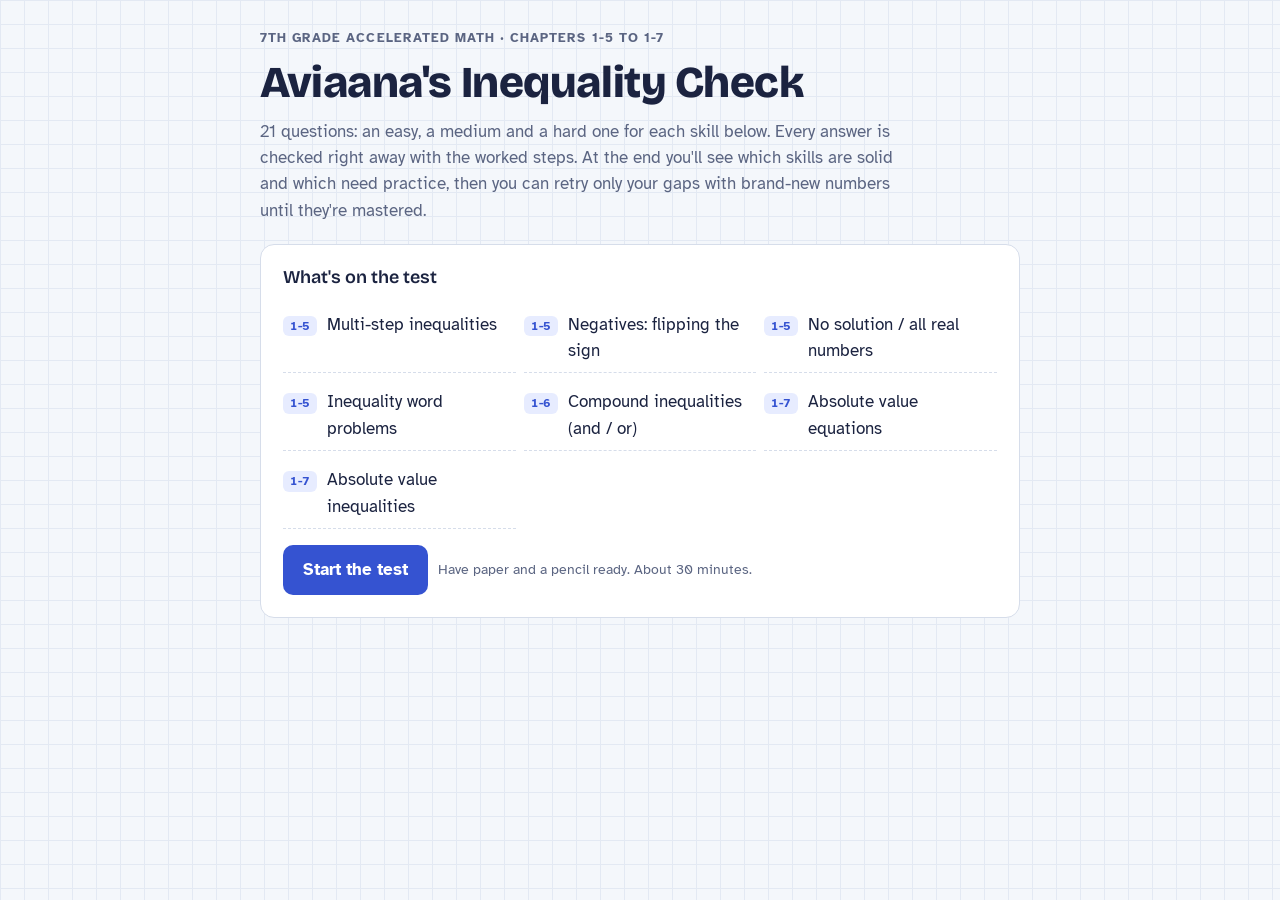
<file: archive/topic1-inequality-check.html>
<!doctype html><html><head><meta charset=utf8><meta name=viewport content="width=device-width,initial-scale=1,viewport-fit=cover"><style>:root{color-scheme:light;box-sizing:border-box;padding-top:env(safe-area-inset-top,0px);padding-bottom:env(safe-area-inset-bottom,0px)}html{scroll-padding-top:env(safe-area-inset-top,0px)}body{margin:0;padding:0;font:14px -apple-system,BlinkMacSystemFont,sans-serif;background:#faf9f5;color:#141413}img{max-width:100%}[hidden]:not([hidden=until-found i]){display:none!important}</style></head><body>
<title>Aviaana's Inequality Check</title>
<link rel="preconnect" href="https://fonts.googleapis.com">
<link rel="stylesheet" href="https://fonts.googleapis.com/css2?family=Bricolage+Grotesque:opsz,wght@12..96,600;12..96,800&family=Atkinson+Hyperlegible:ital,wght@0,400;0,700;1,400&family=STIX+Two+Text:ital,wght@0,500;1,500&display=swap">
<style>
/* Layout: one centered work column on graph paper; each question is a single "problem card" with the answer area directly under it. */
:root {
  --bg: #F4F7FB; --grid: #E3E9F3; --paper: #FFFFFF; --ink: #1B2340; --muted: #5B6582; --line: #D6DDEA;
  --accent: #3553D1; --accent-ink: #FFFFFF; --accent-soft: #E7ECFF; --hi: #FFE27A;
  --good: #16794D; --good-soft: #E2F4EA; --bad: #B63B30; --bad-soft: #FBE7E4; --warn: #9A6200; --warn-soft: #FFF1D6;
  --f-display: "Bricolage Grotesque", "Segoe UI", system-ui, sans-serif;
  --f-body: "Atkinson Hyperlegible", "Segoe UI", system-ui, sans-serif;
  --f-math: "STIX Two Text", "Cambria Math", "Times New Roman", serif;
}
@media (prefers-color-scheme: dark) { :root:not([data-theme="light"]) {
  --bg: #0F1320; --grid: #1A2031; --paper: #171D2D; --ink: #E4E9F6; --muted: #9AA4C0; --line: #2A3249;
  --accent: #8EA4FF; --accent-ink: #0F1320; --accent-soft: #232C4A; --hi: #6B5A14;
  --good: #5FD39B; --good-soft: #15301F; --bad: #FF8F84; --bad-soft: #3A1C1A; --warn: #F2C063; --warn-soft: #33290F; color-scheme: dark; } }
:root[data-theme="dark"] {
  --bg: #0F1320; --grid: #1A2031; --paper: #171D2D; --ink: #E4E9F6; --muted: #9AA4C0; --line: #2A3249;
  --accent: #8EA4FF; --accent-ink: #0F1320; --accent-soft: #232C4A; --hi: #6B5A14;
  --good: #5FD39B; --good-soft: #15301F; --bad: #FF8F84; --bad-soft: #3A1C1A; --warn: #F2C063; --warn-soft: #33290F; color-scheme: dark; }
* { box-sizing: border-box; }
body {
  background-color: var(--bg); color: var(--ink); font: 17px/1.55 var(--f-body);
  background-image: linear-gradient(var(--grid) 1px, transparent 1px), linear-gradient(90deg, var(--grid) 1px, transparent 1px);
  background-size: 24px 24px; padding-inline: 16px; padding-block: 28px 64px;
}
.wrap { max-width: 760px; margin: 0 auto; display: grid; gap: 20px; }
h1, h2, h3 { font-family: var(--f-display); text-wrap: balance; margin: 0; line-height: 1.15; }
h1 { font-size: clamp(30px, 6vw, 44px); font-weight: 800; letter-spacing: -0.01em; }
h2 { font-size: 24px; font-weight: 800; }
h3 { font-size: 18px; font-weight: 600; }
p { margin: 0; }
.eyebrow { font-size: 13px; letter-spacing: 0.08em; text-transform: uppercase; color: var(--muted); font-weight: 700; }
.card { background: var(--paper); border: 1px solid var(--line); border-radius: 14px; padding: 22px; display: grid; gap: 16px; min-width: 0; }
.muted { color: var(--muted); }
.row { display: flex; flex-wrap: wrap; gap: 10px; align-items: center; }
button { font: inherit; cursor: pointer; }
.btn { background: var(--accent); color: var(--accent-ink); border: 0; border-radius: 10px; padding: 12px 20px; font-weight: 700; font-size: 17px; }
.btn:disabled { opacity: .45; cursor: not-allowed; }
.btn.ghost { background: transparent; color: var(--accent); border: 1.5px solid var(--accent); }
.btn:focus-visible, .opt:focus-visible, .opbtn:focus-visible, input:focus-visible { outline: 3px solid var(--hi); outline-offset: 2px; }
.math, .opt .lab { font-family: var(--f-math); font-weight: 500; }
.math i, .lab i, .steps i, .ans i { font-family: var(--f-math); font-style: italic; }
.fr { display: inline-flex; flex-direction: column; vertical-align: middle; text-align: center; font-size: .82em; line-height: 1.1; margin: 0 2px; }
.fr > span:first-child { border-bottom: 1.5px solid currentColor; padding: 0 3px; }
.fr > span:last-child { padding: 0 3px; }
b.or { font-family: var(--f-body); font-style: normal; font-weight: 700; font-size: .78em; padding: 0 4px; color: var(--accent); }

/* skill list on home */
.skills { display: grid; grid-template-columns: repeat(auto-fit, minmax(220px, 1fr)); gap: 8px; }
.skill { display: flex; gap: 10px; align-items: baseline; padding: 8px 0; border-bottom: 1px dashed var(--line); }
.ch { font-size: 12px; font-weight: 700; color: var(--accent); background: var(--accent-soft); border-radius: 6px; padding: 1px 7px; white-space: nowrap; font-variant-numeric: tabular-nums; }

/* question */
.qtop { display: flex; justify-content: space-between; gap: 12px; flex-wrap: wrap; align-items: center; }
.bar { height: 6px; background: var(--line); border-radius: 99px; overflow: hidden; }
.bar > span { display: block; height: 100%; background: var(--accent); transition: width .3s; }
.lvl { font-size: 13px; font-weight: 700; border-radius: 99px; padding: 2px 10px; }
.lvl.easy { background: var(--good-soft); color: var(--good); }
.lvl.medium { background: var(--warn-soft); color: var(--warn); }
.lvl.hard { background: var(--bad-soft); color: var(--bad); }
.prompt { font-size: clamp(24px, 5vw, 32px); overflow-x: auto; padding: 4px 0; }
.prompt.text { font-family: var(--f-body); font-size: 19px; line-height: 1.6; }
.nlwrap { overflow-x: auto; }
svg.nl { width: 100%; max-width: 560px; height: auto; display: block; font-family: var(--f-body); }
.opts { display: grid; gap: 10px; }
.opt { display: flex; gap: 14px; align-items: center; text-align: left; width: 100%; padding: 12px 14px; background: var(--paper); color: var(--ink); border: 1.5px solid var(--line); border-radius: 10px; font-size: 20px; }
.opt .key { font: 700 14px var(--f-body); width: 26px; height: 26px; border-radius: 7px; display: grid; place-items: center; background: var(--accent-soft); color: var(--accent); flex: none; }
.opt[aria-pressed="true"] { border-color: var(--accent); background: var(--accent-soft); }
.opt.right { border-color: var(--good); background: var(--good-soft); }
.opt.wrong { border-color: var(--bad); background: var(--bad-soft); }
.ineq { display: flex; flex-wrap: wrap; align-items: center; gap: 10px; font-size: 24px; }
.ops { display: flex; gap: 6px; }
.opbtn { width: 48px; height: 48px; border-radius: 10px; border: 1.5px solid var(--line); background: var(--paper); color: var(--ink); font: 500 24px var(--f-math); }
.opbtn[aria-pressed="true"] { background: var(--accent); color: var(--accent-ink); border-color: var(--accent); }
input.val { font: 500 22px var(--f-math); width: 150px; max-width: 100%; padding: 8px 12px; border-radius: 10px; border: 1.5px solid var(--line); background: var(--paper); color: var(--ink); }
.hint { font-size: 14px; color: var(--muted); }
.fb { border-radius: 12px; padding: 16px; display: grid; gap: 10px; }
.fb.good { background: var(--good-soft); }
.fb.bad { background: var(--bad-soft); }
.fb .verdict { font-family: var(--f-display); font-weight: 800; font-size: 20px; }
.fb.good .verdict { color: var(--good); }
.fb.bad .verdict { color: var(--bad); }
.ans { font-family: var(--f-math); font-size: 20px; }
.why { font-size: 15px; background: var(--paper); border-radius: 8px; padding: 10px 12px; border: 1px solid var(--line); }
.steps { margin: 0; padding-left: 22px; display: grid; gap: 4px; font-size: 16px; }
.steps li { font-family: var(--f-body); }
details summary { cursor: pointer; font-weight: 700; color: var(--accent); }

/* results */
.big { font-family: var(--f-display); font-size: 56px; font-weight: 800; line-height: 1; font-variant-numeric: tabular-nums; }
.tablewrap { overflow-x: auto; }
table { border-collapse: collapse; width: 100%; font-size: 15px; }
th, td { text-align: left; padding: 10px 8px; border-bottom: 1px solid var(--line); vertical-align: middle; }
th { font-size: 12px; text-transform: uppercase; letter-spacing: .06em; color: var(--muted); }
.mk { display: inline-grid; place-items: center; width: 26px; height: 26px; border-radius: 7px; font-weight: 700; font-size: 14px; margin-right: 3px; }
.mk.y { background: var(--good-soft); color: var(--good); }
.mk.n { background: var(--bad-soft); color: var(--bad); }
.mk.x { background: var(--line); color: var(--muted); }
.pill { font-size: 13px; font-weight: 700; border-radius: 99px; padding: 3px 10px; display: inline-block; line-height: 1.3; }
.pill.mastered { background: var(--good-soft); color: var(--good); }
.pill.almost { background: var(--warn-soft); color: var(--warn); }
.pill.gap { background: var(--bad-soft); color: var(--bad); }
.pattern { display: grid; grid-template-columns: auto 1fr; gap: 4px 14px; padding: 12px 0; border-bottom: 1px dashed var(--line); }
.pattern .n { font-family: var(--f-display); font-weight: 800; font-size: 26px; color: var(--bad); grid-row: span 2; font-variant-numeric: tabular-nums; }
.pattern .fix { font-size: 15px; color: var(--muted); }
.hist { display: grid; gap: 0; }
.hist .h { display: flex; flex-wrap: wrap; gap: 6px 14px; justify-content: space-between; padding: 10px 0; border-bottom: 1px dashed var(--line); font-size: 15px; }
.tabnum { font-variant-numeric: tabular-nums; }
@media (prefers-reduced-motion: reduce) { .bar > span { transition: none; } }
</style>

<div class="wrap" id="app"></div>

<script>
// ===== Math test engine: generators with self-computed, verifiable answers =====
const Engine = (() => {
  const MINUS = '−';
  let rng = Math.random;
  const setRng = f => { rng = f; };
  const ri = (a, b) => a + Math.floor(rng() * (b - a + 1));
  const pick = arr => arr[Math.floor(rng() * arr.length)];
  const nz = (a, b) => { let v = 0; while (v === 0) v = ri(a, b); return v; };
  const gcd = (a, b) => { a = Math.abs(a); b = Math.abs(b); while (b) [a, b] = [b, a % b]; return a || 1; };
  const F = (n, d = 1) => { if (d < 0) { n = -n; d = -d; } const g = gcd(n, d); return { n: n / g, d: d / g }; };
  const val = f => f.n / f.d;
  const fN = n => (n < 0 ? MINUS + (-n) : '' + n);
  const fF = f => f.d === 1 ? fN(f.n) : `${f.n < 0 ? MINUS : ''}<span class="fr"><span>${Math.abs(f.n)}</span><span>${f.d}</span></span>`;
  const fFtxt = f => f.d === 1 ? fN(f.n) : `${f.n < 0 ? MINUS : ''}${Math.abs(f.n)}/${f.d}`;
  const V = v => `<i>${v}</i>`;
  const term = (a, v) => a === 0 ? '0' : a === 1 ? V(v) : a === -1 ? MINUS + V(v) : fN(a) + V(v);
  const plus = b => b > 0 ? ` + ${b}` : b < 0 ? ` ${MINUS} ${-b}` : '';
  const lin = (a, b, v) => a === 0 ? fN(b) : term(a, v) + plus(b);
  const SYM = { '<': '&lt;', '>': '&gt;', '<=': '≤', '>=': '≥' };
  const TXT = { '<': '<', '>': '>', '<=': '≤', '>=': '≥' };
  const FLIP = { '<': '>', '>': '<', '<=': '>=', '>=': '<=' };
  const cmp = (op, l, r) => { const e = 1e-9; return op === '<' ? l < r - e : op === '>' ? l > r + e : op === '<=' ? l <= r + e : l >= r - e; };
  const OPS = ['<', '>', '<=', '>='];
  const money = c => '$' + (c / 100).toFixed(2);

  // ---------- answer sets (for multiple choice) ----------
  // {t:'single',op,v:F} {t:'and',lo,li,hi,hin} {t:'or',a,ai,b,bi} {t:'all'} {t:'none'} {t:'eq',sols:[F]} {t:'raw',label}
  const setLabel = (s, v = 'x') => {
    switch (s.t) {
      case 'single': return `${V(v)} ${SYM[s.op]} ${fF(s.v)}`;
      case 'and': return `${fF(s.lo)} ${s.li ? '≤' : '&lt;'} ${V(v)} ${s.hin ? '≤' : '&lt;'} ${fF(s.hi)}`;
      case 'or': return `${V(v)} ${s.ai ? '≤' : '&lt;'} ${fF(s.a)} <b class="or">or</b> ${V(v)} ${s.bi ? '≥' : '&gt;'} ${fF(s.b)}`;
      case 'all': return 'All real numbers';
      case 'none': return 'No solution';
      case 'eq': return s.sols.map(f => `${V(v)} = ${fF(f)}`).join(' <b class="or">or</b> ');
      case 'raw': return s.label;
    }
  };
  const setPred = s => {
    switch (s.t) {
      case 'single': return x => cmp(s.op, x, val(s.v));
      case 'and': return x => (s.li ? x >= val(s.lo) - 1e-9 : x > val(s.lo) + 1e-9) && (s.hin ? x <= val(s.hi) + 1e-9 : x < val(s.hi) - 1e-9);
      case 'or': return x => (s.ai ? x <= val(s.a) + 1e-9 : x < val(s.a) - 1e-9) || (s.bi ? x >= val(s.b) - 1e-9 : x > val(s.b) + 1e-9);
      case 'all': return () => true;
      case 'none': return () => false;
      case 'eq': return x => s.sols.some(f => Math.abs(x - val(f)) < 1e-9);
      case 'raw': return s.pred || (() => false);
    }
  };

  const mc = (correct, distractors, v = 'x') => {
    const seen = new Set();
    const opts = [];
    const add = (s, tag) => { const label = setLabel(s, v); if (seen.has(label)) return; seen.add(label); opts.push({ label, correct: !tag, tag: tag || null, set: s }); };
    add(correct, null);
    distractors.forEach(([s, tag]) => { if (opts.length < 4) add(s, tag); });
    const fill = [[{ t: 'none' }, 'nosol'], [{ t: 'all' }, 'special']];
    fill.forEach(([s, tag]) => { if (opts.length < 4) add(s, tag); });
    for (let i = opts.length - 1; i > 0; i--) { const j = Math.floor(rng() * (i + 1)); [opts[i], opts[j]] = [opts[j], opts[i]]; }
    return { kind: 'mc', options: opts };
  };

  // ---------- skills ----------
  const SKILLS = [
    { id: 'multi', name: 'Multi-step inequalities', ch: '1-5' },
    { id: 'neg', name: 'Negatives: flipping the sign', ch: '1-5' },
    { id: 'special', name: 'No solution / all real numbers', ch: '1-5' },
    { id: 'word', name: 'Inequality word problems', ch: '1-5' },
    { id: 'compound', name: 'Compound inequalities (and / or)', ch: '1-6' },
    { id: 'abseq', name: 'Absolute value equations', ch: '1-7' },
    { id: 'absineq', name: 'Absolute value inequalities', ch: '1-7' },
  ];
  const TIPS = {
    flip: 'Forgot to flip the inequality after multiplying or dividing by a negative.',
    noflip: 'Flipped the sign when nothing negative was multiplied or divided.',
    boundary: 'Mixed up < and ≤ (open vs. closed circle).',
    arith: 'Arithmetic slip while undoing a step.',
    andor: 'Mixed up AND (between) with OR (outside).',
    isolate: 'Did not fully isolate the absolute value (divide by the number in front, including negatives).',
    onesol: 'Found only one of the two answers.',
    nosol: 'Mixed up when there is no solution.',
    special: 'Misread what it means when the variables cancel.',
    setup: 'Set up the word problem incorrectly.',
    round: 'Rounded the wrong way for a whole-number answer.',
  };
  const FIX = {
    flip: 'Circle every step where you multiply or divide by a negative number, and flip the sign right there.',
    noflip: 'Only flip for multiplying/dividing by a negative. Adding or subtracting a negative never flips.',
    boundary: '≤ and ≥ include the endpoint (closed dot). < and > do not (open dot).',
    arith: 'Write each step on its own line and check the sign of every number you move.',
    andor: 'AND = between (the overlap). OR = everything either piece covers. Absolute value: |…| < n is between, |…| > n is outside.',
    isolate: 'Get |…| alone first: undo + or −, then DIVIDE by the number in front (keep its sign).',
    onesol: 'Split into two equations: inside = +n and inside = −n.',
    nosol: 'After isolating: |…| = negative has no solution. A negative in front is not a reason to stop.',
    special: 'If the variables cancel: a true statement means all real numbers, a false one means no solution.',
    setup: 'Write what each number means before building the inequality.',
    round: 'Items must be whole: round DOWN for "at most", round UP for "at least" / "more than".',
  };

  const mk = (skill, level, prompt, answer, steps, extra = {}) => ({ skill, level, prompt, answer, steps, ...extra });
  const ineqAns = (v, op, f, wrongDirTag) => ({ kind: 'ineq', v, op, val: f, wrongDirTag });

  // ===== 1. multi-step =====
  const multi = {
    easy() {
      const v = pick(['x', 'n', 'a', 'k']), a = ri(2, 6), x0 = ri(-8, 8), b = nz(-9, 9), c = a * x0 + b, op = pick(OPS);
      return mk('multi', 'easy', `${lin(a, b, v)} ${SYM[op]} ${fN(c)}`, ineqAns(v, op, F(x0), 'noflip'),
        [`${b > 0 ? 'Subtract ' + b : 'Add ' + (-b)} on both sides: ${term(a, v)} ${SYM[op]} ${fN(c - b)}`,
         `Divide by ${a} (positive, so no flip): ${V(v)} ${SYM[op]} ${fN(x0)}`],
        { orig: x => cmp(op, a * x + b, c), v });
    },
    medium() {
      const v = pick(['x', 'y', 'm']), op = pick(OPS), x0 = ri(-7, 7);
      if (rng() < 0.5) {
        const a = ri(2, 5), b = nz(-6, 6), c = nz(-9, 9), d = a * (x0 + b) + c;
        return mk('multi', 'medium', `${a}(${lin(1, b, v)})${plus(c)} ${SYM[op]} ${fN(d)}`, ineqAns(v, op, F(x0), 'noflip'),
          [`Distribute: ${term(a, v)}${plus(a * b)}${plus(c)} ${SYM[op]} ${fN(d)}`,
           `Combine: ${lin(a, a * b + c, v)} ${SYM[op]} ${fN(d)}`,
           `Undo the constant: ${term(a, v)} ${SYM[op]} ${fN(d - a * b - c)}`,
           `Divide by ${a}: ${V(v)} ${SYM[op]} ${fN(x0)}`],
          { orig: x => cmp(op, a * (x + b) + c, d), v });
      }
      const c = ri(1, 5), a = c + ri(2, 5), b = nz(-9, 9), d = (a - c) * x0 + b;
      return mk('multi', 'medium', `${lin(a, b, v)} ${SYM[op]} ${lin(c, d, v)}`, ineqAns(v, op, F(x0), 'noflip'),
        [`Subtract ${term(c, v)} from both sides: ${lin(a - c, b, v)} ${SYM[op]} ${fN(d)}`,
         `Undo the constant: ${term(a - c, v)} ${SYM[op]} ${fN(d - b)}`,
         `Divide by ${a - c}: ${V(v)} ${SYM[op]} ${fN(x0)}`],
        { orig: x => cmp(op, a * x + b, c * x + d), v });
    },
    hard() {
      const v = pick(['x', 'a', 'p']), op = pick(OPS), s = ri(1, 4), k = ri(2, 6), p = s + k, q = ri(1, 5), r = nz(-8, 8);
      let N; do { N = ri(-20, 20); } while (N % k === 0);
      const t = N - p * q + r, ans = F(N, k);
      return mk('multi', 'hard', `${p}(${lin(1, -q, v)})${plus(r)} ${SYM[op]} ${lin(s, t, v)}`, ineqAns(v, op, ans, 'noflip'),
        [`Distribute: ${term(p, v)} ${MINUS} ${p * q}${plus(r)} ${SYM[op]} ${lin(s, t, v)}`,
         `Combine: ${lin(p, r - p * q, v)} ${SYM[op]} ${lin(s, t, v)}`,
         `Subtract ${term(s, v)}: ${lin(k, r - p * q, v)} ${SYM[op]} ${fN(t)}`,
         `Undo the constant: ${term(k, v)} ${SYM[op]} ${fN(N)}`,
         `Divide by ${k}: ${V(v)} ${SYM[op]} ${fF(ans)} (a fraction is fine)`],
        { orig: x => cmp(op, p * (x - q) + r, s * x + t), v });
    },
  };

  // ===== 2. negatives =====
  const neg = {
    easy() {
      const v = pick(['x', 'b', 'n']), a = ri(2, 9), x0 = nz(-9, 9), c = -a * x0, op = pick(OPS);
      return mk('neg', 'easy', `${term(-a, v)} ${SYM[op]} ${fN(c)}`, ineqAns(v, FLIP[op], F(x0), 'flip'),
        [`Divide both sides by ${fN(-a)}. It is negative, so FLIP the sign.`, `${V(v)} ${SYM[FLIP[op]]} ${fN(x0)}`],
        { orig: x => cmp(op, -a * x, c), v });
    },
    medium() {
      const v = pick(['x', 'h', 'w']), op = pick(OPS);
      if (rng() < 0.5) {
        const a = ri(2, 8), b = nz(-9, 9), x0 = ri(-8, 8), c = -a * x0 + b;
        return mk('neg', 'medium', `${fN(b)} ${MINUS} ${term(a, v)} ${SYM[op]} ${fN(c)}`, ineqAns(v, FLIP[op], F(x0), 'flip'),
          [`${b > 0 ? 'Subtract ' + b : 'Add ' + (-b)}: ${term(-a, v)} ${SYM[op]} ${fN(c - b)}`,
           `Divide by ${fN(-a)} and FLIP: ${V(v)} ${SYM[FLIP[op]]} ${fN(x0)}`],
          { orig: x => cmp(op, b - a * x, c), v });
      }
      const a = ri(2, 5), m = nz(-4, 4), x0 = a * m, b = nz(-8, 8), c = -m + b;
      return mk('neg', 'medium', `<span class="fr"><span>${V(v)}</span><span>${MINUS}${a}</span></span>${plus(b)} ${SYM[op]} ${fN(c)}`, ineqAns(v, FLIP[op], F(x0), 'flip'),
        [`${b > 0 ? 'Subtract ' + b : 'Add ' + (-b)}: ${V(v)}/(${MINUS}${a}) ${SYM[op]} ${fN(c - b)}`,
         `Multiply by ${MINUS}${a} and FLIP: ${V(v)} ${SYM[FLIP[op]]} ${fN(x0)}`],
        { orig: x => cmp(op, x / -a + b, c), v });
    },
    hard() {
      const v = pick(['x', 'r', 'z']), op = pick(OPS), x0 = ri(-6, 6);
      if (rng() < 0.5) {
        const a = ri(2, 7), d = ri(2, 6), c = nz(-6, 6), b = a * x0 + c * d;
        return mk('neg', 'hard', `<span class="fr"><span>${lin(a, -b, v)}</span><span>${MINUS}${d}</span></span> ${SYM[op]} ${fN(c)}`, ineqAns(v, FLIP[op], F(x0), 'flip'),
          [`Multiply both sides by ${MINUS}${d} and FLIP right away: ${lin(a, -b, v)} ${SYM[FLIP[op]]} ${fN(-c * d)}`,
           `${b > 0 ? 'Add ' + b : 'Subtract ' + (-b)}: ${term(a, v)} ${SYM[FLIP[op]]} ${fN(-c * d + b)}`,
           `Divide by ${a} (positive, no second flip): ${V(v)} ${SYM[FLIP[op]]} ${fN(x0)}`],
          { orig: x => cmp(op, (a * x - b) / -d, c), v });
      }
      const p = ri(2, 5), q = ri(2, 4), rr = nz(-5, 5), s = ri(1, p * q - 2), k = s - p * q, t = k * x0 + p * rr;
      return mk('neg', 'hard', `${MINUS}${p}(${lin(q, -rr, v)})${plus(s) === '' ? '' : ' + ' + term(s, v)} ${SYM[op]} ${fN(t)}`, ineqAns(v, FLIP[op], F(x0), 'flip'),
        [`Distribute ${MINUS}${p}: ${term(-p * q, v)}${plus(p * rr)} + ${term(s, v)} ${SYM[op]} ${fN(t)}`,
         `Combine like terms: ${lin(k, p * rr, v)} ${SYM[op]} ${fN(t)}`,
         `Undo the constant: ${term(k, v)} ${SYM[op]} ${fN(t - p * rr)}`,
         `Divide by ${fN(k)} and FLIP: ${V(v)} ${SYM[FLIP[op]]} ${fN(x0)}`],
        { orig: x => cmp(op, -p * (q * x - rr) + s * x, t), v });
    },
  };

  // ===== 3. special cases =====
  const specialOpts = (truth, v, op, dv) => {
    const correct = truth ? { t: 'all' } : { t: 'none' };
    const other = truth ? [{ t: 'none' }, 'special'] : [{ t: 'all' }, 'special'];
    return mc(correct, [other, [{ t: 'single', op, v: F(0) }, 'special'], [{ t: 'single', op: pick(OPS), v: dv }, 'arith']], v);
  };
  const special = {
    easy() {
      const v = pick(['x', 'b']), a = ri(2, 6), b = nz(-9, 9); let c; do { c = nz(-9, 9); } while (c === b);
      const op = pick(OPS), truth = cmp(op, b, c);
      return mk('special', 'easy', `${lin(a, b, v)} ${SYM[op]} ${lin(a, c, v)}`, specialOpts(truth, v, op, F(c - b, a)),
        [`Subtract ${term(a, v)} from both sides. The variable cancels: ${fN(b)} ${SYM[op]} ${fN(c)}`,
         `That statement is ${truth ? 'TRUE, so every number works: all real numbers' : 'FALSE, so nothing works: no solution'}.`],
        { orig: x => cmp(op, a * x + b, a * x + c), v });
    },
    medium() {
      const v = pick(['h', 'b', 'x']), a = ri(2, 5), b = ri(2, 4), c = nz(-8, 8); let e; do { e = nz(-8, 8); } while (e === c);
      const op = pick(OPS), L = a * c, R = a * e, truth = cmp(op, L, R);
      return mk('special', 'medium', `${a}(${lin(b, c, v)}) ${SYM[op]} ${a}(${lin(b, e, v)})`, specialOpts(truth, v, op, F(R - L, a * b)),
        [`Distribute: ${lin(a * b, L, v)} ${SYM[op]} ${lin(a * b, R, v)}`,
         `Subtract ${term(a * b, v)}: ${fN(L)} ${SYM[op]} ${fN(R)}`,
         `That is ${truth ? 'TRUE: all real numbers' : 'FALSE: no solution'}.`],
        { orig: x => cmp(op, a * (b * x + c), a * (b * x + e)), v });
    },
    hard() {
      const v = pick(['h', 'x', 'y']), p = ri(2, 5), q = ri(2, 4), r = nz(-7, 7), op = pick(OPS), truth = op === '<=' || op === '>=';
      const s = p * q, t = p * r;
      const right = rng() < 0.5 ? `${lin(s, t, v)}` : `${fN(t)} + ${term(s, v)}`;
      return mk('special', 'hard', `${p}(${lin(q, r, v)}) ${SYM[op]} ${right}`, specialOpts(truth, v, op, F(ri(1, 5))),
        [`Distribute: ${lin(s, t, v)} ${SYM[op]} ${lin(s, t, v)}`,
         `Subtract ${term(s, v)}: ${fN(t)} ${SYM[op]} ${fN(t)}`,
         truth ? `${fN(t)} ${SYM[op]} ${fN(t)} is TRUE (equal counts for ≤/≥): all real numbers.` : `${fN(t)} ${SYM[op]} ${fN(t)} is FALSE (a number is never strictly bigger/smaller than itself): no solution.`],
        { orig: x => cmp(op, p * (q * x + r), s * x + t), v });
    },
  };

  // ===== 4. word problems =====
  const word = {
    easy() {
      const [who, item] = pick([['Mary', 'rings'], ['Jonah', 'comic books'], ['Priya', 'bracelet kits'], ['Leo', 'plants']]);
      const [first, fcost] = pick([['a pair of jeans', 1], ['a hoodie', 1], ['a backpack', 1]]);
      let B, S, p, n;
      do { B = ri(8, 20) * 10; S = ri(3, 8) * 5; p = ri(6, 25); n = Math.floor((B - S) / p); } while (n < 2 || n > 15 || (B - S) % p === 0 && rng() < 0.6);
      return mk('word', 'easy', `${who} has $${B} to spend. ${who === 'Mary' || who === 'Priya' ? 'She' : 'He'} spends $${S} on ${first}, then wants to buy ${item} that cost $${p} each. What is the <b>greatest</b> number of ${item} ${who} can buy?`,
        { kind: 'num', val: n, unit: item, diag: g => g === Math.ceil((B - S) / p) && g !== n ? 'round' : g === Math.floor(B / p) ? 'setup' : 'arith' },
        [`Let r = number of ${item}. Inequality: ${S} + ${p}r ≤ ${B}`, `${p}r ≤ ${B - S}`, `r ≤ ${(B - S) / p % 1 === 0 ? (B - S) / p : ((B - S) / p).toFixed(2)}`, `Whole items only, round DOWN: <b>${n}</b>`],
        { brute: g => S + p * g <= B && S + p * (g + 1) > B });
    },
    medium() {
      let s1, s2, T, need;
      do { s1 = ri(74, 96); s2 = ri(74, 96); T = ri(84, 92); need = 3 * T - s1 - s2; } while (need > 100 || need < 60);
      return mk('word', 'medium', `Your first two science tests are ${s1} and ${s2}. What is the <b>lowest</b> score you can get on the third test to have an average of <b>at least ${T}</b>?`,
        { kind: 'num', val: need, unit: 'points', diag: g => g === T ? 'setup' : 'arith' },
        [`(${s1} + ${s2} + s) ÷ 3 ≥ ${T}`, `Multiply by 3: ${s1 + s2} + s ≥ ${3 * T}`, `s ≥ ${need}`, `Lowest score: <b>${need}</b>`],
        { brute: g => (s1 + s2 + g) / 3 >= T - 1e-9 && (s1 + s2 + g - 1) / 3 < T - 1e-9 });
    },
    hard() {
      let fA, fB, rA, rB, D, R, n;
      do { fA = ri(6, 12) * 5; fB = ri(2, 6) * 5; rA = ri(80, 110) * 5; rB = rA + ri(4, 16) * 5; D = (fA - fB) * 100; R = rB - rA; n = Math.floor(D / R) + 1; } while (fA <= fB || n < 5 || n > 80);
      const [thing, co] = pick([['roses', 'Florist'], ['T-shirts', 'Print shop'], ['cupcakes', 'Bakery']]);
      const exact = D % R === 0;
      return mk('word', 'hard', `${co} A charges ${money(rA)} per ${thing.slice(0, -1)} plus a $${fA} delivery fee. ${co} B charges ${money(rB)} per ${thing.slice(0, -1)} plus a $${fB} delivery fee. What is the <b>fewest</b> number of ${thing} for which ${co} A is <b>cheaper</b>?`,
        { kind: 'num', val: n, unit: thing, diag: g => g === Math.floor(D / R) ? (exact ? 'boundary' : 'round') : 'setup' },
        [`Use ONE variable n for both: ${(rA / 100).toFixed(2)}n + ${fA} &lt; ${(rB / 100).toFixed(2)}n + ${fB}`,
         `Subtract ${(rA / 100).toFixed(2)}n and ${fB}: ${fA - fB} &lt; ${(R / 100).toFixed(2)}n`,
         `Divide: n &gt; ${+(D / R).toFixed(3)}`,
         exact ? `At exactly ${D / R} they cost the same, so A is cheaper starting at <b>${n}</b>` : `Next whole number: <b>${n}</b>`],
        { brute: g => rA * g + fA * 100 < rB * g + fB * 100 && !(rA * (g - 1) + fA * 100 < rB * (g - 1) + fB * 100) });
    },
  };

  // ===== 5. compound =====
  const graphSpec = s => s; // the set itself drives the number line
  const compound = {
    easy() {
      let s;
      if (rng() < 0.5) { const lo = ri(-5, 2), hi = lo + ri(2, 5); s = { t: 'and', lo: F(lo), li: rng() < 0.5, hi: F(hi), hin: rng() < 0.5 }; }
      else { const a = ri(-5, 1), b = a + ri(2, 5); s = { t: 'or', a: F(a), ai: rng() < 0.5, b: F(b), bi: rng() < 0.5 }; }
      const d = [];
      if (s.t === 'and') {
        d.push([{ ...s, li: !s.li }, 'boundary'], [{ t: 'or', a: s.lo, ai: !s.li, b: s.hi, bi: !s.hin }, 'andor'], [{ ...s, li: !s.li, hin: !s.hin }, 'boundary']);
      } else {
        d.push([{ ...s, bi: !s.bi }, 'boundary'], [{ t: 'and', lo: s.a, li: !s.ai, hi: s.b, hin: !s.bi }, 'andor'], [{ ...s, ai: !s.ai, bi: !s.bi }, 'boundary']);
      }
      const q = mc(s, d);
      return mk('compound', 'easy', `Which compound inequality matches this graph?`, q,
        [s.t === 'and' ? 'The shading is BETWEEN two points: an AND inequality.' : 'The shading goes OUTWARD in two directions: an OR inequality.',
         'Closed (filled) dot means ≤ or ≥. Open dot means &lt; or &gt;.', `Answer: ${setLabel(s)}`],
        { graph: s, orig: setPred(s), v: 'x' });
    },
    medium() {
      const v = 'x', lo = ri(-6, 2), hi = lo + ri(2, 6), a = ri(2, 7), b = nz(-9, 9), li = rng() < 0.5, hin = rng() < 0.5;
      const L = a * lo + b, U = a * hi + b, s = { t: 'and', lo: F(lo), li, hi: F(hi), hin };
      const q = mc(s, [[{ ...s, li: !li, hin: !hin }, 'boundary'], [{ t: 'and', lo: F(L + b, a), li, hi: F(U + b, a), hin }, 'arith'], [{ t: 'or', a: F(lo), ai: !li, b: F(hi), bi: !hin }, 'andor']]);
      return mk('compound', 'medium', `${fN(L)} ${li ? '≤' : '&lt;'} ${lin(a, b, v)} ${hin ? '≤' : '&lt;'} ${fN(U)}`, q,
        [`Do the same thing to all THREE parts. ${b > 0 ? 'Subtract ' + b : 'Add ' + (-b)}: ${fN(L - b)} ${li ? '≤' : '&lt;'} ${term(a, v)} ${hin ? '≤' : '&lt;'} ${fN(U - b)}`,
         `Divide all parts by ${a}: ${setLabel(s)}`],
        { orig: x => cmp(li ? '<=' : '<', L, a * x + b) && cmp(hin ? '<=' : '<', a * x + b, U), v });
    },
    hard() {
      const v = 'x';
      if (rng() < 0.5) {
        const lo = ri(-5, 1), hi = lo + ri(2, 6), a = ri(2, 6), b = nz(-8, 8), s1 = rng() < 0.5, s2 = rng() < 0.5; // L (s1) -ax+b (s2) U
        const L = -a * hi + b, U = -a * lo + b;
        const s = { t: 'and', lo: F(lo), li: s2, hi: F(hi), hin: s1 };
        const flipLabel = `${fN(hi)} ${s1 ? '≤' : '&lt;'} ${V(v)} ${s2 ? '≤' : '&lt;'} ${fN(lo)}`;
        const q = mc(s, [[{ t: 'raw', label: flipLabel }, 'flip'], [{ ...s, li: !s.li, hin: !s.hin }, 'boundary'], [{ t: 'none' }, 'nosol']]);
        return mk('compound', 'hard', `${fN(L)} ${s1 ? '≤' : '&lt;'} ${lin(-a, b, v)} ${s2 ? '≤' : '&lt;'} ${fN(U)}`, q,
          [`${b > 0 ? 'Subtract ' + b : 'Add ' + (-b)} from all three parts: ${fN(L - b)} ${s1 ? '≤' : '&lt;'} ${term(-a, v)} ${s2 ? '≤' : '&lt;'} ${fN(U - b)}`,
           `Divide all parts by ${fN(-a)} and FLIP both signs: ${fN(hi)} ${s1 ? '≥' : '&gt;'} ${V(v)} ${s2 ? '≥' : '&gt;'} ${fN(lo)}`,
           `Rewrite smallest first: ${setLabel(s)}`],
          { orig: x => cmp(s1 ? '<=' : '<', L, -a * x + b) && cmp(s2 ? '<=' : '<', -a * x + b, U), v });
      }
      // OR with a negative coefficient: -a x + b > c  or  d(x - e) >= f
      const a = ri(2, 5), b = nz(-8, 8), x1 = ri(-4, 4), c = -a * x1 + b;
      const union = rng() < 0.35;
      const x2 = union ? x1 - ri(1, 4) : x1 + ri(1, 5);
      const d = ri(2, 4), e = nz(-4, 4), f = d * (x2 - e);
      const correct = union ? { t: 'all' } : { t: 'or', a: F(x1), ai: false, b: F(x2), bi: true };
      const noflip = { t: 'raw', label: `${V(v)} &gt; ${fN(x1)} <b class="or">or</b> ${V(v)} ≥ ${fN(x2)}` };
      const q = mc(correct, [[noflip, 'flip'], [union ? { t: 'single', op: '<', v: F(x1) } : { t: 'all' }, union ? 'andor' : 'andor'], [union ? { t: 'and', lo: F(x2), li: true, hi: F(x1), hin: false } : { t: 'and', lo: F(x1), li: false, hi: F(x2), hin: true }, 'andor'], [{ t: 'none' }, 'nosol']]);
      return mk('compound', 'hard', `${lin(-a, b, v)} &gt; ${fN(c)} <b class="or">or</b> ${d}(${lin(1, -e, v)}) ≥ ${fN(f)}`, q,
        [`Left: ${term(-a, v)} &gt; ${fN(c - b)}. Divide by ${fN(-a)} and FLIP: ${V(v)} &lt; ${fN(x1)}`,
         `Right: ${lin(d, -d * e, v)} ≥ ${fN(f)} → ${term(d, v)} ≥ ${fN(f + d * e)} → ${V(v)} ≥ ${fN(x2)}`,
         union ? `OR means shade everything either part covers. ${V(v)} &lt; ${fN(x1)} and ${V(v)} ≥ ${fN(x2)} overlap and cover the whole line: all real numbers.` : `OR keeps both pieces: ${setLabel(correct)}`],
        { orig: x => cmp('>', -a * x + b, c) || cmp('>=', d * (x - e), f), v });
    },
  };

  // ===== 6. absolute value equations =====
  const solsFromR = (R, a, b) => [F(R.n - b * R.d, a * R.d), F(-R.n - b * R.d, a * R.d)].sort((p, q) => val(q) - val(p));
  const abseq = {
    easy() {
      const v = 'x', c = ri(2, 15), sign = rng() < 0.5 ? 1 : -1, noSol = sign > 0 && rng() < 0.4;
      const r = noSol ? -ri(1, 8) : ri(1, 12), d = r + sign * c; // |x| + sign*c = d
      const correct = r < 0 ? { t: 'none' } : { t: 'eq', sols: [F(r), F(-r)] };
      const wrong = d - sign * c * -1; // did the opposite operation
      const dist = r < 0 ? [[{ t: 'eq', sols: [F(-r), F(r)] }, 'nosol'], [{ t: 'eq', sols: [F(-r)] }, 'nosol'], [{ t: 'eq', sols: [F(Math.abs(wrong)), F(-Math.abs(wrong))] }, 'arith']]
                         : [[{ t: 'eq', sols: [F(r)] }, 'onesol'], [{ t: 'eq', sols: [F(Math.abs(wrong)), F(-Math.abs(wrong))] }, 'arith'], [{ t: 'none' }, 'nosol']];
      return mk('abseq', 'easy', `|${V(v)}| ${sign > 0 ? '+' : MINUS} ${c} = ${fN(d)}`, mc(correct, dist),
        [`Isolate the bars: |${V(v)}| = ${fN(r)}`, r < 0 ? 'An absolute value (a distance) can never be negative: no solution.' : `Split: ${V(v)} = ${r} or ${V(v)} = ${fN(-r)}`],
        { orig: x => Math.abs(Math.abs(x) + sign * c - d) < 1e-9, v, eq: true });
    },
    medium() {
      const v = pick(['x', 'g', 'w']), a = ri(2, 6), b = nz(-9, 9), c = ri(2, 12);
      const sols = solsFromR(F(c), a, b);
      const correct = { t: 'eq', sols };
      const dist = [[{ t: 'eq', sols: [sols[0]] }, 'onesol'], [{ t: 'eq', sols: [F(c + b, a), F(-c + b, a)] }, 'arith'], [{ t: 'none' }, 'nosol']];
      return mk('abseq', 'medium', `|${lin(a, b, v)}| = ${c}`, mc(correct, dist, v),
        [`Split into two equations: ${lin(a, b, v)} = ${c} and ${lin(a, b, v)} = ${fN(-c)}`,
         `${term(a, v)} = ${fN(c - b)} → ${V(v)} = ${fF(sols[0])}`, `${term(a, v)} = ${fN(-c - b)} → ${V(v)} = ${fF(sols[1])}`],
        { orig: x => Math.abs(Math.abs(a * x + b) - c) < 1e-9, v, eq: true });
    },
    hard() {
      const v = 'x', k = -pick([2, 3, 4, 5, 8]), a = pick([1, 1, 2]), b = nz(-6, 6), m = nz(-9, 9);
      const noSol = rng() < 0.3;
      let R = noSol ? F(-ri(1, 6)) : (rng() < 0.5 ? F(ri(1, 6)) : F(2 * ri(0, 3) + 1, 2));
      if (R.d === 2 && Math.abs(k) % 2) R = F(ri(1, 6));
      const n = val(R) * k + m; // integer by construction
      const inside = lin(a, b, v);
      const rhs = n - m;
      const correct = noSol ? { t: 'none' } : { t: 'eq', sols: solsFromR(R, a, b) };
      const addErr = F(rhs - k), mulErr = F(rhs * k);
      const dist = [];
      if (val(addErr) > 0) dist.push([{ t: 'eq', sols: solsFromR(addErr, a, b) }, 'isolate']);
      if (val(mulErr) > 0) dist.push([{ t: 'eq', sols: solsFromR(mulErr, a, b) }, 'isolate']);
      if (noSol) dist.push([{ t: 'eq', sols: solsFromR(F(-R.n, R.d), a, b) }, 'nosol']);
      else dist.push([{ t: 'none' }, 'nosol'], [{ t: 'eq', sols: [solsFromR(R, a, b)[0]] }, 'onesol']);
      return mk('abseq', 'hard', `${MINUS}${-k}|${inside}|${plus(m)} = ${fN(n)}`, mc(correct, dist),
        [`${m > 0 ? 'Subtract ' + m : 'Add ' + (-m)}: ${MINUS}${-k}|${inside}| = ${fN(rhs)}`,
         `DIVIDE by ${fN(k)} (don't add or multiply): |${inside}| = ${fF(R)}`,
         noSol ? 'An absolute value cannot equal a negative number: no solution.' : `Split: ${inside} = ${fF(R)} or ${inside} = ${fF(F(-R.n, R.d))} → ${setLabel(correct)}`],
        { orig: x => Math.abs(k * Math.abs(a * x + b) + m - n) < 1e-9, v, eq: true });
    },
  };

  // ===== 7. absolute value inequalities =====
  const absineq = {
    easy() {
      const v = pick(['x', 'p', 'w']), b = nz(-7, 7), c = ri(1, 8), incl = rng() < 0.5;
      const s = { t: 'and', lo: F(-c - b), li: incl, hi: F(c - b), hin: incl };
      const q = mc(s, [[{ t: 'or', a: F(-c - b), ai: incl, b: F(c - b), bi: incl }, 'andor'], [{ ...s, li: !incl, hin: !incl }, 'boundary'], [{ t: 'and', lo: F(-c + b), li: incl, hi: F(c + b), hin: incl }, 'arith']], v);
      return mk('absineq', 'easy', `|${lin(1, b, v)}| ${incl ? '≤' : '&lt;'} ${c}`, q,
        ['Less than means BETWEEN (an AND inequality).', `${fN(-c)} ${incl ? '≤' : '&lt;'} ${lin(1, b, v)} ${incl ? '≤' : '&lt;'} ${c}`, `${b > 0 ? 'Subtract ' + b : 'Add ' + (-b)}: ${setLabel(s, v)}`],
        { orig: x => cmp(incl ? '<=' : '<', Math.abs(x + b), c), v });
    },
    medium() {
      const v = pick(['x', 'w']), k = ri(2, 4), b = nz(-7, 7), R = ri(1, 6), c = k * R, incl = rng() < 0.5;
      const s = { t: 'or', a: F(-R - b), ai: incl, b: F(R - b), bi: incl };
      const q = mc(s, [[{ t: 'and', lo: F(-R - b), li: incl, hi: F(R - b), hin: incl }, 'andor'], [{ t: 'or', a: F(-c - b), ai: incl, b: F(c - b), bi: incl }, 'isolate'], [{ ...s, ai: !incl, bi: !incl }, 'boundary']], v);
      return mk('absineq', 'medium', `${k}|${lin(1, b, v)}| ${incl ? '≥' : '&gt;'} ${c}`, q,
        [`Divide by ${k}: |${lin(1, b, v)}| ${incl ? '≥' : '&gt;'} ${R}`, 'Greater than means OUTSIDE (an OR inequality).',
         `${lin(1, b, v)} ${incl ? '≥' : '&gt;'} ${R} or ${lin(1, b, v)} ${incl ? '≤' : '&lt;'} ${fN(-R)}`, `Answer: ${setLabel(s, v)}`],
        { orig: x => cmp(incl ? '>=' : '>', k * Math.abs(x + b), c), v });
    },
    hard() {
      const v = 'x', k = ri(2, 4), a = pick([1, 2]), b = nz(-6, 6), R = ri(2, 7), m = ri(4, 14), incl = rng() < 0.5;
      const bigger = rng() < 0.5; // original op '>' (becomes <, AND) or '<' (becomes >, OR)
      const n = m - k * R; // -k|..| + m  (op) n  <=>  |..| (flip op) R
      const origOp = bigger ? (incl ? '>=' : '>') : (incl ? '<=' : '<');
      const lo = F(-R - b, a), hi = F(R - b, a);
      const andSet = { t: 'and', lo, li: incl, hi, hin: incl }, orSet = { t: 'or', a: lo, ai: incl, b: hi, bi: incl };
      const correct = bigger ? andSet : orSet, wrong = bigger ? orSet : andSet;
      const dist = [[wrong, 'flip'], [bigger ? { ...andSet, li: !incl, hin: !incl } : { ...orSet, ai: !incl, bi: !incl }, 'boundary'], [{ t: 'none' }, 'nosol']];
      const inside = lin(a, b, v);
      return mk('absineq', 'hard', `${MINUS}${k}|${inside}| + ${m} ${SYM[origOp]} ${fN(n)}`, mc(correct, dist),
        [`Subtract ${m}: ${MINUS}${k}|${inside}| ${SYM[origOp]} ${fN(n - m)}`,
         `Divide by ${MINUS}${k} and FLIP: |${inside}| ${SYM[FLIP[origOp]]} ${R}`,
         bigger ? `Less than means BETWEEN: ${fN(-R)} ${incl ? '≤' : '&lt;'} ${inside} ${incl ? '≤' : '&lt;'} ${R}` : `Greater than means OUTSIDE: ${inside} ${incl ? '≤' : '&lt;'} ${fN(-R)} or ${inside} ${incl ? '≥' : '&gt;'} ${R}`,
         `Answer: ${setLabel(correct)}`],
        { orig: x => cmp(origOp, -k * Math.abs(a * x + b) + m, n), v });
    },
  };

  const GEN = { multi, neg, special, word, compound, abseq, absineq };
  const make = (skill, level) => GEN[skill][level]();

  // ---------- grading ----------
  const parseNum = s => {
    s = String(s).trim().replace(/−/g, '-').replace(/\s+/g, ' ');
    let m;
    if ((m = s.match(/^(-?)(\d+) (\d+)\/(\d+)$/))) return (m[1] ? -1 : 1) * (+m[2] + +m[3] / +m[4]);
    if ((m = s.match(/^(-?\d+(?:\.\d+)?)\s*\/\s*(-?\d+(?:\.\d+)?)$/))) return +m[2] === 0 ? NaN : +m[1] / +m[2];
    if (/^-?\d*\.?\d+$/.test(s)) return +s;
    return NaN;
  };
  const grade = (q, resp) => {
    const A = q.answer;
    if (A.kind === 'mc') { const o = A.options[resp]; return o ? { ok: o.correct, tag: o.tag } : { ok: false, tag: null, invalid: true }; }
    if (A.kind === 'num') { const g = parseNum(resp); if (isNaN(g)) return { invalid: true }; return g === A.val ? { ok: true } : { ok: false, tag: A.diag(g) }; }
    if (A.kind === 'ineq') {
      const g = parseNum(resp.value); if (isNaN(g) || !resp.op) return { invalid: true };
      const t = val(A.val);
      const close = Math.abs(g - t) < 1e-9 || (/\./.test(resp.value) && Math.abs(g - t) < 0.006);
      if (close && resp.op === A.op) return { ok: true };
      if (close && resp.op === FLIP[A.op]) return { ok: false, tag: A.wrongDirTag };
      if (close) {
        const dirSame = (resp.op[0] === A.op[0]);
        return { ok: false, tag: dirSame ? 'boundary' : A.wrongDirTag };
      }
      if (Math.abs(Math.abs(g) - Math.abs(t)) < 1e-9 && resp.op === FLIP[A.op]) return { ok: false, tag: 'arith' };
      return { ok: false, tag: 'arith' };
    }
  };
  const answerText = q => {
    const A = q.answer;
    if (A.kind === 'mc') return A.options.find(o => o.correct).label;
    if (A.kind === 'num') return `<b>${A.val}</b> ${A.unit}`;
    return `${V(A.v)} ${SYM[A.op]} ${fF(A.val)}`;
  };

  // number line SVG for graph questions
  const numberLine = (s, w = 520) => {
    const min = -7, max = 7, pad = 26, H = 64, y = 30;
    const X = t => pad + (t - min) * (w - 2 * pad) / (max - min);
    let g = `<svg class="nl" viewBox="0 0 ${w} ${H}" role="img" aria-label="number line graph"><defs><marker id="ar" viewBox="0 0 10 10" refX="8" refY="5" markerWidth="7" markerHeight="7" orient="auto-start-reverse"><path d="M0 0L10 5L0 10z" fill="var(--ink)"/></marker></defs>`;
    g += `<line x1="${pad - 16}" y1="${y}" x2="${w - pad + 16}" y2="${y}" stroke="var(--ink)" stroke-width="1.5" marker-start="url(#ar)" marker-end="url(#ar)"/>`;
    for (let t = -6; t <= 6; t++) g += `<line x1="${X(t)}" y1="${y - 5}" x2="${X(t)}" y2="${y + 5}" stroke="var(--ink)" stroke-width="1"/><text x="${X(t)}" y="${y + 22}" font-size="12" text-anchor="middle" fill="var(--ink)">${fN(t)}</text>`;
    const seg = (x1, x2, arrowL, arrowR) => `<line x1="${x1}" y1="${y}" x2="${x2}" y2="${y}" stroke="var(--accent)" stroke-width="6" stroke-linecap="round" ${arrowL ? 'marker-start="url(#ar2)"' : ''} ${arrowR ? 'marker-end="url(#ar2)"' : ''}/>`;
    g += `<defs><marker id="ar2" viewBox="0 0 10 10" refX="6" refY="5" markerWidth="3.2" markerHeight="3.2" orient="auto-start-reverse"><path d="M0 0L10 5L0 10z" fill="var(--accent)"/></marker></defs>`;
    const dot = (t, closed) => `<circle cx="${X(t)}" cy="${y}" r="6" stroke="var(--accent)" stroke-width="2.5" fill="${closed ? 'var(--accent)' : 'var(--paper)'}"/>`;
    if (s.t === 'and') g += seg(X(val(s.lo)), X(val(s.hi))) + dot(val(s.lo), s.li) + dot(val(s.hi), s.hin);
    if (s.t === 'or') g += seg(pad - 8, X(val(s.a)), true, false) + seg(X(val(s.b)), w - pad + 8, false, true) + dot(val(s.a), s.ai) + dot(val(s.b), s.bi);
    return g + '</svg>';
  };

  return { SKILLS, TIPS, FIX, make, grade, answerText, numberLine, setPred, parseNum, setRng, val, SYM, FLIP, cmp, LEVELS: ['easy', 'medium', 'hard'] };
})();
if (typeof module !== 'undefined') module.exports = Engine;

</script>
<script>
(() => {
  const E = Engine;
  const $app = document.getElementById('app');
  const SK = Object.fromEntries(E.SKILLS.map(s => [s.id, s]));
  const LVL = { easy: 'Easy', medium: 'Medium', hard: 'Hard' };
  const esc = s => String(s).replace(/[&<>"]/g, c => ({ '&': '&amp;', '<': '&lt;', '>': '&gt;', '"': '&quot;' }[c]));
  let db = null, history = [];

  const fresh = () => ({ id: 's' + Date.now().toString(36) + Math.random().toString(36).slice(2, 6), startedAt: new Date().toISOString(), rounds: [], status: {}, screen: 'home', q: [], i: 0, resp: null, graded: null, answers: [] });
  let S = fresh();

  // ---------- building rounds ----------
  function buildRound(first) {
    const qs = [];
    if (first) E.SKILLS.forEach(s => E.LEVELS.forEach(l => qs.push(E.make(s.id, l))));
    else E.SKILLS.forEach(s => {
      const st = S.status[s.id];
      if (st === 'gap') ['easy', 'medium', 'hard'].forEach(l => qs.push(E.make(s.id, l)));
      else if (st === 'almost') ['medium', 'hard', 'hard'].forEach(l => qs.push(E.make(s.id, l)));
    });
    return qs;
  }
  function startRound(first) {
    S.q = buildRound(first); S.i = 0; S.answers = []; S.resp = null; S.graded = null; S.screen = 'quiz';
    S.roundNo = S.rounds.length + 1; render(); window.scrollTo({ top: 0 });
  }
  function finishRound() {
    const per = {}, tags = {};
    S.answers.forEach(a => { (per[a.skill] ||= { ok: 0, total: 0, levels: [] }); per[a.skill].total++; if (a.ok) per[a.skill].ok++; per[a.skill].levels.push([a.level, a.ok]); if (!a.ok && a.tag) tags[a.tag] = (tags[a.tag] || 0) + 1; });
    Object.entries(per).forEach(([k, p]) => { S.status[k] = p.ok === p.total ? 'mastered' : (p.total >= 3 && p.ok >= p.total - 1) ? 'almost' : 'gap'; });
    const ok = S.answers.filter(a => a.ok).length;
    S.rounds.push({ n: S.roundNo, score: ok, total: S.answers.length, per, tags, at: new Date().toISOString() });
    S.screen = 'results'; render(); window.scrollTo({ top: 0 }); save();
  }

  // ---------- persistence ----------
  async function save() {
    if (!db) return;
    const gaps = E.SKILLS.filter(s => S.status[s.id] && S.status[s.id] !== 'mastered').map(s => s.id);
    try {
      await db.collection('attempts').doc(S.id).set({
        startedAt: S.startedAt, updatedAt: new Date().toISOString(), status: S.status, gaps,
        rounds: S.rounds.map(r => ({ n: r.n, score: r.score, total: r.total, tags: r.tags, per: Object.fromEntries(Object.entries(r.per).map(([k, p]) => [k, { ok: p.ok, total: p.total }])) }))
      });
    } catch (e) { console.warn('save failed', e); }
  }
  (async () => {
    try { db = await window.claude?.use?.('db'); } catch { db = null; }
    if (!db) return;
    try {
      db.collection('attempts').orderBy('updatedAt', 'desc').limit(8).onSnapshot(snap => { history = snap.docs.map(d => ({ id: d.id, ...d.data() })); if (S.screen === 'home') render(); }, () => {});
    } catch { }
  })();

  // ---------- screens ----------
  function render() {
    if (S.screen === 'home') return home();
    if (S.screen === 'quiz') return quiz();
    if (S.screen === 'results') return results();
  }

  function home() {
    const hist = history.length ? `<div class="card"><h3>Past attempts</h3><div class="hist">${history.map(h => {
      const r1 = h.rounds?.[0], last = h.rounds?.[h.rounds.length - 1];
      const d = new Date(h.startedAt);
      const gaps = (h.gaps || []).map(g => SK[g]?.name).filter(Boolean);
      return `<div class="h"><span class="tabnum">${d.toLocaleDateString(undefined, { month: 'short', day: 'numeric' })}</span><span class="tabnum">First try ${r1 ? r1.score + '/' + r1.total : '-'} · ${h.rounds?.length || 0} round${h.rounds?.length === 1 ? '' : 's'}</span><span class="muted">${gaps.length ? 'Still working on: ' + esc(gaps.join(', ')) : (last ? 'All skills mastered' : 'In progress')}</span></div>`;
    }).join('')}</div></div>` : '';
    $app.innerHTML = `
      <header style="display:grid;gap:10px">
        <span class="eyebrow">7th grade accelerated math · Chapters 1-5 to 1-7</span>
        <h1>Aviaana's Inequality Check</h1>
        <p class="muted" style="max-width:60ch">21 questions: an easy, a medium and a hard one for each skill below. Every answer is checked right away with the worked steps. At the end you'll see which skills are solid and which need practice, then you can retry only your gaps with brand-new numbers until they're mastered.</p>
      </header>
      <div class="card">
        <h3>What's on the test</h3>
        <div class="skills">${E.SKILLS.map(s => `<div class="skill"><span class="ch">${s.ch}</span><span>${s.name}</span></div>`).join('')}</div>
        <div class="row"><button class="btn" id="go">Start the test</button><span class="hint">Have paper and a pencil ready. About 30 minutes.</span></div>
      </div>
      ${hist}`;
    document.getElementById('go').onclick = () => { S = { ...fresh() }; startRound(true); };
  }

  function answerUI(q) {
    const A = q.answer;
    if (A.kind === 'mc') return `<div class="opts" role="group" aria-label="answer choices">${A.options.map((o, k) => `<button class="opt" id="opt${k}" data-k="${k}" aria-pressed="false"><span class="key">${'ABCD'[k]}</span><span class="lab">${o.label}</span></button>`).join('')}</div>`;
    if (A.kind === 'num') return `<div class="ineq"><input class="val" id="val" inputmode="decimal" autocomplete="off" placeholder="?" aria-label="your answer"><span class="muted" style="font-size:17px">${esc(A.unit)}</span></div>`;
    return `<div class="ineq"><span class="math"><i>${A.v}</i></span><div class="ops" role="group" aria-label="inequality sign">${['<', '>', '<=', '>='].map(o => `<button class="opbtn" id="op-${o.replace('<', 'lt').replace('>', 'gt').replace('=', 'e')}" data-op="${o}" aria-pressed="false">${E.SYM[o]}</button>`).join('')}</div><input class="val" id="val" autocomplete="off" placeholder="number" aria-label="number"></div><p class="hint">Pick the sign, then type the number. Fractions are fine: −13/3 or -13/3.</p>`;
  }

  function quiz() {
    const q = S.q[S.i], total = S.q.length, A = q.answer;
    const isText = q.skill === 'word';
    const lead = q.graph ? '' : A.kind === 'mc' ? (q.skill === 'compound' && q.level === 'easy' ? '' : 'Solve, then pick the answer.') : A.kind === 'ineq' ? 'Solve.' : '';
    $app.innerHTML = `
      <div class="qtop"><span class="eyebrow">${S.roundNo === 1 ? 'Test' : 'Practice round ' + S.roundNo + ' · gaps only'}</span><span class="eyebrow tabnum">Question ${S.i + 1} of ${total}</span></div>
      <div class="bar" aria-hidden="true"><span style="width:${(S.i / total) * 100}%"></span></div>
      <div class="card">
        <div class="row"><span class="ch">${SK[q.skill].ch}</span><span class="muted">${SK[q.skill].name}</span><span class="lvl ${q.level}">${LVL[q.level]}</span></div>
        ${lead ? `<p class="muted">${lead}</p>` : ''}
        <div class="prompt ${isText ? 'text' : 'math'}">${q.prompt}</div>
        ${q.graph ? `<div class="nlwrap">${E.numberLine(q.graph)}</div>` : ''}
        <div id="ansArea">${answerUI(q)}</div>
        <div id="fb"></div>
        <div class="row"><button class="btn" id="check" disabled>Check answer</button><span class="hint" id="warn"></span></div>
      </div>`;
    wire(q);
  }

  function wire(q) {
    const A = q.answer, check = document.getElementById('check');
    let resp = A.kind === 'ineq' ? { op: null, value: '' } : A.kind === 'num' ? '' : null;
    const ready = () => { check.disabled = A.kind === 'mc' ? resp === null : A.kind === 'num' ? !String(resp).trim() : !(resp.op && resp.value.trim()); };
    if (A.kind === 'mc') $app.querySelectorAll('.opt').forEach(b => b.onclick = () => { if (S.graded) return; $app.querySelectorAll('.opt').forEach(x => x.setAttribute('aria-pressed', 'false')); b.setAttribute('aria-pressed', 'true'); resp = +b.dataset.k; ready(); });
    if (A.kind === 'ineq') {
      $app.querySelectorAll('.opbtn').forEach(b => b.onclick = () => { if (S.graded) return; $app.querySelectorAll('.opbtn').forEach(x => x.setAttribute('aria-pressed', 'false')); b.setAttribute('aria-pressed', 'true'); resp.op = b.dataset.op; ready(); });
    }
    const inp = document.getElementById('val');
    if (inp) { inp.oninput = () => { if (A.kind === 'num') resp = inp.value; else resp.value = inp.value; ready(); }; inp.onkeydown = e => { if (e.key === 'Enter' && !check.disabled) check.click(); }; }
    check.onclick = () => {
      if (S.graded) return next();
      const g = E.grade(q, resp);
      if (g.invalid) { document.getElementById('warn').textContent = 'Type a number like 4, −3, 5/2 or 1.5'; return; }
      document.getElementById('warn').textContent = '';
      S.graded = g;
      S.answers.push({ skill: q.skill, level: q.level, ok: g.ok, tag: g.tag || null });
      showFeedback(q, g, resp);
      check.textContent = S.i + 1 < S.q.length ? 'Next question' : 'See my results';
      check.disabled = false; check.focus();
    };
  }

  function showFeedback(q, g, resp) {
    const A = q.answer;
    if (A.kind === 'mc') $app.querySelectorAll('.opt').forEach(b => { const o = A.options[+b.dataset.k]; if (o.correct) b.classList.add('right'); else if (+b.dataset.k === resp) b.classList.add('wrong'); b.disabled = true; });
    $app.querySelectorAll('.opbtn, #val').forEach(el => el.disabled = true);
    const fb = document.getElementById('fb');
    fb.innerHTML = `<div class="fb ${g.ok ? 'good' : 'bad'}">
      <div class="verdict">${g.ok ? 'Correct' : 'Not quite'}</div>
      ${g.ok ? '' : `<div>Correct answer: <span class="ans">${E.answerText(q)}</span></div>`}
      ${!g.ok && g.tag ? `<div class="why"><b>What likely happened:</b> <span id="tip"></span><br><b>Next time:</b> <span id="fix"></span></div>` : ''}
      <details ${g.ok ? '' : 'open'}><summary>Worked steps</summary><ol class="steps">${q.steps.map(s => `<li>${s}</li>`).join('')}</ol></details>
    </div>`;
    if (!g.ok && g.tag) { document.getElementById('tip').textContent = E.TIPS[g.tag]; document.getElementById('fix').textContent = E.FIX[g.tag]; }
  }

  function next() {
    S.graded = null;
    if (S.i + 1 < S.q.length) { S.i++; quiz(); window.scrollTo({ top: 0 }); }
    else finishRound();
  }

  function results() {
    const r = S.rounds[S.rounds.length - 1];
    const firstR = S.rounds[0];
    const gaps = E.SKILLS.filter(s => S.status[s.id] && S.status[s.id] !== 'mastered');
    const allTags = {};
    S.rounds.forEach(rr => Object.entries(rr.tags).forEach(([t, n]) => allTags[t] = (allTags[t] || 0) + n));
    const tagList = Object.entries(r.tags).sort((a, b) => b[1] - a[1]);
    const nextCount = gaps.length * 3;
    const statusLabel = { mastered: 'Mastered', almost: 'Almost there', gap: 'Needs practice' };
    $app.innerHTML = `
      <header style="display:grid;gap:8px">
        <span class="eyebrow">${r.n === 1 ? 'Test results' : 'Practice round ' + r.n + ' results'}</span>
        <h1>${gaps.length ? (r.n === 1 ? 'Here are your gaps' : 'Getting closer') : 'Every skill mastered'}</h1>
      </header>
      <div class="card">
        <div class="row" style="gap:28px;align-items:flex-end">
          <div><div class="big">${r.score}<span class="muted" style="font-size:28px">/${r.total}</span></div><span class="hint">this round</span></div>
          ${S.rounds.length > 1 ? `<div><div class="big" style="font-size:34px">${firstR.score}/${firstR.total}</div><span class="hint">first test</span></div>` : ''}
          <div class="muted" style="flex:1;min-width:200px">${gaps.length ? `${gaps.length} skill${gaps.length > 1 ? 's' : ''} to practice. The next round has fresh numbers for just ${gaps.length > 1 ? 'those skills' : 'that skill'}.` : 'Nice work. Come back next week to keep these fresh.'}</div>
        </div>
        <div class="tablewrap"><table>
          <thead><tr><th>Skill</th><th>This round</th><th>Status</th></tr></thead>
          <tbody>${E.SKILLS.map(s => {
            const p = r.per[s.id], st = S.status[s.id];
            const marks = p ? p.levels.map(([l, ok]) => `<span class="mk ${ok ? 'y' : 'n'}" title="${LVL[l]}">${l[0].toUpperCase()}</span>`).join('') : '<span class="muted">already mastered</span>';
            return `<tr><td><span class="ch">${s.ch}</span> ${s.name}</td><td style="white-space:nowrap">${marks}</td><td><span class="pill ${st}">${statusLabel[st]}</span></td></tr>`;
          }).join('')}</tbody>
        </table></div>
        <p class="hint">E / M / H = easy, medium, hard question. Green = right, red = missed.</p>
      </div>
      ${tagList.length ? `<div class="card"><h3>Mistake patterns this round</h3><div>${tagList.map(([t, n]) => `<div class="pattern"><span class="n">${n}×</span><span class="t" data-t="${t}"></span><span class="fix" data-f="${t}"></span></div>`).join('')}</div></div>` : ''}
      <div class="row">
        ${gaps.length ? `<button class="btn" id="again">Practice my gaps (${nextCount} questions)</button>` : ''}
        <button class="btn ghost" id="retake">Take a new full test</button>
        <button class="btn ghost" id="homeB">Home</button>
      </div>`;
    $app.querySelectorAll('[data-t]').forEach(el => el.textContent = E.TIPS[el.dataset.t]);
    $app.querySelectorAll('[data-f]').forEach(el => el.textContent = E.FIX[el.dataset.f]);
    document.getElementById('again')?.addEventListener('click', () => startRound(false));
    document.getElementById('retake').onclick = () => { S = fresh(); startRound(true); };
    document.getElementById('homeB').onclick = () => { S.screen = 'home'; render(); };
  }

  render();
})();
</script>

</body></html>
</file>
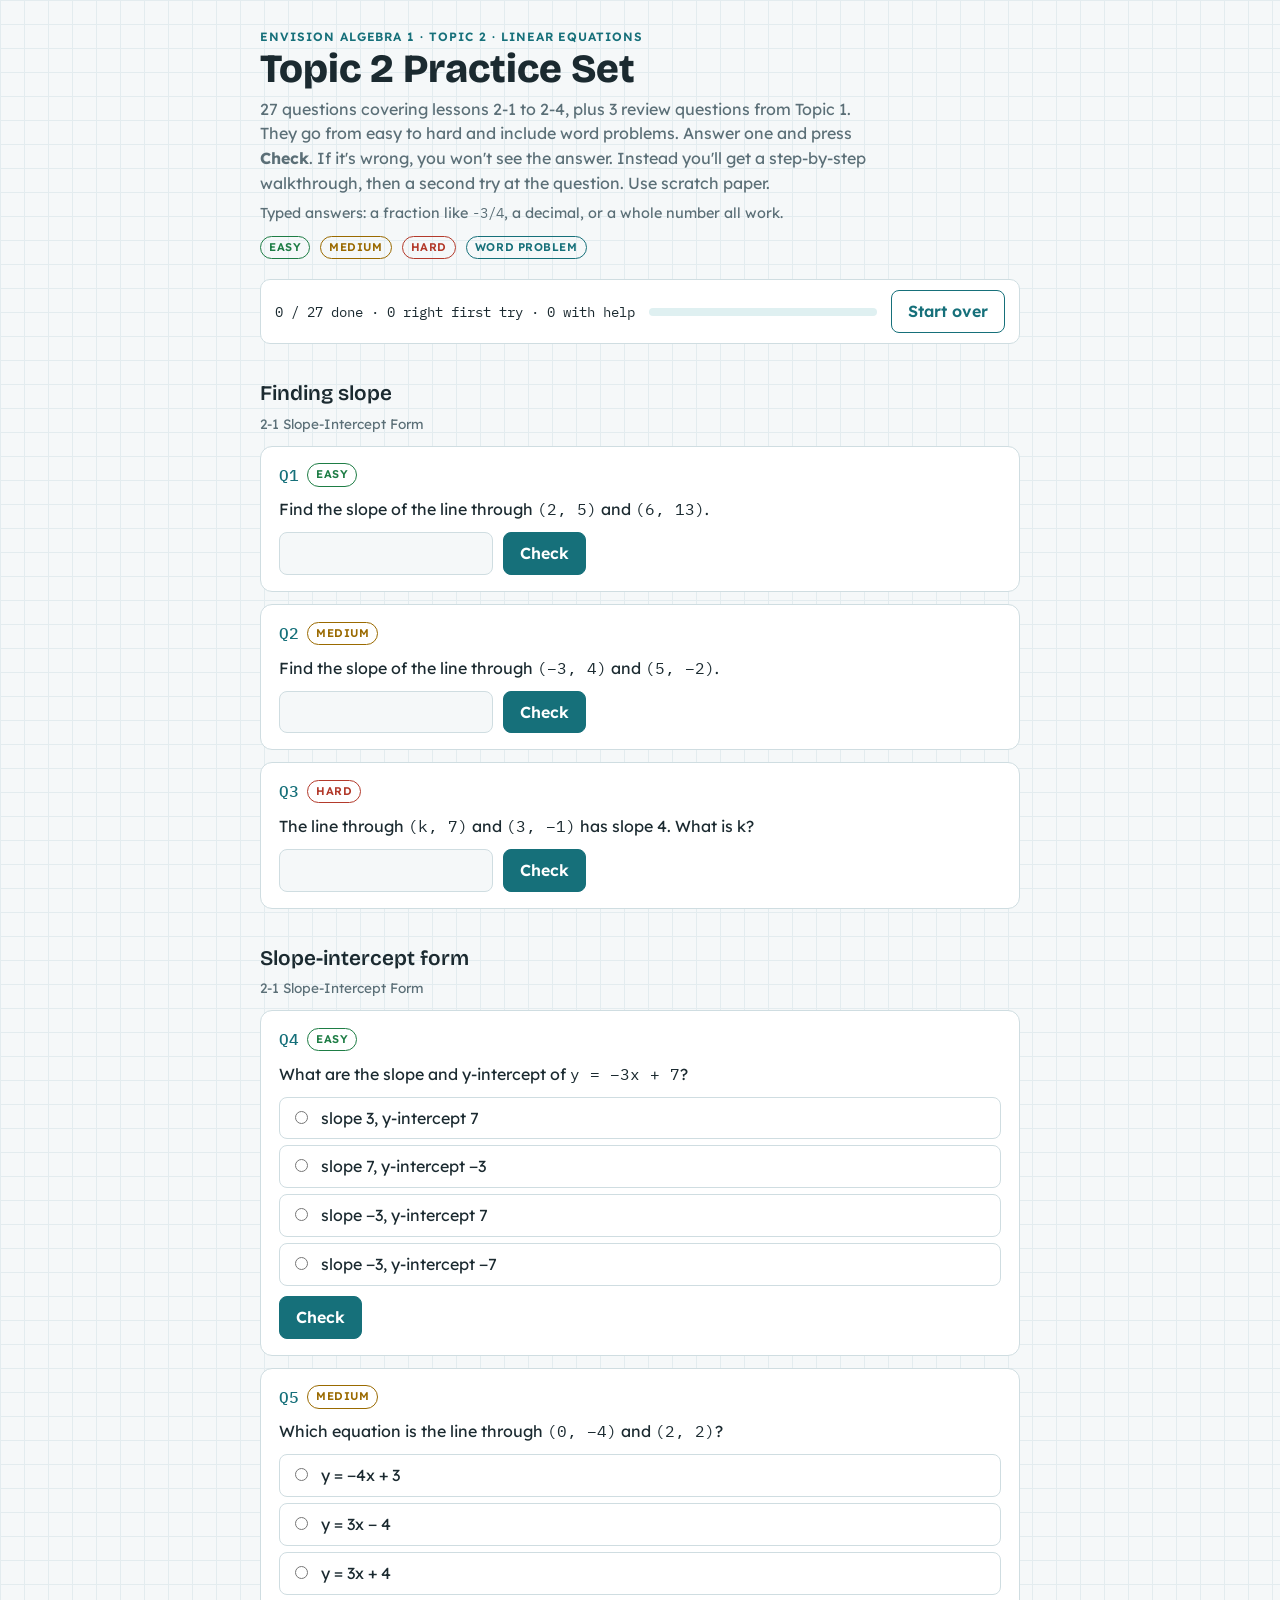
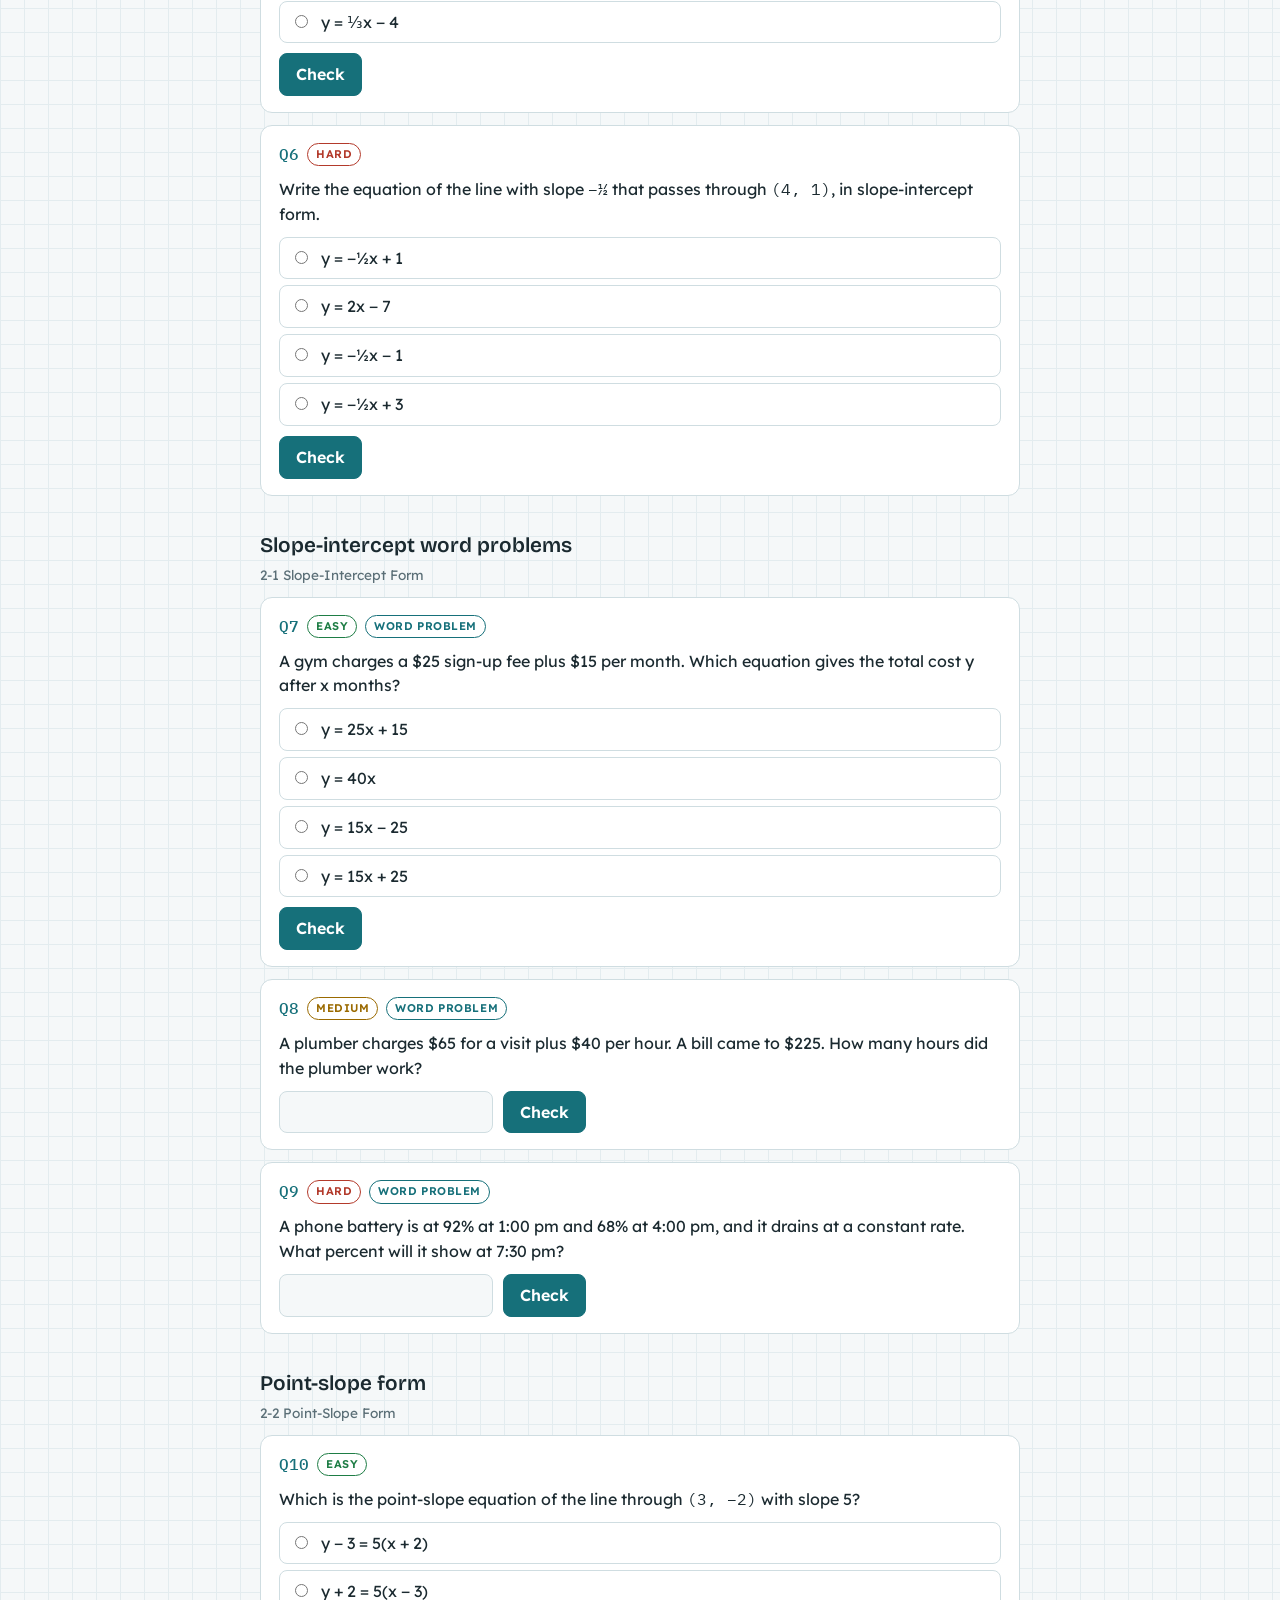
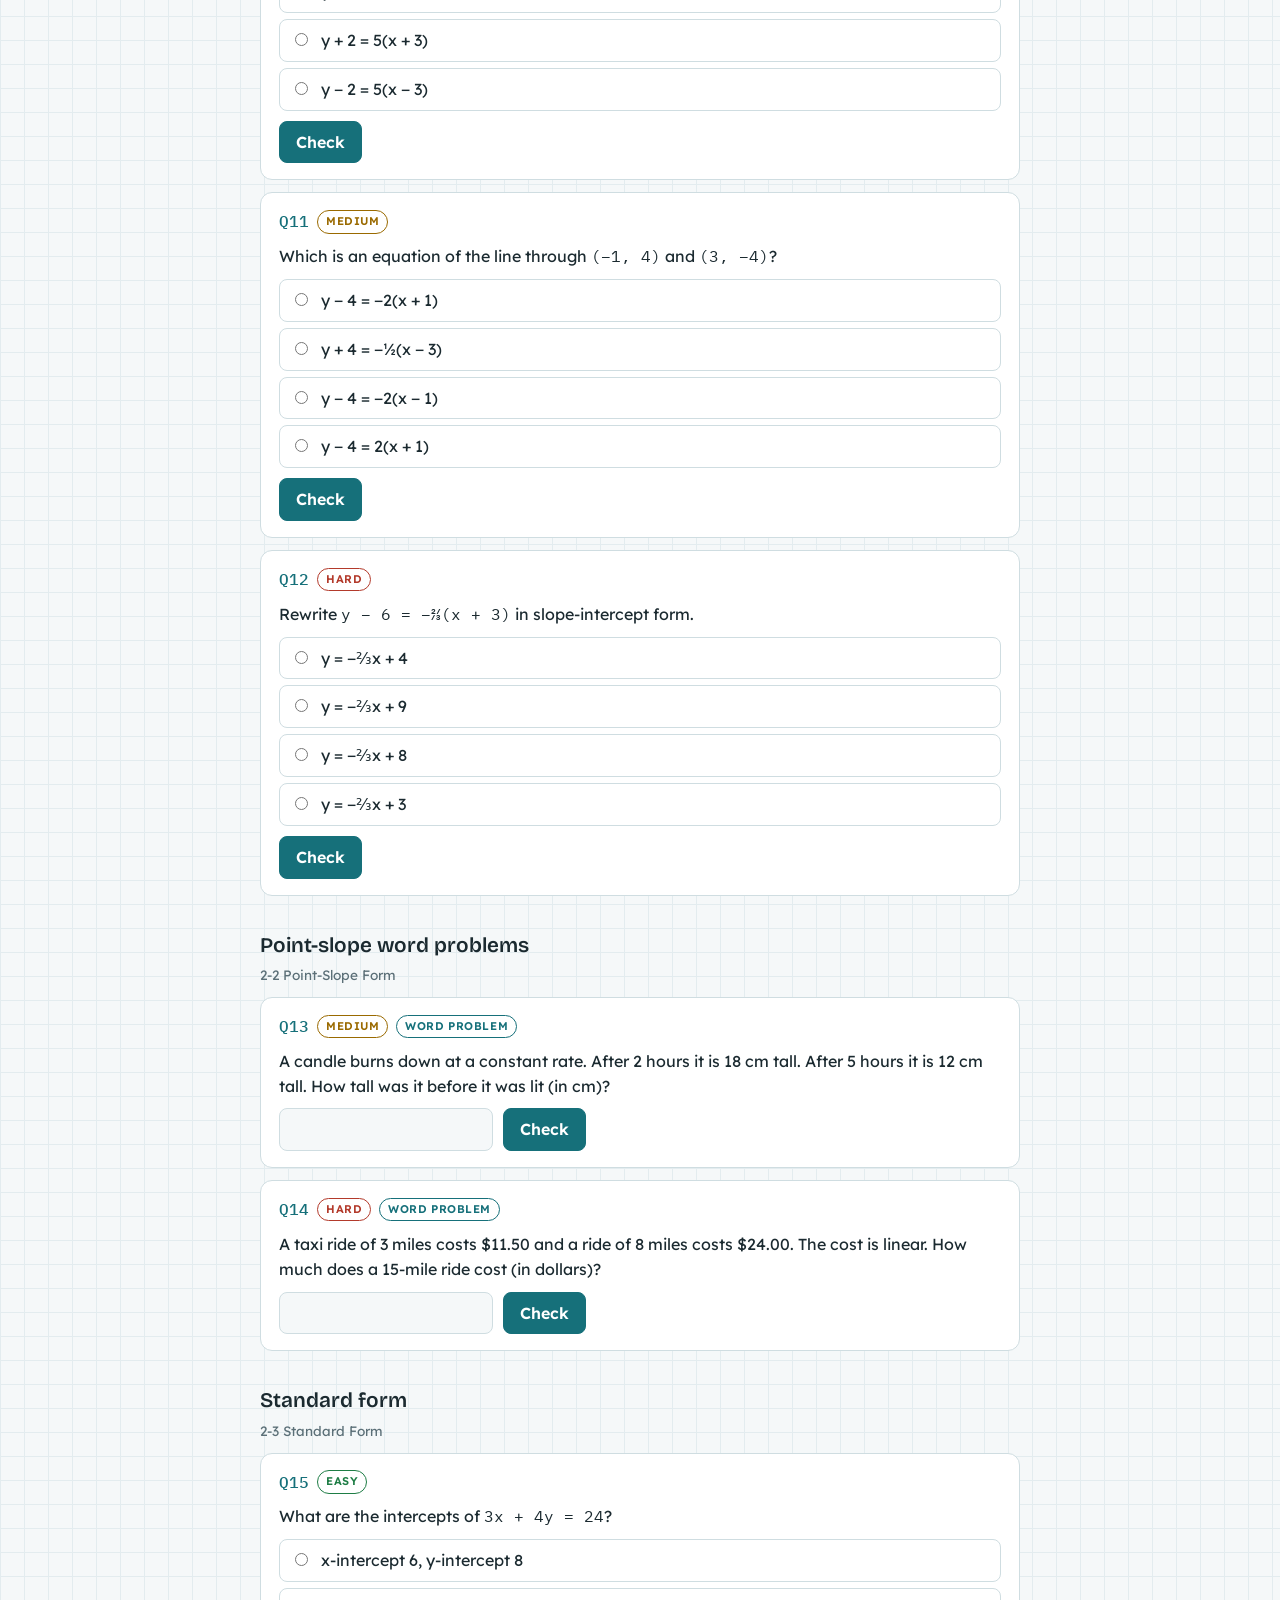
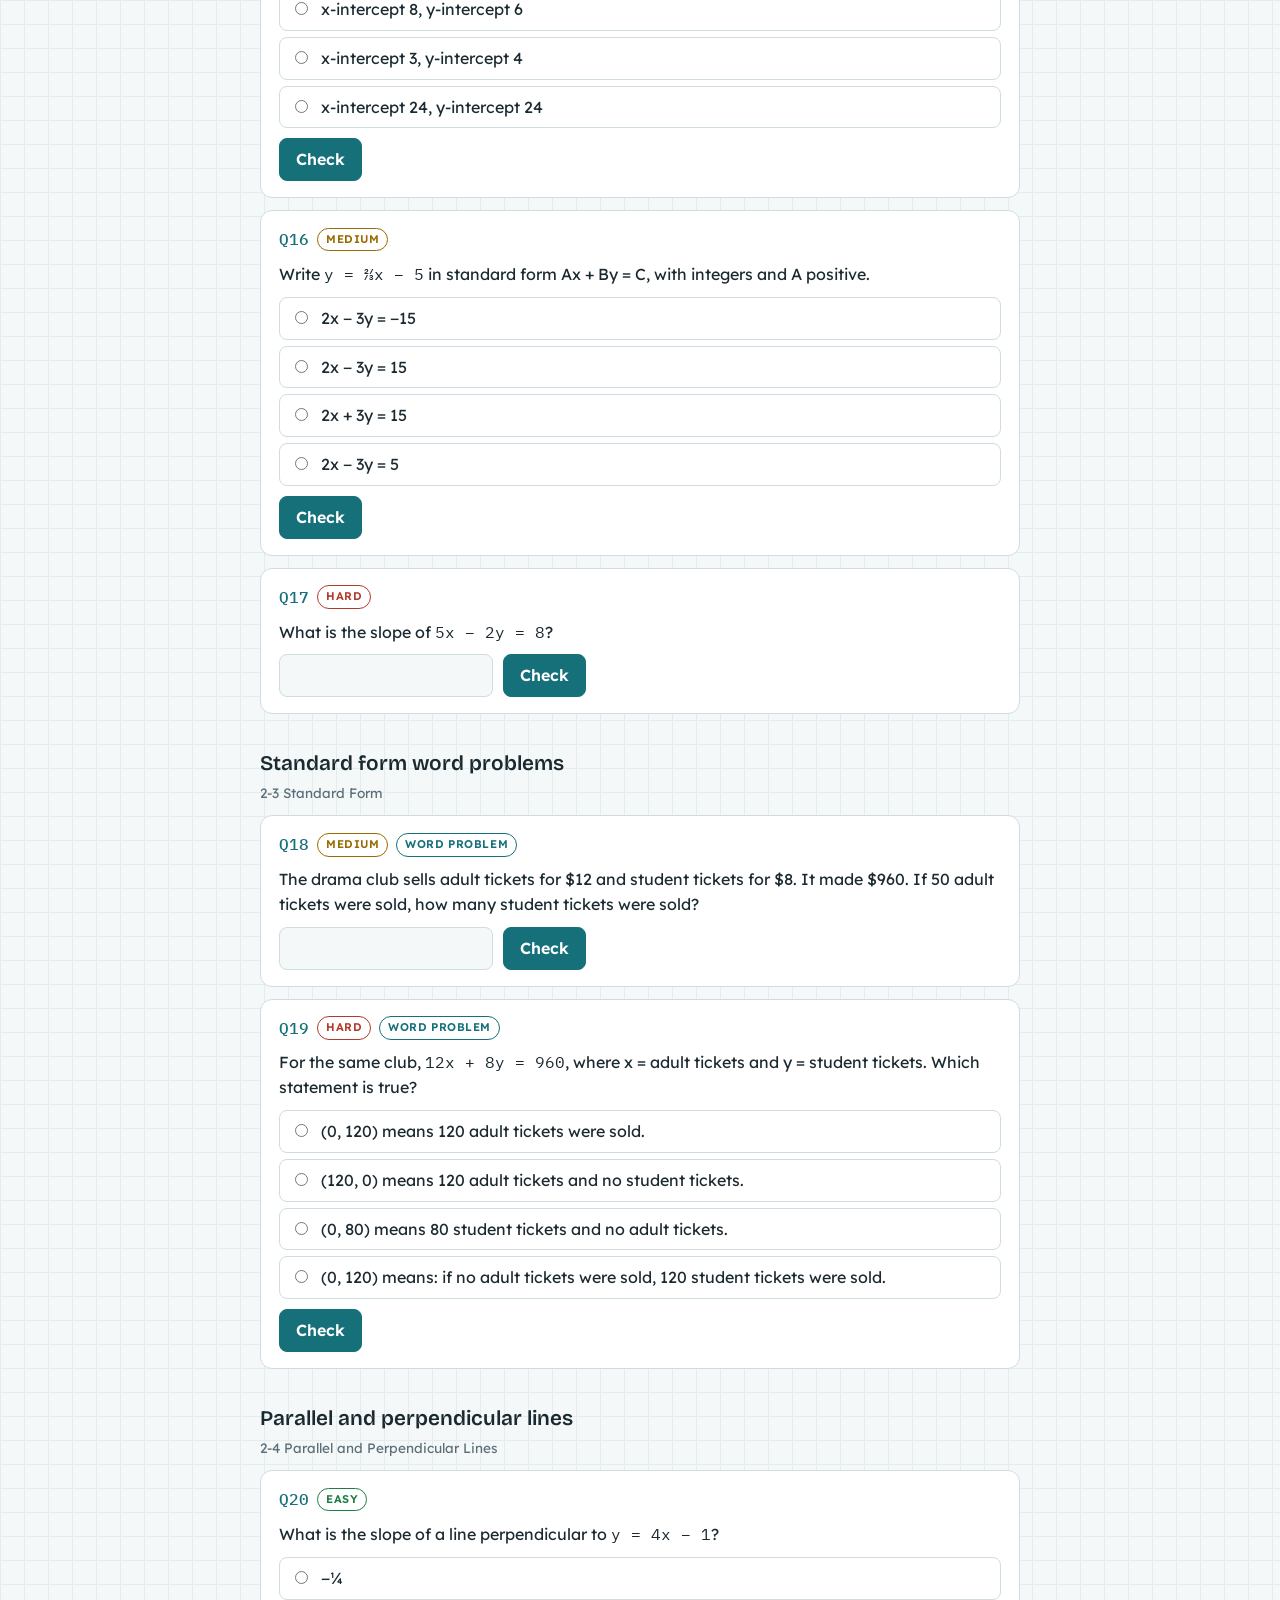
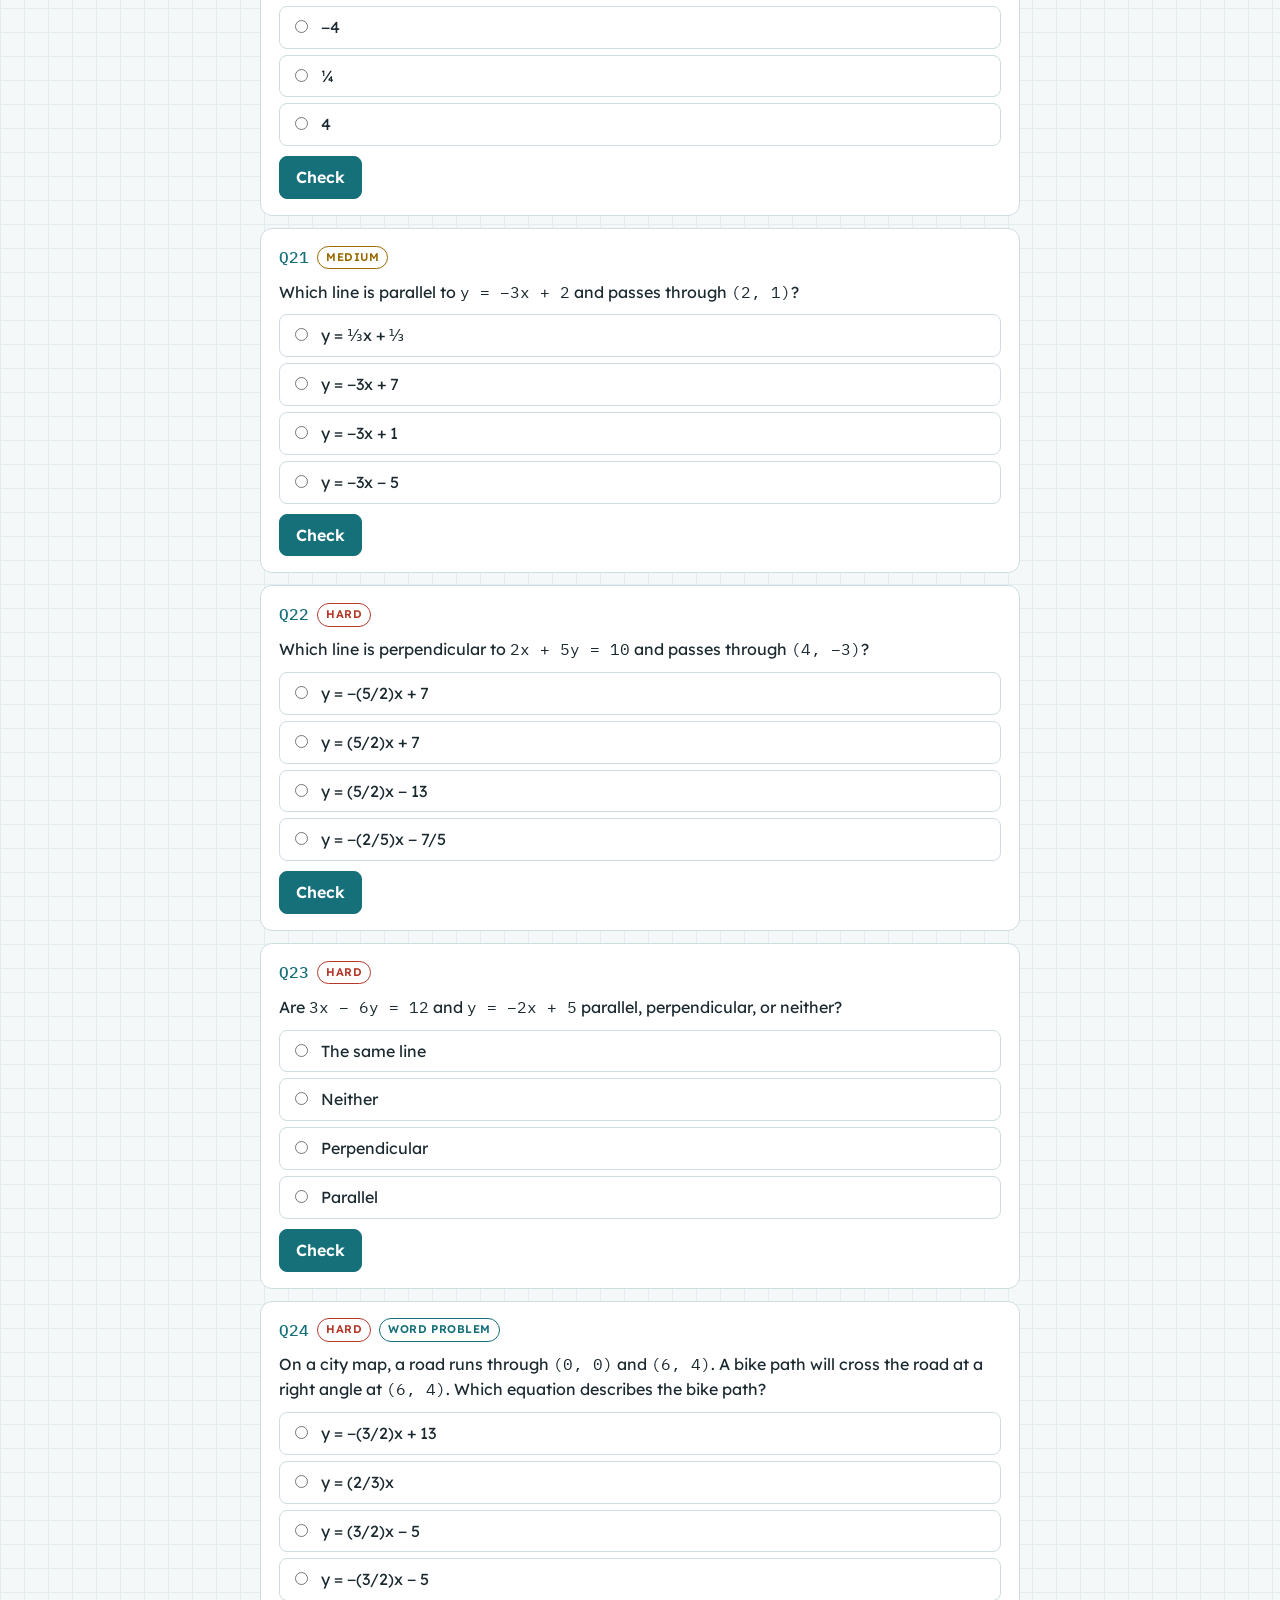
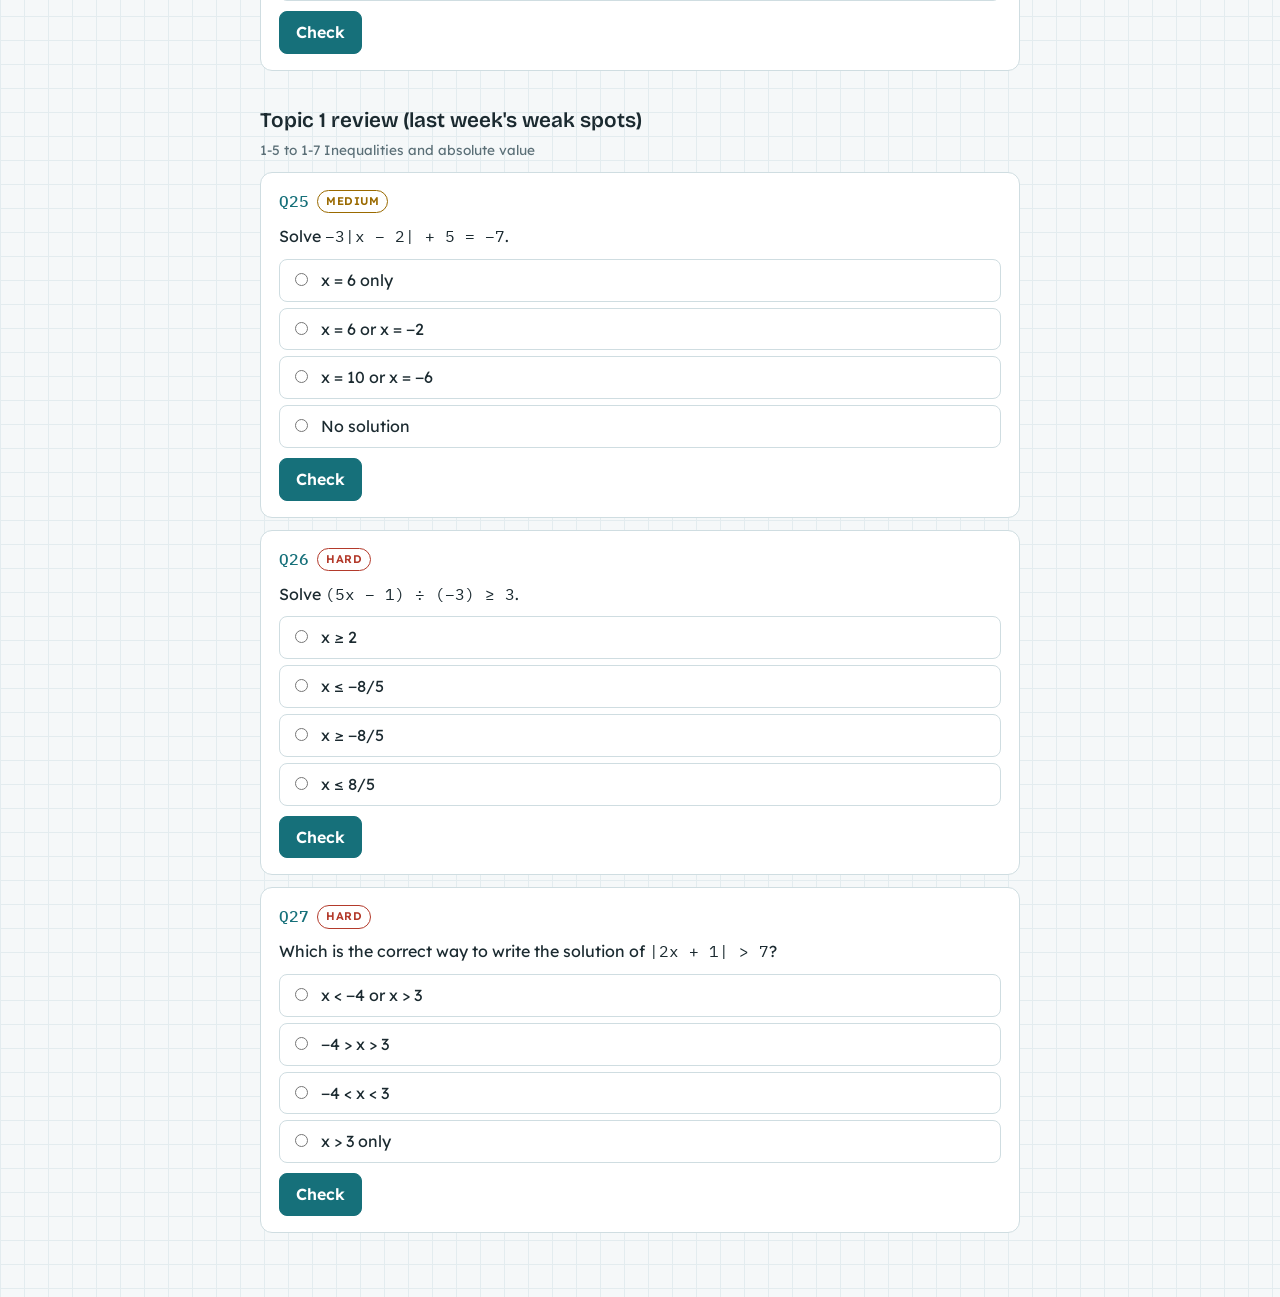
<file: archive/topic2-practice-set.html>
<!doctype html><html><head><meta charset=utf8><meta name=viewport content="width=device-width,initial-scale=1,viewport-fit=cover"><style>:root{color-scheme:light;box-sizing:border-box;padding-top:env(safe-area-inset-top,0px);padding-bottom:env(safe-area-inset-bottom,0px)}html{scroll-padding-top:env(safe-area-inset-top,0px)}body{margin:0;padding:0;font:14px -apple-system,BlinkMacSystemFont,sans-serif;background:#fff;color:#000}img{max-width:100%}[hidden]:not([hidden=until-found i]){display:none!important}</style></head><body>
<title>Topic 2 Linear Equations Practice</title>
<meta name="claude:viewport-fit-sides" content="cover">
<link rel="preconnect" href="https://fonts.googleapis.com">
<link rel="stylesheet" href="https://fonts.googleapis.com/css2?family=Bricolage+Grotesque:opsz,wght@12..96,600;12..96,800&family=Lexend:wght@400;500;600&family=IBM+Plex+Mono:wght@500&display=swap">
<style>
/* Layout: one column of question cards on a faint graph-paper ground, sticky score bar, results panel at the end */
:root{
  --bg:#f5f8f9; --grid:#e3ecef; --surface:#ffffff; --fg:#1b2a30; --muted:#5b6f77;
  --accent:#16707a; --accent-soft:#dff0f1; --line:#cfdde1;
  --good:#1e7d45; --good-soft:#e2f4e8; --bad:#b33a2b; --bad-soft:#fbe7e3; --warn:#9a6a00;
  --display:"Bricolage Grotesque", "Segoe UI", system-ui, sans-serif;
  --body:"Lexend", "Segoe UI", system-ui, sans-serif;
  --mono:"IBM Plex Mono", ui-monospace, Consolas, monospace;
}
@media (prefers-color-scheme: dark){:root:not([data-theme="light"]){
  --bg:#0f1a1e; --grid:#16252b; --surface:#15232a; --fg:#e4eef1; --muted:#97adb5;
  --accent:#5cc3cc; --accent-soft:#163a3f; --line:#27404a;
  --good:#5fd08d; --good-soft:#153625; --bad:#ff8a78; --bad-soft:#3d1d18; --warn:#e6b450; color-scheme:dark}}
:root[data-theme="dark"]{
  --bg:#0f1a1e; --grid:#16252b; --surface:#15232a; --fg:#e4eef1; --muted:#97adb5;
  --accent:#5cc3cc; --accent-soft:#163a3f; --line:#27404a;
  --good:#5fd08d; --good-soft:#153625; --bad:#ff8a78; --bad-soft:#3d1d18; --warn:#e6b450; color-scheme:dark}
body{background:var(--bg);color:var(--fg);font-family:var(--body);font-size:16px;line-height:1.55;
  background-image:linear-gradient(var(--grid) 1px,transparent 1px),linear-gradient(90deg,var(--grid) 1px,transparent 1px);
  background-size:24px 24px}
body::before{content:"";position:fixed;inset:0 0 auto;height:env(safe-area-inset-top,0px);z-index:10;background:var(--surface)}
.wrap{max-width:760px;margin:0 auto;padding-left:max(16px,env(safe-area-inset-left,0px));padding-right:max(16px,env(safe-area-inset-right,0px));padding-block:28px 64px}
header h1{font-family:var(--display);font-weight:800;font-size:clamp(1.8rem,5vw,2.5rem);line-height:1.1;margin:0 0 6px;text-wrap:balance}
.eyebrow{font-size:.75rem;letter-spacing:.08em;text-transform:uppercase;color:var(--accent);font-weight:600}
header p{color:var(--muted);margin:6px 0 0;max-width:62ch}
.bar{position:sticky;top:env(safe-area-inset-top,0px);z-index:5;margin:20px 0 8px;background:var(--surface);border:1px solid var(--line);border-radius:10px;padding:10px 14px;display:flex;gap:14px;align-items:center;flex-wrap:wrap}
.bar .track{flex:1 1 160px;height:8px;background:var(--accent-soft);border-radius:99px;overflow:hidden}
.bar .fill{height:100%;width:0;background:var(--accent);transition:width .3s}
.bar .nums{font-family:var(--mono);font-size:.9rem;font-variant-numeric:tabular-nums}
.legend{display:flex;gap:10px;flex-wrap:wrap;font-size:.8rem;color:var(--muted);margin:12px 0 0}
.pill{display:inline-block;font-size:.7rem;font-weight:600;letter-spacing:.05em;text-transform:uppercase;padding:2px 8px;border-radius:99px;border:1px solid var(--line);color:var(--muted)}
.pill.easy{color:var(--good);border-color:currentColor}.pill.medium{color:var(--warn);border-color:currentColor}.pill.hard{color:var(--bad);border-color:currentColor}
.pill.word{color:var(--accent);border-color:currentColor}
section.skill{margin-top:34px}
section.skill h2{font-family:var(--display);font-weight:600;font-size:1.3rem;margin:0 0 2px}
section.skill .lesson{font-size:.85rem;color:var(--muted);margin:0 0 12px}
.q{background:var(--surface);border:1px solid var(--line);border-radius:12px;padding:16px 18px;margin-top:12px;display:grid;gap:10px}
.q.right{border-color:var(--good)}.q.wrong{border-color:var(--bad)}
.qhead{display:flex;gap:8px;align-items:center;flex-wrap:wrap}
.qnum{font-family:var(--mono);font-weight:500;color:var(--accent)}
.prompt{margin:0}
.m{font-family:var(--mono);white-space:nowrap}
.opts{display:grid;gap:6px}
.opts label{display:flex;gap:10px;align-items:flex-start;padding:8px 10px;border:1px solid var(--line);border-radius:8px;cursor:pointer}
.opts label:hover{border-color:var(--accent)}
.opts input{margin-top:5px;accent-color:var(--accent)}
.opts label.correct{background:var(--good-soft);border-color:var(--good)}
.opts label.chosen-wrong{background:var(--bad-soft);border-color:var(--bad)}
.row{display:flex;gap:10px;flex-wrap:wrap;align-items:center}
input[type=text]{font:inherit;font-family:var(--mono);padding:8px 10px;border:1px solid var(--line);border-radius:8px;background:var(--bg);color:var(--fg);width:12rem;max-width:100%}
button{font:inherit;font-weight:600;padding:8px 16px;border-radius:8px;border:1px solid var(--accent);background:var(--accent);color:var(--surface);cursor:pointer}
button.ghost{background:transparent;color:var(--accent)}
button:disabled{opacity:.45;cursor:default}
button:focus-visible,input:focus-visible,label:focus-within{outline:2px solid var(--accent);outline-offset:2px}
.hint{font-size:.9rem;color:var(--muted)}
.fb{border-radius:8px;padding:10px 12px;font-size:.95rem}
.fb.ok{background:var(--good-soft)}.fb.no{background:var(--bad-soft)}
.fb b{display:block;margin-bottom:2px}
.results{margin-top:40px;background:var(--surface);border:2px solid var(--accent);border-radius:14px;padding:18px 20px}
.results h2{font-family:var(--display);margin:0 0 8px}
table{border-collapse:collapse;width:100%;font-size:.95rem}
.tbl{overflow-x:auto}
th,td{text-align:left;padding:6px 8px;border-bottom:1px solid var(--line)}
td.n{font-family:var(--mono);font-variant-numeric:tabular-nums}
.status-m{color:var(--good);font-weight:600}.status-p{color:var(--warn);font-weight:600}.status-n{color:var(--bad);font-weight:600}
.save{margin-top:10px;font-size:.9rem;color:var(--muted)}
.q.coaching{border-color:var(--warn)}
.coach{border-left:3px solid var(--warn);padding-left:14px;display:grid;gap:12px}
.coach-title{font-family:var(--display);font-weight:600;font-size:1.05rem;color:var(--warn)}
.step{display:grid;gap:8px}
.step-label{font-size:.72rem;letter-spacing:.08em;text-transform:uppercase;color:var(--muted);font-weight:600}
.step-q{margin:0}
.step.step-ok .step-label{color:var(--good)}.step.step-shown .step-label{color:var(--bad)}
.step-fb{font-size:.9rem;border-radius:6px;padding:6px 10px}
.step-fb.ok{background:var(--good-soft)}.step-fb.no{background:var(--bad-soft)}
.step-done{background:var(--accent-soft);border-radius:8px;padding:10px 12px}
button.small{padding:6px 12px;font-size:.9rem}
@media (prefers-reduced-motion:reduce){*{transition:none!important}}
</style>

<div class="wrap">
<header>
  <div class="eyebrow">enVision Algebra 1 · Topic 2 · Linear Equations</div>
  <h1>Topic 2 Practice Set</h1>
  <p>27 questions covering lessons 2‑1 to 2‑4, plus 3 review questions from Topic 1. They go from easy to hard and include word problems. Answer one and press <b>Check</b>. If it's wrong, you won't see the answer. Instead you'll get a step-by-step walkthrough, then a second try at the question. Use scratch paper.</p>
  <p class="hint">Typed answers: a fraction like <span class="m">-3/4</span>, a decimal, or a whole number all work.</p>
  <div class="legend"><span class="pill easy">easy</span><span class="pill medium">medium</span><span class="pill hard">hard</span><span class="pill word">word problem</span></div>
</header>
<div class="bar" role="status"><span class="nums" id="nums">0 / 27 done · 0 right first try · 0 with help</span><div class="track"><div class="fill" id="fill"></div></div><button class="ghost" id="restart" type="button">Start over</button></div>
<main id="quiz"></main>
<div class="results" id="results" hidden>
  <h2>Your results</h2>
  <p id="summary"></p>
  <div class="tbl"><table><thead><tr><th>Skill</th><th>First try</th><th>With help</th><th>Missed</th><th>Status</th></tr></thead><tbody id="rtbody"></tbody></table></div>
  <p class="save" id="saveMsg"></p>
</div>
</div>

<script>
const SKILLS = {
  A:{name:"Finding slope", lesson:"2-1 Slope-Intercept Form"},
  B:{name:"Slope-intercept form", lesson:"2-1 Slope-Intercept Form"},
  C:{name:"Slope-intercept word problems", lesson:"2-1 Slope-Intercept Form"},
  D:{name:"Point-slope form", lesson:"2-2 Point-Slope Form"},
  E:{name:"Point-slope word problems", lesson:"2-2 Point-Slope Form"},
  F:{name:"Standard form", lesson:"2-3 Standard Form"},
  G:{name:"Standard form word problems", lesson:"2-3 Standard Form"},
  H:{name:"Parallel and perpendicular lines", lesson:"2-4 Parallel and Perpendicular Lines"},
  R:{name:"Topic 1 review (last week's weak spots)", lesson:"1-5 to 1-7 Inequalities and absolute value"}
};
// type mc: opts [[text, why-wrong or null for correct]]; type num: ans number
const Q = [
 {id:"A1",s:"A",d:"easy",t:"num",p:'Find the slope of the line through <span class="m">(2, 5)</span> and <span class="m">(6, 13)</span>.',ans:2,
  ex:'Slope = (change in y) ÷ (change in x) = (13 − 5) ÷ (6 − 2) = 8 ÷ 4 = <b>2</b>.'},
 {id:"A2",s:"A",d:"medium",t:"num",p:'Find the slope of the line through <span class="m">(−3, 4)</span> and <span class="m">(5, −2)</span>.',ans:-0.75,
  ex:'(−2 − 4) ÷ (5 − (−3)) = −6 ÷ 8 = <b>−3/4</b>. Watch the double negative: 5 − (−3) = 8.'},
 {id:"A3",s:"A",d:"hard",t:"num",p:'The line through <span class="m">(k, 7)</span> and <span class="m">(3, −1)</span> has slope 4. What is k?',ans:5,
  ex:'Slope = (7 − (−1)) ÷ (k − 3) = 8 ÷ (k − 3) = 4. So k − 3 = 2 and <b>k = 5</b>. Check: (7 + 1) ÷ (5 − 3) = 4. ✓'},

 {id:"B1",s:"B",d:"easy",t:"mc",p:'What are the slope and y‑intercept of <span class="m">y = −3x + 7</span>?',
  opts:[["slope −3, y‑intercept 7",null],["slope 7, y‑intercept −3","Swapped: in y = mx + b, m (with x) is the slope."],["slope 3, y‑intercept 7","The negative sign belongs to the slope."],["slope −3, y‑intercept −7","The constant is +7, so b = 7."]],
  ex:'In y = mx + b, m is the slope and b is the y‑intercept: m = −3, b = 7.'},
 {id:"B2",s:"B",d:"medium",t:"mc",p:'Which equation is the line through <span class="m">(0, −4)</span> and <span class="m">(2, 2)</span>?',
  opts:[["y = 3x − 4",null],["y = −4x + 3","Slope and intercept are swapped."],["y = 3x + 4","(0, −4) is on the line, so b = −4, not +4."],["y = ⅓x − 4","That is run ÷ rise. Slope is rise ÷ run = 6 ÷ 2."]],
  ex:'(0, −4) is the y‑intercept, so b = −4. Slope = (2 − (−4)) ÷ (2 − 0) = 6 ÷ 2 = 3. So y = 3x − 4.'},
 {id:"B3",s:"B",d:"hard",t:"mc",p:'Write the equation of the line with slope <span class="m">−½</span> that passes through <span class="m">(4, 1)</span>, in slope‑intercept form.',
  opts:[["y = −½x + 3",null],["y = −½x + 1","1 is the point's y‑value, not the y‑intercept (the line doesn't cross at x = 0 there)."],["y = −½x − 1","Sign slip: 1 = −2 + b means b = 1 + 2 = 3."],["y = 2x − 7","Wrong slope: the reciprocal was used instead of −½."]],
  ex:'Substitute: 1 = −½(4) + b → 1 = −2 + b → b = 3. So y = −½x + 3.'},

 {id:"C1",s:"C",d:"easy",t:"mc",w:1,p:'A gym charges a $25 sign‑up fee plus $15 per month. Which equation gives the total cost y after x months?',
  opts:[["y = 15x + 25",null],["y = 25x + 15","The $25 is paid once, so it's the starting value (b). The $15 repeats each month, so it's the rate (m)."],["y = 40x","This charges the sign‑up fee every month."],["y = 15x − 25","The fee adds to the cost."]],
  ex:'Rate (per month) = slope = 15. One‑time starting amount = y‑intercept = 25. y = 15x + 25.'},
 {id:"C2",s:"C",d:"medium",t:"num",w:1,p:'A plumber charges $65 for a visit plus $40 per hour. A bill came to $225. How many hours did the plumber work?',ans:4,
  ex:'225 = 40h + 65 → 40h = 160 → <b>h = 4</b> hours.'},
 {id:"C3",s:"C",d:"hard",t:"num",w:1,p:'A phone battery is at 92% at 1:00 pm and 68% at 4:00 pm, and it drains at a constant rate. What percent will it show at 7:30 pm?',ans:40,
  ex:'Rate = (68 − 92) ÷ 3 = −8% per hour. 7:30 pm is 6.5 hours after 1:00 pm: 92 − 8(6.5) = 92 − 52 = <b>40%</b>.'},

 {id:"D1",s:"D",d:"easy",t:"mc",p:'Which is the point‑slope equation of the line through <span class="m">(3, −2)</span> with slope 5?',
  opts:[["y + 2 = 5(x − 3)",null],["y − 2 = 5(x − 3)","y − (−2) becomes y + 2."],["y + 2 = 5(x + 3)","x − 3 stays x − 3 because the point's x is +3."],["y − 3 = 5(x + 2)","The x and y values of the point are swapped."]],
  ex:'Point‑slope form is y − y₁ = m(x − x₁). With (3, −2): y − (−2) = 5(x − 3), so y + 2 = 5(x − 3).'},
 {id:"D2",s:"D",d:"medium",t:"mc",p:'Which is an equation of the line through <span class="m">(−1, 4)</span> and <span class="m">(3, −4)</span>?',
  opts:[["y − 4 = −2(x + 1)",null],["y − 4 = 2(x + 1)","The slope is negative: y goes down 8 as x goes up 4."],["y − 4 = −2(x − 1)","x₁ = −1, so x − (−1) = x + 1."],["y + 4 = −½(x − 3)","Slope is rise ÷ run = −8 ÷ 4, not 4 ÷ −8."]],
  ex:'Slope = (−4 − 4) ÷ (3 − (−1)) = −8 ÷ 4 = −2. Using (−1, 4): y − 4 = −2(x + 1). (Using the other point, y + 4 = −2(x − 3) is the same line.)'},
 {id:"D3",s:"D",d:"hard",t:"mc",p:'Rewrite <span class="m">y − 6 = −⅔(x + 3)</span> in slope‑intercept form.',
  opts:[["y = −⅔x + 4",null],["y = −⅔x + 8","Sign error: −⅔ · 3 = −2, so you add −2, not +2."],["y = −⅔x + 3","The 3 has to be multiplied by −⅔ too (distribute to both terms)."],["y = −⅔x + 9","The 3 was added without multiplying by −⅔."]],
  ex:'Distribute: y − 6 = −⅔x − 2. Add 6: y = −⅔x + 4.'},

 {id:"E1",s:"E",d:"medium",t:"num",w:1,p:'A candle burns down at a constant rate. After 2 hours it is 18 cm tall. After 5 hours it is 12 cm tall. How tall was it before it was lit (in cm)?',ans:22,
  ex:'Slope = (12 − 18) ÷ (5 − 2) = −2 cm per hour. Point‑slope: y − 18 = −2(x − 2). At x = 0: y = 18 + 4 = <b>22 cm</b>.'},
 {id:"E2",s:"E",d:"hard",t:"num",w:1,p:'A taxi ride of 3 miles costs $11.50 and a ride of 8 miles costs $24.00. The cost is linear. How much does a 15‑mile ride cost (in dollars)?',ans:41.5,
  ex:'Slope = (24 − 11.50) ÷ (8 − 3) = 12.50 ÷ 5 = $2.50 per mile. y − 11.50 = 2.5(x − 3). At x = 15: y = 11.50 + 2.5(12) = <b>$41.50</b>.'},

 {id:"F1",s:"F",d:"easy",t:"mc",p:'What are the intercepts of <span class="m">3x + 4y = 24</span>?',
  opts:[["x‑intercept 8, y‑intercept 6",null],["x‑intercept 6, y‑intercept 8","Swapped: for the x‑intercept set y = 0: 3x = 24."],["x‑intercept 3, y‑intercept 4","Those are the coefficients, not the intercepts."],["x‑intercept 24, y‑intercept 24","You still divide 24 by the coefficient."]],
  ex:'Set y = 0: 3x = 24, x = 8. Set x = 0: 4y = 24, y = 6.'},
 {id:"F2",s:"F",d:"medium",t:"mc",p:'Write <span class="m">y = ⅔x − 5</span> in standard form Ax + By = C, with integers and A positive.',
  opts:[["2x − 3y = 15",null],["2x + 3y = 15","Moving 3y to the other side makes it −3y."],["2x − 3y = −15","Sign slip on the constant: 3y = 2x − 15 → 2x − 3y = 15."],["2x − 3y = 5","Every term must be multiplied by 3, including −5."]],
  ex:'Multiply every term by 3: 3y = 2x − 15. Rearrange: −2x + 3y = −15. Multiply by −1 so A is positive: 2x − 3y = 15.'},
 {id:"F3",s:"F",d:"hard",t:"num",p:'What is the slope of <span class="m">5x − 2y = 8</span>?',ans:2.5,
  ex:'Solve for y: −2y = −5x + 8 → y = (5/2)x − 4. Slope = <b>5/2</b>. (Shortcut: slope = −A ÷ B = −5 ÷ −2.)'},

 {id:"G1",s:"G",d:"medium",t:"num",w:1,p:'The drama club sells adult tickets for $12 and student tickets for $8. It made $960. If 50 adult tickets were sold, how many student tickets were sold?',ans:45,
  ex:'12x + 8y = 960. With x = 50: 600 + 8y = 960 → 8y = 360 → <b>y = 45</b>.'},
 {id:"G2",s:"G",d:"hard",t:"mc",w:1,p:'For the same club, <span class="m">12x + 8y = 960</span>, where x = adult tickets and y = student tickets. Which statement is true?',
  opts:[["(0, 120) means: if no adult tickets were sold, 120 student tickets were sold.",null],["(0, 80) means 80 student tickets and no adult tickets.","Set x = 0: 8y = 960 gives y = 120, not 80."],["(120, 0) means 120 adult tickets and no student tickets.","Set y = 0: 12x = 960 gives x = 80, not 120."],["(0, 120) means 120 adult tickets were sold.","x is adult tickets. In (0, 120) x = 0, so no adult tickets."]],
  ex:'y‑intercept: x = 0 → 8y = 960 → y = 120 (all student tickets). x‑intercept: y = 0 → 12x = 960 → x = 80 (all adult tickets).'},

 {id:"H1",s:"H",d:"easy",t:"mc",p:'What is the slope of a line perpendicular to <span class="m">y = 4x − 1</span>?',
  opts:[["−¼",null],["4","Same slope means parallel, not perpendicular."],["−4","Flip the fraction too: the opposite reciprocal of 4 is −¼."],["¼","Change the sign too: the opposite reciprocal is negative."]],
  ex:'Perpendicular slopes are opposite reciprocals: 4 → −¼. Check: 4 × (−¼) = −1.'},
 {id:"H2",s:"H",d:"medium",t:"mc",p:'Which line is parallel to <span class="m">y = −3x + 2</span> and passes through <span class="m">(2, 1)</span>?',
  opts:[["y = −3x + 7",null],["y = −3x − 5","1 = −6 + b gives b = 7. Add 6 to both sides."],["y = ⅓x + ⅓","That slope is perpendicular, not parallel."],["y = −3x + 1","1 is the point's y‑value, not the y‑intercept."]],
  ex:'Parallel → same slope, −3. 1 = −3(2) + b → b = 7. y = −3x + 7.'},
 {id:"H3",s:"H",d:"hard",t:"mc",p:'Which line is perpendicular to <span class="m">2x + 5y = 10</span> and passes through <span class="m">(4, −3)</span>?',
  opts:[["y = (5/2)x − 13",null],["y = −(2/5)x − 7/5","That line is parallel. Perpendicular needs the opposite reciprocal."],["y = (5/2)x + 7","−3 = 10 + b means b = −13. Subtract 10 from both sides."],["y = −(5/2)x + 7","Sign: the opposite reciprocal of −2/5 is +5/2."]],
  ex:'Given line: 5y = −2x + 10 → slope −2/5. Perpendicular slope: 5/2. −3 = (5/2)(4) + b = 10 + b → b = −13.'},
 {id:"H4",s:"H",d:"hard",t:"mc",p:'Are <span class="m">3x − 6y = 12</span> and <span class="m">y = −2x + 5</span> parallel, perpendicular, or neither?',
  opts:[["Perpendicular",null],["Parallel","Parallel lines have equal slopes. Here they are ½ and −2."],["Neither","Multiply the slopes: ½ × (−2) = −1."],["The same line","They have different slopes, so they are different lines."]],
  ex:'3x − 6y = 12 → −6y = −3x + 12 → y = ½x − 2, slope ½. The other slope is −2. ½ × (−2) = −1, so they are perpendicular.'},
 {id:"H5",s:"H",d:"hard",t:"mc",w:1,p:'On a city map, a road runs through <span class="m">(0, 0)</span> and <span class="m">(6, 4)</span>. A bike path will cross the road at a right angle at <span class="m">(6, 4)</span>. Which equation describes the bike path?',
  opts:[["y = −(3/2)x + 13",null],["y = (2/3)x","That's the road itself."],["y = −(3/2)x − 5","4 = −9 + b gives b = 13. Add 9."],["y = (3/2)x − 5","A right angle needs the opposite reciprocal, which is negative."]],
  ex:'Road slope = 4 ÷ 6 = 2/3. Perpendicular slope = −3/2. 4 = −(3/2)(6) + b = −9 + b → b = 13.'},

 {id:"R1",s:"R",d:"medium",t:"mc",p:'Solve <span class="m">−3|x − 2| + 5 = −7</span>.',
  opts:[["x = 6 or x = −2",null],["x = 6 only","Absolute value equations usually have two answers. Also solve x − 2 = −4."],["No solution","Divide by −3 first: |x − 2| = 4, which is positive, so there are solutions."],["x = 10 or x = −6","Divide by −3, don't add or multiply: |x − 2| = 4, not 8."]],
  ex:'Subtract 5: −3|x − 2| = −12. Divide by −3: |x − 2| = 4. So x − 2 = 4 or x − 2 = −4, which gives x = 6 or x = −2.'},
 {id:"R2",s:"R",d:"hard",t:"mc",p:'Solve <span class="m">(5x − 1) ÷ (−3) ≥ 3</span>.',
  opts:[["x ≤ −8/5",null],["x ≥ −8/5","Multiplying by −3 flips the sign. It must become ≤."],["x ≥ 2","Multiply by −3, not 3: 5x − 1 ≤ −9."],["x ≤ 8/5","5x ≤ −8, so x ≤ −8/5 (keep the negative)."]],
  ex:'Multiply both sides by −3 and FLIP: 5x − 1 ≤ −9. Add 1: 5x ≤ −8. Divide by 5 (positive, no flip): x ≤ −8/5.'},
 {id:"R3",s:"R",d:"hard",t:"mc",p:'Which is the correct way to write the solution of <span class="m">|2x + 1| > 7</span>?',
  opts:[["x < −4 or x > 3",null],["−4 < x < 3","> means OR (outside the interval), not AND (between)."],["−4 > x > 3","An OR can't be chained like this; it says x is below −4 and above 3 at the same time."],["x > 3 only","Also solve 2x + 1 < −7."]],
  ex:'2x + 1 > 7 → x > 3, OR 2x + 1 < −7 → x < −4. Write it as "x < −4 or x > 3".'}
];

// Guided walkthrough steps. n = typed number step (a = answer), c = choice step (o[0] is correct). h = hint after a miss.
const STEPS = {
 A1:[{n:"What is the change in y? (13 − 5)",a:8,h:"Subtract the y‑values: second y minus first y."},{n:"What is the change in x? (6 − 2)",a:4},{n:"Slope = change in y ÷ change in x. What is the slope?",a:2,h:"Divide your two answers: (change in y) ÷ (change in x)."}],
 A2:[{n:"What is the change in y? (−2 − 4)",a:-6,h:"Start at −2 and go down 4 more."},{n:"What is the change in x? (5 − (−3))",a:8,h:"Subtracting a negative is the same as adding: 5 + 3."},{n:"Slope = (change in y) ÷ (change in x). Simplify it (fraction or decimal).",a:-0.75,s:"−6 ÷ 8 = −3/4",h:"Divide −6 by 8 and simplify."}],
 A3:[{n:"What is the change in y between the points? (7 − (−1))",a:8,h:"Subtracting −1 is the same as adding 1."},{c:"The change in x is k − 3. Which equation says the slope equals 4?",o:["8 ÷ (k − 3) = 4","(k − 3) ÷ 8 = 4","8 × (k − 3) = 4"],h:"Slope is rise ÷ run, and the rise goes on top."},{n:"Multiply both sides by (k − 3): 8 = 4(k − 3). What does k − 3 equal?",a:2,h:"Divide 8 by 4."},{n:"So what is k?",a:5,h:"If k − 3 = 2, add 3 to both sides."}],
 B1:[{c:"In y = mx + b, which letter is the slope?",o:["m","b","x"],h:"The slope is the number multiplied by x."},{n:"In y = −3x + 7, what number is multiplied by x? (include its sign)",a:-3},{n:"What number is b, the constant at the end?",a:7}],
 B2:[{c:"A point with x = 0 sits on the y‑axis. What does (0, −4) tell you?",o:["The y‑intercept is −4 (b = −4)","The slope is −4","The x‑intercept is −4"],h:"Where does a line cross the y‑axis?"},{n:"Find the slope: (2 − (−4)) ÷ (2 − 0) = ?",a:3,h:"Top: 2 + 4. Bottom: 2."}],
 B3:[{c:"Start with y = mx + b. What do you substitute?",o:["m = −½, x = 4, y = 1","m = −½, x = 1, y = 4","m = 4, x = −½, y = 1"],h:"In a point (x, y), x comes first."},{n:"What is −½ × 4?",a:-2},{n:"Now 1 = −2 + b. What is b?",a:3,h:"Add 2 to both sides."}],
 C1:[{c:"Which amount is paid only once, at the start?",o:["The $25 sign‑up fee","The $15 per month"]},{c:"In y = mx + b, the one‑time starting amount is…",o:["b, the y‑intercept","m, the slope"],h:"The y‑intercept is the value when x = 0 (before any months pass)."},{c:"The amount that repeats every month is…",o:["m, the slope, so m = 15","b, so b = 15"],h:"The slope is the rate: how much y changes each time x goes up by 1."}],
 C2:[{c:"Which equation gives the total bill y after h hours?",o:["y = 40h + 65","y = 65h + 40","y = 105h"],h:"$65 is paid once. $40 is paid each hour."},{n:"Set y = 225: 225 = 40h + 65. Subtract 65 from both sides. What does 40h equal?",a:160},{n:"Divide by 40. h = ?",a:4}],
 C3:[{n:"How many hours pass from 1:00 pm to 4:00 pm?",a:3},{n:"How much did the battery change in that time? (68 − 92)",a:-24,h:"It went down, so the change is negative."},{n:"Rate = change ÷ hours. How many percent per hour?",a:-8},{n:"How many hours pass from 1:00 pm to 7:30 pm?",a:6.5,h:"Half an hour is 0.5."},{n:"Start at 92 and add (rate × hours): 92 + (−8)(6.5) = ?",a:40,h:"First find 8 × 6.5, then subtract it from 92."}],
 D1:[{c:"Point‑slope form is…",o:["y − y₁ = m(x − x₁)","y = mx + b","Ax + By = C"]},{c:"The point is (3, −2), so y₁ = −2. What is y − y₁?",o:["y − (−2), which is y + 2","y − 2","y − 3"],h:"Subtracting a negative turns into adding."},{c:"x₁ = 3. What is x − x₁?",o:["x − 3","x + 3","x + 2"]}],
 D2:[{n:"Find the slope: (−4 − 4) ÷ (3 − (−1)) = ?",a:-2,h:"Top: −8. Bottom: 3 + 1 = 4."},{c:"Use the point (−1, 4). What is x − x₁?",o:["x − (−1), which is x + 1","x − 1","x − 4"]},{c:"What is y − y₁?",o:["y − 4","y + 4","y + 1"]}],
 D3:[{c:"To get y alone, what is the first step?",o:["Distribute −⅔ to both x and 3","Add 6 inside the parentheses","Multiply only the x by −⅔"],h:"The −⅔ multiplies everything in the parentheses."},{n:"What is −⅔ × 3?",a:-2},{n:"Now y − 6 = −⅔x − 2. Add 6 to both sides. The constant becomes −2 + 6 = ?",a:4}],
 E1:[{c:"Let x = hours and y = height. Which two points do you know?",o:["(2, 18) and (5, 12)","(18, 2) and (12, 5)","(2, 5) and (18, 12)"],h:"Each point is (hours, height)."},{n:"Slope = (12 − 18) ÷ (5 − 2) = ? cm per hour",a:-2},{c:"\"Before it was lit\" means which x‑value?",o:["x = 0","x = 2","x = 18"],h:"x counts hours since it was lit."},{n:"Use y − 18 = −2(x − 2) and plug in x = 0. What is y?",a:22,h:"−2(0 − 2) = −2 × −2 = 4. Then y − 18 = 4."}],
 E2:[{c:"Let x = miles and y = cost. Which points do you know?",o:["(3, 11.50) and (8, 24.00)","(11.50, 3) and (24.00, 8)","(3, 8) and (11.50, 24.00)"]},{n:"Slope = (24 − 11.50) ÷ (8 − 3) = ? dollars per mile",a:2.5},{n:"Going from 3 miles to 15 miles adds how many miles?",a:12},{n:"Cost = 11.50 + 2.50 × 12 = ?",a:41.5,h:"Multiply first: 2.50 × 12."}],
 F1:[{c:"To find the x‑intercept, which variable do you set to 0?",o:["y","x"],h:"The x‑intercept is on the x‑axis, where the height (y) is 0."},{n:"With y = 0: 3x = 24. What is x?",a:8},{n:"Now the y‑intercept. With x = 0: 4y = 24. What is y?",a:6}],
 F2:[{c:"How do you clear the fraction ⅔?",o:["Multiply every term by 3","Multiply only the x term by 3","Divide every term by 3"],h:"Whatever you do to one term, do to every term."},{c:"After multiplying everything by 3, you get…",o:["3y = 2x − 15","3y = 2x − 5","y = 2x − 15"],h:"−5 × 3 = −15, and the y gets multiplied too."},{c:"Move 2x to the left side. Which is correct?",o:["−2x + 3y = −15","2x + 3y = −15","−2x + 3y = 15"],h:"Subtract 2x from both sides; the −15 stays on the right."}],
 F3:[{c:"Get y alone. First subtract 5x from both sides:",o:["−2y = −5x + 8","−2y = 5x + 8","2y = −5x + 8"]},{c:"Now divide every term by −2:",o:["y = (5/2)x − 4","y = −(5/2)x + 4","y = (5/2)x + 4"],h:"−5 ÷ −2 is positive. 8 ÷ −2 is negative."}],
 G1:[{c:"Let x = adult tickets and y = student tickets. Which equation fits?",o:["12x + 8y = 960","8x + 12y = 960","12x + 8y = 50"],h:"Price × number of tickets, added together, equals the total money."},{n:"Plug in x = 50. What is 12 × 50?",a:600},{n:"600 + 8y = 960. What does 8y equal?",a:360},{n:"So y = ?",a:45}],
 G2:[{c:"The y‑intercept is where x = 0. What does x = 0 mean here?",o:["No adult tickets were sold","No student tickets were sold","No money was made"]},{n:"With x = 0: 8y = 960. What is y?",a:120},{n:"Now the x‑intercept. With y = 0: 12x = 960. What is x?",a:80},{c:"So which point is the y‑intercept?",o:["(0, 120)","(120, 0)","(0, 80)"],h:"Points are written (x, y), and here x = 0."}],
 H1:[{c:"Slopes of perpendicular lines are…",o:["opposite reciprocals: flip the fraction AND change the sign","equal","just the reciprocal (flip only)","just the opposite (change sign only)"]},{c:"Write the slope 4 as a fraction:",o:["4/1","1/4","−4/1"]}],
 H2:[{c:"Parallel lines have…",o:["the same slope","opposite reciprocal slopes","the same y‑intercept"]},{n:"So m = −3. Substitute (2, 1) into y = −3x + b. What is −3 × 2?",a:-6},{n:"Now 1 = −6 + b. What is b?",a:7,h:"Add 6 to both sides."}],
 H3:[{c:"First find the slope of 2x + 5y = 10. Solve for y:",o:["y = −(2/5)x + 2","y = (2/5)x + 2","y = −2x + 10"],h:"Subtract 2x, then divide every term by 5."},{c:"The perpendicular slope is the opposite reciprocal of −2/5:",o:["5/2","−5/2","2/5"]},{n:"Substitute the point (4, −3). What is (5/2) × 4?",a:10},{n:"Now −3 = 10 + b. What is b?",a:-13,h:"Subtract 10 from both sides."}],
 H4:[{c:"Rewrite 3x − 6y = 12 in slope‑intercept form:",o:["y = ½x − 2","y = −½x + 2","y = 2x − 4"],h:"Subtract 3x, then divide every term by −6."},{n:"What is the slope of that first line? (fraction or decimal)",a:0.5,s:"½"},{n:"Multiply the two slopes: ½ × (−2) = ?",a:-1}],
 H5:[{n:"What is the slope of the road through (0, 0) and (6, 4)? (fraction)",a:2/3,s:"4 ÷ 6 = 2/3",h:"Rise ÷ run = 4 ÷ 6. Simplify."},{c:"A right angle means the path is perpendicular to the road. Its slope is…",o:["−3/2","3/2","2/3"]},{n:"Substitute (6, 4). What is −(3/2) × 6?",a:-9},{n:"Now 4 = −9 + b. What is b?",a:13}],
 R1:[{c:"Goal: get the absolute value by itself. What do you do first?",o:["Subtract 5 from both sides","Divide by −3 first","Split into two equations right away"],h:"Undo the + 5 first, then the × (−3). Split only when the |…| is alone."},{n:"Now −3|x − 2| = −12. Divide both sides by −3. |x − 2| = ?",a:4},{c:"|x − 2| = 4 splits into…",o:["x − 2 = 4  or  x − 2 = −4","x − 2 = 4 only","|x| = 6"]},{n:"Solve x − 2 = 4. x = ?",a:6},{n:"Solve x − 2 = −4. x = ?",a:-2}],
 R2:[{c:"Multiply both sides by −3 to clear the ÷ (−3). What happens to ≥?",o:["It flips to ≤","It stays ≥","It becomes ="],h:"Multiplying or dividing by a negative flips the sign."},{n:"The right side becomes 3 × (−3). What is it?",a:-9},{n:"Now 5x − 1 ≤ −9. Add 1 to both sides. 5x ≤ ?",a:-8},{c:"Divide by 5. Does the sign flip again?",o:["No, 5 is positive","Yes, you always flip when dividing"]}],
 R3:[{c:"|2x + 1| > 7 means 2x + 1 is more than 7 away from 0. So…",o:["2x + 1 > 7  OR  2x + 1 < −7","−7 < 2x + 1 < 7","2x + 1 > 7 only"],h:"Greater than → OR (outside). Less than → AND (between)."},{n:"Solve 2x + 1 > 7. x > ?",a:3},{n:"Solve 2x + 1 < −7. x < ?",a:-4},{c:"How do you write an OR answer?",o:["Two separate pieces joined by \"or\"","One chain, like −4 > x > 3"]}]
};

const state = {}; // id -> {status:'first'|'helped'|'missed', chosen, stepMisses}
const TOL = 0.006;
function parseNum(v){
  v = String(v).replace(/[−–]/g,"-").replace(/[\s$%,]/g,"").replace(/cm|hours?|hrs?/gi,"");
  if(!v) return NaN;
  const f = v.match(/^(-?\d*\.?\d+)\/(-?\d*\.?\d+)$/);
  if(f) return parseFloat(f[1])/parseFloat(f[2]);
  return /^-?\d*\.?\d+$/.test(v) ? parseFloat(v) : NaN;
}
const fmt = x => String(+x.toFixed(4)).replace("-","−");
function el(tag, attrs={}, html){const e=document.createElement(tag);for(const k in attrs)e.setAttribute(k,attrs[k]);if(html!=null)e.innerHTML=html;return e}
function shuffled(n,key){const order=[...Array(n).keys()];let seed=[...key].reduce((a,c)=>(a*31+c.charCodeAt(0))%233280,7);
  for(let i=n-1;i>0;i--){seed=(seed*9301+49297)%233280;const j=Math.floor(seed/233280*(i+1));[order[i],order[j]]=[order[j],order[i]]}return order}

function render(){
  const root = document.getElementById("quiz"); root.innerHTML="";
  let n=0, cur=null;
  Q.forEach(q=>{
    if(q.s!==cur){cur=q.s;const sec=el("section",{class:"skill"});sec.append(el("h2",{},SKILLS[q.s].name),el("p",{class:"lesson"},SKILLS[q.s].lesson));root.append(sec)}
    n++;
    const card = el("article",{class:"q",id:"q-"+q.id});
    const head = el("div",{class:"qhead"});
    head.append(el("span",{class:"qnum"},"Q"+n),el("span",{class:"pill "+q.d},q.d));
    if(q.w) head.append(el("span",{class:"pill word"},"word problem"));
    card.append(head, el("p",{class:"prompt"},q.p));
    const fb = el("div",{class:"fb",hidden:""});
    const coach = el("div",{class:"coach",hidden:""});
    const btn = el("button",{type:"button"},"Check");
    const ctx = {q,card,fb,btn,coach,tries:0,stepMisses:0};
    if(q.t==="mc"){
      const box = el("div",{class:"opts",role:"radiogroup"});
      shuffled(q.opts.length,q.id).forEach(i=>{const lab=el("label",{"data-i":i});const r=el("input",{type:"radio",name:"r-"+q.id,value:i,id:"r-"+q.id+"-"+i});lab.append(r,el("span",{},q.opts[i][0]));box.append(lab)});
      ctx.box=box;
      btn.onclick=()=>{const c=box.querySelector("input:checked:not(:disabled)");if(!c){say(fb,"no","Pick an answer first.");return}check(ctx,+c.value)};
      const row=el("div",{class:"row"});row.append(btn);
      card.append(box,row,fb,coach);
    } else {
      const row = el("div",{class:"row"});
      const inp = el("input",{type:"text",id:"in-"+q.id,inputmode:"decimal",autocomplete:"off","aria-label":"Your answer"});
      ctx.inp=inp;
      btn.onclick=()=>{const v=parseNum(inp.value);if(isNaN(v)){say(fb,"no","Type a number or a fraction like 3/4.");return}check(ctx,v)};
      inp.addEventListener("keydown",e=>{if(e.key==="Enter")btn.click()});
      row.append(inp,btn); card.append(row,fb,coach);
    }
    root.append(card);
  });
  update();
}
function say(fb,kind,html){fb.hidden=false;fb.className="fb "+kind;fb.innerHTML=html}

function check(ctx,val){
  const {q,card,fb,btn}=ctx; ctx.tries++;
  const ok = q.t==="mc" ? q.opts[val][1]===null : Math.abs(val-q.ans)<TOL;
  const chosen = q.t==="mc" ? q.opts[val][0] : ctx.inp.value;
  if(ok){
    lock(ctx,true);
    const status = ctx.tries===1 ? "first" : "helped";
    state[q.id]={status,chosen,stepMisses:ctx.stepMisses};
    card.className="q right";
    say(fb,"ok",(status==="first"?"<b>Correct!</b>":"<b>You got it!</b> You worked it out step by step. ")+q.ex);
    update(); return;
  }
  if(ctx.tries===1){
    // first miss: mark the wrong pick, lock the question, start the walkthrough
    if(q.t==="mc"){const l=ctx.box.querySelector(`label[data-i="${val}"]`);l.classList.add("chosen-wrong");l.querySelector("input").disabled=true;l.querySelector("input").checked=false}
    ctx.firstChosen=chosen;
    lock(ctx,false);
    card.className="q coaching";
    say(fb,"no","<b>Not quite.</b> Let's work through it one step at a time. Answer each step below.");
    startCoach(ctx); return;
  }
  // missed again after the walkthrough: show the answer and the full solution
  lock(ctx,true);
  if(q.t==="mc"){ctx.box.querySelectorAll("label").forEach(l=>{if(q.opts[+l.dataset.i][1]===null)l.classList.add("correct")});}
  state[q.id]={status:"missed",chosen:ctx.firstChosen,second:chosen,stepMisses:ctx.stepMisses};
  card.className="q wrong";
  const note = q.t==="mc" && q.opts[val][1] ? q.opts[val][1]+" " : "";
  say(fb,"no","<b>Here's the full solution.</b> "+note+q.ex+"<br><i>Mark this one to ask about.</i>");
  update();
}
function lock(ctx,on){
  ctx.btn.disabled=on;
  if(ctx.inp){ctx.inp.disabled=on}
  if(ctx.box){ctx.box.querySelectorAll("input").forEach(i=>{if(!i.closest("label").classList.contains("chosen-wrong"))i.disabled=on})}
}

function startCoach(ctx){
  const steps = STEPS[ctx.q.id]; const coach=ctx.coach;
  coach.hidden=false; coach.innerHTML="";
  coach.append(el("div",{class:"coach-title"},"Walk through it"));
  let i=0;
  const next=()=>{
    if(i>=steps.length){
      const done=el("div",{class:"step-done"},"<b>Nice work.</b> Now use your steps to answer the original question above"+(ctx.q.t==="mc"?" (pick a new choice)":"")+" and press Check.");
      coach.append(done); lock(ctx,false); ctx.fb.hidden=true;
      if(ctx.inp){ctx.inp.value="";ctx.inp.focus()}
      return;
    }
    coach.append(buildStep(ctx,steps[i],i,()=>{i++;next()}));
  };
  next();
}
function buildStep(ctx,st,idx,onDone){
  const wrap=el("div",{class:"step"});
  wrap.append(el("div",{class:"step-label"},"Step "+(idx+1)));
  const isNum = "n" in st;
  wrap.append(el("p",{class:"step-q"},isNum?st.n:st.c));
  const fb=el("div",{class:"step-fb",hidden:""});
  const btn=el("button",{type:"button",class:"small"},"Check step");
  let misses=0, box, inp;
  const finish=(right)=>{btn.disabled=true;if(inp)inp.disabled=true;if(box)box.querySelectorAll("input").forEach(x=>x.disabled=true);
    wrap.classList.add(right?"step-ok":"step-shown");onDone()};
  const miss=()=>{misses++;ctx.stepMisses++;
    if(misses>=2){
      const shown = isNum ? (st.s||fmt(st.a)) : st.o[0];
      fb.hidden=false;fb.className="step-fb no";fb.innerHTML="This step is: <b>"+shown+"</b>. Look at how it works, then keep going.";
      if(box)box.querySelectorAll("label").forEach(l=>{if(+l.dataset.i===0)l.classList.add("correct")});
      finish(false);
    } else {fb.hidden=false;fb.className="step-fb no";fb.innerHTML="<b>Try again.</b> "+(st.h||"Check your arithmetic, especially the signs.")}
  };
  if(isNum){
    const row=el("div",{class:"row"});
    inp=el("input",{type:"text",inputmode:"decimal",autocomplete:"off","aria-label":"Step answer",id:"st-"+ctx.q.id+"-"+idx});
    btn.onclick=()=>{const v=parseNum(inp.value);if(isNaN(v)){fb.hidden=false;fb.className="step-fb no";fb.textContent="Type a number or a fraction.";return}
      if(Math.abs(v-st.a)<TOL){fb.hidden=false;fb.className="step-fb ok";fb.textContent="✓ Right.";finish(true)}else miss()};
    inp.addEventListener("keydown",e=>{if(e.key==="Enter")btn.click()});
    row.append(inp,btn);wrap.append(row);
    setTimeout(()=>inp.focus({preventScroll:true}),0);
  } else {
    box=el("div",{class:"opts"});
    shuffled(st.o.length,ctx.q.id+idx).forEach(k=>{const lab=el("label",{"data-i":k});lab.append(el("input",{type:"radio",name:"s-"+ctx.q.id+"-"+idx,value:k,id:"s-"+ctx.q.id+"-"+idx+"-"+k}),el("span",{},st.o[k]));box.append(lab)});
    btn.onclick=()=>{const c=box.querySelector("input:checked:not(:disabled)");if(!c){fb.hidden=false;fb.className="step-fb no";fb.textContent="Pick one first.";return}
      if(+c.value===0){c.closest("label").classList.add("correct");fb.hidden=false;fb.className="step-fb ok";fb.textContent="✓ Right.";finish(true)}
      else{c.closest("label").classList.add("chosen-wrong");c.disabled=true;c.checked=false;miss()}};
    const row=el("div",{class:"row"});row.append(btn);
    wrap.append(box,row);
  }
  wrap.append(fb);
  return wrap;
}

function update(){
  const vals=Object.values(state), done=vals.length;
  const first=vals.filter(s=>s.status==="first").length, helped=vals.filter(s=>s.status==="helped").length;
  document.getElementById("nums").textContent=`${done} / ${Q.length} done · ${first} right first try · ${helped} with help`;
  document.getElementById("fill").style.width=(done/Q.length*100)+"%";
  if(done===Q.length) finish();
}

let saved=false;
async function finish(){
  const res=document.getElementById("results"); res.hidden=false;
  const t={};Q.forEach(q=>{t[q.s]=t[q.s]||{first:0,helped:0,missed:0,total:0};t[q.s].total++;t[q.s][state[q.id].status]++});
  const tb=document.getElementById("rtbody"); tb.innerHTML=""; const gaps=[];
  for(const k in t){const r=t[k];
    const [cls,lab]= r.first===r.total?["status-m","Got it"]:r.missed===0?["status-p","Getting there"]:["status-n","Practice more"];
    if(r.first<r.total) gaps.push(SKILLS[k].name);
    const tr=el("tr");tr.append(el("td",{},SKILLS[k].name),el("td",{class:"n"},`${r.first}/${r.total}`),el("td",{class:"n"},String(r.helped)),el("td",{class:"n"},String(r.missed)),el("td",{class:cls},lab));tb.append(tr)}
  const vals=Object.values(state), first=vals.filter(s=>s.status==="first").length, helped=vals.filter(s=>s.status==="helped").length, missed=vals.filter(s=>s.status==="missed").length;
  document.getElementById("summary").innerHTML=`<b>${first} of ${Q.length}</b> right on the first try, <b>${helped}</b> solved with the walkthrough, <b>${missed}</b> still missed. `+(gaps.length?"Skills to practice again: "+gaps.join(", ")+".":"Every skill is solid.");
  res.scrollIntoView({behavior:"smooth",block:"start"});
  if(saved) return; saved=true;
  const msg=document.getElementById("saveMsg");
  try{
    const db = window.claude?.use ? await window.claude.use("db") : null;
    if(!db){msg.textContent="Results weren't saved (saving isn't available in this view).";return}
    const perSkill={};for(const k in t)perSkill[k]={name:SKILLS[k].name,...t[k]};
    const notFirst=Q.filter(q=>state[q.id].status!=="first").map(q=>({id:q.id,skill:SKILLS[q.s].name,status:state[q.id].status,firstAnswer:String(state[q.id].chosen),stepMisses:state[q.id].stepMisses}));
    await db.collection("attempts").add({finishedAt:new Date().toISOString(),firstTry:first,withHelp:helped,missed,total:Q.length,perSkill,notFirstTry:notFirst});
    msg.textContent="Results saved.";
  }catch(e){msg.textContent="Results couldn't be saved this time.";}
}

document.getElementById("restart").onclick=()=>{for(const k in state)delete state[k];saved=false;document.getElementById("results").hidden=true;render();window.scrollTo({top:0})};
render();
</script>

</body></html>
</file>
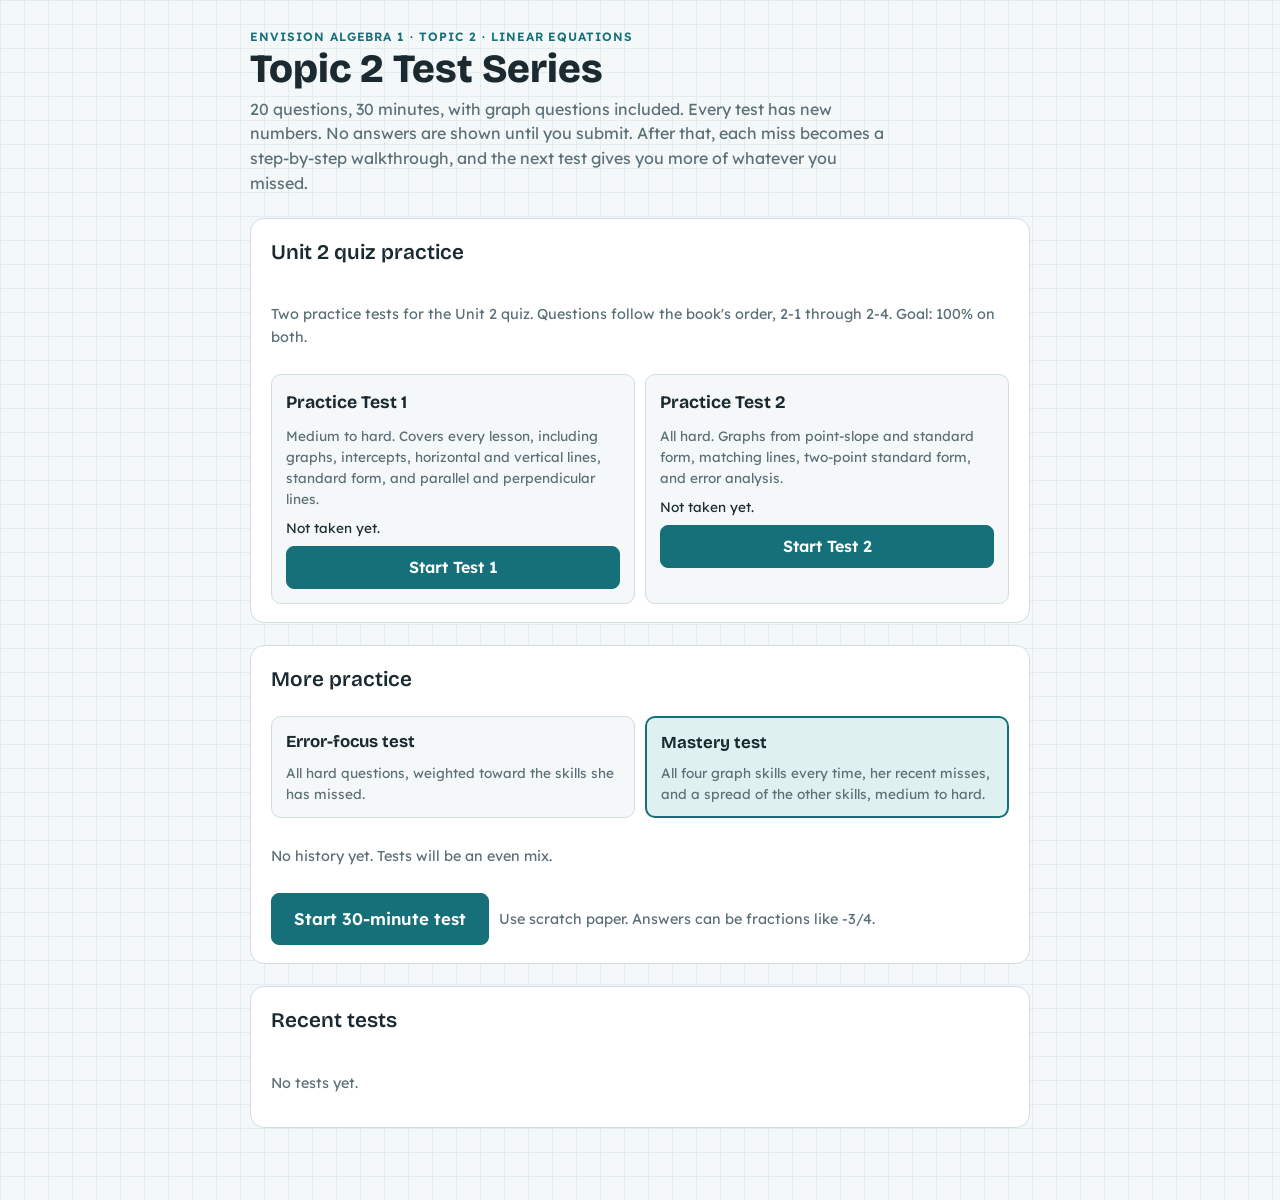
<file: archive/topic2-test-series.html>
<!doctype html><html><head><meta charset=utf8><meta name=viewport content="width=device-width,initial-scale=1,viewport-fit=cover"><style>:root{color-scheme:light;box-sizing:border-box;padding-top:env(safe-area-inset-top,0px);padding-bottom:env(safe-area-inset-bottom,0px)}html{scroll-padding-top:env(safe-area-inset-top,0px)}body{margin:0;padding:0;font:14px -apple-system,BlinkMacSystemFont,sans-serif;background:#fff;color:#000}img{max-width:100%}[hidden]:not([hidden=until-found i]){display:none!important}</style></head><body>
<title>Topic 2 Test Series</title>
<meta name="claude:viewport-fit-sides" content="cover">
<link rel="preconnect" href="https://fonts.googleapis.com">
<link rel="stylesheet" href="https://fonts.googleapis.com/css2?family=Bricolage+Grotesque:opsz,wght@12..96,600;12..96,800&family=Lexend:wght@400;500;600&family=IBM+Plex+Mono:wght@500&display=swap">
<style>
/* Layout: week plan strip on top, start panel, then the test as one column of cards under a sticky timer bar; results and walkthroughs replace the bar after submit */
:root{
  --bg:#f5f8f9; --grid:#e3ecef; --surface:#ffffff; --fg:#1b2a30; --muted:#5b6f77;
  --accent:#16707a; --accent-soft:#dff0f1; --line:#cfdde1;
  --good:#1e7d45; --good-soft:#e2f4e8; --bad:#b33a2b; --bad-soft:#fbe7e3; --warn:#9a6a00; --warn-soft:#fbf1d9;
  --plot0:#16707a; --plot1:#c2410c; --plot2:#7c3aed; --plot3:#15803d; --gridline:#dbe6ea; --axis:#38505a;
  --display:"Bricolage Grotesque","Segoe UI",system-ui,sans-serif;
  --body:"Lexend","Segoe UI",system-ui,sans-serif;
  --mono:"IBM Plex Mono",ui-monospace,Consolas,monospace;
}
@media (prefers-color-scheme: dark){:root:not([data-theme="light"]){
  --bg:#0f1a1e; --grid:#16252b; --surface:#15232a; --fg:#e4eef1; --muted:#97adb5;
  --accent:#5cc3cc; --accent-soft:#163a3f; --line:#27404a;
  --good:#5fd08d; --good-soft:#153625; --bad:#ff8a78; --bad-soft:#3d1d18; --warn:#e6b450; --warn-soft:#3a2f14; --plot0:#5cc3cc; --plot1:#fb923c; --plot2:#b79cff; --plot3:#5fd08d; --gridline:#22363e; --axis:#a9bfc7; color-scheme:dark}}
:root[data-theme="dark"]{
  --bg:#0f1a1e; --grid:#16252b; --surface:#15232a; --fg:#e4eef1; --muted:#97adb5;
  --accent:#5cc3cc; --accent-soft:#163a3f; --line:#27404a;
  --good:#5fd08d; --good-soft:#153625; --bad:#ff8a78; --bad-soft:#3d1d18; --warn:#e6b450; --warn-soft:#3a2f14; --plot0:#5cc3cc; --plot1:#fb923c; --plot2:#b79cff; --plot3:#5fd08d; --gridline:#22363e; --axis:#a9bfc7; color-scheme:dark}
body{background:var(--bg);color:var(--fg);font-family:var(--body);font-size:16px;line-height:1.55;
  background-image:linear-gradient(var(--grid) 1px,transparent 1px),linear-gradient(90deg,var(--grid) 1px,transparent 1px);background-size:24px 24px}
body::before{content:"";position:fixed;inset:0 0 auto;height:env(safe-area-inset-top,0px);z-index:10;background:var(--surface)}
.wrap{max-width:780px;margin:0 auto;padding-left:max(16px,env(safe-area-inset-left,0px));padding-right:max(16px,env(safe-area-inset-right,0px));padding-block:28px 72px}
h1{font-family:var(--display);font-weight:800;font-size:clamp(1.8rem,5vw,2.5rem);line-height:1.1;margin:0 0 6px;text-wrap:balance}
h2{font-family:var(--display);font-weight:600;font-size:1.3rem;margin:0 0 8px}
.eyebrow{font-size:.75rem;letter-spacing:.08em;text-transform:uppercase;color:var(--accent);font-weight:600}
.lede{color:var(--muted);margin:6px 0 0;max-width:64ch}
.week{display:grid;grid-template-columns:repeat(5,minmax(0,1fr));gap:8px;margin-top:22px}
@media (max-width:640px){.week{grid-template-columns:1fr}}
[hidden]{display:none!important}
.day{background:var(--surface);border:1px solid var(--line);border-radius:10px;padding:10px 12px;display:grid;gap:6px;align-content:start;min-width:0}
.day.today{border:2px solid var(--accent)}
.day .dl{font-weight:600}
.day .goal{font-size:.8rem;color:var(--muted)}
.chips{display:flex;flex-wrap:wrap;gap:4px}
.chip{font-family:var(--mono);font-size:.75rem;padding:1px 7px;border-radius:99px;border:1px solid var(--line);font-variant-numeric:tabular-nums}
.chip.p{background:var(--good-soft);border-color:var(--good);color:var(--good)}
.chip.np{background:var(--warn-soft);border-color:var(--warn);color:var(--warn)}
.met{font-size:.75rem;font-weight:600;color:var(--good)}
.panel{background:var(--surface);border:1px solid var(--line);border-radius:14px;padding:18px 20px;margin-top:22px;display:grid;gap:12px}
.modes{display:grid;grid-template-columns:repeat(2,minmax(0,1fr));gap:10px}
@media (max-width:560px){.modes{grid-template-columns:1fr}}
.mode{border:1px solid var(--line);border-radius:10px;padding:12px 14px;display:grid;gap:6px;cursor:pointer;background:var(--bg);text-align:left;color:var(--fg);font:inherit}
.mode[aria-pressed="true"]{border:2px solid var(--accent);background:var(--accent-soft)}
.mode b{font-family:var(--display);font-size:1.05rem}
.mode span{font-size:.85rem;color:var(--muted)}
.focuslist{font-size:.9rem;color:var(--muted)}
.focuslist b{color:var(--fg)}
.bar{position:sticky;top:env(safe-area-inset-top,0px);z-index:5;margin:20px 0 8px;background:var(--surface);border:1px solid var(--line);border-radius:10px;padding:10px 14px;display:flex;gap:14px;align-items:center;flex-wrap:wrap}
.timer{font-family:var(--mono);font-size:1.4rem;font-variant-numeric:tabular-nums;min-width:4.5ch}
.timer.low{color:var(--bad)}
.bar .info{font-size:.9rem;color:var(--muted);flex:1 1 140px}
.confirm{display:flex;gap:8px;align-items:center;flex-wrap:wrap;font-size:.9rem}
.pill{display:inline-block;font-size:.7rem;font-weight:600;letter-spacing:.05em;text-transform:uppercase;padding:2px 8px;border-radius:99px;border:1px solid var(--line);color:var(--muted)}
.pill.medium{color:var(--warn);border-color:currentColor}.pill.hard{color:var(--bad);border-color:currentColor}.pill.word{color:var(--accent);border-color:currentColor}
.q{background:var(--surface);border:1px solid var(--line);border-radius:12px;padding:16px 18px;margin-top:12px;display:grid;gap:10px}
.q.right{border-color:var(--good)}.q.wrong{border-color:var(--bad)}.q.coaching{border-color:var(--warn)}
.qhead{display:flex;gap:8px;align-items:center;flex-wrap:wrap}
.qnum{font-family:var(--mono);font-weight:500;color:var(--accent)}
.lesson{font-size:.75rem;color:var(--muted)}
.verdict{margin-left:auto;font-weight:600;font-size:.85rem}
.verdict.ok{color:var(--good)}.verdict.no{color:var(--bad)}
.prompt{margin:0}
.m{font-family:var(--mono);white-space:nowrap}
.opts{display:grid;gap:6px}
.opts label{display:flex;gap:10px;align-items:flex-start;padding:8px 10px;border:1px solid var(--line);border-radius:8px;cursor:pointer}
.opts label:hover{border-color:var(--accent)}
.opts label span{font-family:var(--mono);font-size:.95rem;min-width:0;overflow-wrap:anywhere}
.opts input{margin-top:5px;accent-color:var(--accent)}
.opts label.correct{background:var(--good-soft);border-color:var(--good)}
.opts label.chosen-wrong{background:var(--bad-soft);border-color:var(--bad)}
.row{display:flex;gap:10px;flex-wrap:wrap;align-items:center}
input[type=text]{font:inherit;font-family:var(--mono);padding:8px 10px;border:1px solid var(--line);border-radius:8px;background:var(--bg);color:var(--fg);width:12rem;max-width:100%}
button{font:inherit;font-weight:600;padding:8px 16px;border-radius:8px;border:1px solid var(--accent);background:var(--accent);color:var(--surface);cursor:pointer}
button.ghost{background:transparent;color:var(--accent)}
button.small{padding:6px 12px;font-size:.9rem}
button.big{padding:12px 22px;font-size:1.05rem}
button:disabled{opacity:.45;cursor:default}
button:focus-visible,input:focus-visible,.mode:focus-visible,label:focus-within{outline:2px solid var(--accent);outline-offset:2px}
.fb{border-radius:8px;padding:10px 12px;font-size:.95rem}
.fb.ok{background:var(--good-soft)}.fb.no{background:var(--bad-soft)}.fb.info{background:var(--warn-soft)}
.coach{border-left:3px solid var(--warn);padding-left:14px;display:grid;gap:12px}
.coach-title{font-family:var(--display);font-weight:600;font-size:1.05rem;color:var(--warn)}
.step{display:grid;gap:8px}
.step-label{font-size:.72rem;letter-spacing:.08em;text-transform:uppercase;color:var(--muted);font-weight:600}
.step-q{margin:0;font-family:var(--mono);font-size:.95rem;overflow-wrap:anywhere}
.step.step-ok .step-label{color:var(--good)}.step.step-shown .step-label{color:var(--bad)}
.step-fb{font-size:.9rem;border-radius:6px;padding:6px 10px}
.step-fb.ok{background:var(--good-soft)}.step-fb.no{background:var(--bad-soft)}
.step-done{background:var(--accent-soft);border-radius:8px;padding:10px 12px}
.score{display:flex;gap:18px;align-items:baseline;flex-wrap:wrap}
.score .big{font-family:var(--display);font-weight:800;font-size:3rem;line-height:1;font-variant-numeric:tabular-nums}
.score .big.perfect{color:var(--good)}
table{border-collapse:collapse;width:100%;font-size:.92rem}
.tbl{overflow-x:auto}
th,td{text-align:left;padding:6px 8px;border-bottom:1px solid var(--line)}
td.n{font-family:var(--mono);font-variant-numeric:tabular-nums}
.muted{color:var(--muted);font-size:.9rem}
.graph{display:block;width:100%;height:auto}
.graph .gr{stroke:var(--gridline);stroke-width:.04}
.graph .ax{stroke:var(--axis);stroke-width:.07}
.graph .tk{fill:var(--muted);font:500 .6px var(--body)}
.graph .axl{fill:var(--axis);font:italic 600 .75px var(--body)}
.graph .pl{stroke-width:.14;stroke-linecap:round;fill:none}
.graph .lbl{font:700 .85px var(--body);paint-order:stroke;stroke:var(--surface);stroke-width:.3}
.graph .pl.p0{stroke:var(--plot0)}.graph .pl.p1{stroke:var(--plot1);stroke-dasharray:.6 .3}.graph .pl.p2{stroke:var(--plot2);stroke-dasharray:.15 .25}.graph .pl.p3{stroke:var(--plot3);stroke-dasharray:1 .3 .2 .3}
.graph .lbl.p0{fill:var(--plot0)}.graph .lbl.p1{fill:var(--plot1)}.graph .lbl.p2{fill:var(--plot2)}.graph .lbl.p3{fill:var(--plot3)}
.fig{max-width:320px;background:var(--surface);border:1px solid var(--line);border-radius:8px;padding:6px}
.opts.graphs{grid-template-columns:repeat(2,minmax(0,1fr))}
.opts.graphs label{flex-direction:column;align-items:stretch;gap:4px}
.opts.graphs input{margin:0}
.gopt{display:grid;gap:2px}
.gopt .graph{max-width:220px}
.gopt small{font-family:var(--body);color:var(--muted);font-size:.8rem}
.quizcards{display:grid;grid-template-columns:repeat(2,minmax(0,1fr));gap:10px}
@media (max-width:560px){.quizcards{grid-template-columns:1fr}}
.qc{border:1px solid var(--line);border-radius:10px;padding:14px;display:grid;gap:8px;background:var(--bg);align-content:start}
.qc b{font-family:var(--display);font-size:1.1rem}
.qc .desc{font-size:.85rem;color:var(--muted)}
.qc .st{font-size:.85rem;display:flex;flex-wrap:wrap;gap:4px;align-items:center}
@media (prefers-reduced-motion:reduce){*{transition:none!important}}
</style>

<div class="wrap">
<header>
  <div class="eyebrow">enVision Algebra 1 · Topic 2 · Linear Equations</div>
  <h1>Topic 2 Test Series</h1>
  <p class="lede">20 questions, 30 minutes, with graph questions included. Every test has new numbers. No answers are shown until you submit. After that, each miss becomes a step-by-step walkthrough, and the next test gives you more of whatever you missed.</p>
</header>
<p class="fb info" id="resumeNote" hidden></p>

<section class="panel" id="quizprep">
  <h2>Unit 2 quiz practice</h2>
  <p class="muted">Two practice tests for the Unit 2 quiz. Questions follow the book's order, 2‑1 through 2‑4. Goal: 100% on both.</p>
  <div class="quizcards">
    <div class="qc"><b>Practice Test 1</b><span class="desc">Medium to hard. Covers every lesson, including graphs, intercepts, horizontal and vertical lines, standard form, and parallel and perpendicular lines.</span><span class="st" id="st-quiz1"></span><button type="button" id="go-quiz1">Start Test 1</button></div>
    <div class="qc"><b>Practice Test 2</b><span class="desc">All hard. Graphs from point-slope and standard form, matching lines, two-point standard form, and error analysis.</span><span class="st" id="st-quiz2"></span><button type="button" id="go-quiz2">Start Test 2</button></div>
  </div>
</section>

<section class="panel" id="start">
  <h2>More practice</h2>
  <div class="modes">
    <button type="button" class="mode" id="m-focus" aria-pressed="false"><b>Error-focus test</b><span>All hard questions, weighted toward the skills she has missed.</span></button>
    <button type="button" class="mode" id="m-mastery" aria-pressed="false"><b>Mastery test</b><span>All four graph skills every time, her recent misses, and a spread of the other skills, medium to hard.</span></button>
  </div>
  <p class="focuslist" id="focuslist">Loading her history…</p>
  <div class="row"><button type="button" class="big" id="go">Start 30-minute test</button><span class="muted">Use scratch paper. Answers can be fractions like -3/4.</span></div>
</section>

<section class="panel" id="histpanel"><h2>Recent tests</h2><div id="history"></div></section>
<section class="panel" id="results" hidden></section>
<div id="testArea" hidden>
  <div class="bar" role="status"><span class="timer" id="timer">30:00</span><span class="info" id="answered">0 / 20 answered</span><span class="confirm" id="confirm" hidden></span><button type="button" class="ghost" id="pause">Pause</button><button type="button" id="submit">Submit test</button></div>
  <div class="panel" id="pausedNote" hidden><h2>Test paused</h2><p>The timer is stopped, and the questions are hidden so the time stays fair. Her answers are saved. Press <b>Resume</b> to continue.</p></div>
  <main id="quiz"></main>
</div>

</div>
<script>
// ===== Question generators: enVision Algebra 1 Topic 2 (+ Topic 1 review) =====
const MINUS = "−";
function mulberry(seed){return function(){seed|=0;seed=seed+0x6D2B79F5|0;let t=Math.imul(seed^seed>>>15,1|seed);t=t+Math.imul(t^t>>>7,61|t)^t;return((t^t>>>14)>>>0)/4294967296}}
function makeR(seed){const f=mulberry(seed);const R={
  f, int:(a,b)=>a+Math.floor(f()*(b-a+1)),
  nz:(a,b)=>{let v;do{v=R.int(a,b)}while(v===0);return v},
  pick:a=>a[Math.floor(f()*a.length)],
  sign:()=>f()<.5?-1:1,
  shuffle:a=>{a=a.slice();for(let i=a.length-1;i>0;i--){const j=Math.floor(f()*(i+1));[a[i],a[j]]=[a[j],a[i]]}return a}
};return R}
const gcd=(a,b)=>{a=Math.abs(a);b=Math.abs(b);while(b){[a,b]=[b,a%b]}return a};
function F(n,d=1){if(d<0){n=-n;d=-d}const g=gcd(n,d)||1;return{n:n/g,d:d/g}}
const add=(a,b)=>F(a.n*b.d+b.n*a.d,a.d*b.d), neg=a=>F(-a.n,a.d), sub=(a,b)=>add(a,neg(b)),
  mul=(a,b)=>F(a.n*b.n,a.d*b.d), inv=a=>F(a.d,a.n), absF=a=>F(Math.abs(a.n),a.d), val=a=>a.n/a.d, eqF=(a,b)=>a.n===b.n&&a.d===b.d;
const N=x=>F(x,1);
function fs(a){return (a.n<0?MINUS:"")+(a.d===1?Math.abs(a.n):Math.abs(a.n)+"/"+a.d)}
function nm(x){ // plain number to text
  const s=Number.isInteger(x)?String(x):String(+x.toFixed(4));return s.replace("-",MINUS)}
const money=x=>"$"+x.toFixed(2);
function coefX(m){if(m.n===0)return"";if(m.d===1)return m.n===1?"x":m.n===-1?MINUS+"x":fs(m)+"x";return (m.n<0?MINUS:"")+"("+Math.abs(m.n)+"/"+m.d+")x"}
function line(m,b){let s="y = ";if(m.n!==0){s+=coefX(m);if(b.n!==0)s+=(b.n>0?" + ":" "+MINUS+" ")+fs(absF(b))}else s+=fs(b);return s}
const yPart=y=>y===0?"y":y>0?`y ${MINUS} ${y}`:`y + ${-y}`;
const xPart=x=>x===0?"x":x>0?`x ${MINUS} ${x}`:`x + ${-x}`;
function coefPS(m){if(m.d===1)return m.n===1?"":m.n===-1?MINUS:fs(m);return (m.n<0?MINUS:"")+"("+Math.abs(m.n)+"/"+m.d+")"}
const ps=(m,x1,y1)=>`${yPart(y1)} = ${coefPS(m)}(${xPart(x1)})`;
function std(A,B,C){const t=(c,v)=>(Math.abs(c)===1?"":Math.abs(c))+v;
  return (A<0?MINUS:"")+t(A,"x")+(B>0?" + ":" "+MINUS+" ")+t(B,"y")+" = "+nm(C)}
const pt=(x,y)=>`(${nm(x)}, ${nm(y)})`;
const esc=s=>String(s).replace(/&/g,"&amp;").replace(/</g,"&lt;").replace(/>/g,"&gt;");
const M=s=>`<span class="m">${esc(s)}</span>`;
function mcOpts(correct,ds){const seen=new Set([correct]);const o=[{t:correct,ok:true}];
  for(const d of ds){if(d&&!seen.has(d.t)){seen.add(d.t);o.push({t:d.t,ok:false,tag:d.tag,note:d.note})}}return o}
const FR=[F(1,2),F(-1,2),F(2,3),F(-2,3),F(3,4),F(-3,4),F(3,2),F(-3,2),F(2,5),F(-2,5),F(5,2),F(-5,2),F(1,3),F(-1,3),F(4,3),F(-4,3)];
const INTS=[2,3,4,5,-2,-3,-4,-5].map(N);

const SKILLS={
 slope:"Finding slope",siPoint:"Slope-intercept from a point",siWord:"Slope-intercept word problems",
 psWrite:"Writing point-slope form",psConvert:"Point-slope to slope-intercept",psWord:"Point-slope word problems",
 stdInt:"Standard form intercepts",stdConvert:"Converting to standard form",stdSlope:"Slope from standard form",stdWord:"Standard form word problems",
 perpSlope:"Parallel and perpendicular slopes",perpLine:"Parallel/perpendicular line through a point",perpClassify:"Parallel, perpendicular, or neither",perpWord:"Perpendicular word problems",
 absEq:"Absolute value equations (Topic 1)",flip:"Inequalities with negatives (Topic 1)",absIneq:"Absolute value inequalities (Topic 1)"
};
const LESSON={slope:"2-1",siPoint:"2-1",siWord:"2-1",psWrite:"2-2",psConvert:"2-2",psWord:"2-2",stdInt:"2-3",stdConvert:"2-3",stdSlope:"2-3",stdWord:"2-3",perpSlope:"2-4",perpLine:"2-4",perpClassify:"2-4",perpWord:"2-4",absEq:"1-7",flip:"1-5",absIneq:"1-7"};
const WORD=new Set(["siWord","psWord","stdWord","perpWord"]);

const GEN={
slope(R,lvl){
  if(lvl==="hard"){
    const m=R.pick([2,3,4,-2,-3,-4]),x2=R.int(-5,5),y2=R.int(-6,6),dk=R.pick([1,2,3,-1,-2]),k=x2+dk,y1=y2+m*dk;
    return{type:"num",ans:k,ansText:nm(k),
      prompt:`The line through ${M(`(k, ${nm(y1)})`)} and ${M(pt(x2,y2))} has slope ${M(nm(m))}. What is k?`,
      steps:[{n:`Find the change in y between the points: ${nm(y1)} ${MINUS} (${nm(y2)}) = ?`,a:y1-y2,h:"Subtracting a negative is the same as adding."},
        {c:`The change in x is k ${MINUS} ${nm(x2)}. Which equation says the slope is ${nm(m)}?`,o:[`${nm(y1-y2)} ÷ (k ${MINUS} ${nm(x2)}) = ${nm(m)}`,`(k ${MINUS} ${nm(x2)}) ÷ ${nm(y1-y2)} = ${nm(m)}`,`${nm(y1-y2)} × (k ${MINUS} ${nm(x2)}) = ${nm(m)}`],h:"Slope = rise ÷ run. The rise goes on top."},
        {n:`Solve: what does k ${MINUS} ${nm(x2)} equal?`,a:dk,h:`Divide ${nm(y1-y2)} by ${nm(m)}.`},
        {n:"So what is k?",a:k}],
      ex:`Slope = (${nm(y1)} ${MINUS} ${nm(y2)}) ÷ (k ${MINUS} ${nm(x2)}) = ${nm(m)}, so k ${MINUS} ${nm(x2)} = ${nm(dk)} and k = ${nm(k)}.`};
  }
  const m=R.pick(FR.concat(INTS)),mult=R.pick([1,2]),dx=m.d*mult*R.sign(),x1=R.int(-6,6),y1=R.int(-8,8),x2=x1+dx,y2=y1+m.n*mult*Math.sign(dx);
  return{type:"num",ans:val(m),ansText:fs(m),prompt:`Find the slope of the line through ${M(pt(x1,y1))} and ${M(pt(x2,y2))}.`,
    steps:[{n:`Change in y: ${nm(y2)} ${MINUS} (${nm(y1)}) = ?`,a:y2-y1,h:"Second y minus first y. Watch double negatives."},
      {n:`Change in x: ${nm(x2)} ${MINUS} (${nm(x1)}) = ?`,a:x2-x1,h:"Second x minus first x, in the same order as the y's."},
      {n:"Slope = change in y ÷ change in x. Simplify (fraction or decimal).",a:val(m),s:fs(m)}],
    ex:`(${nm(y2)} ${MINUS} ${nm(y1)}) ÷ (${nm(x2)} ${MINUS} ${nm(x1)}) = ${nm(y2-y1)} ÷ ${nm(x2-x1)} = ${fs(m)}.`};
},
siPoint(R,lvl){
  const m=lvl==="hard"?R.pick(FR.filter(f=>f.d<=4)):R.pick(INTS),x1=m.d*R.nz(-3,3),y1=R.nz(-7,7),b=sub(N(y1),mul(m,N(x1))),mx=mul(m,N(x1));
  const opts=mcOpts(line(m,b),[{t:line(m,N(y1)),tag:"used-y-as-b",note:"The point's y-value is only the y-intercept when x = 0."},
    {t:line(m,add(N(y1),mx)),tag:"sign-solving-b",note:`Solve ${nm(y1)} = ${fs(mx)} + b by subtracting ${fs(mx)} from both sides.`},
    {t:line(inv(m),sub(N(y1),mul(inv(m),N(x1)))),tag:"reciprocal-slope",note:"The slope stays as given; don't flip it."},
    {t:line(neg(m),sub(N(y1),mul(neg(m),N(x1)))),tag:"slope-sign",note:"Keep the slope's sign."}]);
  return{type:"mc",opts,prompt:`Write the equation of the line with slope ${M(fs(m))} through ${M(pt(x1,y1))} in slope-intercept form.`,
    steps:[{c:"Start from y = mx + b. What do you substitute?",o:[`m = ${fs(m)}, x = ${nm(x1)}, y = ${nm(y1)}`,`m = ${fs(m)}, x = ${nm(y1)}, y = ${nm(x1)}`,`m = ${nm(x1)}, x = ${fs(m)}, y = ${nm(y1)}`],h:"A point is written (x, y): x comes first."},
      {n:`What is ${fs(m)} × ${nm(x1)}?`,a:val(mx),s:fs(mx)},
      {n:`Now ${nm(y1)} = ${fs(mx)} + b. What is b?`,a:val(b),s:fs(b),h:`Subtract ${fs(mx)} from both sides (subtracting a negative means adding).`}],
    ex:`${nm(y1)} = ${fs(m)}(${nm(x1)}) + b → ${nm(y1)} = ${fs(mx)} + b → b = ${fs(b)}. So ${line(m,b)}.`};
},
siWord(R,lvl){
  if(lvl!=="hard"){
    const c=R.pick([{w:"A plumber charges",f:"for a house call",u:"hour"},{w:"A bike shop charges",f:"to rent a bike",u:"hour"},{w:"A moving company charges",f:"per job",u:"hour"},{w:"A music app charges",f:"as a sign-up fee",u:"month"}]);
    const fee=R.int(3,18)*5,rate=R.int(4,12)*(c.u==="month"?1:5),n=R.int(3,9),T=fee+rate*n;
    return{type:"num",ans:n,ansText:nm(n),word:1,prompt:`${c.w} $${fee} ${c.f} plus $${rate} per ${c.u}. The total bill was $${T}. How many ${c.u}s were charged?`,
      steps:[{c:`Let n = number of ${c.u}s. Which equation fits?`,o:[`${T} = ${rate}n + ${fee}`,`${T} = ${fee}n + ${rate}`,`${T} = ${rate+fee}n`],h:"The one-time amount is the starting value b. The repeating amount is the rate m."},
        {n:`Subtract ${fee} from both sides. What does ${rate}n equal?`,a:T-fee},{n:"Divide. n = ?",a:n}],
      ex:`${T} = ${rate}n + ${fee} → ${rate}n = ${T-fee} → n = ${n}.`};
  }
  const c=R.pick([
    {lead:"A phone battery drains at a constant rate.",t:"hour",dir:-1,at:(t,v)=>`After ${t} it shows ${v}%.`,q:t=>`What will it show after ${t} (in %)?`},
    {lead:"A water tank drains at a constant rate.",t:"minute",dir:-1,at:(t,v)=>`After ${t} it holds ${v} gallons.`,q:t=>`How many gallons will it hold after ${t}?`},
    {lead:"A sunflower grows at a constant rate.",t:"week",dir:1,at:(t,v)=>`After ${t} it is ${v} cm tall.`,q:t=>`How tall will it be after ${t} (in cm)?`},
    {lead:"Maya adds the same amount to her savings every week.",t:"week",dir:1,at:(t,v)=>`After ${t} she has $${v}.`,q:t=>`How much will she have after ${t} (in dollars)?`}]);
  const r=c.dir*R.pick([3,4,5,6,8]),t1=R.int(1,3),t2=t1+R.int(2,4),t3=t2+R.pick([1.5,2,2.5,3,4]);
  const v1=c.dir<0?Math.abs(r)*(t3-t1)+R.int(2,8)*5:R.int(2,12)*5,v2=v1+r*(t2-t1),v3=v1+r*(t3-t1);
  const ts=t=>`${nm(t)} ${t===1?c.t:c.t+"s"}`;
  const prompt=`${c.lead} ${c.at(ts(t1),nm(v1))} ${c.at(ts(t2),nm(v2))} ${c.q(ts(t3))}`;
  return{type:"num",ans:v3,ansText:nm(v3),word:1,prompt,
    steps:[{n:`How many ${c.t}s pass from ${nm(t1)} to ${nm(t2)}?`,a:t2-t1},{n:`How much did it change in that time? (${nm(v2)} ${MINUS} ${nm(v1)})`,a:v2-v1,h:"If it went down, the change is negative."},
      {n:`Rate = change ÷ time. How much per ${c.t}?`,a:r},{n:`How many ${c.t}s from ${nm(t1)} to ${nm(t3)}?`,a:t3-t1},
      {n:`Start at ${nm(v1)} and add rate × time: ${nm(v1)} + (${nm(r)})(${nm(t3-t1)}) = ?`,a:v3,h:"Multiply first, then add (adding a negative means going down)."}],
    ex:`Rate = (${nm(v2)} ${MINUS} ${nm(v1)}) ÷ ${nm(t2-t1)} = ${nm(r)} per ${c.t}. From ${c.t} ${nm(t1)} to ${nm(t3)} is ${nm(t3-t1)} ${c.t}s, so ${nm(v1)} + (${nm(r)})(${nm(t3-t1)}) = ${nm(v3)}.`};
},
psWrite(R,lvl){
  let x1=R.nz(-6,6),y1=R.nz(-6,6);if(x1>0&&y1>0){if(R.f()<.5)x1=-x1;else y1=-y1}
  if(lvl==="hard"){
    const m=R.pick(INTS.concat(FR.filter(f=>Math.abs(f.n)<=3&&f.d<=3))),k=R.pick([1,2]),x2=x1+m.d*k,y2=y1+m.n*k;
    const opts=mcOpts(ps(m,x1,y1),[{t:ps(neg(m),x1,y1),tag:"slope-sign",note:"Check the sign of the slope: rise ÷ run with the signs kept."},
      {t:ps(m,-x1,y1),tag:"sign-x1",note:`x ${MINUS} x₁ with x₁ = ${nm(x1)} is ${xPart(x1)}.`},
      {t:ps(inv(m),x1,y1),tag:"run-over-rise",note:"Slope is rise ÷ run (change in y on top)."},
      {t:ps(m,x1,-y1),tag:"sign-y1",note:`y ${MINUS} y₁ with y₁ = ${nm(y1)} is ${yPart(y1)}.`}]);
    return{type:"mc",opts,prompt:`Which is an equation of the line through ${M(pt(x1,y1))} and ${M(pt(x2,y2))}?`,
      steps:[{n:`Find the slope: (${nm(y2)} ${MINUS} (${nm(y1)})) ÷ (${nm(x2)} ${MINUS} (${nm(x1)})) = ?`,a:val(m),s:fs(m),h:"Subtracting a negative means adding."},
        {c:`Using the point ${pt(x1,y1)}, what is y ${MINUS} y₁?`,o:[y1<0?`y ${MINUS} (${nm(y1)}), which is ${yPart(y1)}`:yPart(y1),yPart(-y1)]},
        {c:`What is x ${MINUS} x₁?`,o:[x1<0?`x ${MINUS} (${nm(x1)}), which is ${xPart(x1)}`:xPart(x1),xPart(-x1)],h:"Subtracting a negative turns into adding."}],
      ex:`Slope = ${nm(y2-y1)} ÷ ${nm(x2-x1)} = ${fs(m)}. Using ${pt(x1,y1)}: ${ps(m,x1,y1)}.`};
  }
  const m=R.pick(INTS.concat(FR.slice(0,8)));
  const opts=mcOpts(ps(m,x1,y1),[{t:ps(m,-x1,y1),tag:"sign-x1",note:`x ${MINUS} x₁ with x₁ = ${nm(x1)} is ${xPart(x1)}.`},{t:ps(m,x1,-y1),tag:"sign-y1",note:`y ${MINUS} y₁ with y₁ = ${nm(y1)} is ${yPart(y1)}.`},{t:ps(m,y1,x1),tag:"swap-xy",note:"x₁ goes with x and y₁ goes with y."},(val(m)*x1===y1?null:{t:ps(m,-x1,-y1),tag:"sign-both",note:"Both signs are flipped. Use y − y₁ and x − x₁ with the point's own signs."})]);
  return{type:"mc",opts,prompt:`Which is the point-slope equation of the line through ${M(pt(x1,y1))} with slope ${M(fs(m))}?`,
    steps:[{c:"Point-slope form is…",o:[`y ${MINUS} y₁ = m(x ${MINUS} x₁)`,"y = mx + b","Ax + By = C"]},
      {c:`y₁ = ${nm(y1)}. What is y ${MINUS} y₁?`,o:[y1<0?`y ${MINUS} (${nm(y1)}), which is ${yPart(y1)}`:yPart(y1),yPart(-y1)]},
      {c:`x₁ = ${nm(x1)}. What is x ${MINUS} x₁?`,o:[x1<0?`x ${MINUS} (${nm(x1)}), which is ${xPart(x1)}`:xPart(x1),xPart(-x1)],h:"Subtracting a negative turns into adding."}],
    ex:`y ${MINUS} y₁ = m(x ${MINUS} x₁) with ${pt(x1,y1)} and m = ${fs(m)}: ${ps(m,x1,y1)}.`};
},
psConvert(R,lvl){
  const m=lvl==="hard"?R.pick(FR):R.pick(INTS),x1=m.d*R.nz(-3,3),y1=R.nz(-8,8),c=neg(mul(m,N(x1))),b=add(c,N(y1));
  const opts=mcOpts(line(m,b),[{t:line(m,add(mul(m,N(x1)),N(y1))),tag:"distribute-sign",note:`${fs(m)} × (${xPart(x1).slice(2)}) — watch the sign when you distribute.`},
    {t:line(m,N(y1-x1)),tag:"distribute-skip",note:`Distribute ${fs(m)} to both terms in the parentheses.`},
    {t:line(m,sub(c,N(y1))),tag:"move-constant",note:`To undo ${yPart(y1).slice(2)}, do the opposite to both sides.`}]);
  return{type:"mc",opts,prompt:`Rewrite ${M(ps(m,x1,y1))} in slope-intercept form.`,
    steps:[{c:"What is the first step?",o:[`Distribute ${fs(m)} to both x and ${nm(-x1)}`,`Multiply only the x by ${fs(m)}`,"Move the y-term into the parentheses"],h:"The number in front multiplies everything inside the parentheses."},
      {n:`What is ${fs(m)} × (${nm(-x1)})?`,a:val(c),s:fs(c)},
      {n:`Now ${yPart(y1)} = ${coefX(m)} ${c.n<0?MINUS:"+"} ${fs(absF(c))}. Get y alone: what is the constant?`,a:val(b),s:fs(b),h:y1<0?`Subtract ${-y1} from both sides.`:`Add ${y1} to both sides.`}],
    ex:`Distribute: ${yPart(y1)} = ${coefX(m)} ${c.n<0?MINUS:"+"} ${fs(absF(c))}. Then ${y1<0?"subtract "+(-y1):"add "+y1}: ${line(m,b)}.`};
},
psWord(R,lvl){
  const c=R.pick(["candle","taxi","pool","hike"]);
  if(c==="taxi"){
    const r=R.pick([1.5,2,2.25,2.5,3]),base=R.pick([2.5,3,3.5,4]),x1=R.int(2,5),x2=x1+R.int(3,6),x3=x2+R.int(4,9),y=x=>base+r*x;
    return{type:"num",ans:y(x3),ansText:money(y(x3)),word:1,prompt:`A ${x1}-mile taxi ride costs ${money(y(x1))} and a ${x2}-mile ride costs ${money(y(x2))}. The cost is linear. What does a ${x3}-mile ride cost (in dollars)?`,
      steps:[{n:`Slope = (${y(x2).toFixed(2)} ${MINUS} ${y(x1).toFixed(2)}) ÷ (${x2} ${MINUS} ${x1}) = ? dollars per mile`,a:r},
        {n:`How many more miles is ${x3} than ${x1}?`,a:x3-x1},{n:`How much more does that cost? (rate × miles)`,a:r*(x3-x1)},
        {n:`Total: ${y(x1).toFixed(2)} + that = ?`,a:y(x3)}],
      ex:`Rate = ${money(y(x2)-y(x1))} ÷ ${x2-x1} = ${money(r)} per mile. y ${MINUS} ${y(x1).toFixed(2)} = ${r}(x ${MINUS} ${x1}); at x = ${x3}: ${y(x1).toFixed(2)} + ${r}(${x3-x1}) = ${money(y(x3))}.`};
  }
  const cfg={candle:{r:-R.pick([1,2,3]),u:"cm",t:"hour",lead:"A candle burns down at a constant rate.",a:(x,v)=>`After ${x} hours it is ${v} cm tall.`,q:"How tall was it before it was lit (in cm)?"},
    pool:{r:R.pick([15,20,25,30]),u:"gallons",t:"minute",lead:"A hose fills a pool at a constant rate. There was already some water in the pool.",a:(x,v)=>`After ${x} minutes the pool holds ${v} gallons.`,q:"How many gallons were in the pool before the hose was turned on?"},
    hike:{r:-R.pick([150,200,250,300]),u:"feet",t:"hour",lead:"A hiker walks down a mountain at a constant rate.",a:(x,v)=>`After ${x} hours she is at ${v} feet.`,q:"At what elevation did she start (in feet)?"}}[c];
  const x1=R.int(1,4),x2=x1+R.int(2,4),y0=cfg.r<0?(-cfg.r)*(x2+R.int(2,6))*(c==="hike"?1:1):R.int(4,20)*10,y1=y0+cfg.r*x1,y2=y0+cfg.r*x2;
  return{type:"num",ans:y0,ansText:nm(y0),word:1,prompt:`${cfg.lead} ${cfg.a(x1,y1)} ${cfg.a(x2,y2)} ${cfg.q}`,
    steps:[{n:`Slope = (${nm(y2)} ${MINUS} ${nm(y1)}) ÷ (${x2} ${MINUS} ${x1}) = ? ${cfg.u} per ${cfg.t}`,a:cfg.r,h:"If the amount goes down, the slope is negative."},
      {c:`"Before it started" means which x-value?`,o:["x = 0",`x = ${x1}`,`x = ${y1}`],h:`x counts ${cfg.t}s since it started.`},
      {n:`Going from x = ${x1} back to x = 0 is a change in x of 0 ${MINUS} ${x1} = ?`,a:-x1},
      {n:`Change in y = slope × change in x = (${nm(cfg.r)})(${nm(-x1)}) = ?`,a:-cfg.r*x1,h:"Negative × negative is positive."},
      {n:`So y at x = 0 is ${nm(y1)} + that = ?`,a:y0}],
    ex:`Slope = ${nm(y2-y1)} ÷ ${x2-x1} = ${nm(cfg.r)}. Point-slope: y ${MINUS} ${nm(y1)} = ${nm(cfg.r)}(x ${MINUS} ${x1}). At x = 0: y = ${nm(y1)} + (${nm(cfg.r)})(${nm(-x1)}) = ${nm(y0)}.`};
},
stdInt(R){
  const A=R.pick([2,3,4,5,6,-2,-3,-4]),B=R.pick([2,3,4,5,-2,-3,-5]),L=Math.abs(A*B)/gcd(A,B),C=L*R.nz(-3,3)*R.pick([1,2]),xi=C/A,yi=C/B;
  const S=(a,b)=>`x-intercept ${nm(a)}, y-intercept ${nm(b)}`;
  const opts=mcOpts(S(xi,yi),[{t:S(yi,xi),tag:"swap-intercepts",note:"For the x-intercept set y = 0 (not x = 0)."},{t:S(A,B),tag:"coefficients",note:"The coefficients aren't the intercepts; divide C by them."},{t:S(-xi,-yi),tag:"intercept-sign",note:"Keep the signs when you divide."},{t:S(C,C),tag:"no-divide",note:"Divide C by the coefficient."}]);
  return{type:"mc",opts,prompt:`What are the intercepts of ${M(std(A,B,C))}?`,
    steps:[{c:"To find the x-intercept, which variable do you set to 0?",o:["y","x"],h:"The x-intercept is on the x-axis, where y = 0."},{n:`With y = 0: ${nm(A)}x = ${nm(C)}. x = ?`,a:xi},{n:`With x = 0: ${nm(B)}y = ${nm(C)}. y = ?`,a:yi}],
    ex:`y = 0 → x = ${nm(C)} ÷ ${nm(A)} = ${nm(xi)}. x = 0 → y = ${nm(C)} ÷ ${nm(B)} = ${nm(yi)}.`};
},
stdConvert(R){
  const q=R.pick([2,3,4,5]);let p;do{p=R.nz(-5,5)}while(gcd(p,q)!==1);const b=R.nz(-7,7),m=F(p,q);
  let A=-p,B=q,C=q*b;if(A<0){A=-A;B=-B;C=-C}
  const opts=mcOpts(std(A,B,C),[{t:std(A,B,-C),tag:"constant-sign",note:"Check the sign of the constant after moving terms."},{t:std(A,-B,C),tag:"y-sign",note:"Check the sign of the y-term after moving the x-term."},{t:std(A,B,C/q),tag:"multiply-all",note:`Multiply every term by ${q}, including the constant.`},{t:std(A,-B,-C),tag:"sign-both",note:"Check signs when moving terms."}]);
  return{type:"mc",opts,prompt:`Write ${M(line(m,N(b)))} in standard form Ax + By = C, with integers and A > 0.`,
    steps:[{c:`How do you clear the fraction?`,o:[`Multiply every term by ${q}`,`Multiply only the x-term by ${q}`,`Divide every term by ${q}`],h:"Whatever you do to one term, do to every term."},
      {c:`After multiplying by ${q} you get…`,o:[`${q}y = ${nm(p)}x ${q*b<0?MINUS:"+"} ${Math.abs(q*b)}`,`${q}y = ${nm(p)}x ${b<0?MINUS:"+"} ${Math.abs(b)}`,`y = ${nm(p)}x ${q*b<0?MINUS:"+"} ${Math.abs(q*b)}`],h:`The constant ${nm(b)} gets multiplied by ${q} too.`},
      {c:`Move the x-term to the left side. Which is right?`,o:[std(-p,q,q*b),std(p,q,q*b),std(-p,q,-q*b)],h:"Subtract the x-term from both sides. The constant stays on the right."},
      {c:"Is A positive? If not, multiply every term by −1. Final answer:",o:[std(A,B,C),std(A,B,-C),std(-A,B,C)].filter((v,i,a)=>a.indexOf(v)===i)}],
    ex:`Multiply by ${q}: ${q}y = ${nm(p)}x ${q*b<0?MINUS:"+"} ${Math.abs(q*b)}. Move the x-term: ${std(-p,q,q*b)}.${p>0?" Multiply by −1 so A > 0: "+std(A,B,C)+".":""}`};
},
stdSlope(R){
  let A,B;do{A=R.nz(-6,6);B=R.nz(-6,6)}while(Math.abs(A)===Math.abs(B)||Math.abs(B)===1);
  const C=B*R.nz(-4,4),m=F(-A,B),b=F(C,B);
  return{type:"num",ans:val(m),ansText:fs(m),prompt:`What is the slope of ${M(std(A,B,C))}?`,
    steps:[{c:"Get y alone. First move the x-term:",o:[`${nm(B)}y = ${nm(-A)}x + ${nm(C)}`.replace("+ "+MINUS,MINUS+" "),`${nm(B)}y = ${nm(A)}x + ${nm(C)}`.replace("+ "+MINUS,MINUS+" "),`${nm(B)}y = ${nm(-A)}x ${MINUS} ${nm(C)}`]},
      {c:`Divide every term by ${nm(B)}:`,o:[line(m,b),line(neg(m),b),line(m,neg(b))].filter((v,i,a)=>a.indexOf(v)===i),h:"Dividing by a negative changes the sign of every term."},
      {n:"So the slope is…",a:val(m),s:fs(m)}],
    ex:`${std(A,B,C)} → ${nm(B)}y = ${nm(-A)}x + ${nm(C)} → ${line(m,b)}. Slope = ${fs(m)}. (Shortcut: slope = −A ÷ B.)`};
},
stdWord(R,lvl){
  const c=R.pick([{a:"adult tickets",b:"student tickets",who:"The drama club"},{a:"large pizzas",b:"small pizzas",who:"The pizza shop"},{a:"T-shirts",b:"hats",who:"The team store"},{a:"cases of water",b:"bags of ice",who:"The snack stand"}]);
  if(lvl!=="hard"){
    const pa=R.pick([8,9,10,12,14,15]),pb=R.pick([4,5,6,7]),x=R.int(12,40),y=R.int(10,40),T=pa*x+pb*y;
    return{type:"num",ans:y,ansText:nm(y),word:1,prompt:`${c.who} sells ${c.a} for $${pa} each and ${c.b} for $${pb} each. It made $${T}. If ${x} ${c.a} were sold, how many ${c.b} were sold?`,
      steps:[{c:`Let x = ${c.a} and y = ${c.b}. Which equation fits?`,o:[`${pa}x + ${pb}y = ${T}`,`${pb}x + ${pa}y = ${T}`,`${pa}x + ${pb}y = ${x}`],h:"(price × number) + (price × number) = total money."},
        {n:`Plug in x = ${x}. What is ${pa} × ${x}?`,a:pa*x},{n:`${pa*x} + ${pb}y = ${T}. What does ${pb}y equal?`,a:T-pa*x},{n:"So y = ?",a:y}],
      ex:`${pa}(${x}) + ${pb}y = ${T} → ${pb}y = ${T-pa*x} → y = ${y}.`};
  }
  let pa,pb,T;do{pa=R.pick([6,8,10,12,15]);pb=R.pick([3,4,5,6,8]);T=(pa*pb/gcd(pa,pb))*R.int(6,15)}while(pa===pb||T/pa===T/pb);
  const yi=T/pb,xi=T/pa,askY=R.f()<.5;
  const correct=askY?`(0, ${yi}) means: if no ${c.a} were sold, ${yi} ${c.b} were sold.`:`(${xi}, 0) means: if no ${c.b} were sold, ${xi} ${c.a} were sold.`;
  const ds=askY?[{t:`(0, ${xi}) means: if no ${c.a} were sold, ${xi} ${c.b} were sold.`,tag:"intercept-value",note:`Set x = 0: ${pb}y = ${T}, so y = ${yi}.`},{t:`(${yi}, 0) means: ${yi} ${c.a} were sold and no ${c.b}.`,tag:"intercept-swap",note:"In (x, y), x is the first number. On the y-intercept x = 0."},{t:`(0, ${yi}) means: ${yi} ${c.a} were sold.`,tag:"intercept-variable",note:`x stands for ${c.a}; in (0, ${yi}) x = 0.`}]
    :[{t:`(${yi}, 0) means: if no ${c.b} were sold, ${yi} ${c.a} were sold.`,tag:"intercept-value",note:`Set y = 0: ${pa}x = ${T}, so x = ${xi}.`},{t:`(0, ${xi}) means: ${xi} ${c.a} were sold and no ${c.b}.`,tag:"intercept-swap",note:"On the x-intercept y = 0, so it's written (x, 0)."},{t:`(${xi}, 0) means: ${xi} ${c.b} were sold.`,tag:"intercept-variable",note:`x stands for ${c.a}.`}];
  return{type:"mc",opts:mcOpts(correct,ds),word:1,prompt:`${c.who}'s sales are modeled by ${M(`${pa}x + ${pb}y = ${T}`)}, where x = ${c.a} and y = ${c.b}. Which statement is true?`,
    steps:[{c:`On the ${askY?"y":"x"}-intercept, which variable is 0?`,o:askY?["x","y"]:["y","x"],h:`The ${askY?"y":"x"}-intercept sits on the ${askY?"y":"x"}-axis.`},
      {c:`What does ${askY?"x":"y"} = 0 mean here?`,o:askY?[`No ${c.a} were sold`,`No ${c.b} were sold`]:[`No ${c.b} were sold`,`No ${c.a} were sold`]},
      {n:askY?`With x = 0: ${pb}y = ${T}. y = ?`:`With y = 0: ${pa}x = ${T}. x = ?`,a:askY?yi:xi},
      {c:"So the intercept point is…",o:askY?[`(0, ${yi})`,`(${yi}, 0)`]:[`(${xi}, 0)`,`(0, ${xi})`],h:"Points are (x, y)."}],
    ex:`x = 0 → y = ${T} ÷ ${pb} = ${yi}: (0, ${yi}) means only ${c.b}. y = 0 → x = ${T} ÷ ${pa} = ${xi}: (${xi}, 0) means only ${c.a}.`};
},
perpSlope(R,lvl){
  const m=R.pick(FR.concat([2,3,4,5,-2,-3,-4].map(N))),perp=R.f()<.8,want=perp?neg(inv(m)):m;
  let given;
  if(lvl==="hard"){let A=-m.n,B=m.d;if(A<0){A=-A;B=-B}given=std(A,B,B*R.nz(-4,4))}else given=line(m,N(R.nz(-6,6)));
  const opts=mcOpts(fs(want),perp?[{t:fs(m),tag:"same-slope",note:"Equal slopes make lines parallel, not perpendicular."},{t:fs(inv(m)),tag:"reciprocal-only",note:"Flip the fraction AND change the sign."},{t:fs(neg(m)),tag:"opposite-only",note:"Change the sign AND flip the fraction."}]
    :[{t:fs(neg(inv(m))),tag:"perp-for-parallel",note:"That's the perpendicular slope. Parallel lines have the same slope."},{t:fs(inv(m)),tag:"reciprocal-only",note:"Parallel slopes are equal; no flipping."},{t:fs(neg(m)),tag:"opposite-only",note:"Parallel slopes are equal; keep the sign."}]);
  const steps=[];
  if(lvl==="hard")steps.push({n:`First find the slope of ${given} (solve for y).`,a:val(m),s:fs(m),h:"Slope = −A ÷ B."});
  steps.push({c:`A ${perp?"perpendicular":"parallel"} line's slope is…`,o:perp?["the opposite reciprocal: flip the fraction AND change the sign","the same slope","just the reciprocal","just the opposite"]:["the same slope","the opposite reciprocal","just the reciprocal"]});
  if(perp)steps.push({n:`Flip ${fs(m)} upside down. What is its reciprocal?`,a:val(inv(m)),s:fs(inv(m))});
  return{type:"mc",opts,prompt:`What is the slope of a line ${perp?"perpendicular":"parallel"} to ${M(given)}?`,steps,
    ex:`The slope of ${given} is ${fs(m)}. ${perp?`Perpendicular → opposite reciprocal: ${fs(want)}. Check: ${fs(m)} × ${fs(want)} = −1.`:`Parallel → same slope: ${fs(want)}.`}`};
},
perpLine(R,lvl){
  const m=R.pick(FR.filter(f=>f.d<=3).concat([2,3,-2,-3,4].map(N))),perp=lvl==="hard"?R.f()<.75:R.f()<.5,s=perp?neg(inv(m)):m,o=perp?m:neg(inv(m));
  const x1=s.d*R.nz(-3,3),y1=R.nz(-6,6),b=sub(N(y1),mul(s,N(x1))),sx=mul(s,N(x1));
  let given;if(lvl==="hard"){let A=-m.n,B=m.d;if(A<0){A=-A;B=-B}given=std(A,B,B*R.nz(-4,4))}else given=line(m,N(R.nz(-6,6)));
  const opts=mcOpts(line(s,b),[{t:line(o,sub(N(y1),mul(o,N(x1)))),tag:perp?"same-slope":"perp-for-parallel",note:perp?"That line is parallel. Perpendicular needs the opposite reciprocal slope.":"That line is perpendicular. Parallel needs the same slope."},
    {t:line(s,add(N(y1),sx)),tag:"sign-solving-b",note:`Solve ${nm(y1)} = ${fs(sx)} + b carefully: subtract ${fs(sx)} from both sides.`},{t:line(s,N(y1)),tag:"used-y-as-b",note:"The point's y-value is not the y-intercept."},
    {t:line(neg(s),sub(N(y1),mul(neg(s),N(x1)))),tag:"slope-sign",note:"Check the sign of the new slope."}]);
  const steps=[];
  if(lvl==="hard")steps.push({n:`What is the slope of ${given}?`,a:val(m),s:fs(m),h:"Solve for y, or use slope = −A ÷ B."});
  steps.push({c:`The new line is ${perp?"perpendicular":"parallel"}. What slope does it need?`,o:[fs(s),fs(o),fs(neg(s))].filter((v,i,a)=>a.indexOf(v)===i),h:perp?"Opposite reciprocal: flip and change the sign.":"Parallel → same slope."},
    {n:`Substitute ${pt(x1,y1)} into y = ${coefX(s)} + b. What is ${fs(s)} × ${nm(x1)}?`,a:val(sx),s:fs(sx)},
    {n:`Now ${nm(y1)} = ${fs(sx)} + b. What is b?`,a:val(b),s:fs(b),h:`Subtract ${fs(sx)} from both sides.`});
  return{type:"mc",opts,prompt:`Which line is ${perp?"perpendicular":"parallel"} to ${M(given)} and passes through ${M(pt(x1,y1))}?`,steps,
    ex:`Slope of ${given}: ${fs(m)}. ${perp?"Perpendicular":"Parallel"} slope: ${fs(s)}. ${nm(y1)} = ${fs(s)}(${nm(x1)}) + b → b = ${fs(b)}. So ${line(s,b)}.`};
},
perpClassify(R){
  const m1=R.pick(FR.filter(f=>f.d<=3).concat([2,3,-2,-3].map(N))),kind=R.pick(["parallel","perpendicular","neither","neither"]);
  const m2=kind==="parallel"?m1:kind==="perpendicular"?neg(inv(m1)):R.pick([inv(m1),neg(m1)]);
  let A=-m1.n,B=m1.d;if(A<0){A=-A;B=-B}const k=R.nz(-4,4),C=B*k;let b2;do{b2=R.nz(-6,6)}while(b2===k);
  const ans={parallel:"Parallel",perpendicular:"Perpendicular",neither:"Neither"}[kind];
  const tagFor={Parallel:"called-parallel",Perpendicular:"called-perpendicular",Neither:"called-neither"};
  const opts=mcOpts(ans,["Parallel","Perpendicular","Neither"].filter(x=>x!==ans).map(x=>({t:x,tag:tagFor[x],note:x==="Perpendicular"?"Perpendicular needs the product of the slopes to be −1 (flip AND change sign).":x==="Parallel"?"Parallel needs equal slopes.":"Compare the slopes: equal → parallel; product −1 → perpendicular."})));
  return{type:"mc",opts,prompt:`Are ${M(std(A,B,C))} and ${M(line(m2,N(b2)))} parallel, perpendicular, or neither?`,
    steps:[{n:`Slope of ${std(A,B,C)}? (solve for y)`,a:val(m1),s:fs(m1),h:"Slope = −A ÷ B."},{n:`Slope of ${line(m2,N(b2))}?`,a:val(m2),s:fs(m2)},
      {c:"Are the two slopes equal?",o:eqF(m1,m2)?["Yes","No"]:["No","Yes"]},{n:"Multiply the two slopes. What do you get?",a:val(mul(m1,m2)),s:fs(mul(m1,m2)),h:"Multiply numerators and denominators."}],
    ex:`Slopes: ${fs(m1)} and ${fs(m2)}. ${kind==="parallel"?"Equal → parallel.":kind==="perpendicular"?`Product = ${fs(mul(m1,m2))} → perpendicular.`:`Not equal, and product = ${fs(mul(m1,m2))} (not −1) → neither.`}`};
},
perpWord(R){
  const [a,bb]=R.pick([[6,4],[4,2],[6,3],[4,8],[6,9],[2,4],[6,12],[9,6],[8,4],[10,5]]),sgn=R.sign(),a2=a,b2=bb*sgn;
  const road=F(b2,a2),s=neg(inv(road)),bi=sub(N(b2),mul(s,N(a2))),sx=mul(s,N(a2));
  const ctx=R.pick([["road","bike path"],["fence","garden path"],["pipe","drain line"]]);
  const opts=mcOpts(line(s,bi),[{t:line(road,N(0)),tag:"same-slope",note:`That's the ${ctx[0]} itself.`},{t:line(s,add(N(b2),sx)),tag:"sign-solving-b",note:"Solve for b carefully."},{t:line(inv(road),sub(N(b2),mul(inv(road),N(a2)))),tag:"reciprocal-only",note:"A right angle needs the opposite reciprocal (flip AND change sign)."},{t:line(neg(road),sub(N(b2),mul(neg(road),N(a2)))),tag:"opposite-only",note:"Flip the fraction too."}]);
  return{type:"mc",opts,word:1,prompt:`On a site map, a ${ctx[0]} runs through ${M("(0, 0)")} and ${M(pt(a2,b2))}. A ${ctx[1]} will meet it at a right angle at ${M(pt(a2,b2))}. Which equation describes the ${ctx[1]}?`,
    steps:[{n:`Slope of the ${ctx[0]}: ${nm(b2)} ÷ ${a2} = ?`,a:val(road),s:fs(road)},{c:`A right angle means perpendicular. The ${ctx[1]}'s slope is…`,o:[fs(s),fs(road),fs(inv(road))].filter((v,i,x)=>x.indexOf(v)===i)},
      {n:`Substitute ${pt(a2,b2)}: what is ${fs(s)} × ${a2}?`,a:val(sx),s:fs(sx)},{n:`${nm(b2)} = ${fs(sx)} + b. b = ?`,a:val(bi),s:fs(bi)}],
    ex:`${ctx[0]} slope = ${fs(road)}, so the perpendicular slope is ${fs(s)}. ${nm(b2)} = ${fs(s)}(${a2}) + b → b = ${fs(bi)}. ${line(s,bi)}.`};
},
absEq(R){
  const a=R.pick([-2,-3,-4,2,3,5]),k=R.int(2,7),h=R.nz(-5,5),c=R.nz(-9,9),d=a*k+c;
  const ab=`|${xPart(h)}|`,lhs=`${a===-1?MINUS:nm(a)}${ab} ${c<0?MINUS:"+"} ${Math.abs(c)}`;
  const S=(p,q)=>`x = ${nm(Math.max(p,q))} or x = ${nm(Math.min(p,q))}`;
  const opts=mcOpts(S(h+k,h-k),[{t:`x = ${nm(h+k)} only`,tag:"one-solution",note:"An absolute value equation with a positive right side has two solutions."},{t:"No solution",tag:"no-solution",note:`After dividing by ${nm(a)} the absolute value equals ${k}, which is positive.`},{t:S(h+(d-c),h-(d-c)),tag:"didnt-divide",note:`Divide by ${nm(a)} to get the absolute value alone.`},{t:S(-h+k,-h-k),tag:"sign-h",note:`${ab} = ${k} means ${xPart(h)} = ±${k}.`}]);
  return{type:"mc",opts,prompt:`Solve ${M(`${lhs} = ${nm(d)}`)}.`,
    steps:[{c:"Goal: get the absolute value alone. What first?",o:[c<0?`Add ${-c} to both sides`:`Subtract ${c} from both sides`,`Divide by ${nm(a)} first`,"Split into two equations right away"],h:"Undo the + or − first, then the multiplication. Split only when |…| is alone."},
      {n:`Then divide by ${nm(a)}. ${ab} = ?`,a:k,h:`(${nm(d)} ${c<0?"+ "+(-c):MINUS+" "+c}) ÷ ${nm(a)}`},
      {c:`${ab} = ${k} splits into…`,o:[`${xPart(h)} = ${k} or ${xPart(h)} = ${MINUS}${k}`,`${xPart(h)} = ${k} only`,`${xPart(h)} = ${MINUS}${k} only`]},
      {n:`Solve ${xPart(h)} = ${k}. x = ?`,a:h+k},{n:`Solve ${xPart(h)} = ${MINUS}${k}. x = ?`,a:h-k}],
    ex:`${a*k} = ${nm(a)}${ab} after moving ${nm(c)}; divide by ${nm(a)}: ${ab} = ${k}. So ${xPart(h)} = ±${k} → ${S(h+k,h-k)}.`};
},
flip(R){
  let p,q,s,t,v;do{p=R.pick([2,3,4,5]);q=R.nz(-9,9);s=R.pick([2,3,4]);t=R.nz(-5,5);v=F(-s*t-q,p)}while(v.n===0);
  const op=R.pick(["≥",">","≤","<"]),fl={"≥":"≤",">":"<","≤":"≥","<":">"}[op],v2=F(s*t-q,p);
  const opts=mcOpts(`x ${fl} ${fs(v)}`,[{t:`x ${op} ${fs(v)}`,tag:"no-flip",note:`Multiplying by ${MINUS}${s} flips the inequality sign.`},{t:`x ${op} ${fs(v2)}`,tag:"multiplied-positive",note:`Multiply by ${MINUS}${s}, not ${s}.`},{t:`x ${fl} ${fs(neg(v))}`,tag:"dropped-sign",note:"Keep the sign of the number when you divide."}]);
  return{type:"mc",opts,prompt:`Solve ${M(`(${p}x ${q<0?MINUS:"+"} ${Math.abs(q)}) ÷ (${MINUS}${s}) ${op} ${nm(t)}`)}.`,
    steps:[{c:`Multiply both sides by ${MINUS}${s}. What happens to ${op}?`,o:[`It flips to ${fl}`,`It stays ${op}`,"It becomes ="],h:"Multiplying or dividing by a negative flips the sign."},
      {n:`The right side becomes ${nm(t)} × (${MINUS}${s}) = ?`,a:-s*t},
      {n:`Now ${p}x ${q<0?MINUS:"+"} ${Math.abs(q)} ${fl} ${nm(-s*t)}. ${q<0?"Add "+(-q):"Subtract "+q} on both sides. ${p}x ${fl} ?`,a:-s*t-q},
      {c:`Divide by ${p}. Does the sign flip again?`,o:[`No, ${p} is positive`,"Yes, always flip when dividing"]}],
    ex:`× (${MINUS}${s}) and flip: ${p}x ${q<0?MINUS:"+"} ${Math.abs(q)} ${fl} ${nm(-s*t)} → ${p}x ${fl} ${nm(-s*t-q)} → x ${fl} ${fs(v)}.`};
},
absIneq(R){
  const a=R.pick([2,3]),g=a===3?R.pick([2,4,6]):R.int(2,6),r1=R.int(-6,2),r2=r1+g,c=a*g/2,b=-a*(r1+r2)/2,gt=R.f()<.6;
  const inner=`${a}x ${b<0?MINUS:"+"} ${Math.abs(b)}`.replace(" + 0","");
  const OR=`x < ${nm(r1)} or x > ${nm(r2)}`,AND=`${nm(r1)} < x < ${nm(r2)}`;
  const opts=mcOpts(gt?OR:AND,gt?[{t:AND,tag:"and-or",note:"Greater than → OR (outside), not between."},{t:`${nm(r1)} > x > ${nm(r2)}`,tag:"chained-or",note:"An OR can't be written as one chain."},{t:`x > ${nm(r2)} only`,tag:"one-side",note:`Also solve ${inner} < ${MINUS}${c}.`}]
    :[{t:OR,tag:"and-or",note:"Less than → AND (between), not outside."},{t:`x < ${nm(r2)}`,tag:"one-side",note:`Also solve ${inner} > ${MINUS}${c}.`},{t:`${nm(r2)} < x < ${nm(r1)}`,tag:"order",note:"Write the smaller number on the left."}]);
  return{type:"mc",opts,prompt:`Solve ${M(`|${inner}| ${gt?">":"<"} ${c}`)}.`,
    steps:[{c:`|${inner}| ${gt?">":"<"} ${c} means…`,o:gt?[`${inner} > ${c} OR ${inner} < ${MINUS}${c}`,`${MINUS}${c} < ${inner} < ${c}`,`${inner} > ${c} only`]:[`${MINUS}${c} < ${inner} < ${c}`,`${inner} > ${c} OR ${inner} < ${MINUS}${c}`,`${inner} < ${c} only`],h:"Greater than → OR (outside). Less than → AND (between)."},
      {n:`Solve ${inner} = ${c}. x = ?`,a:r2},{n:`Solve ${inner} = ${MINUS}${c}. x = ?`,a:r1},
      {c:"How do you write the answer?",o:gt?["Two pieces joined by \"or\"","One chain like a > x > b"]:["One chain: smaller < x < larger","Two pieces joined by \"or\""]}],
    ex:`${gt?`${inner} > ${c} → x > ${nm(r2)}, OR ${inner} < ${MINUS}${c} → x < ${nm(r1)}. Answer: ${OR}.`:`${MINUS}${c} < ${inner} < ${c} → ${AND}.`}`};
}
};
const LEVELS={slope:["medium","hard"],siPoint:["medium","hard"],siWord:["medium","hard"],psWrite:["medium","hard"],psConvert:["medium","hard"],psWord:["hard"],stdInt:["medium"],stdConvert:["hard"],stdSlope:["hard"],stdWord:["medium","hard"],perpSlope:["medium","hard"],perpLine:["medium","hard"],perpClassify:["hard"],perpWord:["hard"],absEq:["hard"],flip:["hard"],absIneq:["hard"]};
function makeQ(key,lvl,seed){const ls=LEVELS[key];if(!ls.includes(lvl))lvl=ls[ls.length-1];const R=makeR(seed);const q=GEN[key](R,lvl);q.steps=q.steps.map(st=>'c' in st?{...st,o:st.o.filter((v,i,a)=>a.indexOf(v)===i)}:st).filter(st=>!('c' in st)||st.o.length>=2);q.key=key;q.level=lvl;q.word=q.word||WORD.has(key)?1:0;q.seed=seed;return q}
// ===== Graph questions (added 11/1) =====
const GR=6;
function clipLine(it){ // returns [[x1,y1],[x2,y2]] inside [-GR,GR]^2
  const E=1e-9;
  if(it.v!=null)return [[it.v,-GR],[it.v,GR]];
  if(it.h!=null)return [[-GR,it.h],[GR,it.h]];
  const m=it.m,b=it.b,pts=[];
  for(const x of [-GR,GR]){const y=m*x+b;if(y>=-GR-E&&y<=GR+E)pts.push([x,y])}
  if(m!==0)for(const y of [-GR,GR]){const x=(y-b)/m;if(x>=-GR-E&&x<=GR+E)pts.push([x,y])}
  pts.sort((p,q)=>p[0]-q[0]||p[1]-q[1]);return pts.length>=2?[pts[0],pts[pts.length-1]]:null;
}
function svgGraph(items,opt={}){
  const R=GR,pad=0.9,vb=`${-R-pad} ${-R-pad} ${2*(R+pad)} ${2*(R+pad)}`;let s=`<svg class="graph" viewBox="${vb}" xmlns="http://www.w3.org/2000/svg" aria-hidden="true">`;
  for(let i=-R;i<=R;i++){s+=`<line class="gr" x1="${i}" y1="${-R}" x2="${i}" y2="${R}"/><line class="gr" x1="${-R}" y1="${i}" x2="${R}" y2="${i}"/>`}
  s+=`<line class="ax" x1="${-R-.5}" y1="0" x2="${R+.5}" y2="0"/><line class="ax" x1="0" y1="${-R-.5}" x2="0" y2="${R+.5}"/>`;
  s+=`<text class="axl" x="${R+.55}" y="-.25">x</text><text class="axl" x=".25" y="${-R-.35}">y</text>`;
  for(const t of [-4,-2,2,4]){s+=`<text class="tk" x="${t}" y=".85" text-anchor="middle">${t<0?"−"+(-t):t}</text><text class="tk" x="-.3" y="${-t+.25}" text-anchor="end">${t<0?"−"+(-t):t}</text>`}
  s+=`<text class="tk" x="-.3" y=".85" text-anchor="end">O</text>`;
  const placed=[];
  items.forEach((it,i)=>{const seg=clipLine(it);if(!seg)return;const [[a,b],[c,d]]=seg;
    s+=`<line class="pl p${it.cls||i%4}" x1="${a}" y1="${-b}" x2="${c}" y2="${-d}"/>`;
    if(it.label){
      let best=null;for(const f of [0.12,0.88,0.3,0.7,0.5,0.2,0.8,0.4,0.6,0.08,0.92]){const x=a+(c-a)*f,y=b+(d-b)*f;const ok=placed.every(p=>Math.hypot(p[0]-x,p[1]-y)>1.8)&&Math.abs(x)>1.2&&Math.abs(y)>1.2&&Math.abs(x)<5.3&&Math.abs(y)<5.3;if(ok){best=[x,y];break}}
      if(!best)best=[a+(c-a)*.5,b+(d-b)*.5];placed.push(best);
      // nudge label off the line, perpendicular
      const len=Math.hypot(c-a,d-b)||1,nx=-(d-b)/len,ny=(c-a)/len;const lx=best[0]+nx*.55,ly=best[1]+ny*.55;
      s+=`<text class="lbl p${it.cls||i%4}" x="${lx.toFixed(2)}" y="${(-ly+.28).toFixed(2)}" text-anchor="middle">${it.label}</text>`;
    }
  });
  return s+"</svg>";
}
const GSL=[F(1,2),F(-1,2),F(2,3),F(-2,3),F(3,2),F(-3,2),F(1,3),F(-1,3),F(3,4),F(-3,4),N(2),N(-2),N(3),N(-3),N(1),N(-1)];
const gOpt=(desc,items)=>({t:"graph: "+desc,g:svgGraph(items)});
function gmc(correct,ds){const seen=new Set([correct.t]);const o=[{...correct,ok:true}];for(const d of ds){if(d&&!seen.has(d.t)){seen.add(d.t);o.push({...d,ok:false})}}return o.slice(0,4)}
function stdFromMB(m,b){let A=-m.n,B=m.d,C=mul(b,N(m.d));if(C.d!==1)return null;let c=C.n;if(A<0||(A===0&&B<0)){A=-A;B=-B;c=-c}return [A,B,c]}
function stdFromInts(p,q){ // x-int p, y-int q: qx + py = pq
  let A=q,B=p,C=p*q;const g=gcd(gcd(A,B),C);A/=g;B/=g;C/=g;if(A<0){A=-A;B=-B;C=-C}return std(A,B,C)}

Object.assign(SKILLS,{graphToEq:"Equation from a graph",eqToGraph:"Graph from an equation",matchLine:"Matching lines to equations",horizVert:"Horizontal and vertical lines",stdTwoPoints:"Standard form through two points",psToStd:"Point-slope to standard form",interceptError:"Intercept error analysis"});
Object.assign(LESSON,{graphToEq:"2-1",eqToGraph:"2-1",matchLine:"2-3",horizVert:"2-3",stdTwoPoints:"2-3",psToStd:"2-3",interceptError:"2-3"});
Object.assign(LEVELS,{graphToEq:["medium","hard"],eqToGraph:["medium","hard"],matchLine:["hard"],horizVert:["medium","hard"],stdTwoPoints:["hard"],psToStd:["hard"],interceptError:["medium"]});

Object.assign(GEN,{
graphToEq(R,lvl){
  let m,b;do{m=R.pick(GSL);b=R.nz(-4,4)}while(lvl==="hard"&&!stdFromMB(m,N(b)));
  const fig=svgGraph([{m:val(m),b,cls:0}]);
  const L=(mm,bb)=>{if(lvl!=="hard")return line(mm,N(bb));const s=stdFromMB(mm,N(bb));return s?std(...s):line(mm,N(bb))};
  const opts=mcOpts(L(m,b),[{t:L(neg(m),b),tag:"slope-sign",note:"Check the direction: a line going down from left to right has a negative slope."},
    {t:L(inv(m),b),tag:"run-over-rise",note:"Slope is rise ÷ run: vertical change on top."},{t:L(m,-b),tag:"intercept-sign",note:"Read where the line crosses the y-axis, including the sign."},
    {t:L(neg(inv(m)),b),tag:"perp-slope",note:"That slope is perpendicular to the graphed line."}]);
  const steps=[{n:"Where does the line cross the y-axis? (the y-intercept)",a:b,h:"Find the point on the vertical axis where x = 0."},
    {c:"Does the line go up or down as you move left to right?",o:val(m)>0?["Up, so the slope is positive","Down, so the slope is negative"]:["Down, so the slope is negative","Up, so the slope is positive"]},
    {n:`From (0, ${nm(b)}) move to the next point where the line crosses grid corners. Slope = rise ÷ run = ?`,a:val(m),s:fs(m),h:"Count the squares up or down (rise), then right (run)."}];
  if(lvl==="hard")steps.push({c:"In slope-intercept form that's y = mx + b. Which standard form matches?",o:[L(m,b),L(m,-b),L(neg(m),b)].filter((v,i,a)=>a.indexOf(v)===i),h:"Move the x-term to the left and clear fractions."});
  return{type:"mc",opts,fig,prompt:"Which equation is shown in the graph?",steps,
    ex:`The line crosses the y-axis at ${nm(b)} and has slope ${fs(m)} (rise ${m.n}, run ${m.d}). So ${line(m,N(b))}${lvl==="hard"?`, which is ${L(m,b)} in standard form`:""}.`};
},
eqToGraph(R,lvl){
  const form=lvl==="hard"?R.pick(["std","ps"]):"si";
  if(form==="std"){
    let p,q;do{p=R.nz(-5,5);q=R.nz(-5,5)}while(Math.abs(p)===Math.abs(q)||Math.abs(p)===1&&Math.abs(q)===1);
    const G=(pp,qq)=>gOpt(`x-int ${pp}, y-int ${qq}`,[{m:-qq/pp,b:qq,cls:0}]);
    const opts=gmc(G(p,q),[{...G(-p,q),tag:"x-int-sign",note:"Check the sign of the x-intercept."},{...G(p,-q),tag:"y-int-sign",note:"Check the sign of the y-intercept."},{...G(q,p),tag:"swap-intercepts",note:"x-intercept: set y = 0. y-intercept: set x = 0."},{...G(-p,-q),tag:"sign-both",note:"Check both signs."}]);
    const eq=stdFromInts(p,q);
    return{type:"mc",opts,prompt:`Which graph shows ${M(eq)}?`,
      steps:[{n:`Find the x-intercept: set y = 0. x = ?`,a:p},{n:`Find the y-intercept: set x = 0. y = ?`,a:q},{c:"So the line passes through…",o:[`${pt(p,0)} and ${pt(0,q)}`,`${pt(q,0)} and ${pt(0,p)}`,`${pt(-p,0)} and ${pt(0,q)}`].filter((v,i,a)=>a.indexOf(v)===i)}],
      ex:`${eq}: y = 0 gives x = ${nm(p)}, and x = 0 gives y = ${nm(q)}. The graph goes through ${pt(p,0)} and ${pt(0,q)}.`};
  }
  const m=R.pick(GSL.filter(f=>Math.abs(val(f))!==1)),b=R.nz(-4,4);
  const G=(mm,bb)=>gOpt(`y = ${fs(mm)}x + ${bb}`,[{m:val(mm),b:bb,cls:0}]);
  const opts=gmc(G(m,b),[{...G(neg(m),b),tag:"slope-sign",note:"Positive slope rises left to right; negative slope falls."},{...G(m,-b),tag:"intercept-sign",note:"Check the sign of the y-intercept."},{...G(inv(m),b),tag:"run-over-rise",note:"Rise goes on top: slope = rise ÷ run."},{...G(neg(m),-b),tag:"sign-both",note:"Check both signs."}]);
  let eq,pre=[];
  if(form==="ps"){const x1=m.d*R.nz(-2,2),y1=val(m)*x1+b;eq=ps(m,x1,y1);pre=[{c:`The point in ${eq} is…`,o:[pt(x1,y1),pt(-x1,-y1),pt(y1,x1)].filter((v,i,a)=>a.indexOf(v)===i),h:"y − y₁ = m(x − x₁): flip the signs you see to get the point."}]}
  else eq=line(m,N(b));
  return{type:"mc",opts,prompt:`Which graph shows ${M(eq)}?`,
    steps:pre.concat([{n:"What is the slope?",a:val(m),s:fs(m)},{n:"What is the y-intercept? (where x = 0)",a:b,h:form==="ps"?"Rewrite in slope-intercept form, or start at the point and move back to x = 0.":undefined},
      {c:"So the graph…",o:[`crosses the y-axis at ${nm(b)} and goes ${val(m)>0?"up":"down"} ${Math.abs(m.n)} for every ${m.d} to the right`,`crosses the y-axis at ${nm(b)} and goes ${val(m)>0?"down":"up"} ${Math.abs(m.n)} for every ${m.d} to the right`,`crosses the y-axis at ${nm(b)} and goes ${val(m)>0?"up":"down"} ${m.d} for every ${Math.abs(m.n)} to the right`].filter((v,i,a)=>a.indexOf(v)===i)}]),
    ex:`${eq} has slope ${fs(m)} and y-intercept ${nm(b)}: start at (0, ${nm(b)}), then go ${val(m)>0?"up":"down"} ${Math.abs(m.n)} and right ${m.d}.`};
},
matchLine(R){
  let p,q;do{p=R.nz(-5,5);q=R.nz(-5,5)}while(Math.abs(p)===Math.abs(q));
  const cands=[[p,q],[-p,q],[p,-q],[q,p],[-q,-p],[-p,-q]];const four=[];const key=([a,b])=>a+","+b;
  for(const c of cands){if(four.length<4&&!four.some(f=>key(f)===key(c)))four.push(c)}
  const letters=R.shuffle(["A","B","C","D"]);const items=four.map((c,i)=>({m:-c[1]/c[0],b:c[1],label:letters[i],cls:i}));
  const fig=svgGraph(items);const tags=[null,"x-int-sign","y-int-sign","swap-intercepts"];
  const notes={"x-int-sign":"Check the sign of the x-intercept.","y-int-sign":"Check the sign of the y-intercept.","swap-intercepts":"x-intercept: set y = 0. y-intercept: set x = 0."};
  const opts=four.map((c,i)=>({t:"Line "+letters[i],ok:i===0,tag:tags[i]||"other",note:notes[tags[i]]||"Find both intercepts and check which line crosses there."}));
  const eq=stdFromInts(p,q);
  return{type:"mc",opts:[opts[0]].concat(opts.slice(1)),fig,prompt:`Which line in the graph is ${M(eq)}?`,
    steps:[{n:"Find the x-intercept: set y = 0. x = ?",a:p},{n:"Find the y-intercept: set x = 0. y = ?",a:q},{c:`Which line crosses the x-axis at ${nm(p)} and the y-axis at ${nm(q)}?`,o:["Line "+letters[0],...letters.slice(1).map(l=>"Line "+l)]}],
    ex:`${eq}: y = 0 gives x = ${nm(p)}; x = 0 gives y = ${nm(q)}. Line ${letters[0]} passes through ${pt(p,0)} and ${pt(0,q)}.`};
},
horizVert(R,lvl){
  const isX=R.f()<.5,c=R.pick([-4.5,-3.5,-3,-2.5,-2,-1.5,-1,-0.5,0.5,1,1.5,2,2.5,3,3.5,4.5]),k=Number.isInteger(c)?R.pick([2,3,-2,-3,4]):R.pick([2,4,-2,-4,6]);
  const eq=`${nm(k)}${isX?"x":"y"} = ${nm(k*c)}`,v=isX?"x":"y",o=isX?"y":"x";
  const pre=[{c:`An equation with only ${v} (no ${o}) graphs as…`,o:[`a ${isX?"vertical":"horizontal"} line`,`a ${isX?"horizontal":"vertical"} line`,"a slanted line through the origin"],h:isX?"Every point has the same x-value, so the line goes straight up and down.":"Every point has the same y-value, so the line goes straight across."},
    {n:`Solve for ${v}: ${v} = ?`,a:c,s:fs(F(c*2,2)),h:`Divide both sides by ${nm(k)}.`}];
  if(lvl!=="hard"){
    const G=(vert,val_)=>gOpt(`${vert?"x":"y"} = ${val_}`,[vert?{v:val_,cls:0}:{h:val_,cls:0}]);
    const opts=gmc(G(isX,c),[{...G(!isX,c),tag:"swap-hv",note:`${v} = constant is ${isX?"vertical":"horizontal"}.`},{...G(isX,-c),tag:"value-sign",note:"Check the sign when you divide."},{...G(isX,Math.abs(2*c)<=5.5?2*c:c/2),tag:"divide-error",note:`Divide both sides by ${nm(k)}.`}]);
    return{type:"mc",opts,prompt:`Which graph shows ${M(eq)}?`,steps:pre,ex:`${eq} → ${v} = ${fs(F(c*2,2))}, a ${isX?"vertical":"horizontal"} line through ${isX?pt(c,0):pt(0,c)}.`};
  }
  const fig=svgGraph([isX?{v:c,cls:0}:{h:c,cls:0}]);const S=x=>fs(F(x*2,2));
  const opts=mcOpts(`${v} = ${S(c)}`,[{t:`${o} = ${S(c)}`,tag:"swap-hv",note:`A ${isX?"vertical":"horizontal"} line is ${v} = a number.`},{t:`${v} = ${S(-c)}`,tag:"value-sign",note:"Check which side of the axis the line is on."},{t:`${o} = ${S(-c)}`,tag:"swap-hv",note:`A ${isX?"vertical":"horizontal"} line is ${v} = a number.`}]);
  return{type:"mc",opts,fig,prompt:"Which equation is shown in the graph?",
    steps:[{c:"Is the line horizontal or vertical?",o:[isX?"Vertical":"Horizontal",isX?"Horizontal":"Vertical"]},{c:`Every point on a ${isX?"vertical":"horizontal"} line has the same…`,o:[`${v}-value`,`${o}-value`]},{n:`Where does it cross the ${v}-axis? ${v} = ?`,a:c,s:S(c),h:"Halfway between grid lines is .5."}],
    ex:`The line is ${isX?"vertical":"horizontal"} through ${isX?pt(c,0):pt(0,c)}, so its equation is ${v} = ${S(c)}.`};
},
stdTwoPoints(R){
  let m,b,x1,x2;do{m=R.pick(GSL.filter(f=>Math.abs(val(f))!==1));b=R.nz(-6,6);x1=m.d*R.int(-2,2);x2=x1+m.d*R.pick([1,2,-1,3])}while(!stdFromMB(m,N(b)));
  const intercept=R.f()<.4&&Number.isInteger(-b/val(m));if(intercept){x1=0;x2=-b/val(m)}
  const y=x=>val(m)*x+b,y1=y(x1),y2=y(x2);const [A,B,C]=stdFromMB(m,N(b));
  const alt=(mm,bb)=>{const s=stdFromMB(mm,bb);return s?std(...s):null};
  const opts=mcOpts(std(A,B,C),[{t:std(A,B,-C),tag:"constant-sign",note:"Check the sign of the constant."},(()=>{const t=alt(neg(m),sub(N(y1),mul(neg(m),N(x1))));return t?{t,tag:"slope-sign",note:"Recheck the slope's sign: (y₂ − y₁) ÷ (x₂ − x₁)."}:null})(),
    (()=>{const im=inv(m);const t=alt(im,sub(N(y1),mul(im,N(x1))));return t?{t,tag:"run-over-rise",note:"Slope is rise ÷ run."}:null})(),{t:std(A,-B,C),tag:"y-sign",note:"Check the sign of the y-term."}]);
  return{type:"mc",opts,prompt:`Write an equation in standard form of the line through ${M(pt(x1,y1))} and ${M(pt(x2,y2))}.`,
    steps:[{n:`Slope = (${nm(y2)} ${MINUS} (${nm(y1)})) ÷ (${nm(x2)} ${MINUS} (${nm(x1)})) = ?`,a:val(m),s:fs(m)},
      {n:`Use y = mx + b with ${pt(x1,y1)}: what is b?`,a:b,h:x1===0?"The point with x = 0 IS the y-intercept.":`${nm(y1)} = ${fs(m)}(${nm(x1)}) + b`},
      {c:`So ${line(m,N(b))}. Move the x-term and clear fractions (A > 0):`,o:[std(A,B,C),std(A,B,-C),std(A,-B,C)],h:`Multiply every term by ${m.d}${m.d>1?"":""}, then move the x-term to the left.`}],
    ex:`Slope ${fs(m)}, y-intercept ${nm(b)}: ${line(m,N(b))} → ${std(A,B,C)}.`};
},
psToStd(R){
  const q=R.pick([2,3,4]);let p;do{p=R.nz(-5,5)}while(gcd(p,q)!==1);const x1=R.nz(-6,6),y1=R.nz(-6,6),m=F(p,q);
  let A=-p,B=q,C=q*y1-p*x1;if(A<0){A=-A;B=-B;C=-C}
  const opts=mcOpts(std(A,B,C),[{t:std(A,B,-C),tag:"constant-sign",note:"Check the sign of the constant after moving terms."},{t:std(A,B,(A>0&&-p>0?1:-1)*(q*y1+p*x1)),tag:"distribute-sign",note:`${fs(m)}(${xPart(x1)}): watch the sign of ${MINUS}(${fs(m)})(${nm(x1)}).`},{t:std(A,B,(B===q?1:-1)*(y1-p*x1)),tag:"multiply-all",note:`Multiply every term by ${q}, including y₁.`},{t:std(A,-B,C),tag:"y-sign",note:"Check the sign of the y-term."}]);
  return{type:"mc",opts,prompt:`Write ${M(ps(m,x1,y1))} in standard form Ax + By = C (integers, A > 0).`,
    steps:[{c:`First multiply both sides by ${q}:`,o:[`${q}(${yPart(y1)}) = ${nm(p)}(${xPart(x1)})`,`${q}(${yPart(y1)}) = ${nm(p*q)}(${xPart(x1)})`,`${yPart(y1)} = ${nm(p)}(${xPart(x1)})`],h:`${q} × (${p}/${q}) = ${p}.`},
      {c:"Distribute both sides:",o:[`${q}y ${-q*y1<0?MINUS:"+"} ${Math.abs(q*y1)} = ${nm(p)}x ${-p*x1<0?MINUS:"+"} ${Math.abs(p*x1)}`,`${q}y ${-q*y1<0?MINUS:"+"} ${Math.abs(q*y1)} = ${nm(p)}x ${-p*x1<0?"+":MINUS} ${Math.abs(p*x1)}`,`${q}y ${-y1<0?MINUS:"+"} ${Math.abs(y1)} = ${nm(p)}x ${-p*x1<0?MINUS:"+"} ${Math.abs(p*x1)}`].filter((v,i,a)=>a.indexOf(v)===i)},
      {c:"Move x to the left and numbers to the right (A > 0):",o:[std(A,B,C),std(A,B,-C),std(A,-B,C)]}],
    ex:`×${q}: ${q}y ${-q*y1<0?MINUS:"+"} ${Math.abs(q*y1)} = ${nm(p)}x ${-p*x1<0?MINUS:"+"} ${Math.abs(p*x1)} → ${std(A,B,C)}.`};
},
interceptError(R){
  const wrongY=R.f()<.5;let A=R.pick([2,3,4,5,6]),B=R.pick([2,3,4,5,6]);while(A===B)B=R.pick([2,3,4,5,6]);
  if(wrongY)B=-B;else A=-A;const L=Math.abs(A*B)/gcd(A,B),C=L*R.pick([1,2]);const xi=C/A,yi=C/B;
  const eq=std(A,B,C);const sx=wrongY?xi:Math.abs(xi),sy=wrongY?Math.abs(yi):yi;
  const work=`"x = 0: ${Math.abs(B)}y = ${C}, so the y-intercept is ${nm(sy)}. y = 0: ${Math.abs(A)}x = ${C}, so the x-intercept is ${nm(sx)}."`;
  const right=wrongY?`The y-intercept is ${nm(yi)}: ${nm(B)}y = ${C} gives y = ${nm(yi)}.`:`The x-intercept is ${nm(xi)}: ${nm(A)}x = ${C} gives x = ${nm(xi)}.`;
  const opts=mcOpts(right,[{t:wrongY?`The x-intercept is ${nm(-xi)}.`:`The y-intercept is ${nm(-yi)}.`,tag:"wrong-fix",note:"Check which coefficient is negative."},{t:"The intercepts are swapped.",tag:"swap-intercepts",note:"Setting x = 0 does give the y-intercept; the problem is a sign."},{t:"There is no error.",tag:"no-error",note:`Check: ${nm(wrongY?B:A)} is negative, so the intercept must be negative.`}]);
  return{type:"mc",opts,prompt:`A student found the intercepts of ${M(eq)} and wrote: ${work} What is the error?`,
    steps:[{n:`Set x = 0: ${nm(B)}y = ${C}. y = ?`,a:yi,h:"Keep the negative sign on the coefficient."},{n:`Set y = 0: ${nm(A)}x = ${C}. x = ?`,a:xi},{c:"Which intercept did the student get wrong?",o:wrongY?["The y-intercept (dropped the negative sign)","The x-intercept","Neither"]:["The x-intercept (dropped the negative sign)","The y-intercept","Neither"]}],
    ex:`x = 0: ${nm(B)}y = ${C} → y = ${nm(yi)}. y = 0: ${nm(A)}x = ${C} → x = ${nm(xi)}. The student dropped the negative sign on ${wrongY?"the y-term":"the x-term"}.`};
}
});
// ===== Test series app =====
const MODE_NAME={focus:"Error-focus",mastery:"Mastery",quiz1:"Quiz practice 1",quiz2:"Quiz practice 2"};
const QUIZ={
 quiz1:[["slope","medium"],["siPoint","medium"],["graphToEq","medium"],["eqToGraph","medium"],["siWord","hard"],
  ["psWrite","medium"],["psConvert","medium"],["psWord","hard"],
  ["stdInt","medium"],["horizVert","medium"],["interceptError","medium"],["matchLine","hard"],["stdConvert","hard"],["stdTwoPoints","hard"],["stdWord","hard"],["stdSlope","hard"],
  ["perpSlope","medium"],["perpLine","medium"],["perpClassify","hard"],["perpWord","hard"]],
 quiz2:[["slope","hard"],["siPoint","hard"],["graphToEq","hard"],["eqToGraph","hard"],["siWord","hard"],
  ["psWrite","hard"],["psConvert","hard"],["psWord","hard"],["psToStd","hard"],
  ["horizVert","hard"],["matchLine","hard"],["stdTwoPoints","hard"],["stdWord","hard"],["interceptError","medium"],["stdConvert","hard"],["stdSlope","hard"],
  ["perpSlope","hard"],["perpLine","hard"],["perpClassify","hard"],["perpWord","hard"]]
};
const GRAPHK=["graphToEq","eqToGraph","matchLine","horizVert"];
const TOTAL=20, LIMIT=30*60, TOL=0.006, KEYS=Object.keys(SKILLS);
const $=id=>document.getElementById(id);
function el(tag,attrs={},text){const e=document.createElement(tag);for(const k in attrs)e.setAttribute(k,attrs[k]);if(text!=null)e.textContent=text;return e}
function parseNum(v){v=String(v).replace(/[−–]/g,"-").replace(/[\s$%,]/g,"").replace(/cm|feet|ft|gallons?|hours?|hrs?|dollars?/gi,"");
  if(!v)return NaN;const f=v.match(/^(-?\d*\.?\d+)\/(-?\d*\.?\d+)$/);if(f)return parseFloat(f[1])/parseFloat(f[2]);return /^-?\d*\.?\d+$/.test(v)?parseFloat(v):NaN}
const fmtN=x=>String(+(+x).toFixed(4)).replace("-","−");
const localDay=(t=new Date())=>{const d=new Date(t);return d.getFullYear()+"-"+String(d.getMonth()+1).padStart(2,"0")+"-"+String(d.getDate()).padStart(2,"0")};
const store={get(k){try{return JSON.parse(localStorage.getItem(k))}catch(e){return null}},set(k,v){try{localStorage.setItem(k,JSON.stringify(v))}catch(e){}},del(k){try{localStorage.removeItem(k)}catch(e){}}};

let db=null, history=[], mode=null, test=null, timerId=null;

// ---------- history & adaptivity ----------
function missWeights(){
  // Weighted misses from the last 3 records (newest counts double). Baseline = practice-set results.
  const w={};const recent=history.slice(-3);
  recent.forEach((h,i)=>{const mult=i===recent.length-1?2:1;(h.missedKeys||[]).forEach(k=>{w[k]=(w[k]||0)+mult})});
  return w;
}
function compose(m,seed){
  const R=makeR(seed),w=missWeights(),missed=KEYS.filter(k=>w[k]>0).sort((a,b)=>w[b]-w[a]);
  const picks=[];const count=k=>picks.filter(p=>p.key===k).length;
  if(QUIZ[m])return QUIZ[m].map(([k,l],i)=>makeQ(k,w[k]>0?"hard":l,seed+i*7919+1));
  if(m==="focus"){
    // every missed skill once, the most-missed half twice, then hard questions across all skills for breadth
    missed.forEach(k=>picks.push({key:k,lvl:"hard"}));
    missed.slice(0,Math.ceil(missed.length/2)).forEach(k=>picks.push({key:k,lvl:"hard"}));
    picks.splice(14);
    while(picks.length<TOTAL){
      const pool=KEYS.filter(k=>count(k)<(w[k]>0?3:2));let tot=0;const ws=pool.map(k=>{const x=w[k]>0?2:1;tot+=x;return x});
      let r=R.f()*tot,i=0;while(r>ws[i]){r-=ws[i];i++}picks.push({key:pool[i],lvl:"hard"});
    }
  } else {
    // mastery: all four graph skills, then recent misses, then a spread of the rest
    GRAPHK.forEach(k=>picks.push({key:k,lvl:w[k]>0?"hard":(R.f()<.4?"medium":"hard")}));
    missed.forEach(k=>{if(!count(k)&&picks.length<TOTAL)picks.push({key:k,lvl:"hard"})});
    for(const k of R.shuffle(KEYS)){if(picks.length>=TOTAL)break;if(!count(k))picks.push({key:k,lvl:R.f()<.4?"medium":"hard"})}
  }
  const ordered=R.shuffle(picks.slice(0,TOTAL)).sort((a,b)=>(a.lvl==="medium"?0:1)-(b.lvl==="medium"?0:1));
  return ordered.map((p,i)=>makeQ(p.key,p.lvl,seed+i*7919+1));
}

function renderWeek(){
  // Unit 2 quiz practice cards
  ["quiz1","quiz2"].forEach(k=>{
    const tests=history.filter(h=>h.kind==="test"&&h.mode===k),best=tests.reduce((b,t)=>Math.max(b,t.score),-1);
    const box=$("st-"+k);box.textContent="";
    if(!tests.length){box.textContent="Not taken yet.";return}
    box.append(el("span",{},`Best ${best}/${TOTAL} · `));
    tests.forEach(t=>box.append(el("span",{class:"chip "+(t.score===t.total?"p":"np")},`${t.score}/${t.total}`)," "));
  });
  // recent history
  const hb=$("history");hb.innerHTML="";const tests=history.filter(h=>h.kind==="test").slice(-10).reverse();
  if(!tests.length){hb.append(el("p",{class:"muted"},"No tests yet."));return}
  const t=el("table");t.innerHTML="<thead><tr><th>Date</th><th>Test</th><th>Score</th><th>Missed skills</th></tr></thead>";const tb=el("tbody");
  tests.forEach(h=>{const tr=el("tr");const d=new Date(h.finishedAt);
    tr.append(el("td",{class:"n"},`${d.getMonth()+1}/${d.getDate()}`),el("td",{},MODE_NAME[h.mode]||h.mode),el("td",{class:"n"},`${h.score}/${h.total}`),el("td",{},(h.missedKeys||[]).map(k=>SKILLS[k]||k).join(", ")||"—"));tb.append(tr)});
  t.append(tb);const w=el("div",{class:"tbl"});w.append(t);hb.append(w);
}
function renderFocus(){
  const w=missWeights(),ks=KEYS.filter(k=>w[k]>0).sort((a,b)=>w[b]-w[a]);
  const fl=$("focuslist");fl.textContent="";
  if(!ks.length){fl.textContent=history.length?"No recent misses. Tests will be an even mix.":"No history yet. Tests will be an even mix.";return}
  fl.append(el("b",{},"Extra questions on: "),document.createTextNode(ks.map(k=>SKILLS[k]).join(" · ")));
}
function pickMode(m){mode=m;$("m-focus").setAttribute("aria-pressed",m==="focus");$("m-mastery").setAttribute("aria-pressed",m==="mastery")}
$("m-focus").onclick=()=>pickMode("focus");$("m-mastery").onclick=()=>pickMode("mastery");
pickMode("mastery");
$("go-quiz1").onclick=()=>{mode="quiz1";startTest(null)};$("go-quiz2").onclick=()=>{mode="quiz2";startTest(null)};

// ---------- test ----------
function startTest(resume){
  if(resume){test=resume;test.pausedTotal=test.pausedTotal||0;if(test.pausedAt){test.pausedTotal+=Date.now()-test.pausedAt;test.pausedAt=null}test.qs=compose(test.mode,test.seed)}
  else{const seed=(Date.now()%1000000007)|0;test={mode,seed,startedAt:Date.now(),answers:{},pausedTotal:0,pausedAt:null};test.qs=compose(mode,seed)}
  persist();$("quiz").hidden=false;$("pausedNote").hidden=true;$("pause").textContent="Pause";
  $("start").hidden=true;$("quizprep").hidden=true;$("histpanel").hidden=true;$("results").hidden=true;$("testArea").hidden=false;$("confirm").hidden=true;$("submit").disabled=false;
  const root=$("quiz");root.innerHTML="";
  test.qs.forEach((q,i)=>root.append(renderQ(q,i)));
  tick();clearInterval(timerId);timerId=setInterval(tick,1000);updateAnswered();window.scrollTo({top:0});
}
function renderQ(q,i){
  const card=el("article",{class:"q",id:"q"+i});
  const head=el("div",{class:"qhead"});head.append(el("span",{class:"qnum"},"Q"+(i+1)),el("span",{class:"pill "+q.level},q.level));
  if(q.word)head.append(el("span",{class:"pill word"},"word problem"));head.append(el("span",{class:"lesson"},"Lesson "+LESSON[q.key]));
  card.append(head);const p=el("p",{class:"prompt"});p.innerHTML=q.prompt;card.append(p);
  if(q.fig){const f=el("div",{class:"fig"});f.innerHTML=q.fig;card.append(f)}
  const saved=test.answers[i];
  if(q.type==="mc"){
    const box=el("div",{class:"opts"+(q.opts[0].g?" graphs":""),role:"radiogroup"});
    const order=makeR(q.seed+99).shuffle(q.opts.map((o,k)=>k));let gi=0;
    order.forEach(k=>{const lab=el("label",{"data-k":k});const r=el("input",{type:"radio",name:"a"+i,value:k,id:`a${i}-${k}`});if(saved===k)r.checked=true;
      r.onchange=()=>{test.answers[i]=k;persist();updateAnswered()};lab.append(r,optNode(q.opts[k],gi++));box.append(lab)});
    card.append(box);card._box=box;
  } else {
    const inp=el("input",{type:"text",id:"a"+i,inputmode:"decimal",autocomplete:"off","aria-label":"Your answer"});if(saved!=null)inp.value=saved;
    inp.oninput=()=>{if(inp.value.trim())test.answers[i]=inp.value;else delete test.answers[i];persist();updateAnswered()};
    const row=el("div",{class:"row"});row.append(inp,el("span",{class:"muted"},"number or fraction"));card.append(row);card._inp=inp;
  }
  return card;
}
function optNode(o,i){const sp=el("span");if(o.g){sp.className="gopt";sp.innerHTML=o.g;sp.append(el("small",{},"Graph "+"ABCD"[i]))}else sp.textContent=o.t;return sp}
function persist(){store.set("t2series.inprogress",{mode:test.mode,seed:test.seed,startedAt:test.startedAt,answers:test.answers,pausedTotal:test.pausedTotal||0,pausedAt:test.pausedAt||null,credit1:!!test.credit1})}
const elapsedMs=t=>Date.now()-t.startedAt-(t.pausedTotal||0)-(t.pausedAt?Date.now()-t.pausedAt:0);
function togglePause(){if(!test||test.done)return;
  if(test.pausedAt){test.pausedTotal=(test.pausedTotal||0)+Date.now()-test.pausedAt;test.pausedAt=null;$("quiz").hidden=false;$("pausedNote").hidden=true;$("pause").textContent="Pause";$("submit").disabled=false}
  else{test.pausedAt=Date.now();$("quiz").hidden=true;$("pausedNote").hidden=false;$("pause").textContent="Resume";$("submit").disabled=true;$("confirm").hidden=true}
  persist();tick()}
function updateAnswered(){$("answered").textContent=`${Object.keys(test.answers).length} / ${TOTAL} answered · ${MODE_NAME[test.mode]}`}
function tick(){if(!test||test.done)return;const left=Math.max(0,LIMIT-Math.floor(elapsedMs(test)/1000));
  $("timer").textContent=`${Math.floor(left/60)}:${String(left%60).padStart(2,"0")}`;$("timer").classList.toggle("low",left<=300);
  if(left===0&&!test.pausedAt)submit(true)}
$("submit").onclick=()=>{
  const blank=TOTAL-Object.keys(test.answers).length,c=$("confirm");
  if(blank>0&&c.hidden){c.hidden=false;c.innerHTML="";c.append(el("span",{},`${blank} unanswered.`));
    const y=el("button",{type:"button",class:"small"},"Submit anyway"),n=el("button",{type:"button",class:"small ghost"},"Keep working");
    y.onclick=()=>submit(false);n.onclick=()=>{c.hidden=true};c.append(y,n);$("submit").disabled=true;n.addEventListener("click",()=>{$("submit").disabled=false});return}
  submit(false);
};

function isRight(q,a){if(a==null)return false;if(q.type==="mc")return q.opts[a].ok;const v=parseNum(a);return !isNaN(v)&&Math.abs(v-q.ans)<TOL}
const plain=h=>{const d=document.createElement("div");d.innerHTML=h;return d.textContent};
const correctText=q=>q.type==="mc"?q.opts.find(o=>o.ok).t:q.ansText;

async function submit(timedOut){
  if(test.done)return;test.done=true;clearInterval(timerId);store.del("t2series.inprogress");
  const secs=Math.min(LIMIT,Math.round(elapsedMs(test)/1000));
  const res=test.qs.map((q,i)=>({q,i,a:test.answers[i],ok:isRight(q,test.answers[i])}));
  const score=res.filter(r=>r.ok).length,perKey={};
  res.forEach(r=>{const k=r.q.key;perKey[k]=perKey[k]||{right:0,total:0};perKey[k].total++;if(r.ok)perKey[k].right++});
  const wrong=res.filter(r=>!r.ok);
  test.record={kind:"test",mode:test.mode,startedAt:new Date(test.startedAt).toISOString(),finishedAt:new Date().toISOString(),seconds:secs,timedOut:!!timedOut,score,total:TOTAL,perKey,
    missedKeys:[...new Set(wrong.map(r=>r.q.key))],
    wrong:wrong.map(r=>({n:r.i+1,key:r.q.key,level:r.q.level,question:plain(r.q.prompt),given:r.a==null?"(blank)":r.q.type==="mc"?r.q.opts[r.a].t:String(r.a),correct:correctText(r.q),mistake:r.q.type==="mc"&&r.a!=null?(r.q.opts[r.a].tag||null):null})),
    review:{}};
  history.push(test.record);
  $("testArea").hidden=false;$("submit").disabled=true;$("confirm").hidden=true;$("timer").textContent="Done";
  $("answered").textContent=timedOut?"Time's up. Test submitted.":"Test submitted.";
  showResults(res,score,secs,timedOut);
  saveRecord();
}
let saveChain=Promise.resolve(),docRef=null;
function saveRecord(){
  saveChain=saveChain.then(async()=>{
    const msg=$("saveMsg");
    if(!db){if(msg)msg.textContent="Results weren't saved (saving isn't available in this view).";return}
    try{
      if(!docRef){docRef=await db.collection("attempts").add(test.record)}else{await docRef.update({review:test.record.review})}
      if(msg)msg.textContent="Results saved.";
    }catch(e){if(msg)msg.textContent="Results couldn't be saved this time."}
  });
}

function showResults(res,score,secs,timedOut){
  const box=$("results");box.hidden=false;box.innerHTML="";
  const perfect=score===TOTAL;
  const sc=el("div",{class:"score"});sc.append(el("span",{class:"big"+(perfect?" perfect":"")},`${score}/${TOTAL}`),
    el("span",{},`${Math.round(score/TOTAL*100)}% · ${Math.floor(secs/60)} min ${secs%60} s${timedOut?" (time ran out)":""}`));
  box.append(el("h2",{},perfect?"Perfect score!":"Test results"),sc);
  const wrong=res.filter(r=>!r.ok);
  box.append(el("p",{},perfect?"Every question right. Take the next test when you're ready.":`${wrong.length} to fix. Each wrong question below has a walkthrough. Work through every one, then try the question again.`));
  const t=el("table");t.innerHTML="<thead><tr><th>Skill</th><th>Right</th></tr></thead>";const tb=el("tbody");
  const pk=test.record.perKey;Object.keys(pk).sort((a,b)=>(pk[a].right/pk[a].total)-(pk[b].right/pk[b].total)).forEach(k=>{const tr=el("tr");tr.append(el("td",{},SKILLS[k]),el("td",{class:"n"},`${pk[k].right}/${pk[k].total}`));tb.append(tr)});
  t.append(tb);const tw=el("div",{class:"tbl"});tw.append(t);box.append(tw);
  box.append(el("p",{class:"muted",id:"saveMsg"},"Saving…"));
  const again=el("button",{type:"button",class:"ghost"},"Back to the start");again.onclick=()=>{$("testArea").hidden=true;box.hidden=true;$("start").hidden=false;$("quizprep").hidden=false;$("histpanel").hidden=false;renderWeek();renderFocus();window.scrollTo({top:0})};
  box.append(again);
  // mark cards
  res.forEach(r=>{
    const card=$("q"+r.i);
    if(card._inp)card._inp.disabled=true;if(card._box)card._box.querySelectorAll("input").forEach(x=>x.disabled=true);
    const v=el("span",{class:"verdict "+(r.ok?"ok":"no")},r.ok?"✓ Right":"✗ Not yet");card.querySelector(".qhead").append(v);
    if(r.ok){card.classList.add("right");if(card._box)card._box.querySelector(`label[data-k="${r.a}"]`).classList.add("correct");return}
    card.classList.add("coaching");
    if(card._box&&r.a!=null){const l=card._box.querySelector(`label[data-k="${r.a}"]`);l.classList.add("chosen-wrong")}
    const fb=el("div",{class:"fb info"},r.a==null?"You left this blank. Work through it step by step below.":"Not quite. Work through it step by step below.");
    card.append(fb);startCoach(card,r,fb);
  });
  window.scrollTo({top:0});
}

// ---------- walkthrough (no answer shown up front) ----------
function startCoach(card,r,fb){
  const q=r.q,coach=el("div",{class:"coach"});card.append(coach);
  coach.append(el("div",{class:"coach-title"},"Walk through it"));
  const state={stepMisses:0};let i=0;
  const next=()=>{
    if(i>=q.steps.length){retry(card,r,fb,state,coach);return}
    coach.append(buildStep(q,i,state,()=>{i++;next()}));
  };
  next();
}
function buildStep(q,idx,state,onDone){
  const st=q.steps[idx],isNum="n" in st,wrap=el("div",{class:"step"});
  wrap.append(el("div",{class:"step-label"},"Step "+(idx+1)),el("p",{class:"step-q"},isNum?st.n:st.c));
  const fb=el("div",{class:"step-fb",hidden:""}),btn=el("button",{type:"button",class:"small"},"Check step");let misses=0,box,inp;
  const finish=ok=>{btn.disabled=true;if(inp)inp.disabled=true;if(box)box.querySelectorAll("input").forEach(x=>x.disabled=true);wrap.classList.add(ok?"step-ok":"step-shown");onDone()};
  const miss=()=>{misses++;state.stepMisses++;fb.hidden=false;fb.className="step-fb no";
    if(misses>=2){fb.textContent="This step is: "+(isNum?(st.s||fmtN(st.a)):st.o[0])+". Look at how it works, then keep going.";if(box)box.querySelector('label[data-k="0"]').classList.add("correct");finish(false)}
    else fb.textContent="Try again. "+(st.h||"Check your arithmetic, especially the signs.")};
  if(isNum){
    inp=el("input",{type:"text",inputmode:"decimal",autocomplete:"off","aria-label":"Step answer"});
    btn.onclick=()=>{const v=parseNum(inp.value);if(isNaN(v)){fb.hidden=false;fb.className="step-fb no";fb.textContent="Type a number or a fraction.";return}
      if(Math.abs(v-st.a)<TOL){fb.hidden=false;fb.className="step-fb ok";fb.textContent="✓ Right.";finish(true)}else miss()};
    inp.addEventListener("keydown",e=>{if(e.key==="Enter")btn.click()});
    const row=el("div",{class:"row"});row.append(inp,btn);wrap.append(row);
  } else {
    box=el("div",{class:"opts"});const order=makeR(q.seed+idx*31).shuffle(st.o.map((o,k)=>k));
    order.forEach(k=>{const lab=el("label",{"data-k":k});lab.append(el("input",{type:"radio",name:`s${q.seed}-${idx}`,value:k}),el("span",{},st.o[k]));box.append(lab)});
    btn.onclick=()=>{const c=box.querySelector("input:checked:not(:disabled)");if(!c){fb.hidden=false;fb.className="step-fb no";fb.textContent="Pick one first.";return}
      if(+c.value===0){c.closest("label").classList.add("correct");fb.hidden=false;fb.className="step-fb ok";fb.textContent="✓ Right.";finish(true)}
      else{c.closest("label").classList.add("chosen-wrong");c.disabled=true;c.checked=false;miss()}};
    const row=el("div",{class:"row"});row.append(btn);wrap.append(box,row);
  }
  wrap.append(fb);return wrap;
}
function retry(card,r,fb,state,coach){
  const q=r.q;coach.append(el("div",{class:"step-done"},"Now use your steps to answer the original question again."));
  const area=el("div",{class:"step"});coach.append(area);let box,inp;
  if(q.type==="mc"){
    box=el("div",{class:"opts"+(q.opts[0].g?" graphs":"")});let gi=0;makeR(q.seed+7).shuffle(q.opts.map((o,k)=>k)).forEach(k=>{if(k===r.a)return;const lab=el("label",{"data-k":k});lab.append(el("input",{type:"radio",name:"retry"+r.i,value:k}),optNode(q.opts[k],gi++));box.append(lab)});area.append(box);
  } else {inp=el("input",{type:"text",inputmode:"decimal",autocomplete:"off","aria-label":"Your new answer"});area.append(inp)}
  const btn=el("button",{type:"button",class:"small"},"Check answer"),out=el("div",{class:"fb",hidden:""});const row=el("div",{class:"row"});row.append(btn);area.append(row,out);
  btn.onclick=()=>{
    let a;if(box){const c=box.querySelector("input:checked");if(!c){out.hidden=false;out.className="fb no";out.textContent="Pick an answer first.";return}a=+c.value}
    else{a=inp.value;if(isNaN(parseNum(a))){out.hidden=false;out.className="fb no";out.textContent="Type a number or a fraction.";return}}
    btn.disabled=true;if(inp)inp.disabled=true;if(box)box.querySelectorAll("input").forEach(x=>x.disabled=true);
    const ok=isRight(q,a);out.hidden=false;
    if(ok){out.className="fb ok";out.textContent="You got it! "+q.ex;card.className="q right";fb.hidden=true}
    else{out.className="fb no";const note=q.type==="mc"&&q.opts[a].note?q.opts[a].note+" ":"";out.textContent="Here's the full solution. "+note+q.ex+" Ask about this one.";card.className="q wrong";
      if(box){const l=box.querySelector(`label[data-k="${q.opts.findIndex(o=>o.ok)}"]`);if(l)l.classList.add("correct")}}
    test.record.review[String(r.i+1)]={key:q.key,result:ok?"fixed":"still-missed",stepMisses:state.stepMisses};
    saveRecord();
  };
}

$("go").onclick=()=>startTest(null);
$("pause").onclick=togglePause;

// ---------- boot ----------
(async function boot(){
  renderWeek();
  const ip=store.get("t2series.inprogress");
  if(ip&&ip.answers){if(ip.pausedTotal==null){ip.pausedTotal=0;ip.pausedAt=Date.now();store.set("t2series.inprogress",ip)}
    // one-time: give back 1 minute to the test that was running when the pause button was added (11/1)
    if(!ip.credit1&&ip.startedAt<Date.parse("2026-11-01T23:56:00Z")){ip.pausedTotal=(ip.pausedTotal||0)+60000;ip.credit1=true;store.set("t2series.inprogress",ip)}
    const left=Math.max(0,LIMIT-Math.floor(elapsedMs(ip)/1000)),n=$("resumeNote");n.hidden=false;n.textContent="";
    n.append(document.createTextNode(`A test is paused with ${Object.keys(ip.answers).length} answers saved and ${Math.floor(left/60)}:${String(left%60).padStart(2,"0")} left. `));
    const b=el("button",{type:"button",class:"small"},"Resume it");b.onclick=()=>{["go","go-quiz1","go-quiz2"].forEach(i=>$(i).disabled=false);n.hidden=true;startTest({...store.get("t2series.inprogress")})};n.append(b);["go","go-quiz1","go-quiz2"].forEach(i=>$(i).disabled=true)}

  try{db=window.claude?.use?await window.claude.use("db"):null}catch(e){db=null}
  if(db){try{const snap=await db.collection("attempts").get();history=snap.docs.map(d=>d.data()).filter(Boolean).sort((a,b)=>String(a.finishedAt).localeCompare(String(b.finishedAt)))}catch(e){}}
  renderWeek();renderFocus();
})();
</script>

</body></html>
</file>
